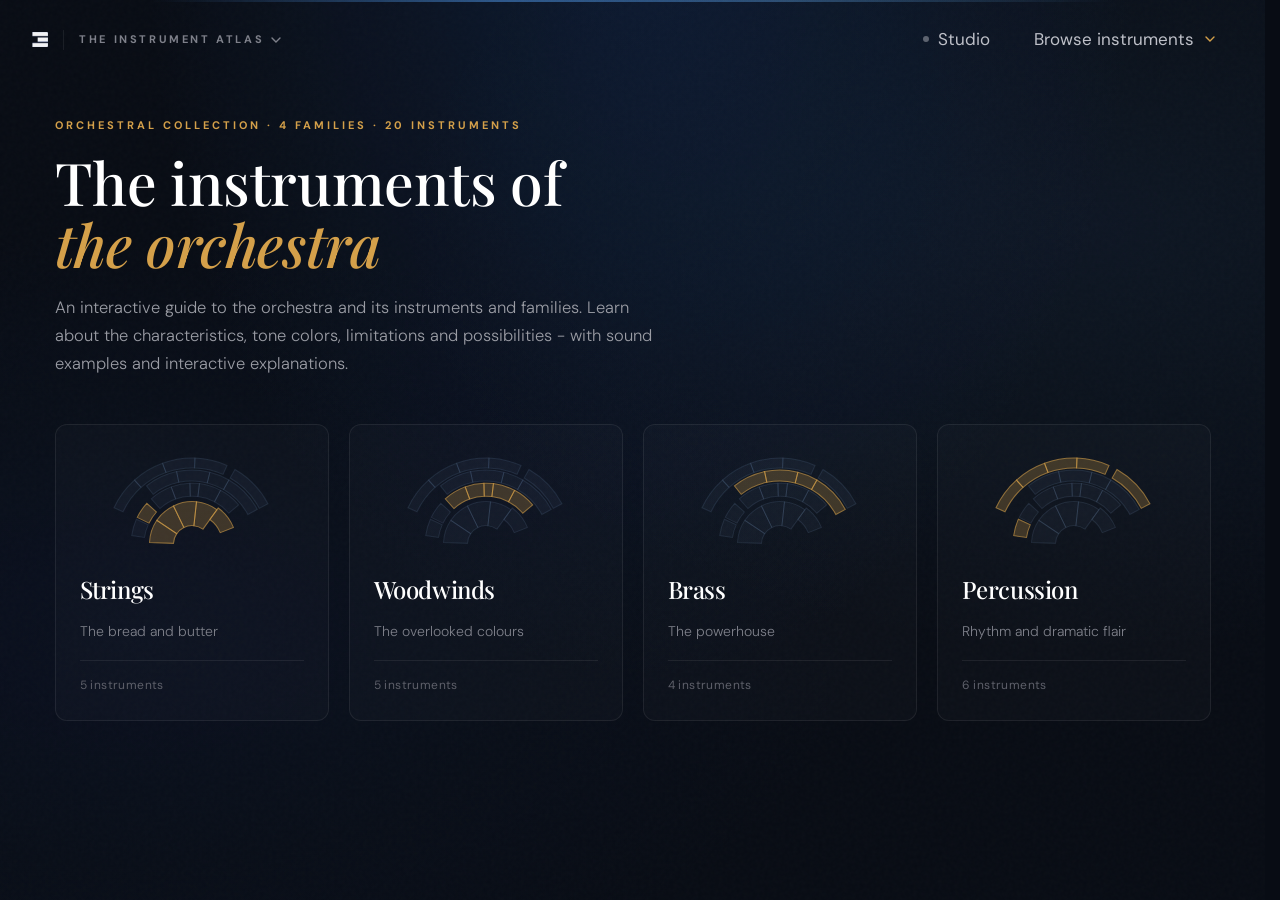
<file: index.html>
<!DOCTYPE html>
<html lang="en">
<head>
<meta charset="utf-8">
<meta name="viewport" content="width=device-width, initial-scale=1">
<title>The Instrument Atlas · Evenant</title>
<meta name="description" content="A reference for composers writing for the orchestra: what each instrument sounds like, where it sits, what it blends with, and where it stops.">
<link rel="preconnect" href="https://fonts.googleapis.com">
<link rel="preconnect" href="https://fonts.gstatic.com" crossorigin>
<link href="https://fonts.googleapis.com/css2?family=DM+Sans:ital,opsz,wght@0,9..40,300;0,9..40,400;0,9..40,500;0,9..40,700;1,9..40,300;1,9..40,400&family=Playfair+Display:ital,wght@0,400;0,500;0,600;0,700;1,400;1,500&display=swap" rel="stylesheet">
<link rel="stylesheet" href="atlas.css">
<link rel="stylesheet" href="evenant-nav.css">
</head>
<body>
<div class="atl" id="atl">
  <!-- Family hover footage, home page only. One <video> per family that has a
       clip, all preload="none" so nothing downloads until a card is hovered.
       The dark gradient sits ABOVE the video: to see the players better lower
       the video opacity, never lighten the gradient, or the headline goes. -->
  <div class="atl-famvid" id="atl-famvid" aria-hidden="true"></div>
  <div class="atl-grain"></div>
  <div class="atl-atmos"></div>

  <div class="atl-topbar" id="atl-topbar">Orchestral Collection · Preview Build</div>
  <div class="atl-topline"></div>

  <nav class="atl-nav ev-bar" id="atl-nav">
    <div class="atl-nav-left">
      <!-- evenant-nav.js renders the logo, the divider and the module name here.
           All three used to be hand-written per page, which is how five headers
           ended up with three logos and five heights. -->
      <div data-ev-switch data-ev-home="#/"></div>
      <div class="atl-nav-sep"></div>
      <div class="atl-nav-crumb" id="atl-nav-crumb"></div>
    </div>
    <div class="atl-nav-right">
      <button class="atl-studio-btn" id="atl-studio-btn" aria-pressed="false" aria-controls="atl-dock">
        <span class="dot" aria-hidden="true"></span>Studio
      </button>
      <div class="atl-select" id="atl-select" data-open="0">
        <button class="atl-select-btn" id="atl-select-btn" aria-haspopup="true" aria-expanded="false">
          <span id="atl-select-label">Browse instruments</span>
          <svg class="chev" width="10" height="6" viewBox="0 0 10 6" fill="none" aria-hidden="true"><path d="M1 1l4 4 4-4" stroke="currentColor" stroke-width="1.4" stroke-linecap="round"/></svg>
        </button>
        <div class="atl-menu" id="atl-menu" role="menu"></div>
      </div>
    </div>
  </nav>

  <main class="atl-main" id="atl-view"></main>

  <!-- Sibling rails. Viewport chrome rather than page content, so they live
       out here and are refilled on each route instead of being rebuilt with
       the view. Empty on the home page, which has no siblings. -->
  <a class="atl-rail atl-rail-l" id="atl-rail-l" hidden></a>
  <a class="atl-rail atl-rail-r" id="atl-rail-r" hidden></a>

  <!-- The studio dock is rendered once, here, deliberately OUTSIDE #atl-view.
       Routing replaces the contents of #atl-view on every navigation; if the
       dock lived in there, playback would stop the moment you clicked a link.
       That is the whole reason it is a dock and not a page. -->
  <aside class="atl-dock" id="atl-dock" aria-label="Studio" hidden></aside>

  <footer class="atl-foot">
    <div class="atl-wrap">
      <div class="atl-foot-grid">
        <div>
          <h4>The Atlas</h4>
          <p>A reference for composers writing for the orchestra: what each instrument sounds like, where it lives, what it can and cannot do. Built from the Cinematic Music curriculum by Arn Andersson.</p>
        </div>
        <div>
          <h4>Audio sources</h4>
          <ul>
            <li><a href="https://theremin.music.uiowa.edu/MIS.html" target="_blank" rel="noopener">University of Iowa MIS</a>, anechoic note-by-note recordings, free of restrictions</li>
            <li><a href="https://philharmonia.co.uk/resources/sound-samples/" target="_blank" rel="noopener">Philharmonia Orchestra</a>, samples recorded by orchestra players</li>
          </ul>
        </div>
        <div>
          <h4>Further reading</h4>
          <ul>
            <li><a href="https://philharmonia.co.uk/resources/instruments/" target="_blank" rel="noopener">Philharmonia: instruments of the orchestra</a></li>
            <li><a href="https://www.metmuseum.org/hubs/open-access" target="_blank" rel="noopener">The Met, Open Access (CC0)</a></li>
          </ul>
        </div>
      </div>
      <p class="fine">Engravings are public domain. Audio demos rendered for this atlas; source libraries credited above. © Evenant.</p>
    </div>
  </footer>

</div>

<script defer src="evenant-modules.js" data-module="atlas"></script>
<script defer src="evenant-nav.js"></script>
<script defer src="atlas-data.js"></script>
<script defer src="atlas.js"></script>
<script defer src="atlas-studio.js"></script>
</body>
</html>
</file>
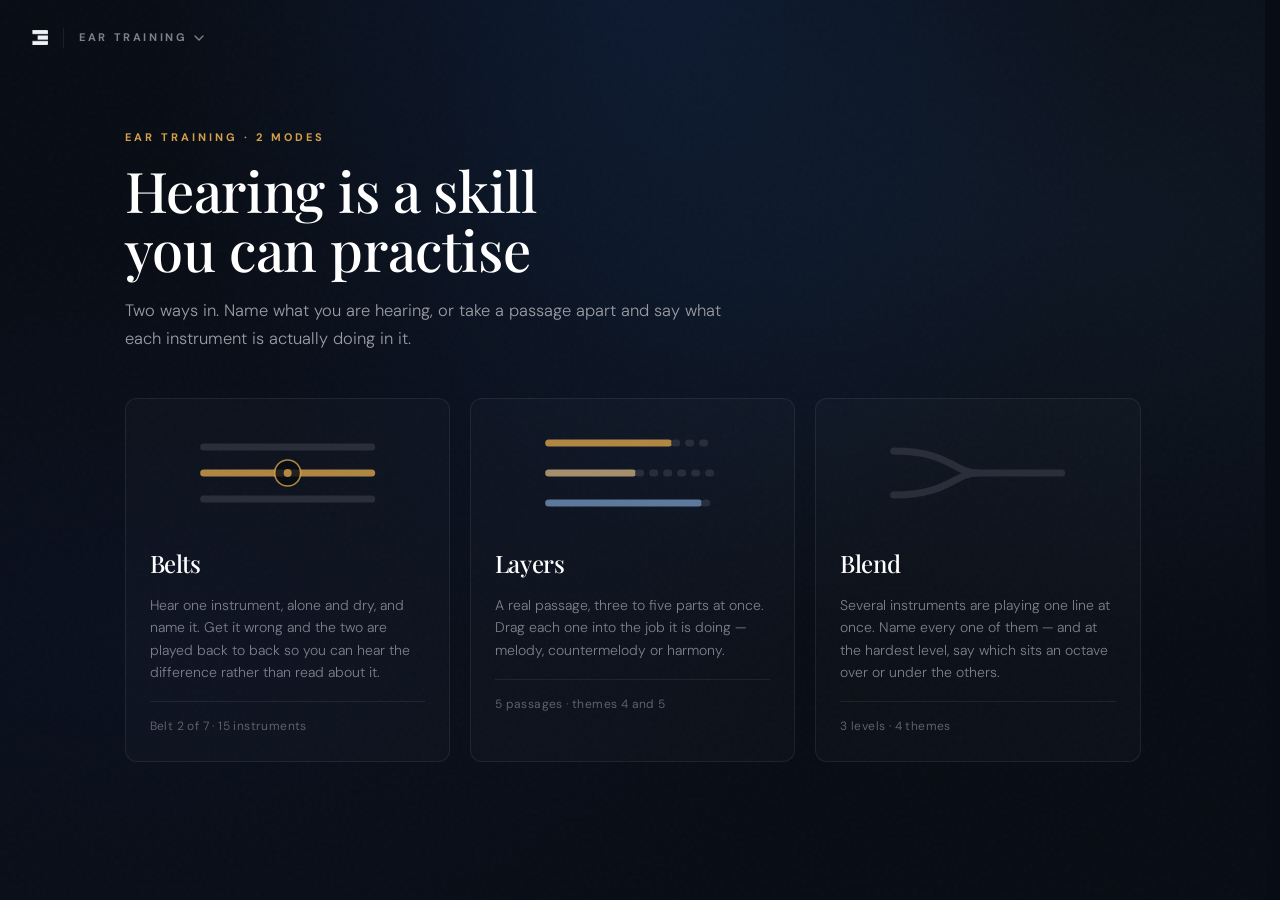
<file: dojo/index.html>
<!DOCTYPE html>
<html lang="en">
<head>
<meta charset="utf-8">
<meta name="viewport" content="width=device-width, initial-scale=1">
<title>Ear Training · Evenant</title>
<meta name="description" content="Ear training for orchestration. Two modes: name the instrument you hear, or sort a passage into the layers it is built from.">
<link rel="preconnect" href="https://fonts.googleapis.com">
<link rel="preconnect" href="https://fonts.gstatic.com" crossorigin>
<link href="https://fonts.googleapis.com/css2?family=DM+Sans:ital,opsz,wght@0,9..40,300;0,9..40,400;0,9..40,500;0,9..40,700;1,9..40,300;1,9..40,400&family=Playfair+Display:ital,wght@0,400;0,500;0,600;0,700;1,400;1,500&display=swap" rel="stylesheet">
<link rel="stylesheet" href="dojo-base.css">
<link rel="stylesheet" href="modes.css">
<link rel="stylesheet" href="../evenant-nav.css">
</head>
<body>
<div class="atl atl-dojo" id="atl">
  <div class="atl-grain"></div>
  <div class="atl-atmos"></div>

  <nav class="atl-nav is-sub ev-bar" id="atl-nav">
    <div class="atl-nav-left">
      <div data-ev-switch></div>
    </div>
  </nav>

  <main class="dj-modes-page">
    <div class="dj-modes-head">
      <div class="atl-eyebrow">Ear Training · 2 modes</div>
      <h1><span>Hearing is a skill</span><span class="atl-serif-em">you can practise</span></h1>
      <p>Two ways in. Name what you are hearing, or take a passage apart and say what each instrument is actually doing in it.</p>
    </div>

    <div class="dj-modes" id="dj-modes"></div>
  </main>

</div>

<script defer src="../evenant-modules.js" data-module="dojo"></script>
<script defer src="../evenant-nav.js"></script>
<script defer src="modes.js"></script>
</body>
</html>
</file>
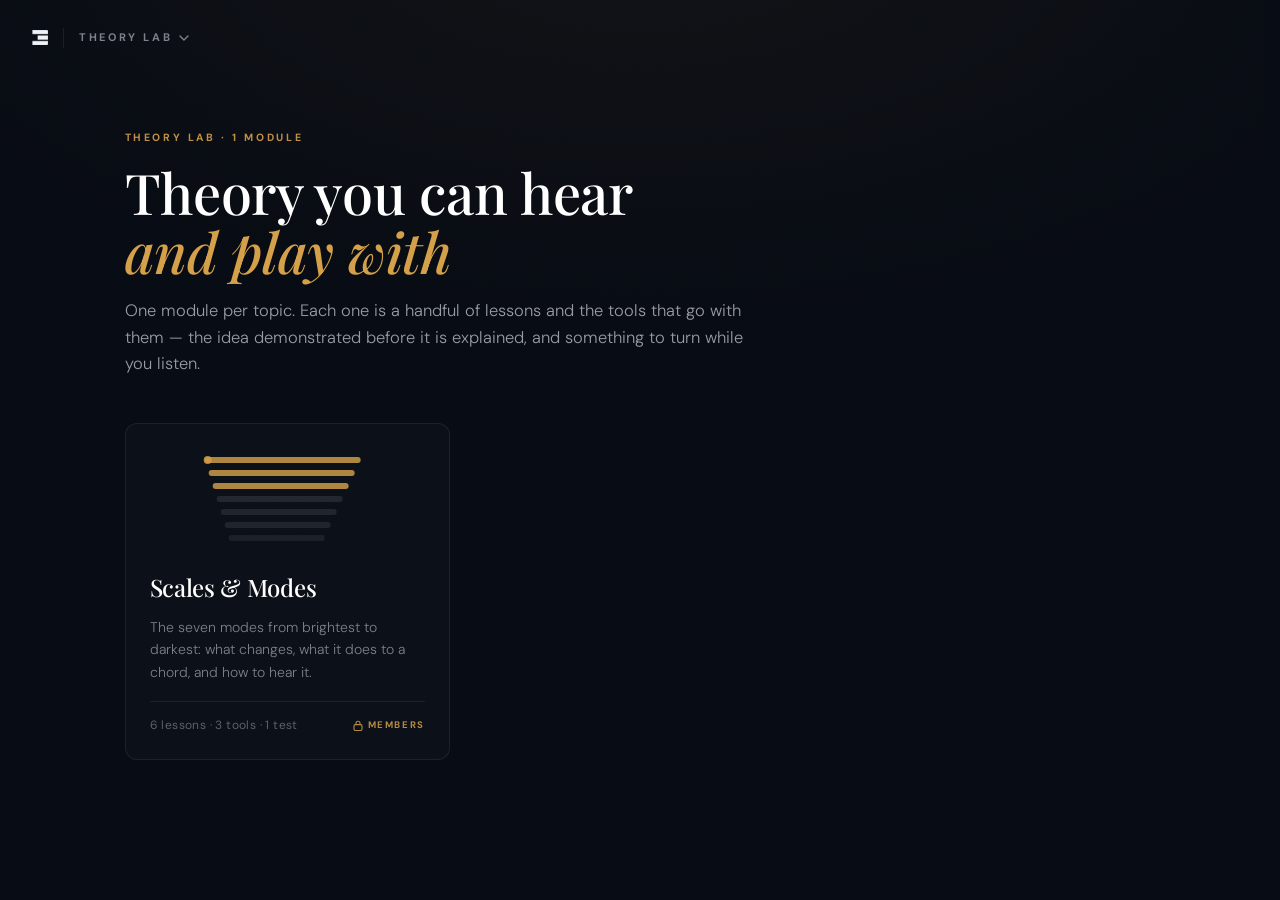
<file: theory-lab/index.html>
<!DOCTYPE html>
<html lang="en">
<head>
<meta charset="utf-8">
<meta name="viewport" content="width=device-width, initial-scale=1">
<title>Theory Lab · Evenant</title>
<meta name="description" content="Theory you can hear and play with. One module per topic, starting with scales and modes.">
<link rel="preconnect" href="https://fonts.googleapis.com">
<link rel="preconnect" href="https://fonts.gstatic.com" crossorigin>
<link href="https://fonts.googleapis.com/css2?family=DM+Sans:ital,opsz,wght@0,9..40,300;0,9..40,400;0,9..40,500;0,9..40,700;1,9..40,300;1,9..40,400&family=Playfair+Display:ital,wght@0,400;0,500;0,600;0,700;1,400;1,500&display=swap" rel="stylesheet">
<link rel="stylesheet" href="lab.css">
<link rel="stylesheet" href="../evenant-nav.css">
</head>
<body>
<!-- THE LAB HOME IS NOT GATED. It lists every module, open ones go straight in,
     and a members-only one is still a link, because the code prompt is on the
     other side of it. A visitor who has bought nothing should be able to see
     what there is. -->
<div class="lab" id="lab">
  <div class="lab-grain"></div>
  <div class="lab-atmos"></div>

  <nav class="atl-nav is-sub ev-bar" id="lab-nav">
    <div class="atl-nav-left">
      <div data-ev-switch></div>
    </div>
  </nav>

  <main class="lab-page">
    <div class="lab-head">
      <div class="lab-eyebrow" id="lab-count">Theory Lab</div>
      <h1><span>Theory you can hear</span><span class="lab-serif-em">and play with</span></h1>
      <p>One module per topic. Each one is a handful of lessons and the tools that go with them — the idea demonstrated before it is explained, and something to turn while you listen.</p>
    </div>
    <div class="lab-modules" id="lab-modules"></div>
  </main>
</div>

<script defer src="../evenant-modules.js" data-module="lab"></script>
<script defer src="../evenant-nav.js"></script>
<script defer src="modules.js"></script>
<script defer src="lab.js"></script>
</body>
</html>
</file>
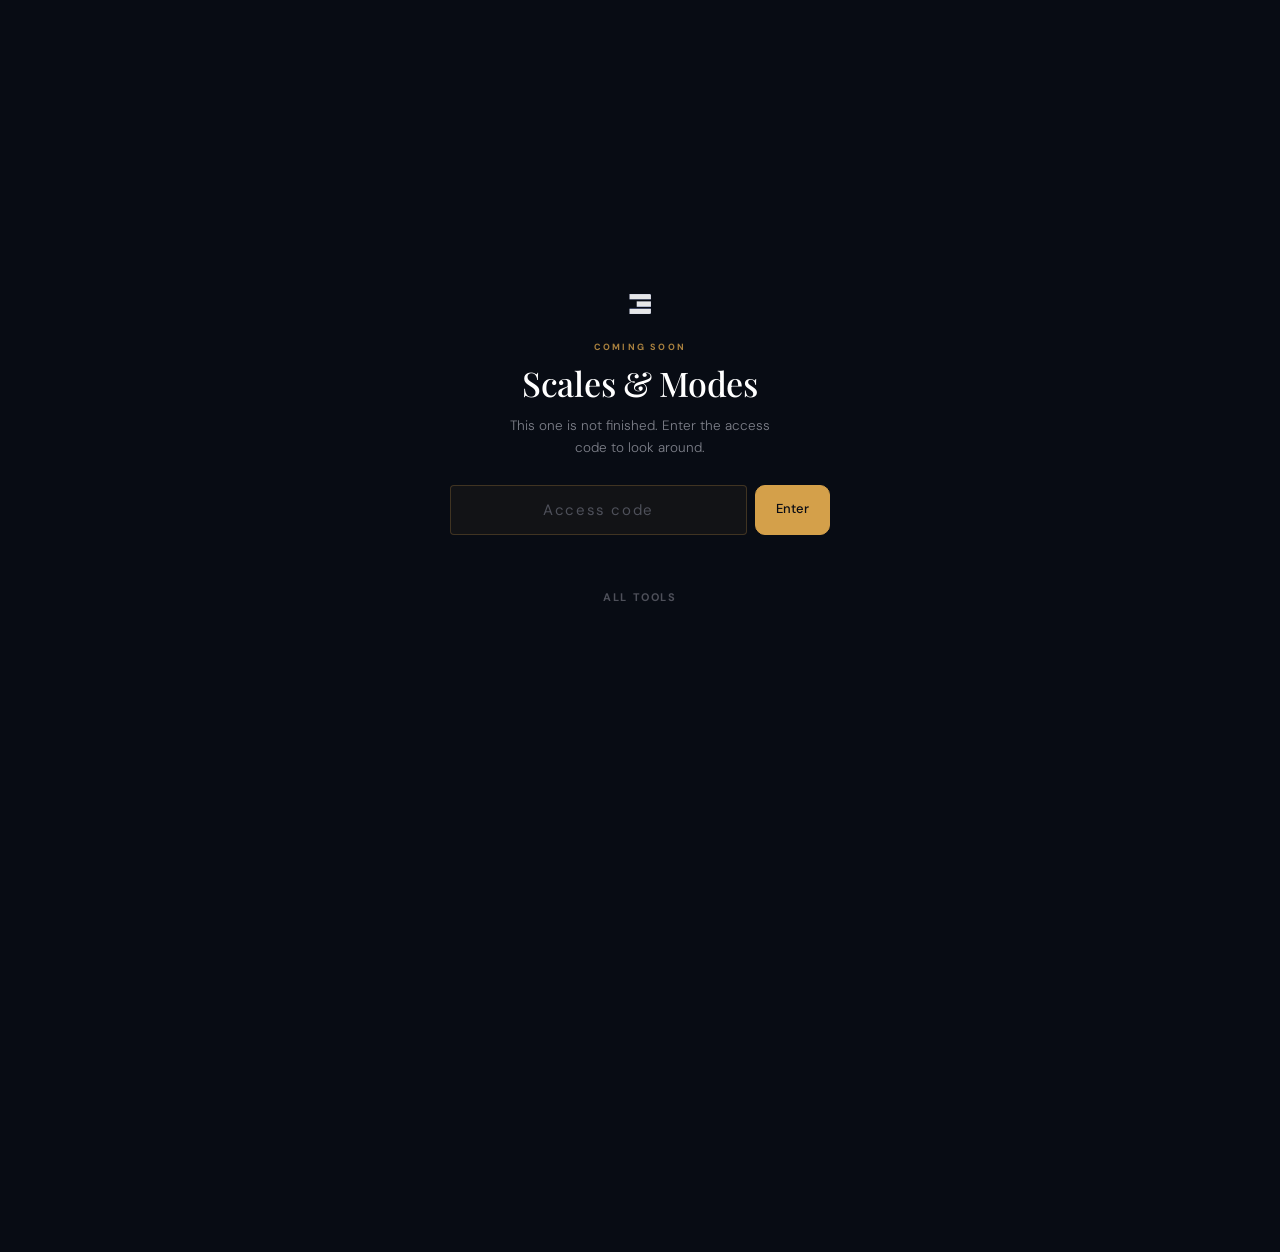
<file: theory-lab/modes/index.html>
<!DOCTYPE html>
<html lang="en">
<head>
<meta charset="utf-8">
<meta name="viewport" content="width=device-width, initial-scale=1">
<title>Scales &amp; Modes · Theory Lab · Evenant</title>
<meta name="description" content="Six lessons, three tools and a quiz: the seven modes from brightest to darkest.">
<link rel="preconnect" href="https://fonts.googleapis.com">
<link rel="preconnect" href="https://fonts.gstatic.com" crossorigin>
<link href="https://fonts.googleapis.com/css2?family=DM+Sans:ital,opsz,wght@0,9..40,300;0,9..40,400;0,9..40,500;0,9..40,700;1,9..40,300;1,9..40,400&family=Playfair+Display:ital,wght@0,400;0,500;0,600;0,700;1,400;1,500&display=swap" rel="stylesheet">
<link rel="stylesheet" href="../../evenant-gate.css">
<script>document.documentElement.dataset.gate = 'locked';</script>
<link rel="stylesheet" href="../lab.css">
<link rel="stylesheet" href="modes.css">
<link rel="stylesheet" href="../../evenant-nav.css">
</head>
<body>
<div class="lab" id="lab">
  <div class="lab-grain"></div>
  <div class="lab-atmos"></div>

  <nav class="atl-nav is-sub ev-bar" id="lab-nav">
    <div class="atl-nav-left">
      <div data-ev-switch data-ev-home="../index.html"></div>
      <div class="atl-nav-sep"></div>
      <div class="atl-nav-crumb">
        <div class="lab-crumb"><a href="../index.html">Modules</a><i>/</i><span>Scales &amp; Modes</span></div>
      </div>
    </div>
  </nav>

  <main class="lab-page">
    <div class="lab-head">
      <div class="lab-eyebrow">Module 1 · 6 lessons · 3 tools · 1 test</div>
      <h1><span>Seven modes,</span><span class="lab-serif-em">one note apart</span></h1>
      <p>Line them up from brightest to darkest and every step lowers exactly one degree. That is the theory and it is also how to hear them — against a drone, one note at a time.</p>
    </div>

    <section class="md-section">
      <h2>Lessons</h2>
      <div class="md-lessons" id="md-lessons"></div>
    </section>

    <section class="md-section">
      <h2>Tools</h2>
      <div class="md-tools" id="md-tools"></div>
    </section>

    <section class="md-section">
      <h2>Test yourself</h2>
      <div id="md-test"></div>
    </section>
  </main>
</div>

<script defer src="../../evenant-modules.js" data-module="lab"></script>
<script defer src="../../evenant-gate.js" data-gate="lab-modes" data-gate-hash="g1ctlzg"
        data-gate-name="Scales &amp; Modes"></script>
<script defer src="../../evenant-nav.js"></script>
<script defer src="../../evenant-theory.js"></script>
<script defer src="themes.js"></script>
<script defer src="mode-copy.js"></script>
<script defer src="data.js"></script>
<script defer src="home.js"></script>
</body>
</html>
</file>
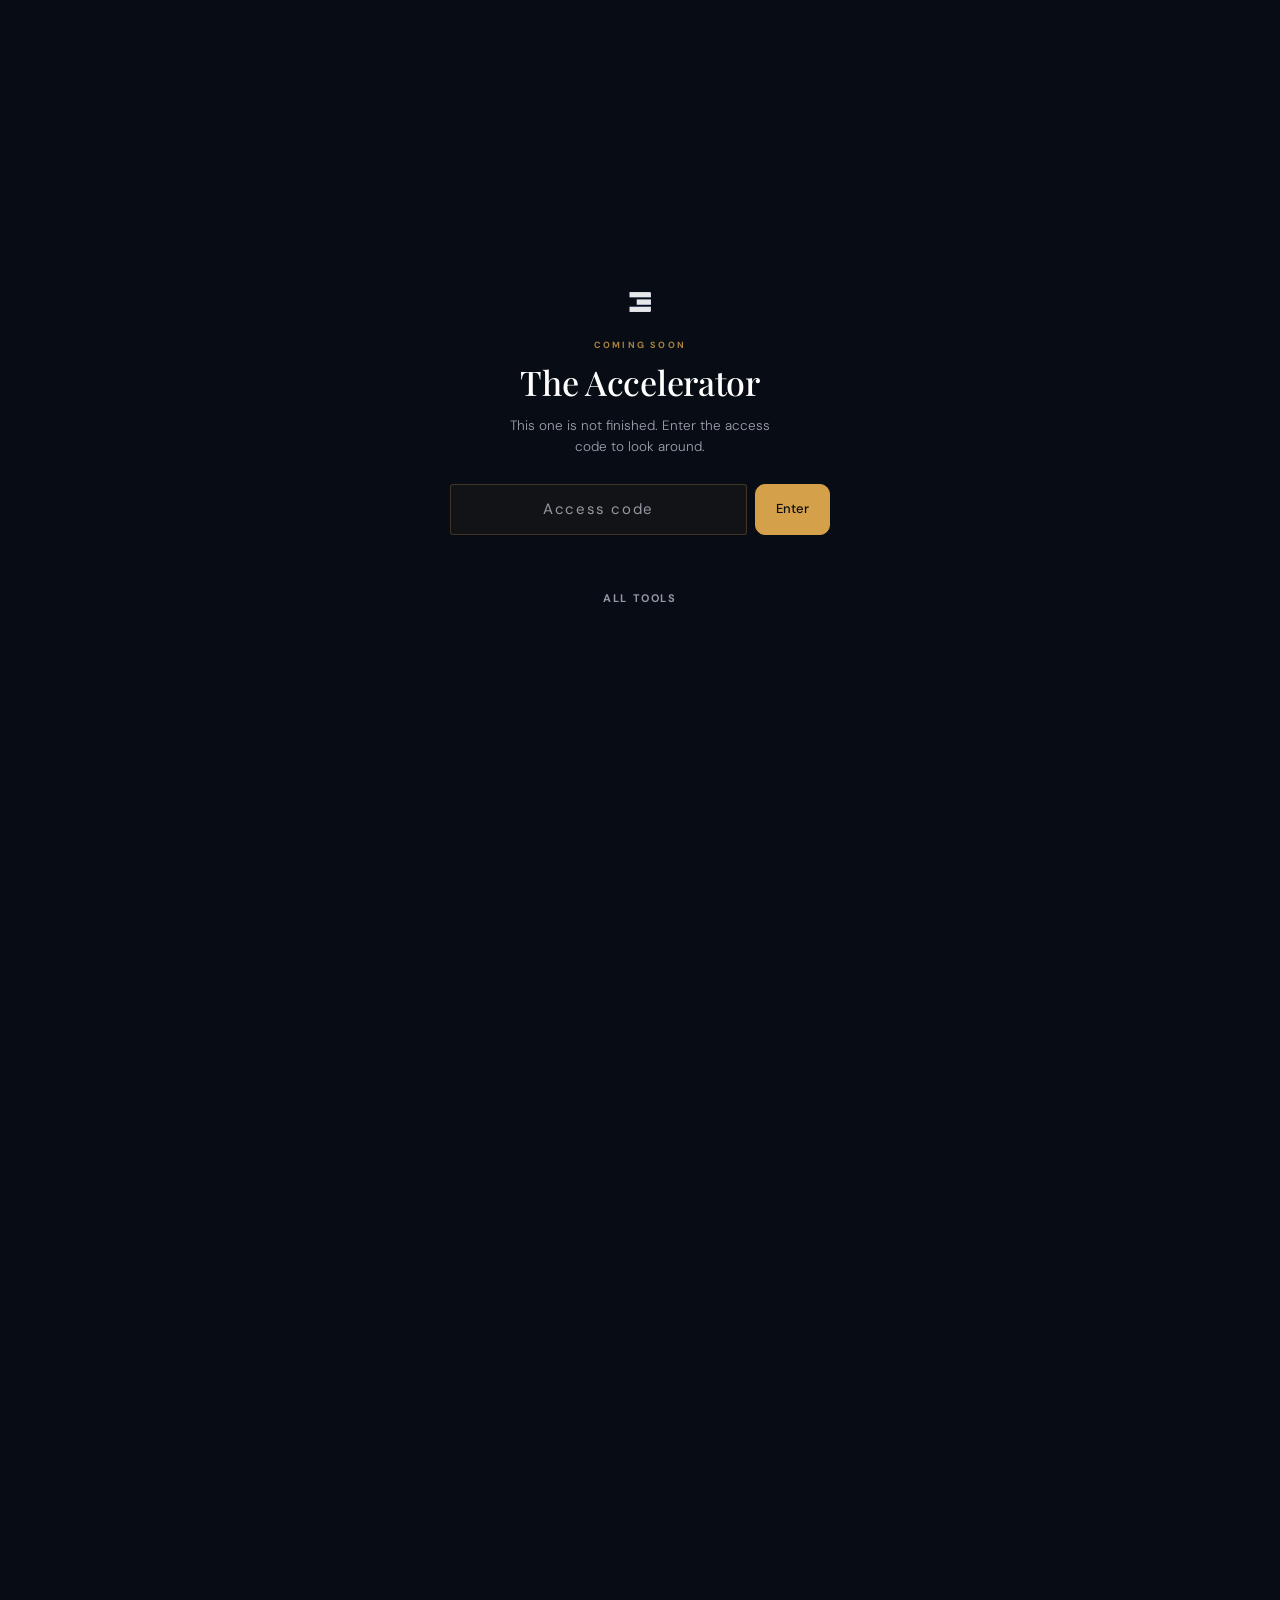
<file: accelerator.html>
<!DOCTYPE html>
<html lang="en">
<head>
<meta charset="utf-8">
<meta name="viewport" content="width=device-width, initial-scale=1">
<title>The Accelerator — Evenant</title>
<meta name="description" content="An interactive companion to the Cinematic Music Accelerator. Every concept demonstrated before it is explained.">
<link rel="preconnect" href="https://fonts.googleapis.com">
<link rel="preconnect" href="https://fonts.gstatic.com" crossorigin>
<link href="https://fonts.googleapis.com/css2?family=DM+Sans:opsz,wght@9..40,300;9..40,400;9..40,500;9..40,700&family=Playfair+Display:ital,wght@0,400;0,500;0,600;1,400;1,500&display=swap" rel="stylesheet">
<link rel="stylesheet" href="evenant-gate.css">
<!-- Held back until the code is typed. This line runs before anything paints,
     which the gate's own deferred script cannot; see evenant-gate.js, and note
     what it says about this being a curtain rather than a lock. -->
<script>document.documentElement.dataset.gate = 'locked';</script>
<link rel="stylesheet" href="accelerator/base.css">
<link rel="stylesheet" href="accelerator/ui.css">
<link rel="stylesheet" href="evenant-nav.css">
</head>
<body>
<div class="grain"></div>
<div class="atmos"></div>

<!-- evenant-nav.js draws the logo, the divider, the module name and the chevron
     into [data-ev-switch]. Same component as the atlas, the dojo and the viewer;
     nothing about the bar is defined in this repository twice. The breadcrumb
     beside it is filled by app.js on every route. -->
<nav class="nav ev-bar" id="atl-nav">
  <div class="nav-l">
    <div data-ev-switch data-ev-home="#/"></div>
    <div class="atl-nav-sep"></div>
    <div class="atl-nav-crumb" id="atl-nav-crumb"></div>
  </div>
</nav>

<main id="view"></main>

<script defer src="evenant-modules.js" data-module="accelerator"></script>
<script defer src="evenant-gate.js" data-gate="accelerator" data-gate-hash="g3j74oa"
        data-gate-name="The Accelerator"></script>
<script defer src="evenant-nav.js"></script>
<script defer src="accelerator/data.js"></script>
<script defer src="accelerator/model.js"></script>
<script defer src="accelerator/audio.js"></script>
<script defer src="accelerator/widgets.js"></script>
<script defer src="accelerator/app.js"></script>
</body>
</html>
</file>
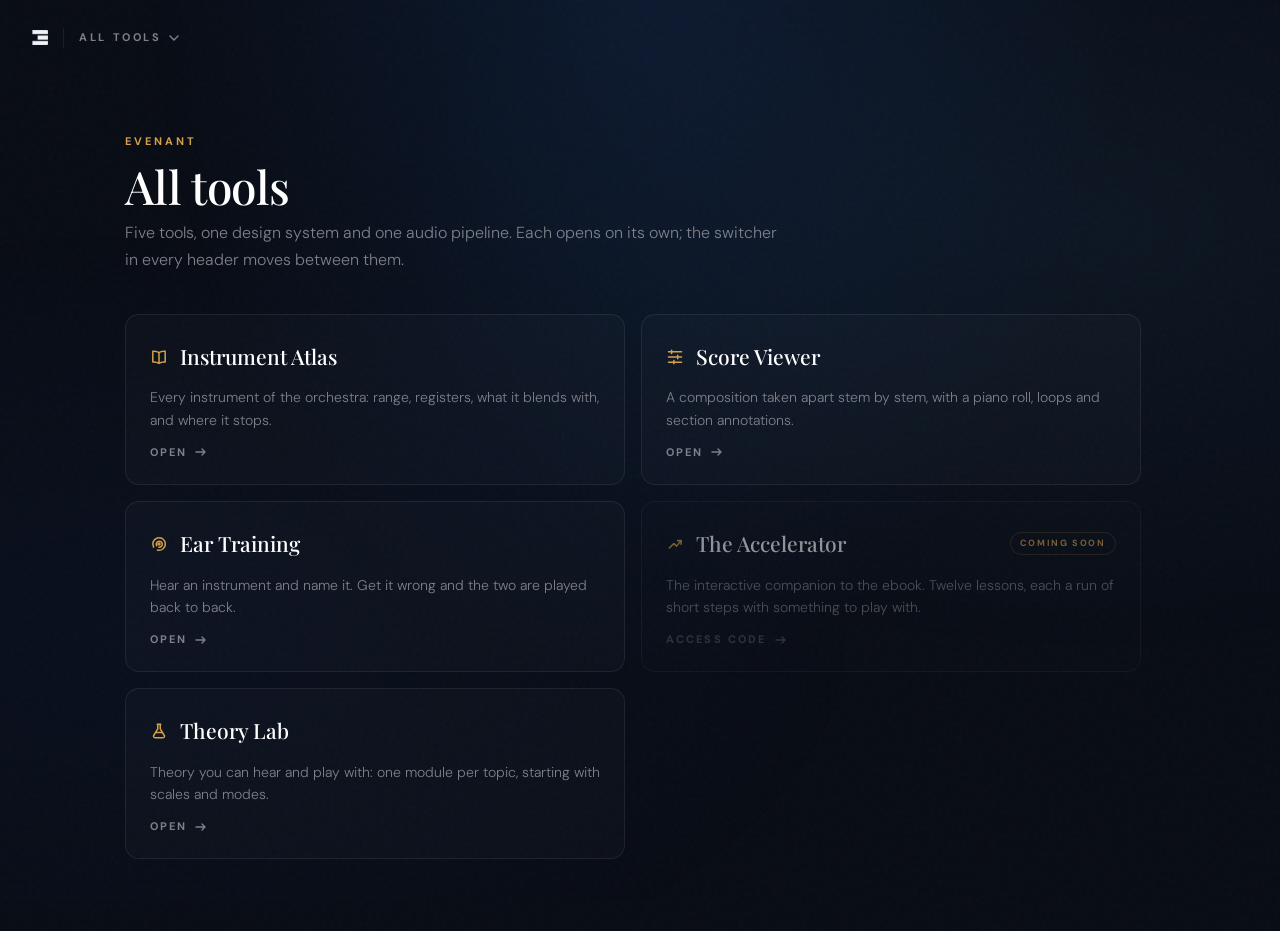
<file: tools.html>
<!DOCTYPE html>
<html lang="en">
<head>
<meta charset="utf-8">
<meta name="viewport" content="width=device-width, initial-scale=1">
<title>All tools · Evenant</title>
<meta name="description" content="Every Evenant tool in one place: the Instrument Atlas, the Score Viewer, Ear Training and the Accelerator.">
<link rel="preconnect" href="https://fonts.googleapis.com">
<link rel="preconnect" href="https://fonts.gstatic.com" crossorigin>
<link href="https://fonts.googleapis.com/css2?family=DM+Sans:ital,opsz,wght@0,9..40,300;0,9..40,400;0,9..40,500;0,9..40,700;1,9..40,400&family=Playfair+Display:ital,wght@0,400;0,500;1,400;1,500&display=swap" rel="stylesheet">
<style>
/* ============================================================================
   ALL TOOLS
   ----------------------------------------------------------------------------
   The switcher's hub. Design system from HANDOFF §2; the card treatment is the
   atlas's — 1px hairline, near-transparent fill, warming to gold on hover.

   It exists to get you into a tool and nowhere else. No marketing, no account,
   no resource library. Direct links to a tool still open that tool: nothing
   routes through here.
   ============================================================================ */
*,*::before,*::after{margin:0;padding:0;box-sizing:border-box}
:root{--bg:#080C14;--gold:#D4A04A;--gold-lift:#DEB05A;--text:#BEC0C8;--dim:#7E808A;
  --faint:#4E505A;--hair:rgba(255,255,255,.07);--hair-gold:rgba(212,160,74,.24)}
html{background:var(--bg);overflow-y:scroll;scrollbar-gutter:stable}
body{font-family:'DM Sans',-apple-system,sans-serif;font-size:17px;line-height:1.7;
  color:var(--text);background:var(--bg);-webkit-font-smoothing:antialiased;
  min-height:100vh;position:relative;overflow-x:hidden}
a{color:inherit;text-decoration:none}
h1,h2{font-family:'Playfair Display',Georgia,serif;font-weight:500;color:#fff;letter-spacing:-.4px}
:focus-visible{outline:2px solid var(--gold);outline-offset:3px;border-radius:3px}

.grain{position:fixed;inset:-50%;width:200%;height:200%;z-index:0;pointer-events:none;
  background-image:url("data:image/svg+xml,%3Csvg viewBox='0 0 512 512' xmlns='http://www.w3.org/2000/svg'%3E%3Cfilter id='n'%3E%3CfeTurbulence type='fractalNoise' baseFrequency='0.85' numOctaves='4' stitchTiles='stitch'/%3E%3C/filter%3E%3Crect width='100%25' height='100%25' filter='url(%23n)' opacity='0.025'/%3E%3C/svg%3E")}
.atmos{position:fixed;inset:0;z-index:0;pointer-events:none;
  background:radial-gradient(ellipse at 50% -10%,rgba(30,80,160,.20) 0%,transparent 55%),
             radial-gradient(ellipse at 85% 25%,rgba(74,140,212,.08) 0%,transparent 45%),
             radial-gradient(ellipse at 10% 70%,rgba(20,50,120,.10) 0%,transparent 45%)}


main{position:relative;z-index:10;max-width:1080px;margin:0 auto;padding:56px 32px 72px}
.eyebrow{font-size:11px;font-weight:700;letter-spacing:3px;text-transform:uppercase;color:var(--gold)}
h1{font-size:clamp(32px,4.4vw,46px);line-height:1.1;margin:10px 0 8px}
.lede{font-size:16px;color:var(--dim);font-weight:300;max-width:60ch;margin-bottom:40px}

.grid{display:grid;grid-template-columns:repeat(2,minmax(0,1fr));gap:16px}
.card{display:flex;flex-direction:column;gap:12px;padding:24px 24px 22px;
  border:1px solid var(--hair);border-radius:14px;background:rgba(255,255,255,.02);
  transition:border-color .25s,background .25s,transform .25s}
a.card:hover{border-color:var(--hair-gold);background:rgba(212,160,74,.05);transform:translateY(-2px)}
.card-head{display:flex;align-items:center;gap:12px}
.card-head svg{width:18px;height:18px;flex:0 0 auto;color:var(--gold)}
.card-head b{font-family:'Playfair Display',Georgia,serif;font-weight:500;font-size:21px;color:#fff}
.card p{font-size:14px;color:var(--dim);font-weight:300;line-height:1.6;flex:1 1 auto}
.card .go{display:flex;align-items:center;gap:8px;font-size:11px;font-weight:700;
  letter-spacing:2.2px;text-transform:uppercase;color:var(--dim);transition:color .25s}
a.card:hover .go{color:var(--gold)}
.card[data-soon] {opacity:.55}
.card[data-soon] .go{color:var(--faint)}
.here{margin-left:auto;font-size:9px;font-weight:700;letter-spacing:1.6px;text-transform:uppercase;
  color:var(--gold);border:1px solid var(--hair-gold);border-radius:100px;padding:3px 9px}

@media (max-width:760px){
  main{padding:36px 20px 56px}
  .grid{grid-template-columns:1fr}
  .card{padding:20px}
}
@media (prefers-reduced-motion:reduce){ a.card:hover{transform:none} }
</style>
<link rel="stylesheet" href="evenant-nav.css">
</head>
<body>
<div class="grain"></div>
<div class="atmos"></div>

<nav class="nav ev-bar">
  <div data-ev-switch></div>
</nav>

<main>
  <div class="eyebrow">Evenant</div>
  <h1>All tools</h1>
  <p class="lede">Five tools, one design system and one audio pipeline. Each opens on its own; the switcher in every header moves between them.</p>
  <div class="grid" id="grid"></div>
</main>

<script defer src="evenant-modules.js" data-module="tools"></script>
<script defer src="evenant-nav.js"></script>
<script defer src="tools.js"></script>
</body>
</html>
</file>
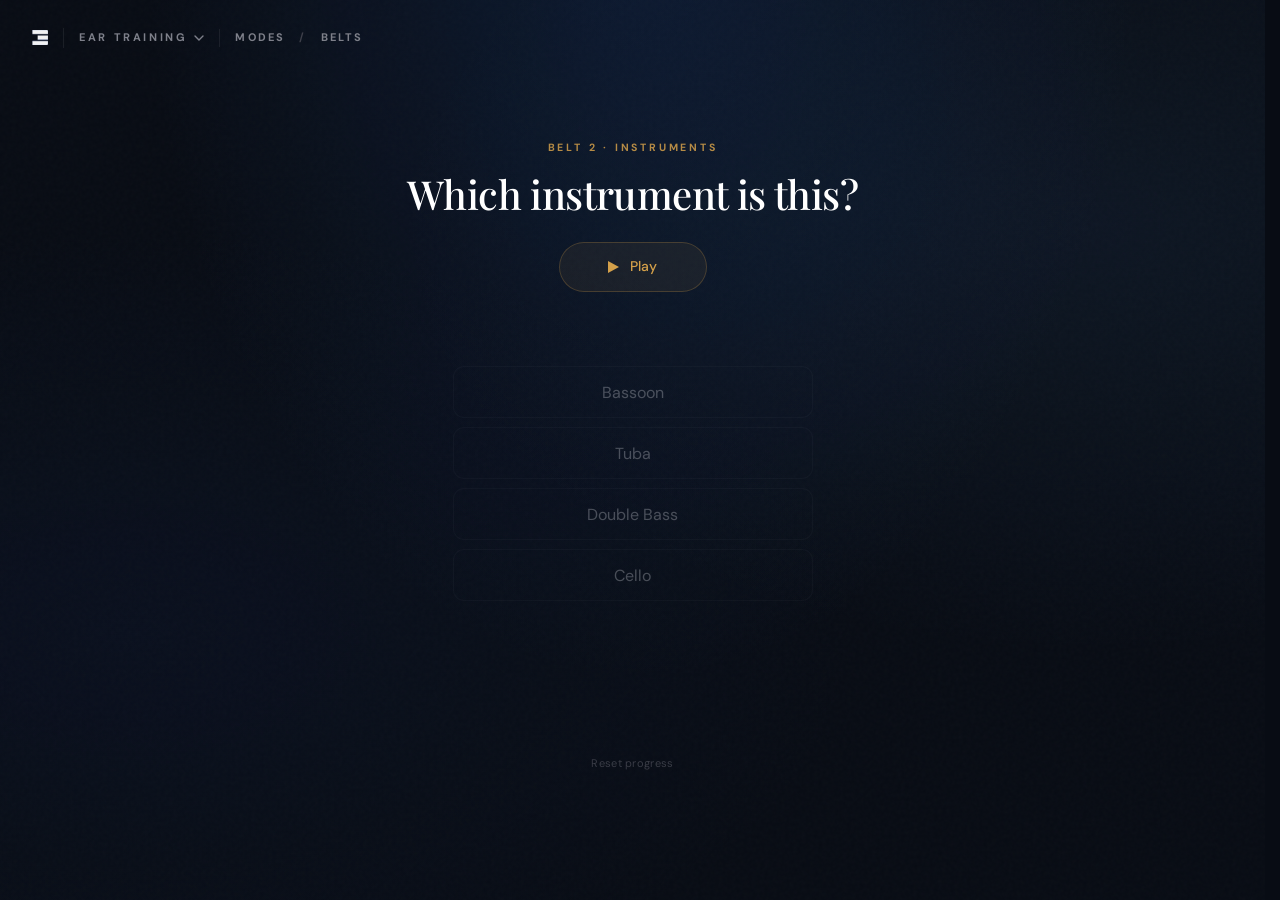
<file: dojo/belts.html>
<!DOCTYPE html>
<html lang="en">
<head>
<meta charset="utf-8">
<meta name="viewport" content="width=device-width, initial-scale=1">
<title>Belts · Ear Training · Evenant</title>
<meta name="description" content="Ear training for orchestration: hear an instrument, name it, and when you are wrong, hear the two side by side.">
<link rel="preconnect" href="https://fonts.googleapis.com">
<link rel="preconnect" href="https://fonts.gstatic.com" crossorigin>
<link href="https://fonts.googleapis.com/css2?family=DM+Sans:ital,opsz,wght@0,9..40,300;0,9..40,400;0,9..40,500;0,9..40,700;1,9..40,300;1,9..40,400&family=Playfair+Display:ital,wght@0,400;0,500;0,600;0,700;1,400;1,500&display=swap" rel="stylesheet">
<link rel="stylesheet" href="dojo-base.css">
<link rel="stylesheet" href="dojo.css">
<link rel="stylesheet" href="../evenant-nav.css">
</head>
<body>
<div class="atl atl-dojo" id="atl">
  <div class="atl-grain"></div>
  <div class="atl-atmos"></div>

  <nav class="atl-nav is-sub ev-bar" id="atl-nav">
    <div class="atl-nav-left">
      <div data-ev-switch data-ev-home="index.html"></div>
      <div class="atl-nav-sep"></div>
      <div class="atl-nav-crumb">
        <div class="atl-crumb"><a href="index.html">Modes</a><i>/</i><span>Belts</span></div>
      </div>
    </div>
    <div class="atl-nav-right">
      <div class="dj-score" id="dj-score" aria-live="off"></div>
    </div>
  </nav>

  <!-- One centred column, anchored a fixed distance from the top rather than
       vertically centred: the card grows when an answer is revealed, and a
       centred column would slide the whole question up the screen every time. -->
  <main class="atl-main">
    <div class="dj-col">
      <div class="dj-eyebrow" id="dj-belt"></div>
      <h1 class="dj-display" id="dj-display"></h1>

      <button class="dj-play" id="dj-play" aria-label="Play the clip">
        <span class="ico" aria-hidden="true"></span><span id="dj-play-lbl">Play</span>
      </button>
      <div class="dj-meter" id="dj-meter" aria-hidden="true"><i id="dj-bar-fill"></i></div>
      <div class="dj-note" id="dj-note"></div>

      <div class="dj-options" id="dj-options" role="group" aria-label="Answers"></div>
      <div class="dj-result" id="dj-result" aria-live="polite"></div>

      <button class="dj-reset" id="dj-reset">Reset progress</button>
    </div>
  </main>

</div>

<!-- atlas-data.js first: INSTRUMENTS supplies the names, families, epithets and
     the deep links back into the atlas, so the dojo can never drift out of step
     with the reference it is practising. Then the dojo's own data, then the
     renderer. All deferred, in dependency order, never async. -->
<script defer src="../evenant-modules.js" data-module="dojo"></script>
<script defer src="../evenant-nav.js"></script>
<script defer src="../atlas-data.js"></script>
<script defer src="audio.js"></script>
<script defer src="dojo-data.js"></script>
<script defer src="dojo.js"></script>
</body>
</html>
</file>
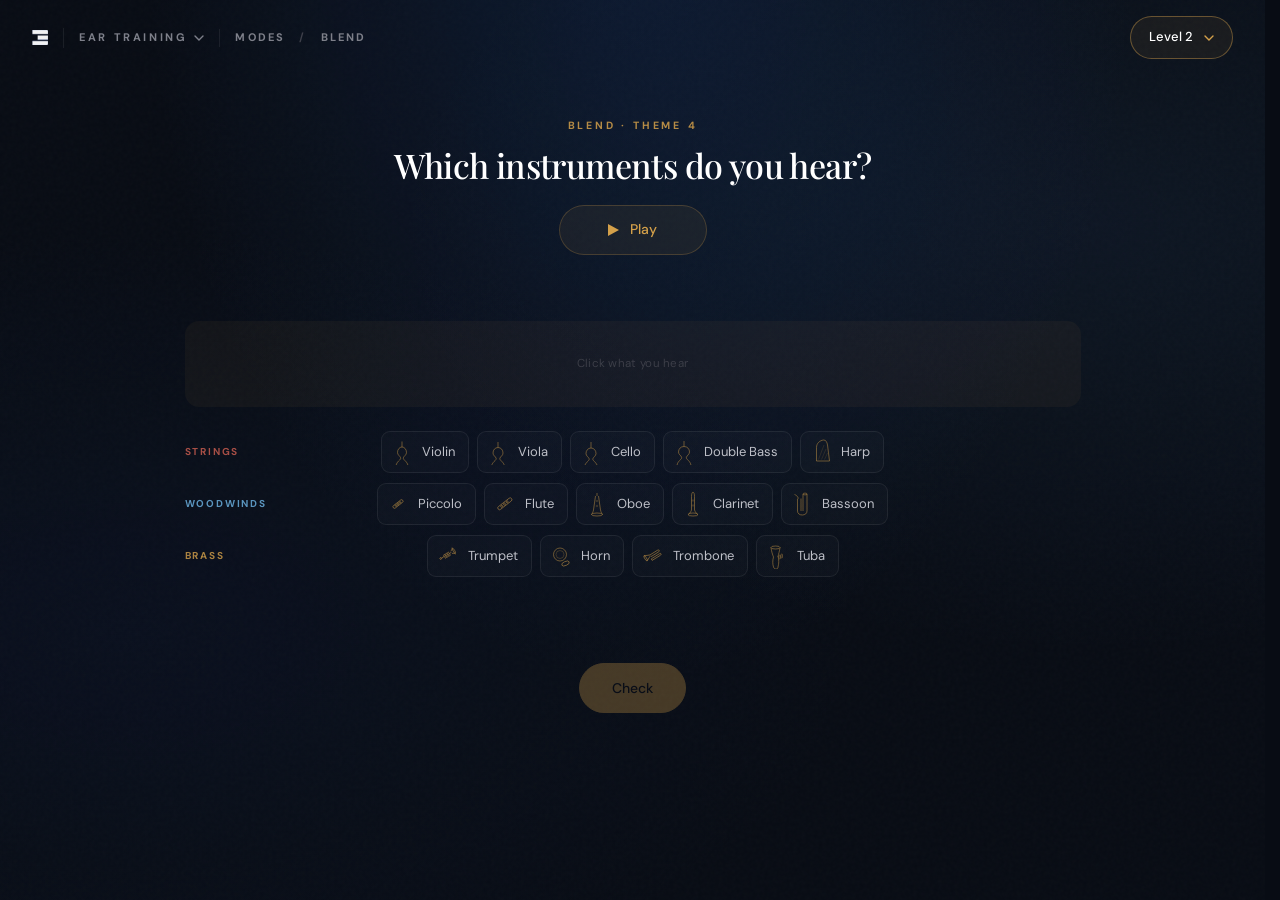
<file: dojo/blend.html>
<!DOCTYPE html>
<html lang="en">
<head>
<meta charset="utf-8">
<meta name="viewport" content="width=device-width, initial-scale=1">
<title>Blend · Ear Training · Evenant</title>
<meta name="description" content="Which instruments do you hear? Pick them out of the orchestra, and at the hardest level say where each one sits.">
<link rel="preconnect" href="https://fonts.googleapis.com">
<link rel="preconnect" href="https://fonts.gstatic.com" crossorigin>
<link href="https://fonts.googleapis.com/css2?family=DM+Sans:ital,opsz,wght@0,9..40,300;0,9..40,400;0,9..40,500;0,9..40,700;1,9..40,300;1,9..40,400&family=Playfair+Display:ital,wght@0,400;0,500;0,600;0,700;1,400;1,500&display=swap" rel="stylesheet">
<link rel="stylesheet" href="dojo-base.css">
<link rel="stylesheet" href="blend.css">
<link rel="stylesheet" href="../evenant-nav.css">
</head>
<body>
<div class="atl atl-dojo" id="atl">
  <div class="atl-grain"></div>
  <div class="atl-atmos"></div>

  <nav class="atl-nav is-sub ev-bar" id="atl-nav">
    <div class="atl-nav-left">
      <div data-ev-switch data-ev-home="index.html"></div>
      <div class="atl-nav-sep"></div>
      <div class="atl-nav-crumb">
        <div class="atl-crumb"><a href="index.html">Modes</a><i>/</i><span>Blend</span></div>
      </div>
    </div>
    <div class="atl-nav-right">
      <div class="dj-score" id="bl-score" aria-live="off"></div>
      <!-- The level selector sits where Browse instruments sits in the atlas:
           same pill, same chevron, same menu surface as the module switcher. -->
      <div class="bl-level" id="bl-level" data-open="0">
        <button class="atl-select-btn" id="bl-level-btn" aria-haspopup="menu"
                aria-expanded="false" aria-controls="bl-level-menu">
          <span id="bl-level-label">Orchestra</span>
          <svg class="chev" width="10" height="6" viewBox="0 0 10 6" fill="none" aria-hidden="true">
            <path d="M1 1l4 4 4-4" stroke="currentColor" stroke-width="1.4" stroke-linecap="round"/></svg>
        </button>
        <div class="ev-menu" id="bl-level-menu" role="menu" aria-labelledby="bl-level-btn" hidden></div>
      </div>
    </div>
  </nav>

  <main class="atl-main">
    <div class="bl-col">
      <div class="dj-eyebrow" id="bl-eyebrow"></div>
      <h1 class="dj-display" id="bl-display"></h1>

      <button class="dj-play" id="bl-play" aria-label="Play the passage">
        <span class="ico" aria-hidden="true"></span><span id="bl-play-lbl">Play</span>
      </button>
      <div class="dj-meter" id="bl-meter" aria-hidden="true"><i id="bl-fill"></i></div>
      <div class="bl-count" id="bl-count"></div>

      <!-- What you have chosen, lifted out of the grid. At level 3 this is
           three rows instead of one band. Its height is reserved so the grid
           below does not jump when the first card lands. -->
      <div class="bl-heard" id="bl-heard" role="group" aria-label="What you hear"></div>

      <!-- The candidates, grouped by family, in the family's own colour. -->
      <div class="bl-pool" id="bl-pool" role="group" aria-label="Instruments"></div>

      <div class="bl-ab" id="bl-ab" aria-live="polite"></div>
      <div class="bl-actions" id="bl-actions"></div>
      <p class="bl-note is-ghost" id="bl-note">&nbsp;</p>
    </div>
  </main>
</div>

<script defer src="../evenant-modules.js" data-module="dojo"></script>
<script defer src="../evenant-nav.js"></script>
<script defer src="../atlas-data.js"></script>
<script defer src="audio.js"></script>
<script defer src="themes.js"></script>
<script defer src="dojo-data.js"></script>
<script defer src="blend-data.js"></script>
<script defer src="blend.js"></script>
</body>
</html>
</file>
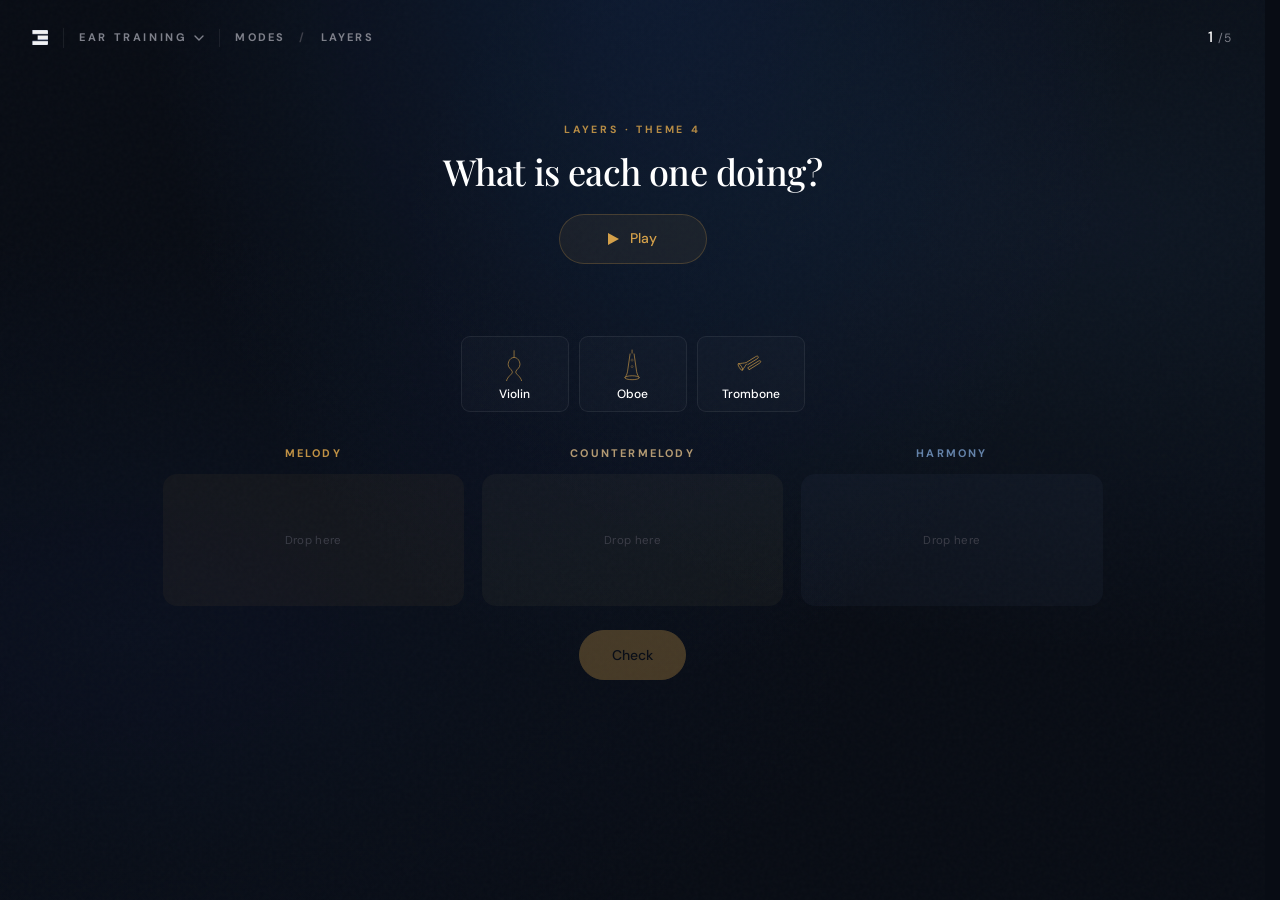
<file: dojo/layers.html>
<!DOCTYPE html>
<html lang="en">
<head>
<meta charset="utf-8">
<meta name="viewport" content="width=device-width, initial-scale=1">
<title>Layers · Ear Training · Evenant</title>
<meta name="description" content="Take a real passage apart: drag each instrument into the job it is doing — melody, countermelody or harmony.">
<link rel="preconnect" href="https://fonts.googleapis.com">
<link rel="preconnect" href="https://fonts.gstatic.com" crossorigin>
<link href="https://fonts.googleapis.com/css2?family=DM+Sans:ital,opsz,wght@0,9..40,300;0,9..40,400;0,9..40,500;0,9..40,700;1,9..40,300;1,9..40,400&family=Playfair+Display:ital,wght@0,400;0,500;0,600;0,700;1,400;1,500&display=swap" rel="stylesheet">
<link rel="stylesheet" href="dojo-base.css">
<link rel="stylesheet" href="layers.css">
<link rel="stylesheet" href="../evenant-nav.css">
</head>
<body>
<div class="atl atl-dojo" id="atl">
  <div class="atl-grain"></div>
  <div class="atl-atmos"></div>

  <nav class="atl-nav is-sub ev-bar" id="atl-nav">
    <div class="atl-nav-left">
      <div data-ev-switch data-ev-home="index.html"></div>
      <div class="atl-nav-sep"></div>
      <div class="atl-nav-crumb">
        <div class="atl-crumb"><a href="index.html">Modes</a><i>/</i><span>Layers</span></div>
      </div>
    </div>
    <div class="atl-nav-right">
      <div class="dj-score" id="ly-score" aria-live="off"></div>
    </div>
  </nav>

  <main class="atl-main">
    <div class="ly-col">
      <div class="dj-eyebrow" id="ly-eyebrow"></div>
      <h1 class="dj-display" id="ly-display"></h1>

      <button class="dj-play" id="ly-play" aria-label="Play the passage">
        <span class="ico" aria-hidden="true"></span><span id="ly-play-lbl">Play</span>
      </button>
      <div class="dj-note" id="ly-note"></div>

      <!-- The unplaced instruments. Cards carry the atlas thumbnail and name so
           an instrument looks the same here as it does on a family page. -->
      <div class="ly-tray" id="ly-tray" role="group" aria-label="Instruments to place"></div>

      <div class="ly-zones" id="ly-zones"></div>

      <div class="ly-actions" id="ly-actions"></div>
    </div>
  </main>
</div>

<script defer src="../evenant-modules.js" data-module="dojo"></script>
<script defer src="../evenant-nav.js"></script>
<script defer src="../atlas-data.js"></script>
<script defer src="audio.js"></script>
<script defer src="themes.js"></script>
<script defer src="layers-data.js"></script>
<script defer src="layers.js"></script>
</body>
</html>
</file>
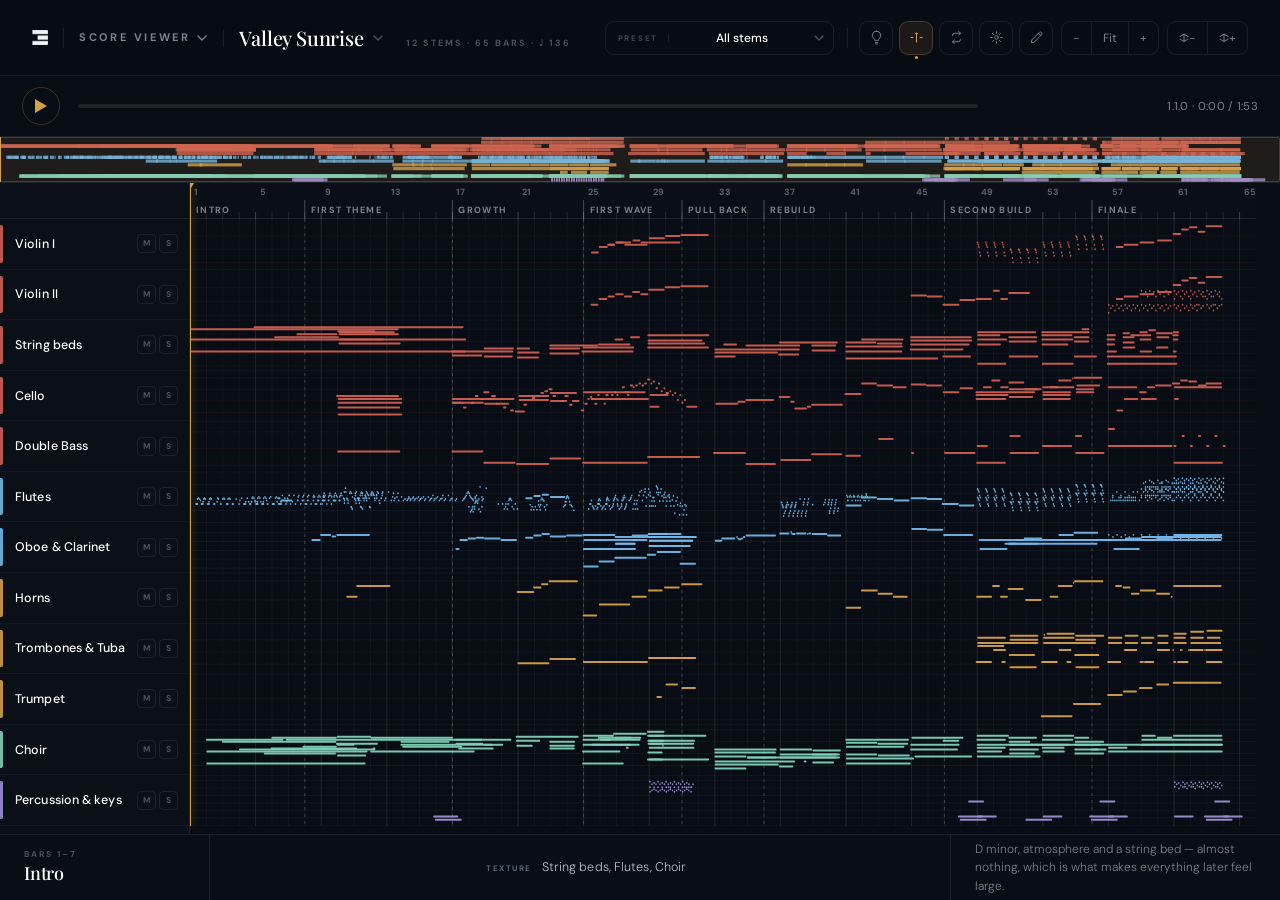
<file: valley-sunrise-app/score.html>
<!DOCTYPE html>
<html lang="en">
<head>
<meta charset="utf-8">
<meta name="viewport" content="width=device-width, initial-scale=1">
<title>Valley Sunrise — Score</title>
<link href="https://fonts.googleapis.com/css2?family=DM+Sans:opsz,wght@9..40,300;9..40,400;9..40,500;9..40,700&family=Playfair+Display:ital,wght@0,500;1,400&display=swap" rel="stylesheet">
<style>
*,*::before,*::after{margin:0;padding:0;box-sizing:border-box}
:root{--bg:#080C14;--gold:#D4A04A;--gold-deep:#C08830;--text:#BEC0C8;--dim:#7E808A;
  --faint:#4E505A;--hair:rgba(255,255,255,.08);--hair-gold:rgba(212,160,74,.26);--head-w:190px}
html,body{height:100%;background:var(--bg);overflow:hidden}
body{font-family:'DM Sans',sans-serif;color:var(--text);-webkit-font-smoothing:antialiased;
  display:flex;flex-direction:column}
h1{font-family:'Playfair Display',serif;font-weight:500;color:#fff;font-size:20px;letter-spacing:-.2px}
button{font:inherit;color:inherit;background:none;border:none;cursor:pointer}
:focus-visible{outline:2px solid var(--gold);outline-offset:2px;border-radius:3px}

/* header */
/* height, padding, background and hairline come from .ev-bar in
   evenant-nav.css, shared with every other tool. Only the shrink behaviour is
   this page's: the bar must not give way to the piano roll below it. */
.top{flex:0 0 auto}
/* the module switcher sits to the left of the piece title, with a hairline
   between them: one says which tool, the other which piece */
.top-l{display:flex;align-items:center;gap:16px;min-width:0}
.top-div{width:1px;height:18px;background:var(--hair);flex:0 0 auto}
/* The piece title truncates rather than wrapping, so it cannot push the bar
   past the 76px every other tool's header is. Note that the toolbar to its
   right still wraps below about 1280px and takes the bar to two rows with it;
   that is this page's own flex-wrap and predates the shared bar. */
.title{display:flex;align-items:baseline;gap:14px;min-width:0}
.title h1{white-space:nowrap;overflow:hidden;text-overflow:ellipsis;min-width:0}
.title span{white-space:nowrap}
.title span{font-size:9px;font-weight:700;letter-spacing:2px;text-transform:uppercase;color:#4E505A}
.tools{display:flex;align-items:center;gap:8px;flex-wrap:wrap}
.btn{padding:7px 14px;border:1px solid var(--hair);border-radius:100px;font-size:11.5px;color:var(--dim);
  transition:all .2s;white-space:nowrap}
.ico{position:relative;width:34px;height:34px;flex:0 0 auto;display:flex;align-items:center;justify-content:center;
  border:1px solid var(--hair);border-radius:9px;color:var(--dim);background:transparent;
  transition:color .22s ease,border-color .22s ease,background .22s ease}
.ico svg{width:17px;height:17px;display:block}
.ico:hover{color:#fff;border-color:rgba(255,255,255,.2)}
.ico[aria-pressed="true"]{color:var(--gold);border-color:var(--hair-gold);background:rgba(212,160,74,.10)}
.ico[aria-pressed="true"]::after{content:'';position:absolute;left:50%;bottom:-5px;width:3px;height:3px;
  margin-left:-1.5px;border-radius:50%;background:var(--gold)}
.tools{gap:6px}
.tools .zoom{margin-left:2px}
.btn:hover{border-color:var(--hair-gold);color:#fff}
.btn[aria-pressed="true"]{border-color:var(--gold);background:rgba(212,160,74,.14);color:#fff}
.zoom{display:flex;align-items:stretch;height:34px;border:1px solid var(--hair);border-radius:9px;overflow:hidden}
.zoom button{padding:0 11px;font-size:12px;color:var(--dim);display:flex;align-items:center;
  transition:color .16s ease,background .16s ease}
.zoom button + button{border-left:1px solid var(--hair)}
.zoom button:hover{color:#fff;background:rgba(255,255,255,.045)}

/* transport */
.bar{display:flex;align-items:center;gap:18px;padding:11px 22px;border-bottom:1px solid var(--hair);flex:0 0 auto}
.play{width:38px;height:38px;flex:0 0 auto;border-radius:50%;border:1px solid var(--hair-gold);color:var(--gold);
  display:flex;align-items:center;justify-content:center;transition:all .2s}
.play:hover{background:rgba(212,160,74,.14);transform:scale(1.05)}
.scrub{flex:1 1 auto;height:4px;background:rgba(255,255,255,.09);border-radius:3px;position:relative;cursor:pointer}
.scrub i{position:absolute;inset:0 auto 0 0;width:0;border-radius:3px;
  background:linear-gradient(90deg,var(--gold-deep),var(--gold))}
.scrub .tipmark{position:absolute;top:-4px;width:2px;height:12px;background:var(--gold);opacity:.55;border-radius:1px}
.clock{font-size:11.5px;color:var(--dim);font-variant-numeric:tabular-nums;letter-spacing:.3px;min-width:140px;text-align:right}
.status{font-size:11px;color:var(--gold);min-width:104px;letter-spacing:.2px}

/* the preset field sits apart from the icon cluster */
.preset-wrap{margin-right:2px}
/* label and value sit side by side on one baseline, divided by a hairline */
.preset-field{display:flex;align-items:center;gap:0;height:34px;padding:0 9px 0 12px;
  border:1px solid var(--hair);border-radius:9px;background:transparent;
  transition:border-color .2s ease,background .2s ease}
.preset-field:hover{border-color:rgba(255,255,255,.2);background:rgba(255,255,255,.035)}
.preset-field[aria-expanded="true"]{border-color:var(--hair-gold);background:rgba(212,160,74,.09)}
.pf-text{display:flex;flex-direction:row;align-items:center;flex:0 0 auto}
.pf-label{flex:0 0 auto;font-size:8px;font-weight:700;letter-spacing:1.7px;text-transform:uppercase;
  color:#43454F;line-height:1;padding-right:10px;margin-right:10px;
  border-right:1px solid var(--hair)}
/* fixed width, sized to the longest label ("Counter-melody only"), so the field
   never resizes as presets change — longer custom names ellipsis instead */
.pf-value{display:block;font-size:12px;color:#fff;font-weight:500;letter-spacing:.1px;
  line-height:1;width:126px;white-space:nowrap;overflow:hidden;text-overflow:ellipsis}
.preset-field.custom .pf-value{color:var(--gold)}
.pf-chev{color:#4E505A;flex:0 0 auto;margin-left:9px;transition:transform .22s ease,color .2s ease}
.preset-field:hover .pf-chev{color:var(--dim)}
.preset-field[aria-expanded="true"] .pf-chev{transform:rotate(180deg);color:var(--gold)}
.tools-sep{width:1px;height:20px;background:var(--hair);margin:0 5px}

/* The title is the track picker. It carries no border until you go near it, so
   the header still reads as a title rather than as another control. */
.score-field{display:flex;align-items:center;gap:9px;padding:2px 8px 2px 0;margin-left:-2px;
  border:1px solid transparent;border-radius:9px;background:transparent;color:inherit;
  transition:border-color .2s ease,background .2s ease,padding .2s ease}
.score-field:hover,.score-field[aria-expanded="true"]{padding-left:9px;
  border-color:var(--hair);background:rgba(255,255,255,.035)}
.score-field[aria-expanded="true"]{border-color:var(--hair-gold);background:rgba(212,160,74,.09)}
.score-field h1{margin:0}
.score-field .pf-chev{margin-left:0}
.score-field:hover .pf-chev{color:var(--dim)}
.score-field[aria-expanded="true"] .pf-chev{transform:rotate(180deg);color:var(--gold)}
#scmenu{width:250px}
#sc-list button .sub{display:block;font-size:9.5px;color:#4E505A;letter-spacing:.2px;margin-top:3px}

/* display + preset menus */
.menu-wrap{position:relative}
.dmenu{position:absolute;right:0;top:calc(100% + 10px);width:236px;max-height:72vh;overflow-y:auto;
  padding:6px;z-index:30;
  background:rgba(12,17,27,.985);-webkit-backdrop-filter:blur(18px);backdrop-filter:blur(18px);
  border:1px solid var(--hair);border-radius:12px;box-shadow:0 22px 54px rgba(0,0,0,.62);
  opacity:0;visibility:hidden;transform:translateY(-6px) scale(.985);transform-origin:top right;
  transition:opacity .2s ease,transform .22s cubic-bezier(.16,1,.3,1),visibility .22s}
.dmenu.on{opacity:1;visibility:visible;transform:none}
.dmenu.wide{width:250px;right:auto;left:0;transform-origin:top left}
.dmenu::-webkit-scrollbar{width:6px}
.dmenu::-webkit-scrollbar-thumb{background:rgba(255,255,255,.08);border-radius:3px}

.dgroup{padding:10px 8px 8px}
.dgroup + .dgroup{border-top:1px solid rgba(255,255,255,.06)}
.dlabel{display:block;font-size:8.5px;font-weight:700;letter-spacing:1.9px;text-transform:uppercase;
  color:#4E505A;margin:0 0 9px 2px;line-height:1.4}
.dgroup button{position:relative;display:block;width:100%;text-align:left;
  padding:7px 10px;border-radius:7px;font-size:13px;line-height:1.35;color:var(--dim);
  transition:color .16s ease,background .16s ease}
.dgroup button + button{margin-top:1px}
.dgroup button:hover{color:#fff;background:rgba(255,255,255,.045)}
.dgroup button[aria-pressed="true"]{color:var(--gold);background:rgba(212,160,74,.11)}
.dgroup button[aria-pressed="true"]::before{content:'';position:absolute;left:3px;top:50%;
  width:2px;height:13px;margin-top:-6.5px;border-radius:1px;background:var(--gold)}
#pre-save{color:var(--text)}
#pre-save:hover{color:var(--gold)}

.pkey{float:right;font-style:normal;font-size:9px;font-weight:700;letter-spacing:.5px;color:#3E404A;
  border:1px solid rgba(255,255,255,.08);border-radius:4px;padding:1px 5px;margin-left:8px;line-height:1.4}
.dgroup button[aria-pressed="true"] .pkey{color:var(--gold);border-color:var(--hair-gold)}
.prow{display:flex;align-items:center;gap:3px}
.prow + .prow{margin-top:1px}
.prow > button:first-child{flex:1 1 auto}
.pdel{flex:0 0 auto;width:26px;height:26px;border-radius:6px;color:#43454F;font-size:14px;line-height:1;
  display:flex;align-items:center;justify-content:center;transition:color .16s ease,background .16s ease}
.pdel:hover{color:#C0603A;background:rgba(192,96,58,.14)}

/* bottom strip */
.infobar{position:fixed;left:0;right:0;bottom:0;z-index:7;display:none;align-items:stretch;
  padding:0;height:66px;
  background:rgba(10,14,23,.97);-webkit-backdrop-filter:blur(20px);backdrop-filter:blur(20px);
  border-top:1px solid var(--hair)}
body.info-bottom .infobar{display:flex}
body.info-bottom .arr{padding-bottom:66px}

/* section — the anchor, so it gets the serif and the most weight */
.ib-sec{flex:0 0 auto;width:210px;display:flex;flex-direction:column;justify-content:center;
  gap:4px;padding:0 24px;border-right:1px solid var(--hair)}
.ib-sec .eyebrow{display:block;font-size:8.5px;font-weight:700;letter-spacing:2px;
  text-transform:uppercase;color:#4E505A;line-height:1}
.ib-sec b{display:block;font-family:'Playfair Display',serif;font-size:18px;color:#fff;
  font-weight:500;line-height:1.1;letter-spacing:-.2px;white-space:nowrap;
  overflow:hidden;text-overflow:ellipsis}

/* roles — a tidy label column so the instrument names align vertically */
.ib-roles{flex:1 1 auto;display:flex;flex-direction:column;justify-content:center;
  flex-wrap:wrap;align-content:center;gap:2px 30px;min-width:0;padding:9px 26px;max-height:66px}
.ibr{display:flex;align-items:baseline;gap:10px;min-width:0;line-height:1.45}
.ibr i{font-style:normal;font-size:8px;font-weight:700;letter-spacing:1.5px;text-transform:uppercase;
  flex:0 0 auto;width:58px;text-align:right;opacity:.95}
.ibr span{font-size:12.5px;color:var(--text);font-weight:300;letter-spacing:.1px;
  overflow:hidden;text-overflow:ellipsis;white-space:nowrap}

/* note — fixed column so the strip never reflows as text changes */
.ib-note{flex:0 0 330px;display:flex;align-items:center;font-size:12px;line-height:1.55;
  color:var(--dim);font-weight:300;padding:0 24px;border-left:1px solid var(--hair)}
.ib-note span{display:-webkit-box;-webkit-line-clamp:3;-webkit-box-orient:vertical;overflow:hidden}

/* corner card */
.corner{position:fixed;right:22px;bottom:22px;z-index:9;width:304px;padding:18px 20px 19px;
  background:rgba(12,17,27,.975);-webkit-backdrop-filter:blur(18px);backdrop-filter:blur(18px);
  border:1px solid var(--hair);border-radius:13px;box-shadow:0 20px 50px rgba(0,0,0,.58);
  opacity:0;visibility:hidden;transform:translateY(8px);
  transition:opacity .22s ease,transform .26s cubic-bezier(.16,1,.3,1),visibility .26s;
  pointer-events:none}
body.info-bottom .corner{bottom:78px}
.corner.on{opacity:1;visibility:visible;transform:none}
.corner .eyebrow{display:flex;align-items:center;gap:7px;font-size:8.5px;font-weight:700;
  letter-spacing:1.9px;text-transform:uppercase;line-height:1.4}
.corner .eyebrow::before{content:'';width:14px;height:2px;border-radius:1px;background:currentColor}
.corner b{display:block;font-family:'Playfair Display',serif;font-size:19px;color:#fff;font-weight:500;
  line-height:1.2;margin:10px 0 4px}
.corner .meta{display:block;font-size:10.5px;letter-spacing:.3px;color:#4E505A;margin-bottom:10px}
.corner p{font-size:13px;line-height:1.66;color:var(--text);font-weight:300}

/* right sidebar */
/* Everything below the header narrows by the sidebar width, so the transport,
   the minimap and the arrangement all share one right edge. */
body.has-side .bar,
body.has-side .mini,
body.has-side .arr{margin-right:340px}

.side{position:fixed;right:0;top:0;bottom:0;width:340px;z-index:8;
  display:flex;flex-direction:column;
  background:linear-gradient(180deg,rgba(11,16,26,.985) 0%,rgba(9,13,22,.985) 100%);
  -webkit-backdrop-filter:blur(18px);backdrop-filter:blur(18px);
  border-left:1px solid var(--hair);transform:translateX(100%);
  transition:transform .34s cubic-bezier(.16,1,.3,1)}
.side.on{transform:none}
.side .eyebrow{font-size:9px;font-weight:700;letter-spacing:2.2px;text-transform:uppercase;color:var(--gold)}

/* section header */
.side-sec{flex:0 0 auto;padding:24px 24px 20px}
.side-sec h2{font-family:'Playfair Display',serif;font-size:25px;color:#fff;font-weight:500;
  line-height:1.14;letter-spacing:-.3px;margin:9px 0 11px}
.side-sec p{font-size:13.5px;line-height:1.62;color:#9A9CA4;font-weight:300}

/* role filters — quiet until active */
.side-roles{flex:0 0 auto;padding:0 24px 18px}
.rolechips{display:flex;flex-wrap:wrap;gap:4px 6px}
.rolechip{display:inline-flex;align-items:center;gap:6px;padding:5px 9px;border:none;border-radius:6px;
  font-size:10.5px;font-weight:500;letter-spacing:.2px;color:#5E606A;background:transparent;
  cursor:pointer;transition:color .2s ease,background .2s ease;text-transform:capitalize}
.rolechip::before{content:'';width:6px;height:6px;border-radius:50%;background:currentColor;
  opacity:.4;transition:opacity .2s ease}
.rolechip:hover{color:var(--text);background:rgba(255,255,255,.03)}
.rolechip[aria-pressed="true"]{color:var(--text);background:rgba(255,255,255,.045)}
.rolechip[aria-pressed="true"]::before{opacity:1}

/* what each family is doing, grouped by role */
.side-list{flex:1 1 auto;overflow-y:auto;min-height:0;padding:4px 24px 16px;
  border-top:1px solid var(--hair);scrollbar-width:thin}
.side-list::-webkit-scrollbar{width:6px}
.side-list::-webkit-scrollbar-thumb{background:rgba(255,255,255,.08);border-radius:3px}
.rgroup{padding:15px 0 0}
.rgroup + .rgroup{border-top:1px solid rgba(255,255,255,.045);margin-top:14px}
.rlabel{display:flex;align-items:center;gap:7px;font-size:9px;font-weight:700;
  letter-spacing:2px;text-transform:uppercase;margin-bottom:8px}
.rlabel::before{content:'';width:14px;height:2px;border-radius:1px;background:currentColor}
.rnames{display:flex;flex-direction:column;gap:1px}
.rname{display:block;width:100%;text-align:left;font-size:14px;color:var(--text);font-weight:400;
  padding:5px 8px;margin-left:-8px;border-radius:6px;line-height:1.35;
  transition:color .18s ease,background .18s ease}
.rname:hover{color:#fff;background:rgba(255,255,255,.035)}
.rname.sel{color:#fff;background:rgba(212,160,74,.10)}
.rnote{font-size:12.5px;line-height:1.65;color:var(--dim);font-weight:300;
  margin:8px 0 2px 4px;padding-left:12px;border-left:1px solid var(--hair-gold)}
.rempty{font-size:12.5px;color:#4E505A;font-weight:300;padding:18px 0}

/* footer */
.side-foot{flex:0 0 auto;padding:12px 24px 14px;font-size:11px;color:#4E505A;line-height:1.6;
  border-top:1px solid var(--hair)}
.side-foot .btn{margin-top:9px;width:100%;text-align:center}

/* the tip, pinned to the bottom so it never moves anything above it */
.side-tip{flex:0 0 auto;height:200px;margin:0;padding:18px 24px;overflow-y:auto;
  border-top:1px solid var(--hair-gold);background:rgba(212,160,74,.055);
  opacity:0;visibility:hidden;transition:opacity .32s ease,visibility .32s}
.side-tip.on{opacity:1;visibility:visible}
.side-tip h3{font-family:'Playfair Display',serif;font-size:18px;color:#fff;font-weight:500;
  margin:8px 0 9px;line-height:1.24}
.side-tip p{font-size:13px;line-height:1.62;color:var(--text);font-weight:300}
.side-tip .acts{margin-top:13px;display:flex;gap:6px}

/* annotate editor */
.ann-edit{position:fixed;right:356px;bottom:24px;width:300px;z-index:9;padding:16px;
  background:rgba(9,13,22,.97);border:1px solid var(--hair-gold);border-radius:12px;
  box-shadow:0 20px 50px rgba(0,0,0,.6);display:none}
.ann-edit.on{display:block}
.ann-edit textarea{width:100%;height:72px;margin-top:10px;padding:9px;background:rgba(255,255,255,.04);
  border:1px solid var(--hair);border-radius:8px;color:#fff;font:inherit;font-size:12.5px;resize:vertical}
.ae-btns{display:flex;gap:6px;margin-top:10px}
body.annotating .lanes{cursor:crosshair}

/* minimap */
.mini{position:relative;height:46px;flex:0 0 auto;border-bottom:1px solid var(--hair);
  background:rgba(255,255,255,.012);cursor:pointer;overflow:hidden}
.mini svg{position:absolute;inset:0;width:100%;height:100%}
.mini-view{position:absolute;top:0;bottom:0;border:1px solid var(--hair-gold);
  background:rgba(212,160,74,.10);pointer-events:none;border-radius:2px}
.mini-ph{position:absolute;top:0;bottom:0;width:1px;background:var(--gold);pointer-events:none}

/* arrangement */
.arr{flex:1 1 auto;display:grid;grid-template-columns:var(--head-w) 1fr;min-height:0}
.heads{position:relative;border-right:1px solid var(--hair);overflow:hidden;background:rgba(255,255,255,.012)}
.heads-inner{will-change:transform}
/* the bar ruler stays put while the lanes scroll under it */
#ruler{position:sticky;top:0;z-index:3;display:block;background:#0A0E17}
.ruler-pad{height:36px;border-bottom:1px solid var(--hair)}
.head{position:relative;display:flex;align-items:center;gap:8px;padding:0 11px 0 15px;
  border-bottom:1px solid rgba(255,255,255,.04)}
.fam{position:absolute;left:0;top:6px;bottom:6px;width:3px;border-radius:0 2px 2px 0;background:var(--c);
  opacity:.9;transition:opacity .2s}
.head[data-off="1"] .fam{opacity:.2}
.head b{flex:1 1 auto;font-size:12.5px;color:#fff;font-weight:500;letter-spacing:.1px;
  white-space:nowrap;overflow:hidden;text-overflow:ellipsis}
.head[data-off="1"] b{color:var(--faint)}
.ms{display:flex;gap:3px;flex:0 0 auto}
.ms button{width:19px;height:19px;border-radius:4px;border:1px solid var(--hair);font-size:8.5px;
  font-weight:700;color:var(--faint);display:flex;align-items:center;justify-content:center;transition:all .18s}
.ms button:hover{color:#fff;border-color:var(--hair-gold)}
.head[data-muted="1"] .m{background:#C0603A;border-color:#C0603A;color:#0A0C14}
.head[data-solo="1"] .s{background:var(--c);border-color:var(--c);color:#0A0C14}
.lanes{position:relative;overflow:auto;scrollbar-width:thin}
.loopband{position:absolute;top:0;height:24px;background:rgba(212,160,74,.18);
  border-left:1px solid var(--gold);border-right:1px solid var(--gold);pointer-events:none}
.lanes svg{display:block}
.ph{position:absolute;top:0;width:1px;background:var(--gold);pointer-events:none;z-index:4;
  box-shadow:0 0 10px rgba(212,160,74,.8)}
.ph::before{content:'';position:absolute;top:0;left:-4px;border-left:4.5px solid transparent;
  border-right:4.5px solid transparent;border-top:7px solid var(--gold)}

/* tips */

.boot{position:fixed;inset:0;z-index:20;display:flex;flex-direction:column;align-items:center;
  justify-content:center;gap:14px;background:var(--bg);transition:opacity .4s}
.boot.gone{opacity:0;pointer-events:none}
.boot .n{font-family:'Playfair Display',serif;font-style:italic;font-size:20px;color:var(--gold)}
.boot .s{font-size:12px;color:var(--dim);max-width:420px;text-align:center;line-height:1.6}
/* Decoding a 74 stem score takes long enough that a 104px caption at the edge
   of the transport reads as a page that has stopped working. This says the same
   thing in the middle of the screen, and shows how far along it is. */
.load{position:fixed;inset:0;z-index:40;display:flex;align-items:center;justify-content:center;
  opacity:0;visibility:hidden;transition:opacity .22s ease,visibility .22s;
  background:rgba(8,12,20,.5);-webkit-backdrop-filter:blur(2px);backdrop-filter:blur(2px)}
.load.on{opacity:1;visibility:visible}
.load-card{display:flex;flex-direction:column;align-items:center;gap:13px;
  padding:26px 34px 22px;border-radius:16px;
  background:rgba(14,19,30,.97);border:1px solid var(--hair);
  box-shadow:0 26px 70px rgba(0,0,0,.66);
  transform:translateY(6px) scale(.97);transition:transform .26s cubic-bezier(.16,1,.3,1)}
.load.on .load-card{transform:none}
.load-ring{position:relative;width:54px;height:54px}
.load-ring svg{width:54px;height:54px;transform:rotate(-90deg)}
.load-ring .bg{stroke:rgba(255,255,255,.09)}
.load-ring .fg{stroke:var(--gold);stroke-linecap:round;transition:stroke-dashoffset .18s linear}
/* one stem has no ratio to report, so the arc turns instead of sitting at 0% */
.load-ring.spin svg{animation:load-spin 1s linear infinite}
.load-ring.spin .fg{transition:none}
@keyframes load-spin{to{transform:rotate(270deg)}}
.load-pct{position:absolute;inset:0;display:flex;align-items:center;justify-content:center;
  font-size:12px;font-weight:600;color:var(--gold);letter-spacing:.2px}
.load-label{font-size:12px;color:var(--text);letter-spacing:.2px}
.load-sub{font-size:10.5px;color:var(--faint);letter-spacing:.3px}
/* the ring is the only thing that moves, so it keeps turning when motion is
   reduced only as a stepped fill, never as a spin */
@media (prefers-reduced-motion:reduce){*{transition-duration:.01ms!important}}
</style>
<link rel="stylesheet" href="../evenant-nav.css">
</head>
<body>

<div class="top ev-bar" data-ev-bar="pinned">
  <div class="top-l">
    <div data-ev-switch></div>
    <span class="top-div"></span>
    <!-- The piece title is also the track picker: same type, same place, and
         it only shows a border when you go near it. -->
    <div class="title">
      <div class="menu-wrap">
        <button class="score-field" id="sc-btn" aria-haspopup="true" aria-expanded="false" title="Choose a track">
          <h1 id="t-title">Valley Sunrise</h1>
          <svg class="pf-chev" viewBox="0 0 10 6" fill="none" width="10" height="6">
            <path d="M1 1l4 4 4-4" stroke="currentColor" stroke-width="1.4" stroke-linecap="round"/>
          </svg>
        </button>
        <div class="dmenu wide" id="scmenu">
          <div class="dgroup"><span class="dlabel">Track</span><div id="sc-list"></div></div>
        </div>
      </div>
      <span id="t-sub"></span>
    </div>
  </div>
  <div class="tools">
    <div class="menu-wrap preset-wrap">
      <button class="preset-field" id="pre-btn" aria-haspopup="true" aria-expanded="false" title="Stem presets">
        <span class="pf-text">
          <span class="pf-label">Preset</span>
          <span class="pf-value" id="pre-current">All stems</span>
        </span>
        <svg class="pf-chev" viewBox="0 0 10 6" fill="none" width="10" height="6">
          <path d="M1 1l4 4 4-4" stroke="currentColor" stroke-width="1.4" stroke-linecap="round"/>
        </svg>
      </button>
      <div class="dmenu wide" id="pmenu">
        <div class="dgroup"><span class="dlabel">Everything</span>
          <div id="pre-all"></div></div>
        <div class="dgroup"><span class="dlabel">By family</span><div id="pre-fams"></div></div>
        <div class="dgroup"><span class="dlabel">By role — follows the section</span><div id="pre-roles"></div></div>
        <div class="dgroup" id="pre-saved-group"><span class="dlabel">Saved</span><div id="pre-saved"></div></div>
        <div class="dgroup"><button id="pre-save">Save current mix…</button></div>
      </div>
    </div>
    <span class="tools-sep"></span>
    <button class="ico" id="tips-btn" aria-pressed="false" title="Tips and roles (T)" aria-label="Tips">
      <svg viewBox="0 0 24 24" fill="none" stroke="currentColor" stroke-width="1.4" stroke-linecap="round" stroke-linejoin="round">
        <path d="M12 3a6 6 0 0 0-3.6 10.8c.6.45.9 1.1.9 1.8v.4h5.4v-.4c0-.7.3-1.35.9-1.8A6 6 0 0 0 12 3z"/>
        <path d="M10.2 19h3.6"/><path d="M10.8 21.2h2.4"/>
      </svg>
    </button>
    <button class="ico" id="follow-btn" aria-pressed="true" title="Follow the playhead (F)" aria-label="Follow playhead">
      <svg viewBox="0 0 24 24" fill="none" stroke="currentColor" stroke-width="1.4" stroke-linecap="round" stroke-linejoin="round">
        <path d="M12 5.5v13"/><path d="M9.4 5.5h5.2l-2.6 2.6z" fill="currentColor" stroke="none"/>
        <path d="M4 12h3"/><path d="M17 12h3"/>
      </svg>
    </button>
    <button class="ico" id="loop-btn" aria-pressed="false" title="Loop region (L)" aria-label="Loop">
      <svg viewBox="0 0 24 24" fill="none" stroke="currentColor" stroke-width="1.4" stroke-linecap="round" stroke-linejoin="round">
        <path d="M6.5 9.5V9a3 3 0 0 1 3-3h8"/><path d="M15 3.5L17.8 6 15 8.5"/>
        <path d="M17.5 14.5V15a3 3 0 0 1-3 3h-8"/><path d="M9 20.5L6.2 18 9 15.5"/>
      </svg>
    </button>
    <div class="menu-wrap">
      <button class="ico" id="disp-btn" title="Display options" aria-label="Display options">
        <svg viewBox="0 0 24 24" fill="none" stroke="currentColor" stroke-width="1.4" stroke-linecap="round">
          <circle cx="12" cy="12" r="2.6"/><path d="M12 4v2.2M12 17.8V20M4 12h2.2M17.8 12H20"/>
          <path d="M6.4 6.4l1.6 1.6M16 16l1.6 1.6M17.6 6.4L16 8M8 16l-1.6 1.6"/>
        </svg>
      </button>
      <div class="dmenu" id="dmenu">
        <div class="dgroup" data-key="info">
          <span class="dlabel">Where the notes appear</span>
          <button data-v="bottom">Bottom strip</button>
          <button data-v="corner">Corner card</button>
          <button data-v="side">Right sidebar</button>
        </div>
        <div class="dgroup" data-key="regions">
          <span class="dlabel">Show role regions</span>
          <button data-v="hover">On hover only</button>
          <button data-v="always">Always</button>
          <button data-v="off">Never</button>
        </div>
        <div class="dgroup" data-key="style">
          <span class="dlabel">How they are marked</span>
          <button data-v="tint">Tint the notes</button>
          <button data-v="underline">Underline</button>
          <button data-v="spotlight">Spotlight</button>
          <button data-v="box">Box</button>
        </div>
      </div>
    </div>
    <button class="ico" id="ann-btn" aria-pressed="false" title="Annotate — drag on a lane (A)" aria-label="Annotate">
      <svg viewBox="0 0 24 24" fill="none" stroke="currentColor" stroke-width="1.4" stroke-linecap="round" stroke-linejoin="round">
        <path d="M5 19h3.2L19.3 7.9a2.3 2.3 0 0 0-3.2-3.2L5 15.8V19z"/><path d="M14.8 6l3.2 3.2"/>
      </svg>
    </button>
    <div class="zoom" title="Horizontal zoom"><button id="zoom-out">&minus;</button><button id="zoom-fit">Fit</button><button id="zoom-in">+</button></div>
    <div class="zoom" title="Track height"><button id="vz-out">&#8597;&minus;</button><button id="vz-in">&#8597;+</button></div>
  </div>
</div>

<div class="bar">
  <button class="play" id="play"><svg width="12" height="14" viewBox="0 0 12 14" fill="currentColor"><path d="M0 0l12 7-12 7z"/></svg></button>
  <div class="scrub" id="scrub"><i id="scrub-fill"></i></div>
  <div class="status" id="status"></div>
  <div class="clock" id="clock">1.1.0 · 0:00 / 0:00</div>
</div>

<div class="infobar" id="infobar">
  <div class="ib-sec"><span class="eyebrow" id="ib-bars"></span><b id="ib-name"></b></div>
  <div class="ib-roles" id="ib-roles"></div>
  <div class="ib-note" id="ib-note"></div>
</div>

<div class="corner" id="corner">
  <span class="eyebrow" id="co-role"></span>
  <b id="co-name"></b>
  <span class="meta" id="co-meta"></span>
  <p id="co-note"></p>
</div>

<div class="mini" id="mini" title="Whole piece — drag to move the view">
  <svg id="mini-svg" xmlns="http://www.w3.org/2000/svg"></svg>
  <div class="mini-view" id="mini-view"></div>
  <div class="mini-ph" id="mini-ph"></div>
</div>

<div class="arr">
  <div class="heads" id="heads">
    <div class="ruler-pad"></div>
    <div class="heads-inner" id="heads-inner"></div>
  </div>
  <div class="lanes" id="lanes">
    <svg id="ruler" xmlns="http://www.w3.org/2000/svg"></svg>
    <svg id="grid" xmlns="http://www.w3.org/2000/svg"></svg>
    <div class="ph" id="ph" style="left:0"></div>
  </div>
</div>

<aside class="side" id="side">
  <div class="side-sec">
    <div class="eyebrow" id="s-bars"></div>
    <h2 id="s-name"></h2>
    <p id="s-note"></p>
  </div>
  <div class="side-roles"><div class="rolechips" id="rolechips"></div></div>
  <div class="side-list" id="s-list"></div>
  <div class="side-foot" id="s-foot"></div>
  <div class="side-tip" id="side-tip">
    <div class="eyebrow" id="tip-bar"></div>
    <h3 id="tip-title"></h3>
    <p id="tip-body"></p>
    <div class="acts" id="tip-acts"></div>
  </div>
</aside>

<div class="ann-edit" id="ann-edit">
  <div class="eyebrow" id="ae-where"></div>
  <div class="rolechips" id="ae-roles"></div>
  <textarea id="ae-note" placeholder="What is this instrument doing here?"></textarea>
  <div class="ae-btns">
    <button class="btn" id="ae-save">Save</button>
    <button class="btn" id="ae-del">Delete</button>
    <button class="btn" id="ae-cancel">Cancel</button>
  </div>
</div>


<div class="load" id="load" role="status" aria-live="polite">
  <div class="load-card">
    <div class="load-ring">
      <svg viewBox="0 0 54 54" aria-hidden="true">
        <circle class="bg" cx="27" cy="27" r="23" fill="none" stroke-width="3.5"/>
        <circle class="fg" id="load-arc" cx="27" cy="27" r="23" fill="none" stroke-width="3.5"
                stroke-dasharray="144.5" stroke-dashoffset="144.5"/>
      </svg>
      <span class="load-pct" id="load-pct">0%</span>
    </div>
    <div class="load-label" id="load-label">Decoding stems</div>
    <div class="load-sub" id="load-sub"></div>
  </div>
</div>

<div class="boot" id="boot">
  <div class="n" id="boot-n">Valley Sunrise</div>
  <div class="s" id="boot-s">Loading score…</div>
</div>

<script defer src="../evenant-modules.js" data-module="score"></script>
<script defer src="../evenant-nav.js"></script>
<script>
/* ============================================================================
   SCORE PLAYER
   ----------------------------------------------------------------------------
   Twelve stems, two minutes. The naive approach — decode everything to 48 kHz
   stereo up front — costs 550 MB of RAM and kills the tab. Two things avoid it:

     · the AudioContext runs at 32 kHz, so decodeAudioData resamples on the way in,
       which costs a third of the memory for no audible difference here
     · stems decode lazily, only when they first become audible, and start at the
       current transport position so they drop in sample-aligned mid-playback

   Playback is always stereo. Summing an orchestral mix to mono comb-filters the
   reverb and sounds like a fault, which is not a trade worth any amount of RAM.

   Everything is scheduled against one clock, so mute/solo never restarts anything.
   ============================================================================ */

const EXTS = ['aac','wav','m4a'];
let S = null;                       // the score
let ctx = null, buffers = new Map();
let playing = false, startTime = 0, offset = 0, duration = 0;
const muted = new Set();
let loopA = null, loopB = null, loopOn = false;   // loop points, in beats

const $ = id => document.getElementById(id);

function placeSide(){
  const head = document.querySelector('.top');
  if(head) $('side').style.top = Math.round(head.getBoundingClientRect().bottom) + 'px';
}
const audible = id => (typeof audibleTrack === 'function') ? audibleTrack(id) : !muted.has(id);

/* The circumference the arc is drawn on: 2 x PI x r, r = 23. */
const ARC = 144.5;
function showLoad(label, done, total, sub){
  const ring = document.querySelector('.load-ring');
  if(total){
    const pct = Math.round(done / total * 100);
    ring.classList.remove('spin');
    $('load-arc').setAttribute('stroke-dashoffset', (ARC * (1 - pct / 100)).toFixed(1));
    $('load-pct').textContent = pct + '%';
  } else {
    ring.classList.add('spin');
    $('load-arc').setAttribute('stroke-dashoffset', (ARC * 0.75).toFixed(1));
    $('load-pct').textContent = '';
  }
  $('load-label').textContent = label;
  $('load-sub').textContent = sub || '';
  $('load').classList.add('on');
}
function hideLoad(){ $('load').classList.remove('on'); }

/* ---------- the score library --------------------------------------------
   scores.json lists what this viewer can open. Each entry names its own score
   and annotation files, so adding a piece is a JSON file and one row, never a
   code change. The title in the header is the picker.
   -------------------------------------------------------------------------- */
let LIB = [], scoreId = null;

async function boot(){
  try { LIB = await (await fetch('scores.json')).json(); }
  catch(_){ LIB = [{id:'valley-sunrise', title:'Valley Sunrise',
                    score:'score.json', annotations:'annotations.json'}]; }
  const want = new URLSearchParams(location.search).get('score')
            || localStorage.getItem('vs-score');
  const entry = LIB.find(x => x.id === want) || LIB[0];
  buildScoreMenu();
  const ok = await openScore(entry.id);
  if(!ok) return;
  applyDisplay();
  $('boot').classList.add('gone');
  tick();
}

/* Switching score tears the old one down first. Audio nodes, decoded buffers,
   mix state, loop points and annotations all belong to the piece that is open,
   and carrying any of them across shows up as a stem from the last track still
   sounding, or a solo on an id this score does not have. */
async function openScore(id){
  const entry = LIB.find(x => x.id === id) || LIB[0];
  let next;
  try { next = await (await fetch(entry.score)).json(); }
  catch(e){
    $('boot-s').innerHTML = 'Could not load <b>' + entry.score + '</b> — it must sit beside this page, served over http://';
    return false;
  }
  hideLoad();
  generation++; inflight.clear();
  pause(); killAll(); buffers.clear(); missing.clear(); overBudget.clear(); decoded = 0; mixMode = false;
  muted.clear(); solos.clear(); tempSolo = null;
  loopA = loopB = null; loopOn = false; $('loop-btn').setAttribute('aria-pressed','false');
  selTrack = null; offset = 0; startTime = 0;

  S = next; scoreId = entry.id;
  localStorage.setItem('vs-score', entry.id);
  duration = S.duration;
  $('t-title').textContent = S.title;
  $('t-sub').textContent = `${S.tracks.length} stems · ${S.bars} bars · \u2669 ${Math.round(S.tempo)}`;
  buildHeads(); fitLanes(); layout(); draw(); drawMini(); paintScrubTips(); placeSide();
  await loadAnnotations(entry.annotations);
  buildPresetMenu(); buildScoreMenu(); setPlayIcon();
  return true;
}

function buildScoreMenu(){
  const wrap = $('sc-list'); if(!wrap) return;
  wrap.innerHTML = '';
  LIB.forEach(e => {
    const b = document.createElement('button');
    b.className = e.id === scoreId ? 'on' : '';
    b.innerHTML = e.title;
    b.onclick = async () => { closeMenus(); if(e.id !== scoreId) await openScore(e.id); };
    wrap.appendChild(b);
  });
}

/* ---------- audio ----------------------------------------------------------
   Every playing node is registered in LIVE. Nothing is ever replaced silently:
   a node is created only through startNode(), and killed only through
   killNode()/killAll(), both of which go through the registry. The previous
   version stored nodes in a Map keyed by track id and overwrote entries, so a
   second play() left the first set of sources running with no reference to them
   — audible as phasing, as solo failing to isolate, and as sound continuing
   after stop.
   -------------------------------------------------------------------------- */
const LIVE = new Set();               // {id, src, gain}
let starting = false;                 // re-entrancy guard for play()

function ensureCtx(){
  if(ctx) return;
  ctx = new (window.AudioContext || window.webkitAudioContext)({sampleRate:32000});
}

async function fetchStem(t){
  /* A score may name its own extension. Without one every stem costs two 404s
     before the probe finds the file — 148 of them on a 74 lane score. */
  for(const e of (S.audioExt ? [S.audioExt] : EXTS)){
    const url = encodeURI(`${S.audioBase}${t.file || t.id}.${e}`);
    try { const r = await fetch(url); if(r.ok) return await r.arrayBuffer(); } catch(_){}
  }
  throw new Error('no audio for ' + t.id);
}

/* A score can be loaded before its stems exist. decode() records the misses
   instead of throwing: play() used to abort the whole transport on the first
   404, so one absent file silenced every other lane. */
const missing = new Set();
const overBudget = new Set();

/* A decoded buffer is Float32 per sample per channel, so it costs far more
   than the file it came from: a three minute stereo stem is 47 MB at 32 kHz
   whatever its bitrate. Seventy-four of those is 3.5 GB, which kills the tab
   rather than playing quietly, so decoding stops at a budget and says so. */
const BUDGET = 700 * 1024 * 1024;
const bufBytes = b => b.length * b.numberOfChannels * 4;
let decoded = 0;

/* The reservation is taken BEFORE decoding, not after. Checking the total once
   the buffer already existed meant a stem being rejected had still just cost
   its full allocation, so the tab took the peak it was meant to be spared. The
   size is known in advance: it is the score's duration at the context's rate,
   and decodeAudioData resamples to that. */
const estBytes = () => Math.ceil((S.duration + 1) * ctx.sampleRate) * 2 * 4;

/* Two things the reservation on its own did not survive.

   The has() test is synchronous and the decode that follows is not, so two
   callers wanting the same stem both passed it, both reserved, and both
   decoded. One buffer landed in the map and both settlements were counted, so
   the total drifted permanently above what was really held and the budget shrank
   for the rest of the session. In flight promises are shared now, so a second
   caller waits on the first.

   And a decode outstanding when the score changed used to finish into the new
   score: its buffer went into the freshly cleared map under the old score's
   track id, and its bytes onto the new score's total. Each decode carries the
   generation it started in and discards itself if that has moved on. */
const inflight = new Map();
let generation = 0;

function decode(t){
  if(buffers.has(t.id)) return Promise.resolve(buffers.get(t.id));
  if(missing.has(t.id) || overBudget.has(t.id)) return Promise.resolve(null);
  if(inflight.has(t.id)) return inflight.get(t.id);

  const reserve = estBytes();
  if(decoded + reserve > BUDGET){ overBudget.add(t.id); return Promise.resolve(null); }
  decoded += reserve;
  const mine = generation;

  const job = (async () => {
    try {
      const buf = await ctx.decodeAudioData(await fetchStem(t));   // always stereo
      if(mine !== generation){ decoded -= reserve; return null; }  // score moved on
      decoded += bufBytes(buf) - reserve;                          // settle up
      buffers.set(t.id, buf);
      duration = Math.max(duration, buf.duration);
      return buf;
    } catch(_){
      if(mine === generation){ decoded -= reserve; missing.add(t.id); }
      else decoded -= reserve;
      return null;
    } finally {
      if(inflight.get(t.id) === job) inflight.delete(t.id);
    }
  })();
  inflight.set(t.id, job);
  return job;
}

function killNode(n){
  try { n.src.onended = null; n.src.stop(); } catch(_){}
  try { n.src.disconnect(); n.gain.disconnect(); } catch(_){}
  LIVE.delete(n);
}
function killTrack(id){ [...LIVE].forEach(n => { if(n.id === id) killNode(n); }); }
function killAll(){ [...LIVE].forEach(killNode); LIVE.clear(); }
function nodeFor(id){ return [...LIVE].find(n => n.id === id) || null; }

/* one place that ever creates a source */
function loopSecs(){
  if(!loopOn || loopA === null || loopB === null) return null;
  const a = loopA*60/S.tempo, b = loopB*60/S.tempo;
  return (b - a > 0.2) ? [a, b] : null;
}

function startNode(t, at, when, gainValue){
  killTrack(t.id);                       // never two nodes for one track
  const b = buffers.get(t.id); if(!b) return null;
  const src = ctx.createBufferSource(); src.buffer = b;
  const L = loopSecs();
  if(L){ src.loop = true; src.loopStart = L[0]; src.loopEnd = Math.min(L[1], b.duration); }
  const gain = ctx.createGain(); gain.gain.value = gainValue;
  src.connect(gain).connect(ctx.destination);
  const n = {id:t.id, src, gain};
  src.onended = () => LIVE.delete(n);
  src.start(when, Math.max(0, Math.min(at, b.duration - 0.01)));
  LIVE.add(n);
  return n;
}

async function play(){
  if(playing || starting) return;
  starting = true;
  try {
    ensureCtx();
    if(ctx.state === 'suspended') await ctx.resume();
    killAll();                            // belt and braces
    if(wantMix()){
      const m = mixTrack();
      showLoad('Loading the full mix', 0, 0);
      await decode(m);
      hideLoad();
      if(buffers.has(MIX_ID)){
        const at = Math.min(offset, duration - 0.05), when = ctx.currentTime + 0.08;
        startTime = when - at;
        startNode(m, at, when, 1);
        mixMode = true; playing = true; setPlayIcon();
        $('status').textContent = '';
        return;
      }
      $('status').textContent = 'no full mix — using the stems';
    }
    mixMode = false;
    const want = S.tracks.filter(t => audible(t.id));
    let n = 0;
    /* One stem decodes fast enough that a card would only flash, so the panel
       waits for a score big enough to be worth explaining. */
    if(want.length > 2) showLoad('Decoding stems', 0, want.length, `0 of ${want.length}`);
    /* A pool, not a loop. Awaiting each stem in turn meant a stem's request did
       not leave the browser until the one before it had finished decoding, so
       every round trip and every decode was laid end to end: 74 stems took 6.5s
       to fetch on localhost, where latency is zero, against 0.8s six at a time.
       Six is the classic per-host connection limit and keeps at most six
       undecoded ArrayBuffers alive at once, which is the reason not to simply
       fire all 74. */
    const queue = [...want];
    const step = () => {
      n++;
      $('status').textContent = `decoding ${n}/${want.length}`;
      if(want.length > 2) showLoad('Decoding stems', n, want.length, `${n} of ${want.length}`);
    };
    await Promise.all(Array.from({length:Math.min(6, queue.length)}, async () => {
      while(queue.length){ await decode(queue.shift()); step(); }
    }));
    hideLoad();
    const gone = want.filter(t => missing.has(t.id)).length;
    const over = want.filter(t => overBudget.has(t.id)).length;
    $('status').textContent =
      gone === want.length ? 'no stems for this track yet'
      : over ? `${over} lanes silent — too many stems to hold at once`
      : gone ? `${gone} stems missing` : '';
    const at = Math.min(offset, duration - 0.05);
    const when = ctx.currentTime + 0.08;
    startTime = when - at;
    S.tracks.forEach(t => {
      if(buffers.has(t.id)) startNode(t, at, when, audible(t.id) ? 1 : 0);
    });
    playing = true; setPlayIcon();
  } catch(err){
    $('status').textContent = 'audio error — see console';
    console.error(err);
  } finally { starting = false; hideLoad(); }
}

function pause(){
  if(!playing) return;
  offset = position();
  playing = false;
  killAll();
  setPlayIcon();
}
function position(){
  if(!playing || !ctx) return offset;
  let p = ctx.currentTime - startTime;
  const L = loopSecs();
  if(L && p > L[1]) p = L[0] + ((p - L[0]) % (L[1] - L[0]));
  return Math.min(p, duration);
}

function setPlayIcon(){
  $('play').innerHTML = playing
    ? '<svg width="12" height="14" viewBox="0 0 12 14" fill="currentColor"><rect width="4" height="14" rx="1"/><rect x="8" width="4" height="14" rx="1"/></svg>'
    : '<svg width="12" height="14" viewBox="0 0 12 14" fill="currentColor"><path d="M0 0l12 7-12 7z"/></svg>';
}

/* gain-only changes; a newly audible track decodes and joins at the current
   position rather than restarting anything */
let applying = false;
async function applyGains(){
  draw(); refreshOff(); drawMini();
  if(!playing || applying) return;
  /* The mix cannot represent a selection, and the stems should not play under
     it, so a change either way is a restart at the same position rather than a
     gain move. It is the one place the transport stops, and only for the first
     mute or the return to all lanes. */
  if(mixMode !== wantMix()){
    const at = position();
    killAll(); offset = at; playing = false;
    await play();
    return;
  }
  if(mixMode) return;
  applying = true;
  try {
    const now = ctx.currentTime;
    LIVE.forEach(n => {
      const target = audible(n.id) ? 1 : 0;
      n.gain.gain.cancelScheduledValues(now);
      n.gain.gain.setValueAtTime(n.gain.gain.value, now);
      n.gain.gain.linearRampToValueAtTime(target, now + 0.03);
    });
    for(const t of S.tracks){
      if(audible(t.id) && !nodeFor(t.id)){
        $('status').textContent = 'adding ' + t.name + '…';
        showLoad('Loading ' + t.name, 0, 0);
        await decode(t);
        hideLoad();
        if(!playing) break;
        const at = position() + 0.06;
        const node = startNode(t, at, ctx.currentTime + 0.06, 0);
        if(node) node.gain.gain.linearRampToValueAtTime(1, ctx.currentTime + 0.12);
        $('status').textContent = '';
      }
    }
  } finally { applying = false; }
}

function seek(sec){
  const was = playing;
  killAll();
  playing = false;
  offset = Math.max(0, Math.min(sec, duration - 0.05));
  setPlayIcon();
  render();
  if(was) play();
}

/* ---------- layout ---------------------------------------------------------
   Lane height is a variable, not a constant, and notes are placed on a real
   pitch scale within each lane rather than squeezed into a few pixels. Vertical
   zoom changes the lane height; horizontal zoom changes pixels-per-beat and
   anchors on the mouse, the way a DAW does.
   -------------------------------------------------------------------------- */
const RULER = 36;   // bar numbers on one row, section names on the next
let LANE = 40;                         // lane height, changed by vertical zoom
let ppb = 8;                           // pixels per beat
const MIN_PPB = 1.2, MAX_PPB = 90, MIN_LANE = 22, MAX_LANE = 150;

const totalBeats = () => S.bars * S.beats;
const gridW = () => totalBeats() * ppb;
const gridH = () => RULER + S.tracks.length * LANE;

function layout(){
  [...$('heads-inner').querySelectorAll('.head')].forEach(r => r.style.height = LANE + 'px');
  $('ph').style.height = (RULER + S.tracks.length*LANE) + 'px';
  syncHeadScroll();
}

/* the instrument names must move with the lanes when scrolling vertically */
function syncHeadScroll(){
  const hi = $('heads-inner'), l = $('lanes');
  if(hi && l) hi.style.transform = `translateY(${-l.scrollTop}px)`;
}

/* zoom horizontally about a fixed point on screen, so the bar under the cursor
   stays under the cursor */
function zoomAt(factor, clientX){
  const l = $('lanes');
  const rect = l.getBoundingClientRect();
  const px = (clientX === undefined ? rect.width/2 : clientX - rect.left);
  const beatUnder = (l.scrollLeft + px) / ppb;
  ppb = Math.max(MIN_PPB, Math.min(ppb * factor, MAX_PPB));
  layout(); draw();
  l.scrollLeft = Math.max(0, beatUnder * ppb - px);
  drawMini();
}
function fitZoom(){
  ppb = Math.max(MIN_PPB, ($('lanes').clientWidth - 24) / totalBeats());
  layout(); draw(); $('lanes').scrollLeft = 0; drawMini();
}
function vzoom(mult){
  LANE = Math.max(MIN_LANE, Math.min(LANE * mult, MAX_LANE));
  layout(); draw(); drawMini();
}
/* on load, size the lanes so the whole stack just fills the window */
function fitLanes(){
  const avail = $('lanes').clientHeight - RULER - 8;
  LANE = Math.max(MIN_LANE, Math.min(avail / S.tracks.length, MAX_LANE));
  layout();
}

/* ---------- track headers ---------- */
const solos = new Set();               // additive solo, like a mixer
function audibleTrack(id){
  /* standard mixer behaviour: solo narrows the field, mute always wins */
  if(muted.has(id)) return false;
  return solos.size ? solos.has(id) : true;
}

/* ---------- the full mix ---------------------------------------------------
   Seventy-four stems decode to 3.25 GB, so "every lane on" was the one state
   the player could not reach: it is the most stems, not the fewest. But every
   lane on is exactly the state a single file can serve. When nothing is muted
   and nothing is soloed the transport runs one mixdown instead of 74 stems,
   at 47 MB. Touch a mute or a solo and it hands over to the stems, which is a
   handful of buffers rather than all of them.
   -------------------------------------------------------------------------- */
const MIX_ID = '__mix';
const hasMix = () => !!(S && S.mixdown);
const wantMix = () => hasMix() && !solos.size && !muted.size;
const mixTrack = () => ({ id:MIX_ID, name:'Full mix', file:S.mixdown });
let mixMode = false;

function buildHeads(){
  const h = $('heads-inner');
  h.innerHTML = '';                 /* a score switch rebuilds the lane heads */
  S.tracks.forEach(t => {
    const row = document.createElement('div');
    row.className = 'head'; row.style.height = LANE + 'px';
    row.style.setProperty('--c', famColor(t.family));
    row.dataset.muted = '0'; row.dataset.solo = '0'; row.dataset.off = '0';
    row.innerHTML = `<span class="fam"></span><b>${t.name}</b>
      <span class="ms"><button class="m" title="Mute">M</button><button class="s" title="Solo">S</button></span>`;
    row.querySelector('.m').onclick = e => {
      e.stopPropagation();
      tempSolo = null;
      if(activePreset && activePreset.kind !== 'custom'){ activePreset = null; }
      buildPresetMenu();
      muted.has(t.id) ? muted.delete(t.id) : muted.add(t.id);
      row.dataset.muted = muted.has(t.id) ? '1' : '0';
      applyGains();
    };
    row.querySelector('.s').onclick = e => {
      e.stopPropagation();
      tempSolo = null;
      if(activePreset && activePreset.kind !== 'custom'){ activePreset = null; }
      buildPresetMenu();
      /* alt-click solos exclusively, plain click adds to the solo group */
      if(e.altKey){ solos.clear(); solos.add(t.id); }
      else solos.has(t.id) ? solos.delete(t.id) : solos.add(t.id);
      syncHeads(); applyGains();
    };
    row.ondblclick = e => {
      if(e.target.closest('.ms')) return;
      toggleTempSolo(t.id);
    };
    h.appendChild(row);
  });
}
function syncHeads(){
  [...$('heads-inner').querySelectorAll('.head')].forEach((r,i) => {
    const id = S.tracks[i].id;
    r.dataset.solo  = solos.has(id) ? '1' : '0';
    r.dataset.muted = muted.has(id) ? '1' : '0';
    r.dataset.off   = audibleTrack(id) ? '0' : '1';
  });
}
function refreshOff(){ syncHeads(); }

const FAM = {woodwinds:'#6FB7E8',brass:'#D4A04A',strings:'#CF5F52',
             percussion:'#9B8FD4',choir:'#7FD1B9',
             synth:'#B7D46A',keys:'#54C8C0',ethnic:'#D48FB0'};
const famColor = f => FAM[f] || '#8FB4E0';

/* ---------- draw ---------- */
function draw(){
  const W = gridW(), H = S.tracks.length * LANE;     // body only; ruler is separate
  let r = '', s = '';

  /* ---- ruler (its own sticky svg, so it survives vertical scrolling) ---- */
  for(let bar = 0; bar < S.bars; bar++){
    const x = bar * S.beats * ppb, major = bar % 4 === 0;
    r += `<line x1="${x.toFixed(1)}" y1="${RULER-7}" x2="${x.toFixed(1)}" y2="${RULER}" stroke="#fff" stroke-opacity="${major?'.22':'.1'}"/>`;
    if(major || ppb > 12)
      r += `<text x="${(x+4).toFixed(1)}" y="12" fill="#5E606A" font-size="9" font-family="DM Sans" font-weight="700">${bar+1}</text>`;
  }
  if(DISP.regions !== 'off') (ANN.sections||[]).forEach((sec,i) => {
    const x = (sec.bar-1)*S.beats*ppb, w = (sec.to - sec.bar + 1)*S.beats*ppb;
    if(w < 26) return;                                  // too narrow to letter
    r += `<line x1="${x.toFixed(1)}" y1="17" x2="${x.toFixed(1)}" y2="${RULER}" stroke="#fff" stroke-opacity=".26"/>
          <clipPath id="sc${i}"><rect x="${x.toFixed(1)}" y="17" width="${(w-6).toFixed(1)}" height="${RULER-17}"/></clipPath>
          <text clip-path="url(#sc${i})" x="${(x+6).toFixed(1)}" y="30" fill="#7E808A" font-size="9"
            font-weight="700" font-family="DM Sans" letter-spacing="1.3">${sec.name.toUpperCase()}</text>`;
  });

  if(tipsOn) (S.tips||[]).forEach(tp => {
    const x = (tp.bar-1)*S.beats*ppb, w = (tp.beats||8)*ppb;
    r += `<rect x="${x.toFixed(1)}" y="0" width="${w.toFixed(1)}" height="14" fill="#D4A04A" fill-opacity=".16"/>
          <rect x="${x.toFixed(1)}" y="12" width="${w.toFixed(1)}" height="2" fill="#D4A04A" fill-opacity=".85"/>
          <circle cx="${x.toFixed(1)}" cy="6" r="2.6" fill="#D4A04A"/>`;
  });
  if(loopOn && loopA !== null && loopB !== null){
    const x1 = loopA*ppb, x2 = loopB*ppb;
    r += `<rect x="${x1}" y="0" width="${x2-x1}" height="${RULER}" fill="#D4A04A" fill-opacity=".22"/>`;
  }
  r += `<line x1="0" y1="${RULER-0.5}" x2="${W}" y2="${RULER-0.5}" stroke="#fff" stroke-opacity=".08"/>`;
  const rs = $('ruler');
  rs.setAttribute('width', W); rs.setAttribute('height', RULER);
  rs.setAttribute('viewBox', `0 0 ${W} ${RULER}`); rs.innerHTML = r;

  /* ---- bars and beats ---- */
  for(let bar = 0; bar < S.bars; bar++){
    const x = bar * S.beats * ppb, major = bar % 4 === 0;
    s += `<line x1="${x.toFixed(1)}" y1="0" x2="${x.toFixed(1)}" y2="${H}" stroke="#fff" stroke-opacity="${major?'.11':'.045'}"/>`;
    if(ppb > 26) for(let bt = 1; bt < S.beats; bt++){
      const bx = x + bt*ppb;
      s += `<line x1="${bx.toFixed(1)}" y1="0" x2="${bx.toFixed(1)}" y2="${H}" stroke="#fff" stroke-opacity=".022"/>`;
    }
  }

  if(loopOn && loopA !== null && loopB !== null){
    const x1 = loopA*ppb, x2 = loopB*ppb;
    s += `<rect x="${x1}" y="0" width="${x2-x1}" height="${H}" fill="#D4A04A" fill-opacity=".07"/>
          <line x1="${x1}" y1="0" x2="${x1}" y2="${H}" stroke="#D4A04A" stroke-opacity=".7"/>
          <line x1="${x2}" y1="0" x2="${x2}" y2="${H}" stroke="#D4A04A" stroke-opacity=".7"/>`;
  }

  /* the lane being annotated, and the region being dragged */
  if(annotating && hoverLane !== null){
    const y0 = hoverLane*LANE;
    s += `<rect x="0" y="${y0}" width="${W}" height="${LANE}" fill="#fff" fill-opacity=".035"/>
          <line x1="0" y1="${y0}" x2="${W}" y2="${y0}" stroke="#D4A04A" stroke-opacity=".35"/>
          <line x1="0" y1="${y0+LANE}" x2="${W}" y2="${y0+LANE}" stroke="#D4A04A" stroke-opacity=".35"/>`;
  }
  if(dragSel){
    const y0 = dragSel.lane*LANE;
    const x = (dragSel.from-1)*S.beats*ppb, w = Math.max((dragSel.to-dragSel.from)*S.beats*ppb, 2);
    const c = ROLE_COLOR[dragSel.role] || '#D4A04A';
    s += `<rect x="${x.toFixed(1)}" y="${y0+1}" width="${w.toFixed(1)}" height="${LANE-2}" rx="4"
            fill="${c}" fill-opacity=".22" stroke="${c}" stroke-opacity=".9" stroke-dasharray="4 3"/>
          <text x="${(x+6).toFixed(1)}" y="${(y0+15).toFixed(1)}" fill="${c}" font-size="10"
            font-weight="700" font-family="DM Sans">${fmtBar(dragSel.from)} – ${fmtBar(dragSel.to)}</text>`;
  }

  /* which regions are shown at all */
  const shown = (ANN.roles||[]).filter(rr => {
    if(DISP.regions === 'off' || !roleFilter.has(rr.role)) return false;
    if(DISP.regions === 'hover'){
      if(annotating) return true;
      if(!hoverInfo) return false;
      const i = S.tracks.findIndex(t => t.id === rr.track);
      return i === hoverInfo.lane && hoverInfo.bar >= rr.from && hoverInfo.bar < rr.to;
    }
    return true;
  });

  /* role marks, in whichever style is selected */
  shown.forEach(rr => {
    const i = S.tracks.findIndex(t => t.id === rr.track); if(i < 0) return;
    const x = (rr.from-1)*S.beats*ppb, w = (rr.to - rr.from)*S.beats*ppb;
    const y0 = i*LANE, c = ROLE_COLOR[rr.role] || '#8FB4E0';
    const sel = selTrack === rr.track;

    if(DISP.style === 'box'){
      s += `<rect x="${x.toFixed(1)}" y="${y0+1}" width="${w.toFixed(1)}" height="${LANE-2}" rx="4"
        fill="${c}" fill-opacity="${sel?.20:.10}" stroke="${c}" stroke-opacity="${sel?.75:.35}"/>`;
    } else if(DISP.style === 'underline'){
      s += `<rect x="${x.toFixed(1)}" y="${(y0+LANE-3.5)}" width="${w.toFixed(1)}" height="2" rx="1"
        fill="${c}" fill-opacity="${sel?1:.7}"/>`;
    } else if(DISP.style === 'spotlight'){
      s += `<rect x="${x.toFixed(1)}" y="${y0}" width="${w.toFixed(1)}" height="${LANE}"
        fill="${c}" fill-opacity=".055"/>`;
    }
    /* 'tint' draws nothing here — the notes themselves take the colour */

    if(DISP.style !== 'tint' && w > 54 && LANE >= 34)
      s += `<text x="${(x+7).toFixed(1)}" y="${(y0+13).toFixed(1)}" fill="${c}" fill-opacity=".8"
        font-size="9" font-weight="700" font-family="DM Sans" letter-spacing=".6">${rr.role==='counter'?'COUNTER':rr.role.toUpperCase()}</text>`;
  });

  /* section boundaries — lines only; the names are on the ruler */
  if(DISP.regions !== 'off') (ANN.sections||[]).forEach(sec => {
    const x = (sec.bar-1)*S.beats*ppb;
    s += `<line x1="${x.toFixed(1)}" y1="0" x2="${x.toFixed(1)}" y2="${H}" stroke="#fff" stroke-opacity=".2" stroke-dasharray="3 4"/>`;
  });

  /* lanes */
  S.tracks.forEach((t,i) => {
    const y0 = i*LANE;
    s += `<line x1="0" y1="${y0+LANE}" x2="${W}" y2="${y0+LANE}" stroke="#fff" stroke-opacity=".035"/>`;
    if(!t.notes.length) return;
    const on = audibleTrack(t.id), col = famColor(t.family);
    const ps = t.notes.map(n => n[2]);
    let lo = Math.min(...ps), hi = Math.max(...ps);
    lo -= 2; hi += 2;
    const span = Math.max(hi - lo, 6), inner = LANE - 8;
    const nh = Math.max(2, Math.min(inner/span * 1.1, 9));
    const yFor = p => y0 + 4 + (1 - (p - lo)/span) * (inner - nh);
    if(LANE >= 46){
      for(let p = Math.ceil(lo/12)*12; p <= hi; p += 12)
        s += `<line x1="0" y1="${(yFor(p)+nh/2).toFixed(1)}" x2="${W}" y2="${(yFor(p)+nh/2).toFixed(1)}" stroke="${col}" stroke-opacity=".07"/>`;
    }
    /* regions covering this lane, for note-level styling */
    const mine = shown.filter(rr => rr.track === t.id);
    const spotting = DISP.style === 'spotlight' && shown.length > 0;
    t.notes.forEach(([st,du,p]) => {
      const x = st*ppb, w = Math.max(du*ppb - 1, 1.5);
      const bar = st/S.beats + 1;
      const rr = mine.find(r => bar >= r.from - 0.001 && bar < r.to);
      let fill = col, op = on ? .95 : .12;
      if(rr && DISP.style === 'tint'){ fill = ROLE_COLOR[rr.role]; op = on ? 1 : .14; }
      else if(spotting){ op = on ? (rr ? 1 : .18) : .1; if(rr) fill = ROLE_COLOR[rr.role]; }
      s += `<rect x="${x.toFixed(1)}" y="${yFor(p).toFixed(1)}" width="${w.toFixed(1)}" height="${nh.toFixed(1)}" rx="${(nh/2.5).toFixed(1)}"
        fill="${fill}" fill-opacity="${op}"/>`;
    });
  });

  const g = $('grid');
  g.innerHTML = s;
  g.setAttribute('width', W); g.setAttribute('height', H);
  g.setAttribute('viewBox', `0 0 ${W} ${H}`);
  $('ph').style.height = (RULER + H) + 'px';
}

/* ---------- minimap ---------- */
function drawMini(){
  const svg = $('mini-svg'); if(!svg || !S) return;
  const W = 1000, H = 46, tb = totalBeats();
  const rows = S.tracks.length;
  let s = '';
  S.tracks.forEach((t,i) => {
    const col = famColor(t.family);
    const y0 = (i/rows)*H, h = Math.max(H/rows - 0.6, 1);
    t.notes.forEach(([st,du]) => {
      s += `<rect x="${(st/tb*W).toFixed(2)}" y="${y0.toFixed(2)}" width="${Math.max(du/tb*W,0.6).toFixed(2)}"
        height="${h.toFixed(2)}" fill="${col}" fill-opacity="${audibleTrack(t.id)?.8:.15}"/>`;
    });
  });
  svg.setAttribute('viewBox', `0 0 ${W} ${H}`);
  svg.setAttribute('preserveAspectRatio','none');
  svg.innerHTML = s;
  syncMiniView();
}
function syncMiniView(){
  const l = $('lanes'), m = $('mini-view');
  if(!m || !gridW()) return;
  const frac = l.clientWidth / gridW(), left = l.scrollLeft / gridW();
  m.style.left = (left*100) + '%';
  m.style.width = Math.min(frac*100, 100) + '%';
}


/* ============================================================================
   ROLES, SECTIONS, SIDEBAR AND ANNOTATION
   ----------------------------------------------------------------------------
   annotations.json holds two lists:
     sections  [{bar,to,name,note}]                       what is happening here
     roles     [{track,from,to,role,note}]                what THIS instrument does
   Annotate mode lets you drag a region on a lane, pick a role, write the note,
   and export the file — so authoring never means hand-editing JSON.
   ============================================================================ */
var sideOn = false;
/* One accent, then neutrals. Melody is the only thing that gets the gold;
   everything else steps down through the app's blues and greys so the chart
   reads as a hierarchy rather than a set of unrelated colours. */
const ROLE_COLOR = {
  melody:'#7FC4F5',    // light blue
  counter:'#E0564F',   // red
  harmony:'#5FBF7A',   // green
  rhythm:'#E4D164',    // light yellow
  ostinato:'#A47FD4',  // purple
  texture:'#5C6B7C'    // slate, the one role with no colour of its own
};
const ROLES = Object.keys(ROLE_COLOR);
let ANN = {sections:[], roles:[]};
let roleFilter = new Set(ROLES);      // which roles are highlighted
let selTrack = null;                  // track pinned in the sidebar
let annotating = false, editing = null;

/* display settings — remembered between visits */
const DEF = {info:'bottom', regions:'hover', style:'tint'};
let DISP = Object.assign({}, DEF, JSON.parse(localStorage.getItem('vs-display') || '{}'));
function saveDisp(){ localStorage.setItem('vs-display', JSON.stringify(DISP)); }

/* which lane and bar the mouse is over, for hover-only modes */
let hoverInfo = null;   // {lane, bar}
let dragSel = null, hoverLane = null, lastRole = 'melody';

async function loadAnnotations(url){
  try { ANN = await (await fetch(url || 'annotations.json')).json(); }
  catch(_){ ANN = {sections:[], roles:[]}; }
  if(!ANN.sections) ANN.sections = [];
  if(!ANN.roles) ANN.roles = [];
  roleFilter = new Set(ROLES);
  buildRoleChips(); drawSidebar();
}

const barPos = () => position()/60*S.tempo/S.beats + 1;   // fractional bar
const barNow = () => Math.floor(barPos());
const sectionAt = b => ANN.sections.find(x => b >= x.bar && b <= x.to) || null;
const rolesAt = b => ANN.roles.filter(r => b >= r.from && b < r.to);
const roleFor = (trackId, b) => ANN.roles.find(r => r.track === trackId && b >= r.from && b < r.to) || null;

function buildRoleChips(){
  const wrap = $('rolechips'); wrap.innerHTML = '';
  ROLES.forEach(r => {
    const b = document.createElement('button');
    b.className = 'rolechip'; b.textContent = r === 'counter' ? 'counter-melody' : r;
    b.setAttribute('aria-pressed', String(roleFilter.has(r)));
    b.style.color = roleFilter.has(r) ? ROLE_COLOR[r] : '';
    b.onclick = () => {
      roleFilter.has(r) ? roleFilter.delete(r) : roleFilter.add(r);
      b.setAttribute('aria-pressed', String(roleFilter.has(r)));
      /* only the dot carries the role colour — the button keeps its default
         pressed background, set in CSS */
      b.style.color = roleFilter.has(r) ? ROLE_COLOR[r] : '';
      draw();
    };
    wrap.appendChild(b);
  });
  const ae = $('ae-roles'); if(ae){
    ae.innerHTML = '';
    ROLES.forEach(r => {
      const b = document.createElement('button');
      b.className = 'rolechip'; b.dataset.role = r;
      b.textContent = r === 'counter' ? 'counter' : r;
      b.onclick = () => {
        [...ae.children].forEach(c => { c.setAttribute('aria-pressed','false'); c.style.color=''; });
        b.setAttribute('aria-pressed','true'); b.style.color = ROLE_COLOR[r];
        if(editing){ editing.role = r; lastRole = r; if(dragSel){ dragSel.role = r; draw(); } }
      };
      ae.appendChild(b);
    });
  }
}

let lastBar = -1;
function drawSidebar(force){
  if(!S) return;
  const bp = barPos(), b = Math.floor(bp);
  if(b === lastBar && !force) return;
  lastBar = b;

  const sec = sectionAt(b);
  $('s-bars').textContent = sec ? `Bars ${sec.bar}–${sec.to}` : `Bar ${b}`;
  $('s-name').textContent = sec ? sec.name : '—';
  $('s-note').textContent = sec ? sec.note : 'No section written for this bar yet.';

  /* group what is happening by role, and list the instruments doing it */
  const here = rolesAt(bp);
  const byRole = new Map();
  ROLES.forEach(r => byRole.set(r, []));
  here.forEach(r => {
    const t = S.tracks.find(x => x.id === r.track);
    if(t) byRole.get(r.role).push({t, r});
  });

  const list = $('s-list'); list.innerHTML = '';
  let any = false;
  ROLES.forEach(role => {
    const items = byRole.get(role);
    if(!items.length) return;
    any = true;
    const g = document.createElement('div');
    g.className = 'rgroup';
    g.innerHTML =
      `<div class="rlabel" style="color:${ROLE_COLOR[role]}">${role==='counter'?'Counter-melody':role}</div>` +
      `<div class="rnames">${items.map(({t,r}) =>
        `<button class="rname${selTrack===t.id?' sel':''}" data-id="${t.id}">${t.name}</button>` +
        (selTrack===t.id && r.note ? `<p class="rnote">${r.note}</p>` : '')
      ).join('')}</div>`;
    list.appendChild(g);
  });
  if(!any){
    const p = document.createElement('p');
    p.className = 'rempty';
    p.textContent = annotating
      ? 'Nothing here yet — drag on a lane to add the first region.'
      : 'Nothing annotated at this bar.';
    list.appendChild(p);
  }

  list.querySelectorAll('.rname').forEach(btn => {
    btn.onclick = () => {
      selTrack = selTrack === btn.dataset.id ? null : btn.dataset.id;
      if(annotating && selTrack && sec) openEditor(selTrack, sec.bar, sec.to + 1);
      draw(); drawSidebar(true);
    };
  });

  $('s-foot').innerHTML = annotating
    ? `Drag across a lane to add a region, or click one to edit it.
       <button class="btn" id="exp">Export annotations.json</button>`
    : `Select an instrument to read what it is doing here.`;
  const exp = $('exp'); if(exp) exp.onclick = exportAnn;
}



function exportAnn(){
  const blob = new Blob([JSON.stringify(ANN, null, 1)], {type:'application/json'});
  const a = document.createElement('a');
  a.href = URL.createObjectURL(blob); a.download = 'annotations.json'; a.click();
}

/* ---- annotate: drag a region on a lane ---- */
function laneAt(clientY){
  const r = $('grid').getBoundingClientRect();
  const i = Math.floor((clientY - r.top) / LANE);
  return (i >= 0 && i < S.tracks.length) ? S.tracks[i] : null;
}
function openEditor(trackId, fromBar, toBar, existing){
  editing = existing || {track:trackId, from:fromBar, to:toBar, role:'melody', note:''};
  const t = S.tracks.find(x => x.id === trackId);
  $('ae-where').textContent = `${t.name} · bar ${fmtBar(editing.from)} to ${fmtBar(editing.to)}`;
  $('ae-note').value = editing.note || '';
  [...$('ae-roles').children].forEach(c => {
    const on = c.dataset.role === editing.role;
    c.setAttribute('aria-pressed', String(on));
    c.style.color = on ? ROLE_COLOR[c.dataset.role] : '';
  });
  $('ann-edit').classList.add('on');
}
function closeEditor(){
  $('ann-edit').classList.remove('on');
  editing = null; dragSel = null;
  draw();
}
$('ae-cancel').onclick = closeEditor;
$('ae-save').onclick = () => {
  if(!editing) return;
  editing.note = $('ae-note').value.trim();
  if(!ANN.roles.includes(editing)) ANN.roles.push(editing);
  closeEditor(); drawSidebar(true);
};
$('ae-del').onclick = () => {
  if(editing){ ANN.roles = ANN.roles.filter(r => r !== editing); }
  closeEditor(); drawSidebar(true);
};


/* ============================================================================
   STEM PRESETS
   ----------------------------------------------------------------------------
   Family presets are fixed sets of tracks. Role presets are not — "melody only"
   means whatever is carrying the melody *at this point in the piece*, so it
   re-solos itself as the playhead crosses into a new section. Custom presets
   store whatever is currently soloed and muted, in localStorage.
   ============================================================================ */
let activePreset = null;                 // {kind:'family'|'role'|'custom', value}
/* double-click any lane to hear it alone; double-click again to put the mix back
   exactly as it was, preset and all */
let tempSolo = null;                     // {id, prev:{solos,muted,preset,section}}
let presetSection = null;                // section the role preset was last applied for

function savedPresets(){
  try { return JSON.parse(localStorage.getItem('vs-presets') || '[]'); }
  catch(_){ return []; }
}
function writePresets(list){ localStorage.setItem('vs-presets', JSON.stringify(list)); }

function toggleTempSolo(id){
  if(tempSolo && tempSolo.id === id){ releaseTempSolo(); return; }
  const prev = tempSolo ? tempSolo.prev : {
    solos:[...solos], muted:[...muted], preset:activePreset, section:presetSection
  };
  tempSolo = {id, prev};
  solos.clear(); muted.clear(); solos.add(id);
  syncHeads(); applyGains(); buildPresetMenu(); draw();
}
function releaseTempSolo(){
  if(!tempSolo) return;
  const p = tempSolo.prev; tempSolo = null;
  solos.clear(); muted.clear();
  p.solos.forEach(x => solos.add(x));
  p.muted.forEach(x => muted.add(x));
  activePreset = p.preset; presetSection = p.section;
  syncHeads(); applyGains(); buildPresetMenu(); draw();
}

function setMix(soloIds){
  solos.clear(); muted.clear();
  soloIds.forEach(id => solos.add(id));
  syncHeads(); applyGains();
}

function applyPreset(p){
  tempSolo = null;
  activePreset = p;
  presetSection = null;
  if(!p){
    solos.clear(); muted.clear(); syncHeads(); applyGains();
  } else if(p.kind === 'family'){
    setMix(S.tracks.filter(t => t.family === p.value).map(t => t.id));
  } else if(p.kind === 'role'){
    applyRolePreset(true);
  } else if(p.kind === 'custom'){
    solos.clear(); muted.clear();
    (p.solos||[]).forEach(id => solos.add(id));
    (p.muted||[]).forEach(id => muted.add(id));
    syncHeads(); applyGains();
  }
  buildPresetMenu();
}

/* re-solo as the piece moves into a new section */
function applyRolePreset(force){
  if(!activePreset || activePreset.kind !== 'role') return;
  const b = Math.floor(barPos());
  const sec = sectionAt(b);
  const key = sec ? sec.name : 'bar' + b;
  if(key === presetSection && !force) return;
  presetSection = key;
  const ids = rolesAt(barPos()).filter(r => r.role === activePreset.value).map(r => r.track);
  if(ids.length) setMix(ids);
  else { solos.clear(); muted.clear(); syncHeads(); applyGains(); }
}

/* the menu order and the number-key order are the same list, so a shortcut can
   never point at something different from what is on screen */
function presetItems(){
  const cap = w => w[0].toUpperCase() + w.slice(1);
  const fams = [...new Set(S.tracks.map(t => t.family))];
  const items = [{
    id:'all', label:'All stems', active: !activePreset && !solos.size && !muted.size,
    run(){ solos.clear(); muted.clear(); activePreset = null; presetSection = null;
           tempSolo = null; syncHeads(); applyGains(); buildPresetMenu(); }
  }];
  fams.forEach(f => items.push({
    id:'fam:'+f, label: cap(f) + ' only',
    active: !!activePreset && activePreset.kind === 'family' && activePreset.value === f,
    run(){ applyPreset({kind:'family', value:f}); }
  }));
  ROLES.forEach(r => items.push({
    id:'role:'+r,
    label: (r === 'counter' ? 'Counter-melody' : cap(r)) + ' only',
    active: !!activePreset && activePreset.kind === 'role' && activePreset.value === r,
    run(){ applyPreset({kind:'role', value:r}); }
  }));
  savedPresets().forEach((p,i) => items.push({
    id:'saved:'+i, label:p.name, saved:i,
    active: !!activePreset && activePreset.kind === 'custom' && activePreset.name === p.name,
    run(){ applyPreset(Object.assign({kind:'custom'}, p)); }
  }));
  return items;
}

function buildPresetMenu(){
  const items = presetItems();
  const hint = i => i < 10 ? `<em class="pkey">${i === 9 ? 0 : i+1}</em>` : '';
  const btn = (it,i) =>
    `<button data-run="${i}" aria-pressed="${it.active}">${it.label}${hint(i)}</button>`;

  $('pre-all').innerHTML = btn(items[0], 0);
  const fams = items.filter(x => x.id.startsWith('fam:'));
  const roles = items.filter(x => x.id.startsWith('role:'));
  const saved = items.filter(x => x.id.startsWith('saved:'));

  $('pre-fams').innerHTML  = fams.map(it => btn(it, items.indexOf(it))).join('');
  $('pre-roles').innerHTML = roles.map(it => btn(it, items.indexOf(it))).join('');
  $('pre-saved-group').style.display = saved.length ? '' : 'none';
  $('pre-saved').innerHTML = saved.map(it =>
    `<div class="prow">${btn(it, items.indexOf(it))}
       <button class="pdel" data-del="${it.saved}" title="Delete">&times;</button></div>`).join('');

  $('pmenu').querySelectorAll('[data-run]').forEach(b =>
    b.onclick = () => { items[+b.dataset.run].run(); closeMenus(); });
  $('pre-saved').querySelectorAll('[data-del]').forEach(b =>
    b.onclick = e => {
      e.stopPropagation();
      const l = savedPresets(); l.splice(+b.dataset.del, 1); writePresets(l); buildPresetMenu();
    });


  /* the field always names what you are listening to */
  const cap = w => w[0].toUpperCase() + w.slice(1);
  const untouched = !solos.size && !muted.size;
  let label = 'Custom mix', custom = true;
  if(tempSolo){
    const t = S.tracks.find(x => x.id === tempSolo.id);
    $('pre-current').textContent = 'Solo · ' + (t ? t.name : '');
    $('pre-btn').classList.add('custom');
    return;
  }
  if(!activePreset){ label = untouched ? 'All stems' : 'Custom mix'; custom = !untouched; }
  else if(activePreset.kind === 'family') label = cap(activePreset.value) + ' only';
  else if(activePreset.kind === 'role')
    label = (activePreset.value === 'counter' ? 'Counter-melody' : cap(activePreset.value)) + ' only';
  else if(activePreset.kind === 'custom') label = activePreset.name;
  $('pre-current').textContent = label;
  $('pre-btn').classList.toggle('custom', custom);
}

$('pre-save').onclick = () => {
  const name = prompt('Name this mix', 'My mix');
  if(!name) return;
  const list = savedPresets();
  list.push({name, solos:[...solos], muted:[...muted]});
  writePresets(list);
  activePreset = {kind:'custom', name};
  buildPresetMenu();
};
/* only one menu may be open at a time */
function openMenu(id){
  const map = {dmenu:'disp-btn', pmenu:'pre-btn', scmenu:'sc-btn'};
  Object.keys(map).forEach(m => {
    const el = $(m), on = (m === id) && !el.classList.contains('on');
    el.classList.toggle('on', on);
    const btn = $(map[m]);
    btn.setAttribute(m === 'dmenu' ? 'aria-pressed' : 'aria-expanded', String(on));
  });
}
function closeMenus(){
  ['dmenu','pmenu','scmenu'].forEach(m => { const el = $(m); if(el) el.classList.remove('on'); });
  $('disp-btn').setAttribute('aria-pressed','false');
  $('pre-btn').setAttribute('aria-expanded','false');
  $('sc-btn').setAttribute('aria-expanded','false');
}
$('pre-btn').onclick = e => { e.stopPropagation(); openMenu('pmenu'); };
$('sc-btn').onclick  = e => { e.stopPropagation(); openMenu('scmenu'); };


function applyDisplay(){
  document.body.classList.toggle('info-bottom', DISP.info === 'bottom');
  const wantSide = DISP.info === 'side' && tipsOn;
  document.body.classList.toggle('has-side', wantSide);
  placeSide();
  $('side').classList.toggle('on', wantSide);
  if(DISP.info !== 'corner') $('corner').classList.remove('on');
  document.querySelectorAll('.dgroup').forEach(g => {
    const key = g.dataset.key;
    g.querySelectorAll('button').forEach(b =>
      b.setAttribute('aria-pressed', String(DISP[key] === b.dataset.v)));
  });
  layout(); draw(); syncMiniView(); drawInfoBar();
}

document.querySelectorAll('.dgroup').forEach(g => {
  g.querySelectorAll('button').forEach(b => {
    b.onclick = () => { DISP[g.dataset.key] = b.dataset.v; saveDisp(); applyDisplay(); };
  });
});
$('disp-btn').onclick = e => { e.stopPropagation(); openMenu('dmenu'); };
document.addEventListener('click', e => { if(!e.target.closest('.menu-wrap')) closeMenus(); });


/* ---------- the bottom strip ---------- */
function drawInfoBar(){
  if(!S || DISP.info !== 'bottom') return;
  const bp = barPos(), b = Math.floor(bp);
  const sec = sectionAt(b);
  $('ib-bars').textContent = sec ? `Bars ${sec.bar}–${sec.to}` : `Bar ${b}`;
  $('ib-name').textContent = sec ? sec.name : '—';

  const here = rolesAt(bp), byRole = new Map();
  here.forEach(r => {
    if(!roleFilter.has(r.role)) return;
    const t = S.tracks.find(x => x.id === r.track); if(!t) return;
    (byRole.get(r.role) || byRole.set(r.role, []).get(r.role)).push(t.name);
  });
  $('ib-roles').innerHTML = ROLES.filter(r => byRole.has(r)).map(r =>
    `<span class="ibr"><i style="color:${ROLE_COLOR[r]}">${r==='counter'?'counter':r}</i>
     <span>${byRole.get(r).join(', ')}</span></span>`).join('') ||
    '<span class="ibr"><span>Nothing annotated here.</span></span>';

  /* hovering a lane shows that instrument's note; otherwise the section summary */
  let note = sec ? sec.note : '';
  if(hoverInfo){
    const t = S.tracks[hoverInfo.lane];
    const r = t && roleFor(t.id, hoverInfo.bar);
    if(r) note = `${t.name} — ${r.note}`;
  }
  $('ib-note').innerHTML = `<span>${note ? note.replace(/[<>&]/g, c => ({'<':'&lt;','>':'&gt;','&':'&amp;'}[c])) : ''}</span>`;
}

/* ---------- the corner card ---------- */
function drawCorner(){
  if(DISP.info !== 'corner'){ return; }
  const c = $('corner');
  if(!hoverInfo){ c.classList.remove('on'); return; }
  const t = S.tracks[hoverInfo.lane];
  const r = t && roleFor(t.id, hoverInfo.bar);
  if(!r){ c.classList.remove('on'); return; }
  $('co-role').textContent = r.role === 'counter' ? 'Counter-melody' : r.role;
  $('co-role').style.color = ROLE_COLOR[r.role];
  $('co-name').textContent = t.name;
  $('co-meta').textContent = `Bars ${fmtBar(r.from)}–${fmtBar(r.to)}`;
  $('co-note').textContent = r.note || 'No note written yet.';
  c.classList.add('on');
}

$('ann-btn').onclick = function(){
  annotating = !annotating;
  this.setAttribute('aria-pressed', String(annotating));
  document.body.classList.toggle('annotating', annotating);
 
  if(!annotating){ hoverLane = null; if(editing) closeEditor(); dragSel = null; }
  draw();
  if(annotating && !$('side').classList.contains('on')) $('tips-btn').click();
  drawSidebar(true);
};

/* ---------- tips ---------- */
let tipsOn = false, followOn = true, openTip = null;
function paintScrubTips(){
  const el = $('scrub');
  [...el.querySelectorAll('.tipmark')].forEach(n => n.remove());
  if(!tipsOn) return;
  (S.tips||[]).forEach(tp => {
    const secs = (tp.bar-1)*S.beats*60/S.tempo;
    const m = document.createElement('div');
    m.className = 'tipmark'; m.style.left = (secs/duration*100) + '%';
    m.title = tp.title; m.onclick = e => { e.stopPropagation(); showTip(tp); };
    el.appendChild(m);
  });
}
function showTip(tp){
  openTip = tp;
  $('side-tip').classList.add('on');
  $('tip-bar').textContent = 'Tip · bar ' + tp.bar;
  $('tip-title').textContent = tp.title;
  $('tip-body').textContent = tp.body;
  const acts = $('tip-acts'); acts.innerHTML = '';
  if(tp.action && tp.action.solo){
    const b = document.createElement('button');
    b.className = 'btn'; b.textContent = tp.action.solo.length ? 'Hear it alone' : 'Hear everything';
    b.onclick = () => {
      muted.clear(); solos.clear();
      if(tp.action.solo.length) tp.action.solo.forEach(id => solos.add(id));
      syncHeads(); applyGains();
    };
    acts.appendChild(b);
  }
}
function hideTip(){ $('side-tip').classList.remove('on'); openTip = null; }

/* ---------- loop ---------- */
function render(){
  const p = position();
  $('scrub-fill').style.width = (p/duration*100) + '%';
  const beats = p/60*S.tempo;
  const bar = Math.floor(beats/S.beats)+1, bt = Math.floor(beats%S.beats)+1;
  const tk = Math.floor((beats%1)*10);
  const fmt = s => `${Math.floor(s/60)}:${String(Math.floor(s%60)).padStart(2,'0')}`;
  $('clock').textContent = `${bar}.${bt}.${tk} · ${fmt(p)} / ${fmt(duration)}`;
  const x = beats*ppb;
  $('ph').style.left = x + 'px';
  $('mini-ph').style.left = (p/duration*100) + '%';
  if(sideOn) drawSidebar();
  if(DISP.info === 'bottom') drawInfoBar();
  if(activePreset && activePreset.kind === 'role') applyRolePreset(false);
  if(playing && followOn){
    const l = $('lanes'), margin = l.clientWidth*0.4;
    if(x - l.scrollLeft > margin || x < l.scrollLeft) l.scrollLeft = Math.max(0, x - margin);
  }
  if(tipsOn && playing){
    const cur = (S.tips||[]).find(tp => {
      const a = (tp.bar-1)*S.beats, b = a + (tp.beats||8);
      return beats >= a && beats < b;
    });
    if(cur && cur !== openTip) showTip(cur);
    else if(!cur && openTip) hideTip();
  }
}
function tick(){ if(S) render(); requestAnimationFrame(tick); }

/* ---------- controls ---------- */
$('play').onclick = function(){ this.blur(); playing ? pause() : play(); };
$('scrub').onclick = e => {
  const r = e.currentTarget.getBoundingClientRect();
  seek((e.clientX - r.left)/r.width*duration);
};
$('lanes').addEventListener('click', e => {
  if(e.target.closest('.ph') || annotating) return;
  if(e.detail > 1) return;                 // part of a double-click
  const r = $('grid').getBoundingClientRect();
  const beats = (e.clientX - r.left)/ppb;
  if(beats >= 0) seek(beats*60/S.tempo);
});
$('tips-btn').onclick = function(){
  tipsOn = sideOn = !tipsOn;
  this.setAttribute('aria-pressed', String(tipsOn));
  applyDisplay();
  if(!tipsOn){ hideTip(); $('ann-edit').classList.remove('on'); }
  paintScrubTips(); draw(); drawSidebar(true);
  setTimeout(() => { layout(); draw(); syncMiniView(); }, 360);
};
$('follow-btn').onclick = function(){
  followOn = !followOn; this.setAttribute('aria-pressed', String(followOn));
};
$('zoom-in').onclick  = () => { ppb = Math.min(ppb*1.6, 60); layout(); draw(); };
$('zoom-out').onclick = () => { ppb = Math.max(ppb/1.6, 1.5); layout(); draw(); };
$('zoom-fit').onclick = fitZoom;
$('vz-in').onclick  = () => vzoom(1.35);
$('vz-out').onclick = () => vzoom(1/1.35);

$('loop-btn').onclick = function(){
  loopOn = !loopOn;
  this.setAttribute('aria-pressed', String(loopOn));
  if(loopOn){
    if(loopA === null){                    // no region yet: take the current 8 bars
      const beat = position()/60*S.tempo;
      loopA = Math.floor(beat/(S.beats*4))*S.beats*4;
      loopB = loopA + S.beats*8;
    }
  } else {
    loopA = loopB = null;                  // turning it off clears the region
  }
  draw();
  if(playing) seek(position());
};

/* drag on the ruler to set a loop region */
(function ruler(){
  const l = $('lanes'); let dragging = false, from = 0;
  const beatAt = e => {
    const r = $('ruler').getBoundingClientRect();
    return Math.max(0, (e.clientX - r.left)/ppb);
  };
  l.addEventListener('pointerdown', e => {
    if(!e.target.closest('#ruler')) return;        // only the ruler strip
    if(annotating) return;
    dragging = true; from = beatAt(e);
    loopA = from; loopB = from; draw();
    l.setPointerCapture(e.pointerId);
  });
  l.addEventListener('pointermove', e => {
    if(!dragging) return;
    const b = beatAt(e);
    loopA = Math.min(from, b); loopB = Math.max(from, b);
    draw();
  });
  l.addEventListener('pointerup', e => {
    if(!dragging) return;
    dragging = false;
    if(loopB - loopA < 1){ loopA = loopB = null; }
    else if(!loopOn){ loopOn = true; $('loop-btn').setAttribute('aria-pressed','true'); }
    draw();
    if(playing) seek(position());
  });
})();

/* annotate: drag across a lane to create a role region.
   Positions snap to the half bar — fine enough for a pickup or an upbeat entry,
   coarse enough that you never have to be precise with the mouse. */
const SNAP = 0.5;                                   // bars
const snap = v => Math.round(v/SNAP)*SNAP;
const fmtBar = v => Number.isInteger(v) ? String(v) : (Math.floor(v) + '½');

(function annDrag(){
  const l = $('lanes'); let dragging=false, track=null, anchor=0;
  const barAt = e => {
    const r = $('grid').getBoundingClientRect();
    return Math.max(1, snap((e.clientX - r.left)/(S.beats*ppb) + 1));
  };
  const laneIndexAt = y => {
    const r = $('grid').getBoundingClientRect();
    const i = Math.floor((y - r.top)/LANE);
    return (i >= 0 && i < S.tracks.length) ? i : null;
  };

  l.addEventListener('pointermove', e => {
    /* hover tracking drives the corner card, the bottom strip note and
       hover-only region display */
    const li = laneIndexAt(e.clientY);
    const gr = $('grid').getBoundingClientRect();
    const bar = Math.floor((e.clientX - gr.left)/(S.beats*ppb)) + 1;
    const next = (li === null) ? null : {lane:li, bar};
    const changed = JSON.stringify(next) !== JSON.stringify(hoverInfo);
    hoverInfo = next;
    if(changed){ drawCorner(); drawInfoBar(); if(DISP.regions === 'hover') draw(); }

    if(!annotating) return;
    if(dragging){
      const b = barAt(e);
      dragSel.from = Math.min(anchor, b);
      dragSel.to   = Math.max(anchor, b);
      if(dragSel.to - dragSel.from < SNAP) dragSel.to = dragSel.from + SNAP;
      draw();
      return;
    }
    const lane = laneIndexAt(e.clientY);
    if(lane !== hoverLane){ hoverLane = lane; draw(); }
  });
  l.addEventListener('pointerleave', () => {
    hoverInfo = null; drawCorner(); drawInfoBar();
    if(!dragging){ hoverLane = null; draw(); }
    else draw();
  });

  l.addEventListener('pointerdown', e => {
    if(!annotating) return;
    if(e.target.closest('#ruler')) return;
    const li = laneIndexAt(e.clientY); if(li === null) return;
    const t = S.tracks[li], b = barAt(e);
    const hit = ANN.roles.find(x => x.track===t.id && b>=x.from && b<x.to);
    if(hit){
      selTrack = t.id;
      dragSel = {lane:li, from:hit.from, to:hit.to, role:hit.role};
      openEditor(t.id, hit.from, hit.to, hit);
      draw(); drawSidebar(true); return;
    }
    dragging = true; track = t; anchor = b; hoverLane = li;
    dragSel = {lane:li, from:b, to:b+SNAP, role:lastRole};
    draw();
    e.preventDefault(); l.setPointerCapture(e.pointerId);
  });

  l.addEventListener('pointerup', e => {
    if(!dragging) return;
    dragging = false;
    /* leave dragSel in place — it stays drawn until the editor is saved or
       dismissed, so you can see what you are writing about */
    selTrack = track.id;
    openEditor(track.id, dragSel.from, dragSel.to);
    drawSidebar(true);
  });
})();

/* double-click a lane to solo it temporarily */
$('lanes').addEventListener('dblclick', e => {
  if(annotating || e.target.closest('#ruler')) return;
  const t = laneAt(e.clientY);
  if(t) toggleTempSolo(t.id);
});

/* wheel: plain scrolls, shift scrolls horizontally, cmd/ctrl zooms */
$('lanes').addEventListener('wheel', e => {
  if(e.ctrlKey || e.metaKey){
    e.preventDefault();
    zoomAt(e.deltaY < 0 ? 1.12 : 1/1.12, e.clientX);
  } else if(e.shiftKey){
    e.preventDefault();
    $('lanes').scrollLeft += e.deltaY;
  }
}, {passive:false});
$('lanes').addEventListener('scroll', () => { syncMiniView(); syncHeadScroll(); }, {passive:true});

/* minimap drag */
(function minimap(){
  const m = $('mini'); let down = false;
  const go = e => {
    const r = m.getBoundingClientRect();
    const frac = Math.max(0, Math.min((e.clientX - r.left)/r.width, 1));
    const l = $('lanes');
    l.scrollLeft = Math.max(0, frac*gridW() - l.clientWidth/2);
    syncMiniView();
  };
  m.addEventListener('pointerdown', e => { down = true; go(e); m.setPointerCapture(e.pointerId); });
  m.addEventListener('pointermove', e => { if(down) go(e); });
  m.addEventListener('pointerup',   () => { down = false; });
})();
addEventListener('resize', () => { placeSide(); layout(); draw(); syncMiniView(); });
addEventListener('keydown', e => {
  /* space is playback, always — blur whatever has focus so the browser does not
     also fire that button's click */
  if(e.code === 'Space'){
    e.preventDefault();
    if(document.activeElement && document.activeElement.blur) document.activeElement.blur();
    playing ? pause() : play();
  }
  if(e.key === 'Escape'){
    releaseTempSolo();
    closeMenus();
    hideTip();
    if(editing) closeEditor();
  }
  if(e.key === 'ArrowRight'){ e.preventDefault(); seek(position() + (e.shiftKey ? 10 : S.beats*60/S.tempo)); }
  if(e.key === 'ArrowLeft'){  e.preventDefault(); seek(Math.max(0, position() - (e.shiftKey ? 10 : S.beats*60/S.tempo))); }
  if(e.key === 'Home'){ e.preventDefault(); seek(0); }
  if(e.key === '+' || e.key === '='){ zoomAt(1.3); }
  if(e.key === '-'){ zoomAt(1/1.3); }
  if(e.key === 'l' || e.key === 'L'){ $('loop-btn').click(); }
  if(e.key === 't' || e.key === 'T'){ $('tips-btn').click(); }
  if(e.key === 'f' || e.key === 'F'){ $('follow-btn').click(); }
  if(e.key === 'a' || e.key === 'A'){ $('ann-btn').click(); }
  if(e.key === ')'){ fitZoom(); }   /* shift+0 */
  /* 1-9 and 0 pick the first ten presets, in menu order */
  if(/^[0-9]$/.test(e.key) && !e.metaKey && !e.ctrlKey){
    const idx = e.key === '0' ? 9 : (+e.key - 1);
    const item = presetItems()[idx];
    if(item){ item.run(); closeMenus(); }
  }
  if(e.key === 'Backspace'){ solos.clear(); muted.clear(); syncHeads(); applyGains(); }
});

boot().then(() => setTimeout(() => { fitLanes(); fitZoom(); }, 80));
</script>
</body>
</html>
</file>
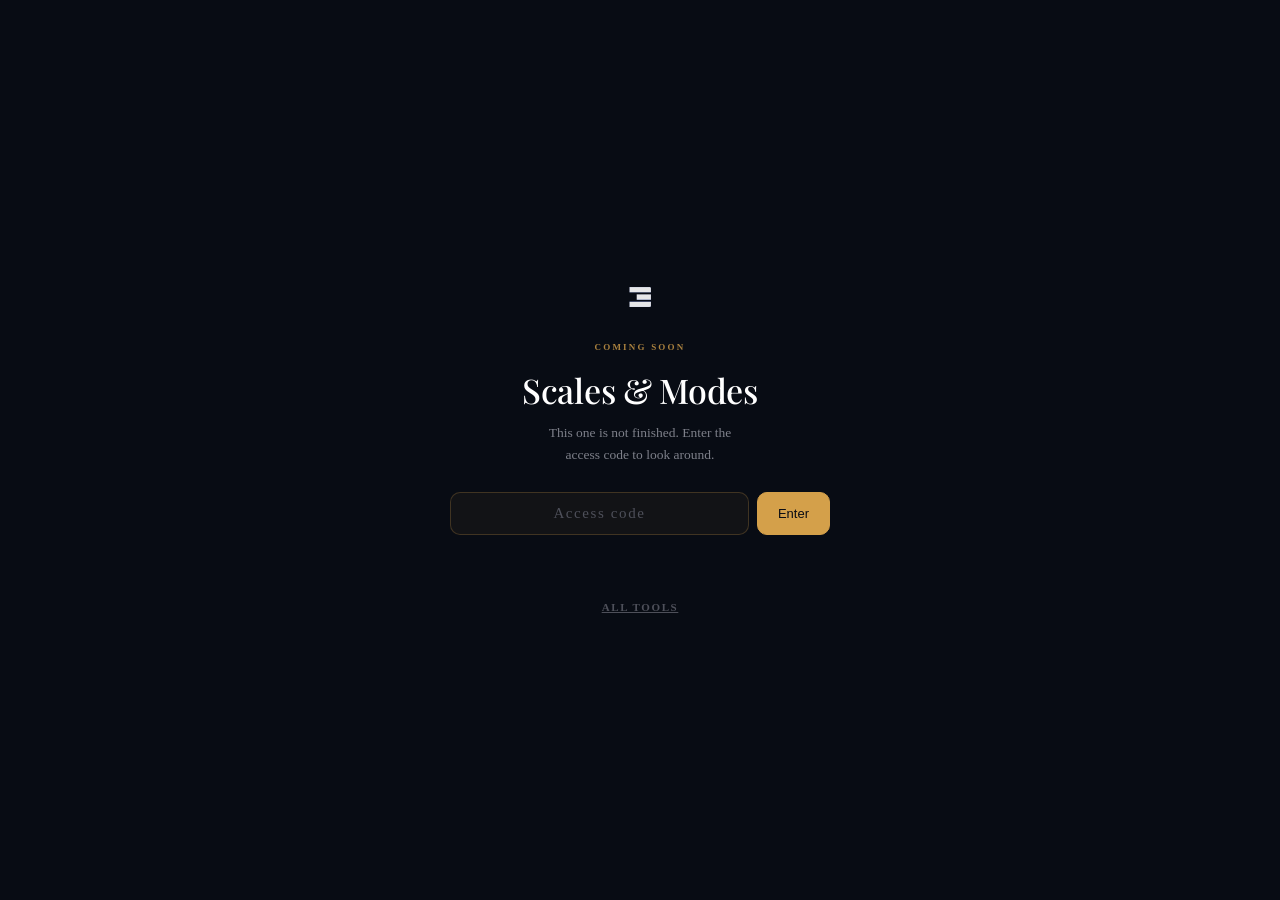
<file: theory-lab/modes/ear.html>
<!DOCTYPE html>
<html lang="en" data-store="modes-work-v1">
<head>
<meta charset="utf-8">
<meta name="viewport" content="width=device-width, initial-scale=1">
<title>Name the mode · Scales &amp; Modes · Evenant</title>
<meta name="description" content="Hear a phrase over a drone and say which mode it is. Five levels, from major-or-minor to all seven.">
<link rel="preconnect" href="https://fonts.googleapis.com">
<link rel="preconnect" href="https://fonts.gstatic.com" crossorigin>
<link href="https://fonts.googleapis.com/css2?family=DM+Sans:ital,opsz,wght@0,9..40,300;0,9..40,400;0,9..40,500;0,9..40,700;1,9..40,300;1,9..40,400&family=Playfair+Display:ital,wght@0,400;0,500;0,600;0,700;1,400;1,500&display=swap" rel="stylesheet">
<link rel="stylesheet" href="../../evenant-gate.css">
<script>document.documentElement.dataset.gate = 'locked';</script>
<!-- The quiz borrows the Dojo's chrome: the same display line, play control,
     option buttons, score and Next, so answering here feels like answering in
     Belts or Blend. -->
<link rel="stylesheet" href="../../dojo/dojo-base.css">
<link rel="stylesheet" href="../../evenant-keyboard.css">
<link rel="stylesheet" href="ear.css">
<link rel="stylesheet" href="../../evenant-nav.css">
</head>
<body>
<div class="atl atl-dojo" id="atl">
  <div class="atl-grain"></div>
  <div class="atl-atmos"></div>

  <nav class="atl-nav is-sub ev-bar" id="atl-nav">
    <div class="atl-nav-left">
      <div data-ev-switch data-ev-home="../index.html"></div>
      <div class="atl-nav-sep"></div>
      <div class="atl-nav-crumb">
        <div class="atl-crumb"><a href="index.html">Scales &amp; Modes</a><i>/</i><span>Name the mode</span></div>
      </div>
    </div>
    <div class="atl-nav-right">
      <div class="dj-score" id="ear-score" aria-live="off"></div>
      <div class="bl-level" id="ear-level" data-open="0">
        <button class="atl-select-btn" id="ear-level-btn" aria-haspopup="menu"
                aria-expanded="false" aria-controls="ear-level-menu">
          <span id="ear-level-label">Level 1</span>
          <svg class="chev" width="10" height="6" viewBox="0 0 10 6" fill="none" aria-hidden="true">
            <path d="M1 1l4 4 4-4" stroke="currentColor" stroke-width="1.4" stroke-linecap="round"/></svg>
        </button>
        <div class="ev-menu" id="ear-level-menu" role="menu" aria-labelledby="ear-level-btn" hidden></div>
      </div>
    </div>
  </nav>

  <main class="atl-main">
    <div class="ear-col">
      <div class="dj-eyebrow" id="ear-eyebrow"></div>
      <h1 class="dj-display" id="ear-display"></h1>

      <button class="dj-play" id="ear-play" aria-label="Play the phrase">
        <span class="ico" aria-hidden="true"></span><span id="ear-play-lbl">Play</span>
      </button>
      <div class="dj-meter" id="ear-meter" aria-hidden="true"><i id="ear-fill"></i></div>
      <div class="ear-count" id="ear-count"></div>

      <div class="ear-opts" id="ear-opts" role="group" aria-label="Which mode is this?"></div>
      <div class="ear-kb" id="ear-kb"></div>
      <div class="ear-actions" id="ear-actions"></div>
      <p class="ear-note is-ghost" id="ear-note">&nbsp;</p>
    </div>
  </main>
</div>

<script defer src="../../evenant-modules.js" data-module="lab"></script>
<script defer src="../../evenant-gate.js" data-gate="lab-modes" data-gate-hash="g1ctlzg"
        data-gate-name="Scales &amp; Modes"></script>
<script defer src="../../evenant-nav.js"></script>
<script defer src="../../evenant-theory.js"></script>
<script defer src="../../evenant-keyboard.js"></script>
<script defer src="../../evenant-sound.js"></script>
<script defer src="../engine/data-stub.js"></script>
<script defer src="../engine/model.js"></script>
<script defer src="../engine/audio.js"></script>
<script defer src="ear.js"></script>
</body>
</html>
</file>
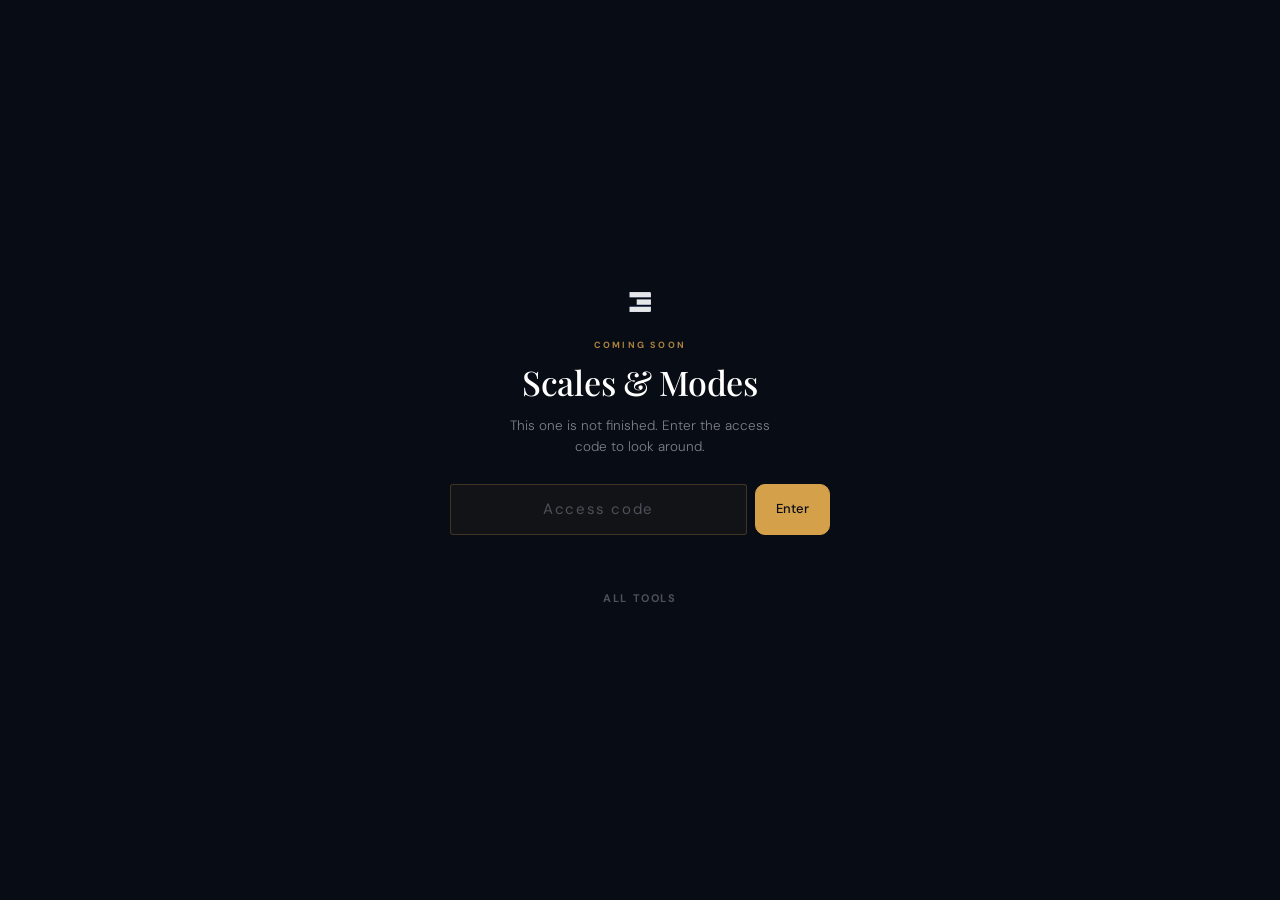
<file: theory-lab/modes/lessons.html>
<!DOCTYPE html>
<html lang="en" data-store="modes-work-v1">
<head>
<meta charset="utf-8">
<meta name="viewport" content="width=device-width, initial-scale=1">
<title>Scales &amp; Modes · Theory Lab · Evenant</title>
<meta name="description" content="The seven modes from brightest to darkest: what changes, what it does to a chord, and how to hear it.">
<link rel="preconnect" href="https://fonts.googleapis.com">
<link rel="preconnect" href="https://fonts.gstatic.com" crossorigin>
<link href="https://fonts.googleapis.com/css2?family=DM+Sans:opsz,wght@9..40,300;9..40,400;9..40,500;9..40,700&family=Playfair+Display:ital,wght@0,400;0,500;0,600;1,400;1,500&display=swap" rel="stylesheet">
<link rel="stylesheet" href="../../evenant-gate.css">
<!-- Held back until the code is typed. This line runs before anything paints,
     which the gate's own deferred script cannot. The page's router still runs
     behind the curtain, so a deep link from the course lands on the right
     lesson the moment the code is accepted. -->
<script>document.documentElement.dataset.gate = 'locked';</script>
<link rel="stylesheet" href="../engine/lesson.css">
<link rel="stylesheet" href="../../evenant-keyboard.css">
<link rel="stylesheet" href="../../evenant-listen.css">
<link rel="stylesheet" href="modes.css">
<link rel="stylesheet" href="../../evenant-nav.css">
</head>
<body>
<div class="grain"></div>
<div class="atmos"></div>

<nav class="nav ev-bar">
  <div class="nav-l">
    <div data-ev-switch data-ev-home="../index.html"></div>
    <i>/</i><a href="index.html" class="md-up" data-nav-up>Scales &amp; Modes</a>
    <i>/</i><span id="nav-where">Lessons</span>
  </div>
  <div class="prog">
    <span id="prog-txt">0 of 6</span>
    <span class="prog-bar"><i id="prog-fill"></i></span>
  </div>
</nav>

<main id="view"></main>

<!-- LOAD ORDER IS LOAD-BEARING. Data, then engine, then app, all defer, never
     async: top-level const in a classic script is this repo's module system,
     and nothing exports. The shared layers come before the module's data
     because activities.js reads EvTheory at load. -->
<script defer src="../../evenant-modules.js" data-module="lab"></script>
<script defer src="../../evenant-gate.js" data-gate="lab-modes" data-gate-hash="g1ctlzg"
        data-gate-name="Scales &amp; Modes"></script>
<script defer src="../../evenant-nav.js"></script>
<script defer src="../../evenant-theory.js"></script>
<script defer src="../../evenant-keyboard.js"></script>
<script defer src="../../evenant-sound.js"></script>
<script defer src="../../evenant-listen.js"></script>
<script defer src="themes.js"></script>
<script defer src="mode-copy.js"></script>
<script defer src="data.js"></script>
<script defer src="listen.js"></script>
<script defer src="panels.js"></script>
<script defer src="../engine/model.js"></script>
<script defer src="../engine/audio.js"></script>
<script defer src="activities.js"></script>
<script defer src="../engine/widgets.js"></script>
<script defer src="boot.js"></script>
<script defer src="../engine/app.js"></script>
</body>
</html>
</file>
<file: atlas.css>
/* ============================================================
   EVENANT INSTRUMENT ATLAS · visual mockup
   All classes namespaced .atl- so this can drop into Webflow.
   ============================================================ */

.atl,.atl *,.atl *::before,.atl *::after{margin:0;padding:0;box-sizing:border-box}
/* Reserve the scrollbar gutter at all times. Without this, switching to a taller
   tab introduces a scrollbar and the whole page, nav, headline and everything,
   jumps left by its width. scrollbar-gutter handles modern browsers; the
   overflow-y fallback covers the rest. */
html{background:#080C14;overflow-y:scroll;scrollbar-gutter:stable}
body{background:#080C14;margin:0}   /* the .atl reset never covered body itself: its default 8px top and bottom were the last 16px of scroll on every page */
.atl{
  --bg:#080C14;
  --bg-lift:#0C1220;
  --gold:#D4A04A;
  --gold-deep:#C08830;
  --gold-lift:#DEB05A;
  --blue:#4A8CD4;
  --text:#BEC0C8;
  --text-dim:#7E808A;
  --hair:rgba(255,255,255,.07);
  --hair-gold:rgba(212,160,74,.22);
  --page-top:40px;    /* one offset for home, family and instrument pages */
  --chrome:78px;      /* the sticky nav plus the hairline above it. A page
                         section is min-height:100vh minus this, so a short
                         page fills the window exactly and never scrolls. */
  --plate-art-h:341px; /* drives BOTH the engraving and the 3D box */
  font-family:'DM Sans',-apple-system,sans-serif;
  font-size:17px;color:var(--text);background:var(--bg);line-height:1.7;
  -webkit-font-smoothing:antialiased;overflow-x:hidden;position:relative;min-height:100vh;
}
.atl ::selection{background:rgba(212,160,74,.35);color:#fff}
.atl h1,.atl h2,.atl h3,.atl h4{font-family:'Playfair Display',Georgia,serif;font-weight:500;color:#fff;letter-spacing:-.4px}
.atl a{text-decoration:none;color:inherit}
.atl button{font:inherit;color:inherit;background:none;border:none;cursor:pointer}
.atl img{max-width:100%;display:block}
.atl :focus-visible{outline:2px solid var(--gold);outline-offset:3px;border-radius:2px}

/* --- ambient layers --- */
.atl-grain{position:fixed;inset:-50%;width:200%;height:200%;z-index:0;pointer-events:none;
  background-image:url("data:image/svg+xml,%3Csvg viewBox='0 0 512 512' xmlns='http://www.w3.org/2000/svg'%3E%3Cfilter id='n'%3E%3CfeTurbulence type='fractalNoise' baseFrequency='0.85' numOctaves='4' stitchTiles='stitch'/%3E%3C/filter%3E%3Crect width='100%25' height='100%25' filter='url(%23n)' opacity='0.025'/%3E%3C/svg%3E")}
.atl-atmos{position:fixed;inset:0;z-index:0;pointer-events:none;
  background:
    radial-gradient(ellipse at 50% -10%,rgba(30,80,160,.20) 0%,transparent 55%),
    radial-gradient(ellipse at 85% 25%,rgba(74,140,212,.08) 0%,transparent 45%),
    radial-gradient(ellipse at 10% 70%,rgba(20,50,120,.10) 0%,transparent 45%)}

/* --- utility type --- */
.atl-eyebrow{font-size:11px;font-weight:700;letter-spacing:3px;text-transform:uppercase;color:var(--gold);line-height:1.4}
.atl-eyebrow-dim{color:var(--text-dim)}
.atl-label{font-size:10.5px;font-weight:700;letter-spacing:2.4px;text-transform:uppercase;color:var(--text-dim)}
.atl-serif-em{font-style:italic;color:var(--gold)}

/* --- top bar + nav --- */
.atl-topbar{position:relative;z-index:60;display:flex;align-items:center;justify-content:center;gap:10px;
  padding:7px 16px;min-height:32px;text-align:center;
  background:linear-gradient(135deg,var(--gold) 0%,var(--gold-deep) 100%);color:#0A0C14;
  font-size:11px;font-weight:700;letter-spacing:3px;text-transform:uppercase}
.atl-nav{position:sticky;top:0;z-index:50;display:flex;align-items:center;justify-content:space-between;gap:24px;
  padding:14px 32px;border-bottom:1px solid transparent;transition:background .35s ease,border-color .35s ease}
.atl-nav.is-stuck{background:rgba(8,12,20,.86);-webkit-backdrop-filter:blur(14px);backdrop-filter:blur(14px);border-bottom-color:var(--hair)}
.atl-nav-left{display:flex;align-items:center;gap:15px;min-width:0}
/* The logo, the divider and the module title used to be written here and in
   every other tool's header. They are one shared component now — see .ev-switch
   in evenant-nav.css — so that all five headers cannot drift apart again. */
/* The wordmark used to be hidden on sub-pages so the breadcrumb could take its
   place. It is the module switcher now, and a switcher you cannot reach from an
   instrument page is not one, so it stays and the crumb follows it. The crumb
   is still the first thing dropped when the bar runs out of room — see the
   phone block near the end of this file. */
/* the announcement bar belongs to the collection front page; inside the atlas it
   is just 32px of vertical space taken from the content */
/* The announcement bar and the footer are switched off for now. The bar used
   to be hidden with visibility on sub-pages so its box stayed reserved and
   every page's first headline sat at the same height; with it gone everywhere
   that is true again, 32px higher. Attribution lives on the example or the
   section it belongs to, not in a site footer. Delete these two rules to bring
   either back. */
.atl-topbar{display:none}
.atl-foot{display:none}
.atl-topbar.is-hidden{visibility:hidden}
.atl-hero-topline.is-hidden{display:none}
.atl-nav-sep{display:none;width:1px;height:18px;background:var(--hair);flex:0 0 auto}
.atl-nav-crumb{display:none;min-width:0}
.atl-nav.is-sub .atl-nav-sep,.atl-nav.is-sub .atl-nav-crumb{display:flex}
.atl-nav-crumb .atl-crumb{margin-bottom:0;flex-wrap:nowrap;overflow:hidden}
/* the root segment wraps its link and slash in one span, so it needs its own
   gap: without this, "Orchestral" sits flush against the separator */
.atl-crumb-root{display:inline-flex;align-items:center;gap:14px}
.atl-nav-right{display:flex;align-items:center;gap:8px}

/* --- instrument selector --- */
/* Studio toggle: a ghost twin of the Browse instruments pill, sitting to its
   left. The dock does not exist on the page until this is switched on. */
.atl-studio-btn{display:flex;align-items:center;gap:9px;padding:9px 18px;border-radius:100px;
  border:1px solid var(--hair);background:transparent;color:var(--text-dim);
  font-size:13px;font-weight:500;cursor:pointer;white-space:nowrap;
  transition:border-color .25s,background .25s,color .25s,box-shadow .25s}
.atl-studio-btn:hover{border-color:var(--hair-gold);color:#fff}
.atl-studio-btn .dot{width:6px;height:6px;border-radius:50%;background:currentColor;opacity:.45;
  transition:opacity .25s,background .25s,box-shadow .25s}
.atl-studio-btn[aria-pressed="true"]{border-color:var(--gold);background:rgba(212,160,74,.12);color:#fff}
.atl-studio-btn[aria-pressed="true"] .dot{background:var(--gold);opacity:1;box-shadow:0 0 8px rgba(212,160,74,.8)}

.atl-select{position:relative}
.atl-select-btn{display:flex;align-items:center;gap:11px;padding:9px 18px;border:1px solid rgba(212,160,74,.42);
  border-radius:100px;font-size:13px;font-weight:500;color:#fff;background:rgba(212,160,74,.07);
  transition:border-color .25s,background .25s,box-shadow .25s}
.atl-select-btn:hover,.atl-select[data-open="1"] .atl-select-btn{border-color:var(--gold);
  background:rgba(212,160,74,.14);box-shadow:0 0 0 3px rgba(212,160,74,.08)}
.atl-select-btn .chev{transition:transform .25s ease;color:var(--gold)}
.atl-select[data-open="1"] .chev{transform:rotate(180deg)}
.atl-menu{position:absolute;top:calc(100% + 10px);right:0;width:min(920px,94vw);padding:26px 26px 22px;
  background:#0B111C;border:1px solid var(--hair);border-radius:12px;box-shadow:0 30px 80px rgba(0,0,0,.6);
  display:grid;grid-template-columns:repeat(4,minmax(0,1fr));gap:22px;opacity:0;visibility:hidden;transform:translateY(-8px);
  transition:opacity .22s ease,transform .22s ease,visibility .22s}
.atl-select[data-open="1"] .atl-menu{opacity:1;visibility:visible;transform:translateY(0)}
.atl-menu-col{min-width:0}
.atl-menu-head{display:flex;align-items:baseline;justify-content:space-between;gap:10px;
  margin-bottom:12px;padding-bottom:10px;border-bottom:1px solid var(--hair);overflow:hidden}
.atl-menu-col h4{font-size:10.5px;font-weight:700;letter-spacing:1.9px;text-transform:uppercase;color:var(--gold);
  font-family:'DM Sans',sans-serif;margin:0;padding:0;border:none;white-space:nowrap;min-width:0}
.atl-menu a,.atl-menu span.dim{display:block;font-size:14px;line-height:2.05;color:var(--text)}
.atl-menu a:hover{color:var(--gold)}
.atl-menu span.dim{color:#4B4D57}
.atl-menu a.atl-menu-fam{display:inline-flex;align-items:baseline;gap:5px;font-size:10px;line-height:1.4;
  font-weight:700;letter-spacing:1.5px;text-transform:uppercase;color:#4B4D57;white-space:nowrap;
  flex:0 0 auto;transition:color .25s ease}
.atl-menu a.atl-menu-fam:hover{color:var(--gold)}
.atl-menu-fam em{font-style:normal;transition:transform .25s ease;display:inline-block}
.atl-menu a.atl-menu-fam:hover em{transform:translateX(3px)}

/* --- page shell --- */
.atl-main{position:relative;z-index:10}
/* width:100% is load-bearing. .atl-fampage and .atl-home are flex columns, and an
   auto cross-axis margin (margin:0 auto) on a flex child overrides stretch, so the
   wrapper would size to its contents and re-centre, so switching between tabs of
   differing content width shifted the whole page sideways. */
.atl-wrap{width:100%;max-width:1220px;margin:0 auto;padding:0 32px;min-width:0}
.atl-rule{height:1px;background:var(--hair);margin:0}
.atl-topline{height:2px;background:linear-gradient(90deg,transparent 12%,rgba(74,140,212,.6) 40%,rgba(100,170,230,.4) 62%,transparent 88%)}

/* --- hero --- */
.atl-home{min-height:calc(100vh - var(--chrome));display:flex;flex-direction:column;padding:var(--page-top) 0 28px}
.atl-hero{position:relative;margin-bottom:46px}
.atl-hero h1{font-size:clamp(38px,4.6vw,64px);line-height:1.04;margin:18px 0 20px}
.atl-hero h1 span{display:block}
.atl-hero p{max-width:600px;font-weight:300;color:#9A9CA4;font-size:16.5px}

/* --- home: miniature seating arc on each family card --- */
.atl-fam-arc{margin:-4px 0 18px;height:104px}
.atl-fam-arc svg{width:100%;height:100%;display:block;overflow:visible}
.atl-fam-card:hover .atl-fam-arc .lit{opacity:1}
.atl-fam-arc .lit{opacity:.82;transition:opacity .35s ease}

/* --- view transition --- */
#atl-view{transition:opacity .22s ease,transform .3s cubic-bezier(.16,1,.3,1)}
#atl-view.is-leaving{opacity:0;transform:translateY(6px)}

/* --- family index --- */
.atl-section{padding:72px 0}
.atl-section-head{display:flex;align-items:baseline;justify-content:space-between;gap:24px;margin-bottom:36px;flex-wrap:wrap}
.atl-section-head h2{font-size:clamp(26px,3vw,38px)}
.atl-fam-grid{display:grid;grid-template-columns:repeat(4,1fr);gap:20px}
.atl-fam-card{display:block;padding:26px 24px 24px;border:1px solid var(--hair);border-radius:12px;background:rgba(255,255,255,.02);
  transition:border-color .3s,background .3s,transform .3s}
/* The hovered card is the one the footage is playing for, so it takes a nearly
   opaque dark fill: the video reads around it rather than through it, and the
   card lifts off the moving background instead of dissolving into it. */
.atl-fam-card:hover{border-color:var(--hair-gold);transform:translateY(-3px);
  background:linear-gradient(180deg,rgba(10,14,24,.94) 0%,rgba(8,12,20,.97) 100%);
  box-shadow:0 18px 44px rgba(0,0,0,.5)}
.atl-fam-card .plate{font-size:10.5px;font-weight:700;letter-spacing:2.4px;color:var(--gold);text-transform:uppercase}
.atl-fam-card h3{font-size:24px;margin:0 0 10px}
.atl-fam-card p{font-size:14px;line-height:1.6;color:var(--text-dim);font-weight:300}
.atl-fam-card .count{margin-top:18px;padding-top:14px;border-top:1px solid var(--hair);font-size:12px;color:#5E606A;letter-spacing:.4px}

/* --- family page --- */
.atl-page-head{padding:0}
.atl-page-head .atl-eyebrow{margin-bottom:2px}
.atl-crumb{display:flex;align-items:center;gap:14px;font-size:11px;letter-spacing:2.2px;text-transform:uppercase;font-weight:700;color:var(--text-dim);margin-bottom:16px;flex-wrap:wrap}
.atl-crumb a:hover{color:var(--gold)}
.atl-crumb i{font-style:normal;color:#3E404A}
.atl-page-head h1{font-size:clamp(32px,3.8vw,50px);line-height:1.04;margin:8px 0 12px}
.atl-page-head .lede{max-width:560px;font-size:15.5px;font-weight:300;color:#9A9CA4}
.atl-cols{display:grid;grid-template-columns:1.4fr 1fr;gap:56px;padding:44px 0}
.atl-list{list-style:none}
.atl-list li{position:relative;padding-left:20px;margin-bottom:11px;font-size:14.5px;line-height:1.6}
.atl-list li::before{content:'';position:absolute;left:0;top:11px;width:6px;height:1px;background:var(--gold)}
.atl-seat{border:1px solid var(--hair);border-radius:12px;padding:14px 20px;background:rgba(255,255,255,.015)}
.atl-seat-row{display:flex;justify-content:space-between;align-items:baseline;gap:14px;padding:5px 0;border-bottom:1px solid var(--hair);font-size:14px;transition:opacity .25s ease}
.atl-seat-row:last-child{border-bottom:none}
.atl-seat-row span{color:var(--text-dim)}
.atl-seat-row b{font-family:'Playfair Display',serif;color:#fff;font-weight:600;font-size:16px;white-space:nowrap}
.atl-seat-row.is-off{opacity:.28}
.atl-seat-row.is-off b{color:var(--text-dim);font-size:15px}

/* --- family page: tabs --- */
.atl-fampage{min-height:calc(100vh - var(--chrome));display:flex;flex-direction:column;padding:var(--page-top) 0 24px}
/* Section headings. Note the .atl prefix: these are <h3>, and the shared
   `.atl h1,.atl h2,.atl h3,.atl h4` rule is (0,1,1), so a bare class loses to
   it. Without the extra class this rendered as Playfair at 12.5px uppercase
   with the display face's negative tracking, which is why it read as cramped.
   Set in DM Sans on the same scale as .atl-eyebrow and .atl-label, so all
   three labels belong to one system rather than three. */
.atl .atl-blockhead{font-family:'DM Sans',-apple-system,sans-serif;font-size:11px;font-weight:700;
  letter-spacing:2.4px;text-transform:uppercase;color:var(--gold);line-height:1.4;margin-bottom:18px}
.atl-tabs{display:flex;gap:24px;border-bottom:1px solid var(--hair);margin-top:24px}
.atl-tab{position:relative;padding:10px 0 12px;font-size:9.5px;font-weight:700;letter-spacing:1.7px;
  text-transform:uppercase;color:var(--text-dim);transition:color .25s ease}
.atl-tab:hover{color:var(--gold)}
.atl-tab[aria-selected="true"]{color:#fff}
.atl-tab[aria-selected="true"]::after{content:'';position:absolute;left:0;right:0;bottom:-1px;height:2px;background:var(--gold)}
.atl-tab em{font-style:normal;color:#4B4D57;margin-left:5px;letter-spacing:.6px;font-size:9px}
.atl-panel{display:none;padding-top:28px}
.atl-panel.is-active{display:block}
.atl-ovw{display:grid;grid-template-columns:1.08fr .92fr;gap:68px;align-items:start;margin-top:0}

/* --- family page: instrument grid (sits under the bullets, left column) --- */
.atl-strip{display:grid;gap:10px}
.atl-sc{display:flex;flex-direction:column;align-items:center;text-align:center;gap:6px;
  padding:9px 7px 8px;border:1px solid var(--hair);border-radius:9px;background:rgba(255,255,255,.02);
  transition:border-color .28s ease,background .28s ease,transform .28s ease}
a.atl-sc:hover{border-color:var(--hair-gold);background:rgba(212,160,74,.04);transform:translateY(-2px)}
a.atl-sc .atl-sc-art svg{transition:filter .3s ease,transform .3s cubic-bezier(.16,1,.3,1)}
a.atl-sc:hover .atl-sc-art svg{filter:drop-shadow(0 0 9px rgba(212,160,74,.42));transform:scale(1.06)}
.atl-sc-art{height:34px;display:flex;align-items:center;justify-content:center}
.atl-sc-art svg{height:34px;width:auto}
/* A plate thumbnail is fitted into the same box rather than given the same
   height: a flute lying on its side is eight times as wide as it is tall and
   would run out of the card. Both dimensions are caps, so the picture keeps
   its proportions without object-fit. */
.atl-sc-art img{max-height:34px;max-width:96px;width:auto;height:auto}
a.atl-sc .atl-sc-art img{transition:filter .3s ease,transform .3s cubic-bezier(.16,1,.3,1)}
a.atl-sc:hover .atl-sc-art img{filter:drop-shadow(0 0 9px rgba(212,160,74,.42));transform:scale(1.06)}
.atl-sc b{font-size:12px;color:#fff;font-weight:500;line-height:1.25}
.atl-sc.is-planned{opacity:.34;pointer-events:none}
.atl-sc .st{font-size:8px;letter-spacing:1.4px;text-transform:uppercase;color:#4B4D57;font-weight:700}
.atl-striphead{display:flex;align-items:baseline;justify-content:space-between;gap:16px;
  margin:20px 0 10px;padding-top:16px;border-top:1px solid var(--hair)}

/* --- plate: 2D engraving / 3D model toggle --- */
.atl-plate-switch{position:absolute;top:12px;right:12px;z-index:3;display:flex;gap:0;
  border:1px solid var(--hair);border-radius:100px;overflow:hidden;background:rgba(8,12,20,.75);
  -webkit-backdrop-filter:blur(8px);backdrop-filter:blur(8px)}
.atl-plate-switch button{padding:5px 13px;font-size:9.5px;font-weight:700;letter-spacing:1.4px;
  text-transform:uppercase;color:var(--text-dim);transition:color .22s ease,background .22s ease}
.atl-plate-switch button:hover{color:#fff}
.atl-plate-switch button[aria-pressed="true"]{color:#0A0C14;
  background:linear-gradient(135deg,var(--gold) 0%,var(--gold-deep) 100%)}
/* transparent: the embedded viewer renders on alpha, so the plate's own
   gradient reads straight through instead of a second darker rectangle */
/* Both views are given the same explicit height, so they swap in place and the
   caption and facts below never move. Previously this was an aspect-ratio here
   and a max-width on the SVG, two numbers that had to be kept in agreement by
   hand and only matched at one column width. */
.atl-plate-3d{position:relative;height:var(--plate-art-h);border-radius:6px;overflow:hidden;background:transparent;
  margin:6px 0 18px;display:none}
.atl-plate-3d iframe{position:absolute;inset:0;width:100%;height:100%;border:0;z-index:2}
/* hidden until the iframe actually fails: the viewer renders on alpha now,
   so anything left underneath it would read straight through the model */
.atl-plate-3d-fail{position:absolute;inset:0;z-index:1;display:none;align-items:center;justify-content:center;
  padding:24px;text-align:center;font-size:12px;color:#5E606A;line-height:1.6}
.atl-plate-3d.is-fail .atl-plate-3d-fail{display:flex}
.atl-plate[data-view="3d"] .atl-plate-art{display:none}
.atl-plate[data-view="3d"] .atl-plate-3d{display:block}
.atl-plate[data-view="3d"] .atl-cap-2d{display:none}
.atl-plate[data-view="2d"] .atl-cap-3d{display:none}

/* --- instrument page: headline and tabs share the top line --- */
.atl-instpage{padding:var(--page-top) 0 24px}
.atl-insthead{display:flex;align-items:flex-end;justify-content:space-between;gap:28px;flex-wrap:wrap;
  border-bottom:1px solid var(--hair);padding-bottom:18px;margin-bottom:26px}
.atl-insthead h1{font-size:clamp(34px,4.2vw,54px);line-height:1.02;margin:6px 0 0;letter-spacing:-.6px}
.atl-insthead .atl-eyebrow{margin-bottom:0}
.atl-insthead .atl-tabs{border-bottom:none;margin:0;gap:22px}
.atl-insthead .atl-tab{padding:0 0 4px;font-size:9px;letter-spacing:1.5px}
.atl-insthead .atl-tab[aria-selected="true"]::after{bottom:-12px;height:1.5px}
.atl-gallery{display:grid;grid-template-columns:repeat(3,1fr);gap:22px}
.atl-vid{border:1px solid var(--hair);border-radius:10px;overflow:hidden;background:rgba(255,255,255,.02);
  transition:border-color .3s ease,background .3s ease;display:flex;flex-direction:column}
.atl-vid:hover{border-color:var(--hair-gold);background:rgba(212,160,74,.03)}
.atl-vid-frame{position:relative;aspect-ratio:16/9;background:#0A0E18;cursor:pointer;overflow:hidden}
.atl-vid-frame img{width:100%;height:100%;object-fit:cover;transition:transform .5s cubic-bezier(.16,1,.3,1),opacity .3s}
.atl-vid-frame:hover img{transform:scale(1.04);opacity:.75}
.atl-vid-play{position:absolute;inset:0;display:flex;align-items:center;justify-content:center;
  background:rgba(4,8,16,.32);transition:background .25s ease}
.atl-vid-frame:hover .atl-vid-play{background:rgba(4,8,16,.14)}
.atl-vid-play i{width:52px;height:52px;border-radius:50%;background:rgba(255,255,255,.94);
  display:flex;align-items:center;justify-content:center;transition:transform .22s ease}
.atl-vid-frame:hover .atl-vid-play i{transform:scale(1.09)}
.atl-vid-frame iframe{position:absolute;inset:0;width:100%;height:100%;border:0}
.atl-vid-meta{padding:15px 16px 16px;flex:1 1 auto;display:flex;flex-direction:column}
.atl-vid-meta b{font-size:14.5px;color:#fff;font-weight:500;line-height:1.4;display:block;margin-bottom:5px}
.atl-vid-meta .perf{font-size:12.5px;color:var(--text-dim);line-height:1.5}
.atl-vid-meta .why{font-size:12.5px;color:var(--gold);margin-top:9px;line-height:1.5}
.atl-vid-meta .cred{margin-top:auto;padding-top:12px;font-size:11px;color:#4E505A}
.atl-vid-meta .cred a{color:#6E707A;border-bottom:1px solid rgba(255,255,255,.12)}
.atl-vid-meta .cred a:hover{color:var(--gold);border-bottom-color:var(--hair-gold)}
.atl-gallery-note{font-size:12px;color:#4E505A;margin-top:24px;line-height:1.6;max-width:760px}

/* --- seating map (unframed; the table below already labels it) --- */
/* negative top margin pulls the arc's crown up to the cap height of the first
   line of text in the left column, so the two columns start on the same line */
.atl-seatmap{margin:-4px 0 12px}
.atl-seatmap svg{width:100%;display:block;overflow:visible}

/* --- ensemble sizer --- */
.atl-ens-top{display:flex;align-items:baseline;justify-content:space-between;gap:16px}
.atl-ens-name{font-family:'Playfair Display',serif;font-size:21px;color:#fff;line-height:1.2}
.atl-ens-count{font-family:'Playfair Display',serif;font-size:21px;color:var(--gold);white-space:nowrap}
.atl-ens-ex{font-size:12.5px;color:var(--text-dim);margin-top:5px;line-height:1.5}
.atl-ens-slider{margin:16px 0 4px}
.atl-range{width:100%;-webkit-appearance:none;appearance:none;background:transparent;cursor:pointer;display:block}
.atl-range::-webkit-slider-runnable-track{height:2px;background:rgba(255,255,255,.14);border-radius:2px}
.atl-range::-moz-range-track{height:2px;background:rgba(255,255,255,.14);border-radius:2px}
.atl-range::-webkit-slider-thumb{-webkit-appearance:none;width:15px;height:15px;margin-top:-6.5px;border-radius:50%;
  background:var(--gold);border:3px solid var(--bg);box-shadow:0 0 0 1px var(--gold),0 2px 10px rgba(212,160,74,.4)}
.atl-range::-moz-range-thumb{width:15px;height:15px;border-radius:50%;background:var(--gold);
  border:3px solid var(--bg);box-shadow:0 0 0 1px var(--gold)}
.atl-ticks{display:flex;margin-top:10px;margin-bottom:14px}
.atl-ticks button{flex:1;font-size:9px;font-weight:700;letter-spacing:1.1px;text-transform:uppercase;
  color:#43454F;text-align:center;line-height:1.4;padding:2px 2px;transition:color .25s ease}
.atl-ticks button:first-child{text-align:left}
.atl-ticks button:last-child{text-align:right}
.atl-ticks button:hover{color:var(--text-dim)}
.atl-ticks button.on{color:var(--gold)}
.atl-ens-note{font-size:12px;color:#4E505A;margin-top:14px;line-height:1.55}

/* --- instrument cards in family page --- */
.atl-inst-grid{display:grid;grid-template-columns:repeat(3,1fr);gap:18px}
.atl-inst-card{display:flex;align-items:center;gap:18px;padding:18px 20px;border:1px solid var(--hair);border-radius:10px;
  background:rgba(255,255,255,.02);transition:border-color .3s,background .3s}
.atl-inst-card:hover{border-color:var(--hair-gold);background:rgba(212,160,74,.03)}
.atl-inst-card.is-planned{opacity:.42;pointer-events:none}
.atl-inst-thumb{width:52px;height:64px;flex:0 0 auto;border:1px solid var(--hair);border-radius:6px;display:flex;align-items:center;justify-content:center;background:#0A0F1A}
.atl-inst-card h4{font-size:17px;margin-bottom:2px}
.atl-inst-card p{font-size:12.5px;color:var(--text-dim);line-height:1.45}
.atl-soon{font-size:10px;letter-spacing:1.8px;text-transform:uppercase;color:#4B4D57;font-weight:700}

/* --- instrument page: the plate --- */
.atl-inst-top{display:grid;grid-template-columns:minmax(0,420px) 1fr;gap:56px;align-items:start;padding:0}
.atl-plate{position:relative;border:1px solid var(--hair);border-radius:4px;padding:30px 26px 22px;background:
  radial-gradient(ellipse at 50% 38%,rgba(74,140,212,.10) 0%,transparent 62%),
  linear-gradient(180deg,rgba(255,255,255,.022) 0%,rgba(255,255,255,0) 70%)}
.atl-plate::before,.atl-plate::after{content:'';position:absolute;width:12px;height:12px;border:1px solid var(--hair-gold)}
.atl-plate::before{top:9px;left:9px;border-right:none;border-bottom:none}
.atl-plate::after{bottom:9px;right:9px;border-left:none;border-top:none}
.atl-plate-art{display:flex;justify-content:center;padding:6px 0 18px;height:calc(var(--plate-art-h) + 24px)}
.atl-plate-art svg,
.atl-plate-art img{height:var(--plate-art-h);width:auto;max-width:100%}
/* A landscape engraving, a trumpet lying on its side, is wider than the column
   at full plate height. max-width clamps the box but not the picture, so
   object-fit keeps the drawing in proportion inside it instead of squashing. */
.atl-plate-art img{object-fit:contain}
.atl-plate-cap{border-top:1px solid var(--hair);padding-top:14px;text-align:center}
.atl-plate-cap .no{font-size:10.5px;font-weight:700;letter-spacing:2.6px;text-transform:uppercase;color:var(--gold)}
.atl-plate-cap .nm{font-family:'Playfair Display',serif;font-style:italic;font-size:19px;color:#fff;margin-top:6px}
.atl-plate-cap .src{font-size:11px;color:#4E505A;margin-top:8px;line-height:1.5}
.atl-plate-cap .src a{color:#6E707A;border-bottom:1px solid rgba(255,255,255,.12)}
.atl-plate-cap .src a:hover{color:var(--gold);border-bottom-color:var(--hair-gold)}

.atl-inst-id .epithet{font-family:'Playfair Display',serif;font-style:italic;font-size:20px;color:var(--gold);margin:0 0 18px}
.atl-inst-id .summary{font-size:16.5px;font-weight:300;color:#9A9CA4;max-width:560px}
/* The three key numbers sit under the plate caption as a compact label/value
   list rather than three large cards. They are reference detail, not headline,
   and the space they used to take belongs to the summary and the demos. */
.atl-plate-facts{margin-top:12px;padding-top:10px;border-top:1px solid var(--hair)}
.atl-plate-facts div{display:flex;align-items:baseline;justify-content:space-between;gap:14px;padding:3.5px 0}
.atl-plate-facts span{font-size:9px;font-weight:700;letter-spacing:1.6px;text-transform:uppercase;color:var(--text-dim);white-space:nowrap}
.atl-plate-facts b{font-size:12.5px;color:#fff;font-weight:500;text-align:right}
.atl-plate-facts b em{font-style:normal;font-size:11px;color:var(--text-dim);font-weight:400}

/* --- audio demos --- */
.atl-demos{margin-top:34px;border-top:1px solid var(--hair);padding-top:26px}
.atl-demo{display:flex;align-items:center;gap:16px;padding:13px 0;border-bottom:1px solid var(--hair)}
.atl-demo:last-of-type{border-bottom:none}
.atl-play{width:38px;height:38px;flex:0 0 auto;border-radius:50%;border:1px solid var(--hair-gold);color:var(--gold);
  display:flex;align-items:center;justify-content:center;transition:background .25s,transform .2s}
.atl-play:hover{background:rgba(212,160,74,.12);transform:scale(1.06)}
.atl-demo-meta{flex:1 1 auto;min-width:0}
.atl-demo-meta b{display:block;font-size:14.5px;color:#fff;font-weight:500}
.atl-demo-meta span{font-size:12.5px;color:var(--text-dim)}
.atl-wave{display:flex;align-items:flex-end;gap:2px;height:22px;flex:0 0 auto;opacity:.5}
.atl-wave i{width:2px;background:var(--gold);border-radius:1px;display:block;
  opacity:.34;transition:opacity .12s linear}
/* a demo with no file keeps the old flat look: every bar at the same weight */
.atl-demo:not(.is-playable) .atl-wave i{opacity:1}
.atl-demo.is-playing .atl-wave{opacity:.9}
.atl-wave i.is-lit{opacity:1}
.atl-demo-dur{font-size:12px;color:#4E505A;min-width:32px;text-align:right;font-variant-numeric:tabular-nums}
.atl-demo.is-playing .atl-play{background:rgba(212,160,74,.16);border-color:var(--gold)}
.atl-play .ico-pause{display:none}
.atl-demo.is-playing .atl-play .ico-play{display:none}
.atl-demo.is-playing .atl-play .ico-pause{display:block}
.atl-demo.is-missing .atl-demo-meta b{color:var(--text-dim)}
.atl-demo.is-missing .atl-play{opacity:.4}
.atl-demo-note{font-size:12px;color:#4E505A;margin-top:14px;letter-spacing:.3px}

/* --- basic info strip --- */
/* Same three rows as the plate caption, laid out across the page instead of
   down it. auto-fit means an instrument whose facts run long still gets one
   cell each rather than a squeezed three-up. */
.atl-basics{display:grid;grid-template-columns:repeat(auto-fit,minmax(200px,1fr));gap:1px;
  margin-top:40px;background:var(--hair);border:1px solid var(--hair);border-radius:3px;overflow:hidden}
.atl-basics div{background:var(--bg-lift);padding:15px 20px}
.atl-basics span{display:block;font-size:9px;font-weight:700;letter-spacing:1.6px;text-transform:uppercase;
  color:var(--text-dim);margin-bottom:5px}
.atl-basics b{font-size:16px;color:#fff;font-weight:500;letter-spacing:-.2px}
.atl-basics b em{font-style:normal;font-size:12px;color:var(--text-dim);font-weight:400}

/* --- detail blocks --- */
.atl-detail{display:grid;grid-template-columns:repeat(2,1fr);gap:48px 56px;padding:40px 0 56px}
.atl-block h3{font-size:13px;font-family:'DM Sans',sans-serif;font-weight:700;letter-spacing:2.6px;text-transform:uppercase;
  color:var(--gold);padding-bottom:12px;margin-bottom:18px;border-bottom:1px solid var(--hair)}
.atl-reg{padding:14px 0;border-bottom:1px solid var(--hair)}
.atl-reg:last-child{border-bottom:none}
.atl-reg-top{display:flex;align-items:baseline;justify-content:space-between;gap:14px;margin-bottom:5px}
.atl-reg-top b{font-size:15px;color:#fff;font-weight:500}
.atl-reg-top span{font-size:12px;color:var(--gold);letter-spacing:1.4px;font-weight:500}
.atl-reg p{font-size:14px;line-height:1.6;color:var(--text-dim)}
.atl-chips{display:flex;flex-wrap:wrap;gap:8px}
.atl-chip{padding:7px 14px;border:1px solid var(--hair);border-radius:100px;font-size:13px;color:var(--text);
  transition:border-color .25s,color .25s,background .25s}
a.atl-chip:hover{border-color:var(--hair-gold);color:var(--gold);background:rgba(212,160,74,.05)}
.atl-chip i{font-style:normal;color:var(--gold);margin-right:6px}
.atl-warn li::before{background:#C0603A}

/* --- next / prev --- */
.atl-pager{display:flex;justify-content:space-between;gap:20px;padding:38px 0 90px;border-top:1px solid var(--hair);flex-wrap:wrap}
.atl-pager a{display:block}
.atl-pager span{display:block;font-size:10.5px;letter-spacing:2.2px;text-transform:uppercase;color:var(--text-dim);font-weight:700;margin-bottom:6px}
.atl-pager b{font-family:'Playfair Display',serif;font-size:22px;color:#fff;font-weight:500}
.atl-pager a:hover b{color:var(--gold)}
.atl-pager .r{text-align:right;margin-left:auto}

/* --- sibling rails ---
   Fixed in the outer margin, deliberately faint until you go looking for
   them. The content column is 1220px wide at most, so the rails are only
   shown once there is gutter to put them in: a chevron alone from 1200px,
   chevron plus label from 1500px, nothing below that. They sit as far out as
   the viewport allows and are never allowed to reach the text. */
.atl-rail{display:none}
@media (min-width:1200px){
  /* above .atl-main, which is z-index 10 and spans the full width: without
     this the rails are visible but unclickable */
  .atl-rail{position:fixed;top:50%;transform:translateY(-50%);z-index:20;
    display:flex;align-items:center;gap:8px;padding:12px 4px;
    color:var(--text-dim);opacity:.1;text-decoration:none;
    transition:opacity .34s ease,color .34s ease}
  .atl-rail[hidden]{display:none}
  .atl-rail:hover,.atl-rail:focus-visible{opacity:1;color:var(--gold)}
  .atl-rail-l{left:12px}
  .atl-rail-r{right:12px;justify-content:flex-end;text-align:right}
  .atl-rail svg{flex:0 0 auto}
  .atl-rail-txt{display:none;min-width:0;max-width:110px}
  .atl-rail-txt i{display:block;font-style:normal;font-size:8.5px;font-weight:700;
    letter-spacing:1.8px;text-transform:uppercase;color:var(--gold);opacity:.8;margin-bottom:3px}
  .atl-rail-txt b{display:block;font-size:10px;font-weight:700;letter-spacing:1.9px;
    text-transform:uppercase;line-height:1.35}
}
@media (min-width:1500px){
  /* Wide enough for the labels. 32px is the page gutter and as far out as
     they are allowed to go; the calc is what stops the label reaching the
     text on the narrower end of this range. The text column starts at
     50% - 578px, the rail is 135px wide, and 12px of air keeps them apart. */
  .atl-rail-txt{display:block}
  .atl-rail-l{left:min(32px,calc(50% - 725px))}
  .atl-rail-r{right:min(32px,calc(50% - 725px))}
}

/* --- footer / credits --- */
.atl-foot{border-top:1px solid var(--hair);padding:44px 0 60px;position:relative;z-index:10}
.atl-foot-grid{display:grid;grid-template-columns:1.6fr 1fr 1fr;gap:40px}
.atl-foot h4{font-size:10.5px;font-family:'DM Sans',sans-serif;font-weight:700;letter-spacing:2.4px;text-transform:uppercase;color:var(--text-dim);margin-bottom:14px}
.atl-foot p,.atl-foot li{font-size:13px;color:#6E707A;line-height:1.75;list-style:none}
.atl-foot a{color:#8A8C94;border-bottom:1px solid rgba(255,255,255,.1)}
.atl-foot a:hover{color:var(--gold);border-bottom-color:var(--hair-gold)}
.atl-foot .fine{margin-top:28px;padding-top:20px;border-top:1px solid var(--hair);font-size:12px;color:#4E505A}

/* --- timbre page --- */
.atl-timbre-chart{border:1px solid var(--hair);border-radius:12px;padding:14px 10px 10px;
  background:rgba(255,255,255,.015)}
.atl-timbre-chart svg{width:100%;height:auto;display:block;overflow:visible}
.atl-timbre-key{display:flex;gap:26px;flex-wrap:wrap;margin-top:16px;font-size:11px;color:#5E606A;letter-spacing:.3px}
.atl-timbre-key i{display:inline-block;width:16px;height:3px;border-radius:2px;vertical-align:middle;margin-right:8px}
.atl-timbre-key .atl-key-solid{background:var(--text);opacity:.85}
.atl-timbre-key .atl-key-faded{background:var(--text);opacity:.22}
.atl-timbre-key .atl-key-note{color:#43454E;margin-left:auto;text-align:right}

/* --- reveal --- */
.atl-fade{opacity:0;transform:translateY(22px);transition:opacity .7s ease,transform .7s cubic-bezier(.16,1,.3,1)}
.atl-fade.is-in{opacity:1;transform:none}

/* --- responsive --- */
/* --- tablet --- */
@media (max-width:1080px){
  .atl-fam-grid{grid-template-columns:repeat(2,1fr)}
  .atl-inst-top{grid-template-columns:1fr;gap:40px}
  .atl-plate{max-width:440px}
  .atl-cols{grid-template-columns:1fr;gap:36px}
  .atl-ovw{grid-template-columns:1fr;gap:34px}
  .atl-model-head{flex-direction:column;gap:16px}
  .atl-fampage{min-height:0;padding:30px 0 48px}
  .atl-home{min-height:0;padding:40px 0 56px}
  .atl-inst-grid{grid-template-columns:repeat(2,1fr)}
  .atl-gallery{grid-template-columns:repeat(2,1fr)}
  .atl-menu{grid-template-columns:repeat(2,1fr);width:min(640px,94vw)}
  .atl-detail{gap:40px}
}
/* --- phone --- */
@media (max-width:760px){
  .atl{font-size:16px}
  .atl-wrap{padding:0 20px}
  .atl-topbar{font-size:9.5px;letter-spacing:2px}
  .atl-home{min-height:auto;padding:36px 0 52px}
  .atl-hero{margin-bottom:32px}
  .atl-fampage{padding:26px 0 44px}
  .atl-instpage{padding:22px 0 40px}
  .atl-insthead{gap:10px;align-items:flex-start;flex-direction:column;padding-bottom:10px;margin-bottom:18px}
  .atl-insthead .atl-tabs{gap:18px;width:100%}
  .atl-insthead .atl-tab[aria-selected="true"]::after{bottom:-10px}
  /* The nav crumb is the first thing to go when the bar is short of room: it
     was clipping mid-word ("STRINGS / CE"), and the family eyebrow and the
     headline directly beneath it already say where you are. */
  .atl-nav.is-sub .atl-nav-crumb,.atl-nav.is-sub .atl-nav-sep{display:none}
  .atl-fam-grid,.atl-inst-grid,.atl-detail,.atl-foot-grid,.atl-gallery{grid-template-columns:1fr}
  .atl-strip{grid-template-columns:repeat(3,minmax(0,1fr))!important}
  .atl-detail{gap:34px;padding:36px 0}
  /* Twenty labelled rows and an 88 key piano do not survive being scaled to a
     phone: at 390px the instrument names come out about four pixels tall. The
     chart keeps a legible width and the reader swipes it instead. */
  .atl-timbre-chart{padding:10px 4px 6px;overflow-x:auto;-webkit-overflow-scrolling:touch}
  .atl-timbre-chart svg{min-width:720px}
  .atl-timbre-key{gap:14px;font-size:10px}
  .atl-timbre-key .atl-key-note{margin-left:0;text-align:left}
  .atl-menu{position:fixed;left:12px;right:12px;top:64px;width:auto;max-height:72vh;overflow:auto;
    grid-template-columns:1fr;gap:18px;padding:20px}
  .atl-select-btn{padding:8px 13px;font-size:12.5px}
  .atl-tabs{gap:22px}
  .atl-ticks button{font-size:8px;letter-spacing:.3px}
  .atl-seat{padding:20px}
  .atl-plate-art svg,
  .atl-plate-art img{height:auto;max-height:var(--plate-art-h)}
  .atl-plate{padding:24px 20px 18px}
  .atl-demo{flex-wrap:wrap;gap:12px}
  .atl-wave{display:none}
  .atl-pager{gap:24px}
  .atl-pager .r{text-align:left;margin-left:0}
}
@media (max-width:420px){
  .atl-wrap{padding:0 16px}
  .atl-ticks button{font-size:7.5px}
  .atl-ens-name{font-size:18px}
  .atl-ens-count{font-size:19px}
  .atl-inst-card{padding:14px 16px;gap:14px}
  .atl-tabs{gap:18px}
  .atl-tab{font-size:10px;letter-spacing:1.6px}
}
@media (prefers-reduced-motion:reduce){
  .atl-fade{opacity:1;transform:none;transition:none}
  .atl *{animation:none!important;transition-duration:.01ms!important}
}

/* ============================================================================
   STUDIO DOCK
   ----------------------------------------------------------------------------
   Fixed to the bottom of every page. The body opens by transitioning an
   explicit pixel height measured from its content: height:auto cannot be
   transitioned, and a fixed --dock-h variable is what made the old standalone
   page mis-size itself whenever the track count or the viewport changed.
   atlas-studio.js re-measures on open, resize, theme change and track change.
   ============================================================================ */
.atl-dock{position:fixed;left:0;right:0;bottom:0;z-index:60;background:rgba(9,13,22,.96);
  -webkit-backdrop-filter:blur(20px);backdrop-filter:blur(20px);border-top:1px solid var(--hair);
  box-shadow:0 -20px 60px rgba(0,0,0,.5)}
.atl-dock::before{content:'';position:absolute;top:-1px;left:0;right:0;height:1px;
  background:linear-gradient(90deg,transparent 8%,rgba(212,160,74,.5) 40%,rgba(212,160,74,.25) 65%,transparent 92%)}
/* the strip is the whole dock when closed, so it must sit flush on the edge */
.atl-dock-strip{display:flex;align-items:center;gap:18px;padding:11px 22px;height:60px}
.atl-dock .atl-dock-play{width:36px;height:36px;flex:0 0 auto;border-radius:50%;border:1px solid var(--hair-gold);
  color:var(--gold);display:flex;align-items:center;justify-content:center;transition:all .2s;
  background:none;cursor:pointer}
.atl-dock .atl-dock-play:hover{background:rgba(212,160,74,.14);transform:scale(1.06)}
.atl-dock-play svg{margin-left:2px}
.atl-dock-play.is-on svg{margin-left:0}
.atl-dock-id{min-width:0;flex:0 0 auto}
.atl-dock-id b{display:block;font-size:13px;color:#fff;font-weight:500;line-height:1.3;white-space:nowrap}
.atl-dock-id span{font-size:10px;letter-spacing:1.6px;text-transform:uppercase;color:#4E505A;font-weight:700}
.atl-dock-bar{flex:1 1 auto;height:3px;background:rgba(255,255,255,.09);border-radius:3px;position:relative;cursor:pointer}
.atl-dock-bar i{position:absolute;inset:0 auto 0 0;width:0;border-radius:3px;
  background:linear-gradient(90deg,var(--gold-deep),var(--gold))}
.atl-dock-clock{font-size:12px;color:var(--text-dim);font-variant-numeric:tabular-nums;min-width:96px;text-align:right}
.atl-dock .atl-dock-expand{display:flex;align-items:center;gap:8px;font-size:9.5px;font-weight:700;letter-spacing:1.6px;
  text-transform:uppercase;color:var(--text-dim);padding:7px 13px;border:1px solid var(--hair);border-radius:100px;
  transition:all .22s;white-space:nowrap;background:none;cursor:pointer}
.atl-dock .atl-dock-expand:hover{color:var(--gold);border-color:var(--hair-gold)}
.atl-dock-expand svg{transition:transform .3s ease}
.atl-dock.is-open .atl-dock-expand svg{transform:rotate(180deg)}

/* --- the expanding body --- */
.atl-dock-body{height:0;overflow:hidden;transition:height .38s cubic-bezier(.16,1,.3,1)}
.atl-dock-toolbar{display:flex;align-items:center;gap:22px;flex-wrap:wrap;padding:0 22px 12px;
  border-bottom:1px solid var(--hair)}
.atl-dock-spacer{flex:1 1 auto}
.atl-dock-legend{display:flex;align-items:center;gap:12px}
.atl-dock-tlabel{font-size:9px;font-weight:700;letter-spacing:1.6px;text-transform:uppercase;color:#4E505A}
.atl-dock-key{display:inline-flex;align-items:center;gap:6px;font-size:10.5px;color:var(--text-dim);letter-spacing:.3px}
.atl-dock-key i{width:10px;height:3px;border-radius:2px;display:inline-block}
.atl-dock-meta{font-size:11px;color:#4E505A;letter-spacing:.4px}

/* --- arrangement: headers and lanes are top-aligned, or an over-tall row
       pushes the tracks to the bottom of the grid cell --- */
.atl-arr{display:grid;grid-template-columns:224px 1fr;max-height:min(52vh,520px)}
.atl-dock-heads{border-right:1px solid var(--hair);overflow-y:auto;align-self:start;width:100%}
.atl-dock-lanes{position:relative;overflow:auto;align-self:start;width:100%}
.atl-dock-lanes svg{display:block}
.atl-dock-rulerpad{height:26px;border-bottom:1px solid var(--hair);display:flex;align-items:center;padding:0 14px}
.atl-dock-rulerpad span{font-size:9px;font-weight:700;letter-spacing:1.5px;text-transform:uppercase;color:#4E505A}
.atl-dock-head{display:flex;align-items:center;gap:8px;height:58px;padding:0 12px;
  border-bottom:1px solid rgba(255,255,255,.04);transition:background .2s;position:relative}
.atl-dock-head:hover{background:rgba(255,255,255,.02)}
.atl-dock-head{padding-left:16px}
.atl-dock-head::before{content:'';position:absolute;left:0;top:8px;bottom:8px;width:3px;
  background:var(--fam,transparent);opacity:.9;border-radius:0 2px 2px 0;transition:opacity .2s}
.atl-dock-head[data-muted="1"]::before{opacity:.22}
.atl-dock-head.is-here{background:rgba(255,255,255,.03)}
.atl-dock-head-name{flex:1 1 auto;min-width:0}
.atl-dock-head-name a,.atl-dock-head-name b{display:block;font-size:12.5px;color:#fff;font-weight:500;
  white-space:nowrap;overflow:hidden;text-overflow:ellipsis;text-decoration:none}
.atl-dock-head-name a:hover{color:var(--gold)}
.atl-dock-role{font-size:9px;font-weight:700;letter-spacing:1.2px;text-transform:uppercase;color:#4E505A;
  white-space:nowrap;overflow:hidden;text-overflow:ellipsis}
.atl-dock-vars{display:flex;gap:3px;margin-top:4px}
.atl-dock .atl-dock-var{padding:2px 7px;border:1px solid var(--hair);border-radius:100px;font-size:9px;font-weight:700;
  letter-spacing:.6px;color:#4E505A;transition:all .18s;line-height:1.5;background:none;cursor:pointer}
.atl-dock .atl-dock-var:hover{color:#fff;border-color:var(--hair-gold)}
.atl-dock .atl-dock-var[aria-pressed="true"]{border-color:var(--fam);
  background:color-mix(in srgb,var(--fam) 16%,transparent);color:var(--fam)}
.atl-dock-ms{display:flex;gap:4px;flex:0 0 auto}
.atl-dock .atl-dock-ms button{width:20px;height:20px;border-radius:4px;border:1px solid var(--hair);font-size:9px;
  font-weight:700;color:#4E505A;display:flex;align-items:center;justify-content:center;transition:all .18s;
  background:none;cursor:pointer}
.atl-dock .atl-dock-ms button:hover{color:#fff;border-color:var(--hair-gold)}
.atl-dock-head[data-muted="1"] .atl-dock-ms .m{background:#C0603A;border-color:#C0603A;color:#0A0C14}
.atl-dock-head[data-solo="1"] .atl-dock-ms .s{background:var(--fam);border-color:var(--fam);color:#0A0C14}
.atl-dock-head[data-muted="1"] .atl-dock-head-name a,
.atl-dock-head[data-muted="1"] .atl-dock-head-name b{color:#4E505A}
.atl-dock-playhead{position:absolute;top:0;bottom:0;width:1px;background:var(--gold);pointer-events:none;
  box-shadow:0 0 10px rgba(212,160,74,.7)}
.atl-dock-playhead::before{content:'';position:absolute;top:0;left:-4px;border-left:4.5px solid transparent;
  border-right:4.5px solid transparent;border-top:7px solid var(--gold)}

/* --- theme dropdown: same pill as the nav's Browse instruments --- */
.atl-dock .atl-dock-select .atl-select-btn{padding:7px 15px;font-size:12px}
.atl-dock-menu{position:absolute;bottom:calc(100% + 10px);left:0;width:min(320px,80vw);padding:8px;
  background:#0B111C;border:1px solid var(--hair);border-radius:12px;box-shadow:0 30px 80px rgba(0,0,0,.6);
  opacity:0;visibility:hidden;transform:translateY(8px);
  transition:opacity .22s ease,transform .22s ease,visibility .22s}
.atl-dock-select[data-open="1"] .atl-dock-menu{opacity:1;visibility:visible;transform:translateY(0)}
.atl-dock .atl-dock-opt{display:block;width:100%;text-align:left;padding:9px 12px;border-radius:8px;
  border:1px solid transparent;transition:background .18s,border-color .18s;background:none;cursor:pointer}
.atl-dock .atl-dock-opt:hover{background:rgba(255,255,255,.03);border-color:var(--hair)}
.atl-dock-opt b{display:block;font-size:13px;color:#fff;font-weight:500}
.atl-dock-opt span{display:block;font-size:11.5px;color:var(--text-dim);font-weight:300;line-height:1.45}
.atl-dock-opt[aria-current="true"] b{color:var(--gold)}

/* the footer only needs to clear the strip while the dock is on screen */
.atl.has-dock .atl-foot{padding-bottom:78px}

@media (max-width:820px){
  .atl-arr{grid-template-columns:132px 1fr;max-height:min(46vh,420px)}
  .atl-dock-id{display:none}
  .atl-dock-toolbar{gap:14px;padding:0 14px 10px}
  .atl-dock-strip{padding:10px 14px;gap:12px}
  .atl-dock-clock{min-width:70px;font-size:11px}
}

/* ============================================================================
   FAMILY HOVER FOOTAGE
   ----------------------------------------------------------------------------
   Behind the home page only. Nothing is downloaded until a card is hovered:
   preload="none" and the src is attached on first hover, so a visitor who never
   hovers pays nothing. Removed entirely on touch and under reduced motion, so
   phones never fetch 1.6 MB of video they cannot trigger.
   ============================================================================ */
.atl-famvid{position:fixed;inset:0;z-index:0;pointer-events:none;overflow:hidden}
.atl-famvid video{position:absolute;top:50%;left:50%;transform:translate(-50%,-50%);
  min-width:100%;min-height:100%;width:auto;height:auto;object-fit:cover;
  opacity:0;transition:opacity 900ms ease}
.atl-famvid video.is-on{opacity:.20}

/* Scrim over the footage. Three layers, painted above the video but below the
   grain and atmosphere, and faded in with the clip so a page with nothing
   playing looks exactly as it did before:
     1. a soft dark pool centred over the content, darkest where the headline
        and the cards sit, so the type never has to compete with a bright frame
     2. top and bottom bands, grounding the nav and the card row
     3. a vignette, which is what actually gives the footage its depth: the
        corners fall away and the middle distance reads as lit
   The right of the frame stays the most visible, so the footage still reads as
   footage rather than as a texture. */
.atl-famvid::after{content:'';position:absolute;inset:0;pointer-events:none;
  opacity:0;transition:opacity 900ms ease;
  background:
    radial-gradient(ellipse 60% 68% at 34% 44%,rgba(6,9,16,.58) 0%,rgba(6,9,16,.30) 45%,rgba(6,9,16,0) 76%),
    linear-gradient(180deg,rgba(8,12,20,.72) 0%,rgba(8,12,20,.16) 18%,rgba(8,12,20,.10) 56%,rgba(8,12,20,.80) 100%),
    radial-gradient(ellipse 76% 80% at 50% 48%,rgba(4,6,12,0) 44%,rgba(4,6,12,.40) 100%)}
.atl-famvid.is-active::after{opacity:1}
/* The atmosphere gradient must stay above the footage, or the headline is lost.
   Nothing else needs raising: the nav, topbar, main, footer and dock are all
   already positioned with a z-index well above this layer, and restating them
   here would have overridden the nav's sticky and the dock's fixed. */
.atl-grain,.atl-atmos{z-index:1}

@media (hover:none){ .atl-famvid{display:none} }
@media (prefers-reduced-motion:reduce){ .atl-famvid{display:none} }

/* ============================================================================
   FAMILY DEMO PILLS
   ----------------------------------------------------------------------------
   A single row under the family lede. Weighted to match the role chips beside
   them rather than the instrument page's demo rows, because these sit inside
   running text and should not compete with the headline. The progress line is
   a scaled child rather than an animated width, so it costs no layout.
   ============================================================================ */
.atl-fam-demos{display:flex;flex-wrap:wrap;gap:8px;margin-top:18px}
.atl .atl-fam-demo{position:relative;display:inline-flex;align-items:center;gap:8px;
  padding:7px 14px 8px;border:1px solid var(--hair);border-radius:100px;background:transparent;
  font-size:12px;font-weight:500;color:var(--text-dim);cursor:pointer;overflow:hidden;
  transition:border-color .22s,color .22s,background .22s}
.atl .atl-fam-demo:hover{border-color:var(--hair-gold);color:#fff}
.atl .atl-fam-demo svg{flex:0 0 auto;opacity:.7;transition:opacity .22s}
.atl .atl-fam-demo:hover svg{opacity:1}
.atl .atl-fam-demo.is-playing{border-color:var(--gold);color:#fff;background:rgba(212,160,74,.08)}
.atl .atl-fam-demo.is-playing svg{opacity:1;color:var(--gold)}
.atl .atl-fam-demo.is-missing{opacity:.45}
/* 2px gold line under the active pill, driven by transform so it never reflows */
.atl-fam-demo-prog{position:absolute;left:0;right:0;bottom:0;height:2px;
  background:linear-gradient(90deg,var(--gold-deep),var(--gold));
  transform:scaleX(0);transform-origin:left center;pointer-events:none}
</file>
<file: evenant-nav.css>
/* ============================================================================
   EVENANT · MODULE SWITCHER · STYLES
   ----------------------------------------------------------------------------
   Loaded by every tool. The four headers have four stylesheets and three sets
   of token NAMES for the same palette, so every value below reads the host's
   token first and falls back to the design-system value from HANDOFF §2:
   var(--dim, var(--text-dim, #7E808A)). The switcher therefore looks identical
   everywhere without any host having to define anything.

   Every rule is scoped two classes deep (.ev-switch .ev-switch-btn). A bare
   .ev-switch-btn scores (0,1,0) and loses to atlas.css's `.atl button`
   (0,1,1) — which sets `font:inherit` and would drop the adopted title from
   11px/700 to the 17px body font. That is the one thing this component must
   never do, so the specificity is deliberate, not incidental.
   ============================================================================ */

/* The module name must stay legible, so the switcher never shrinks: in a
   cramped header it is the crumb or the piece title beside it that gives way,
   both of which already truncate. */
/* ---- the bar -------------------------------------------------------------
   One height, one padding, one background treatment for every tool. The values
   are the Instrument Atlas's, because that is the header the others are meant
   to match. min-height rather than height: a header whose right-hand controls
   are taller than 48px grows, it does not clip them. */
.ev-bar{
  position:sticky;top:0;z-index:50;
  display:flex;align-items:center;justify-content:space-between;gap:24px;
  min-height:76px;padding:14px 32px;
  border-bottom:1px solid transparent;
  transition:background .35s ease,border-color .35s ease}
.ev-bar.is-stuck{
  background:rgba(8,12,20,.86);
  -webkit-backdrop-filter:blur(14px);backdrop-filter:blur(14px);
  border-bottom-color:rgba(255,255,255,.07)}   /* literal: the hosts' --hair differs by .01 */

/* ---- the brand cluster: logo, divider, module name ---- */
.ev-switch{display:flex;align-items:center;gap:15px;flex:0 0 auto}
.ev-switch .ev-logo{display:flex;align-items:center;flex:0 0 auto}
.ev-switch .ev-logo img{height:15px;width:auto;display:block;object-fit:contain;
  max-width:none;opacity:.95;transition:opacity .2s ease}
.ev-switch .ev-logo:hover img{opacity:1}
.ev-switch .ev-div{width:1px;height:20px;flex:0 0 auto;
  background:var(--hair,rgba(255,255,255,.07))}

/* ---- trigger -------------------------------------------------------------
   The label inside is ADOPTED from the host header and is never styled here:
   no font, no colour, no spacing. Hover, focus and open states are carried by
   the background and the chevron alone, so the title's own colour stays
   exactly what the host stylesheet set.

   padding and an equal negative margin grow the hit area without moving a
   pixel of what you can see. */
.ev-switch .ev-switch-btn{
  display:inline-flex;align-items:center;gap:7px;
  padding:10px;margin:-10px;border:0;background:none;color:inherit;
  border-radius:8px;cursor:pointer;min-width:0;
  text-align:start;
  transition:background .2s ease;
  -webkit-tap-highlight-color:transparent;
}
.ev-switch .ev-switch-btn:hover{background:rgba(255,255,255,.05)}
.ev-switch[data-open="1"] .ev-switch-btn{background:rgba(212,160,74,.10)}
.ev-switch .ev-switch-btn:focus-visible{
  outline:2px solid var(--gold,#D4A04A);outline-offset:1px}

/* The module name. These are the atlas's .atl-nav-title values, restated here
   so that every tool gets them rather than whatever its own header happened to
   use — the accelerator tracked at 2.2px, and the score viewer had no module
   name at all. Fixed values, not host tokens: uniform is the whole point. */
.ev-switch .ev-switch-label{
  font-family:'DM Sans',-apple-system,sans-serif;
  font-size:11px;font-weight:700;letter-spacing:2.6px;line-height:1.7;
  text-transform:uppercase;color:#7E808A;white-space:nowrap}

.ev-switch .ev-chev{
  flex:0 0 auto;color:var(--dim,var(--text-dim,#7E808A));
  transition:transform .22s ease,color .2s ease}
.ev-switch .ev-switch-btn:hover .ev-chev{color:var(--gold,#D4A04A)}
.ev-switch[data-open="1"] .ev-chev{transform:rotate(180deg);color:var(--gold,#D4A04A)}

/* ---- menu ----------------------------------------------------------------
   position:fixed, not absolute. score.html clips at html,body{overflow:hidden}
   and the atlas sits inside overflow-x:hidden, so an absolutely positioned
   menu is cut off in two of the four headers. Fixed also keeps this to one
   stacking context instead of four. Surface, radius and shadow are the atlas
   .atl-menu treatment, so it reads as the same family of menu. */
.ev-menu{
  position:fixed;z-index:9000;
  width:264px;max-width:calc(100vw - 16px);
  padding:6px;
  background:#0B111C;border:1px solid var(--hair,rgba(255,255,255,.07));
  border-radius:12px;box-shadow:0 30px 80px rgba(0,0,0,.6);
  font-family:'DM Sans',-apple-system,sans-serif;
}
.ev-menu[hidden]{display:none}

.ev-menu .ev-rule{height:1px;margin:6px 4px;background:var(--hair,rgba(255,255,255,.07))}

.ev-menu .ev-item{
  display:flex;align-items:center;gap:11px;
  padding:9px 10px;border-radius:8px;
  font-size:13.5px;font-weight:400;line-height:1.35;letter-spacing:0;text-transform:none;
  color:var(--text,#BEC0C8);text-decoration:none;
  transition:background .15s ease,color .15s ease}
.ev-menu .ev-item .ev-ico{flex:0 0 auto;width:16px;height:16px;color:var(--faint,#4E505A);
  transition:color .15s ease}
.ev-menu .ev-item-name{flex:1 1 auto;min-width:0;overflow:hidden;text-overflow:ellipsis;white-space:nowrap}

.ev-menu a.ev-item:hover,
.ev-menu a.ev-item:focus-visible{background:rgba(255,255,255,.05);color:#fff;outline:none}
.ev-menu a.ev-item:hover .ev-ico,
.ev-menu a.ev-item:focus-visible .ev-ico{color:var(--gold,#D4A04A)}
.ev-menu a.ev-item:focus-visible{box-shadow:inset 0 0 0 1px var(--hair-gold,rgba(212,160,74,.24))}

/* the tool you are in: a tint and a tick, not a different shape */
.ev-menu .ev-item[data-active="1"]{background:rgba(212,160,74,.10);color:#fff}
.ev-menu .ev-item[data-active="1"] .ev-ico{color:var(--gold,#D4A04A)}
.ev-menu .ev-tick{flex:0 0 auto;width:12px;height:12px;color:var(--gold,#D4A04A)}

.ev-menu .ev-item[aria-disabled]{color:var(--faint,#4E505A);cursor:default}
.ev-menu .ev-soon{flex:0 0 auto;font-size:9px;font-weight:700;letter-spacing:1.4px;
  text-transform:uppercase;color:var(--faint,#4E505A);
  border:1px solid var(--hair,rgba(255,255,255,.07));border-radius:100px;padding:2px 7px}

/* ---- narrow --------------------------------------------------------------
   The menu still hangs under the trigger — no sidebar, no bottom bar — but it
   takes more of the width and every row clears the 44px touch target. */
@media (max-width:760px){
  .ev-bar{min-height:60px;padding:12px 20px;gap:14px}
  .ev-switch{gap:12px}
  .ev-menu{width:min(280px,calc(100vw - 24px));padding:7px}
  .ev-menu .ev-item{padding:0 10px;min-height:44px;font-size:14.5px}
  .ev-switch .ev-switch-btn{padding:11px 10px;margin:-11px -10px;position:relative}
  /* The touch target has to clear 44px, and the headers it sits in are between
     34px and 41px tall. Growing the button would make the header taller on
     phones, so the extra height is a pseudo-element instead: it takes the taps
     and occupies no layout at all. */
  .ev-switch .ev-switch-btn::after{content:'';position:absolute;left:0;right:0;
    top:50%;transform:translateY(-50%);height:46px}
}

@media (prefers-reduced-motion:reduce){
  .ev-switch .ev-chev,.ev-switch .ev-switch-btn,.ev-menu .ev-item{transition:none}
}
</file>
<file: dojo/dojo-base.css>
/* ============================================================================
   EAR TRAINING · SHELL
   ----------------------------------------------------------------------------
   Tokens, reset, ambient layers and the header, shared by every mode in this
   section — the modes menu, Belts and Layers. Each mode then loads its own
   stylesheet after this one.

   Ear training is a top-level section, not a page inside the atlas, so it
   carries its own stylesheet rather than inheriting atlas.css — that file is
   50 KB of page-specific layout no mode here has a use for, and its
   instrument-page rules would have to be fought rather than reused.

   What IS shared is the design system in HANDOFF §2, restated below as tokens.
   Anything that reads as "the same product" comes from these values, so a
   change to the palette is a change to this block.
   ============================================================================ */

.atl,.atl *,.atl *::before,.atl *::after{margin:0;padding:0;box-sizing:border-box}
html{background:#080C14;overflow-y:scroll;scrollbar-gutter:stable}
body{background:#080C14;margin:0}

.atl{
  --bg:#080C14;
  --bg-lift:#0C1220;
  --gold:#D4A04A;
  --gold-deep:#C08830;
  --gold-lift:#DEB05A;
  --blue:#8FB4E0;
  --ok:#5FB89A;
  --warn:#C0603A;
  --text:#BEC0C8;
  --text-dim:#7E808A;
  --text-faint:#4E505A;
  --hair:rgba(255,255,255,.07);
  --hair-gold:rgba(212,160,74,.24);
  font-family:'DM Sans',-apple-system,sans-serif;
  font-size:17px;color:var(--text);background:var(--bg);line-height:1.7;
  -webkit-font-smoothing:antialiased;overflow-x:hidden;position:relative;min-height:100vh;
}
/* The element-level reset is wrapped in :where() so it carries NO specificity.
   Written plainly as `.atl button` it scores (0,1,1) and silently beats every
   single-class rule below it — `.dj-next{background:var(--gold)}` and friends
   lose their background and border with nothing in the cascade to show for it.
   atlas.css has the un-wrapped version and the same shadow: .atl-play asks for
   a gold hairline there and does not get one. Noted, not changed here: that is
   a change to how the atlas looks. */
:where(.atl) :where(h1,h2,h3){font-family:'Playfair Display',Georgia,serif;font-weight:500;color:#fff;letter-spacing:-.4px}
:where(.atl) :where(a){text-decoration:none;color:inherit}
:where(.atl) :where(button){font:inherit;color:inherit;background:none;border:none;cursor:pointer}
:where(.atl) :where(img){max-width:100%;display:block}
.atl ::selection{background:rgba(212,160,74,.35);color:#fff}
.atl :focus-visible{outline:2px solid var(--gold);outline-offset:3px;border-radius:2px}

/* --- ambient layers, identical to the atlas so the two read as one site --- */
.atl-grain{position:fixed;inset:-50%;width:200%;height:200%;z-index:0;pointer-events:none;
  background-image:url("data:image/svg+xml,%3Csvg viewBox='0 0 512 512' xmlns='http://www.w3.org/2000/svg'%3E%3Cfilter id='n'%3E%3CfeTurbulence type='fractalNoise' baseFrequency='0.85' numOctaves='4' stitchTiles='stitch'/%3E%3C/filter%3E%3Crect width='100%25' height='100%25' filter='url(%23n)' opacity='0.025'/%3E%3C/svg%3E")}
.atl-atmos{position:fixed;inset:0;z-index:0;pointer-events:none;
  background:
    radial-gradient(ellipse at 50% -10%,rgba(30,80,160,.20) 0%,transparent 55%),
    radial-gradient(ellipse at 85% 25%,rgba(74,140,212,.08) 0%,transparent 45%),
    radial-gradient(ellipse at 10% 70%,rgba(20,50,120,.10) 0%,transparent 45%)}

.atl-eyebrow{font-size:11px;font-weight:700;letter-spacing:3px;text-transform:uppercase;color:var(--gold);line-height:1.4}

/* ============================================================================
   The controls every mode is built from — the eyebrow and display line, the
   play button and its meter, the stacked answer rows with the in-row A/B, and
   the result block. Belts, Layers and Blend all use them, which is why they
   are here and not in three stylesheets drifting apart. Each mode's own sheet
   sets only its layout: the page frame, its column width, and whatever the
   mode has that the others do not.
   ============================================================================ */

/* --- the question, and then the answer ---
   One display line carries both: it asks before you answer and names the
   instrument after, so the eye never has to move to find out what happened. */
.dj-eyebrow{font-size:10.5px;font-weight:700;letter-spacing:2.8px;text-transform:uppercase;
  color:var(--gold);opacity:.85}
.dj-display{font-size:clamp(26px,4.4vw,40px);line-height:1.14;margin:14px 0 0;
  letter-spacing:-.6px;transition:color .3s ease}
.dj-display[data-state="right"]{color:#fff}
.dj-display[data-state="wrong"]{color:#fff}
.dj-mark{display:inline-block;width:9px;height:9px;border-radius:50%;margin-right:12px;
  vertical-align:middle;position:relative;top:-4px}
.dj-mark[data-v="right"]{background:var(--ok);box-shadow:0 0 12px rgba(95,184,154,.75)}
.dj-mark[data-v="wrong"]{background:var(--warn);box-shadow:0 0 12px rgba(192,96,58,.65)}
.dj-note{font-size:12px;color:var(--text-faint);margin-top:10px;min-height:18px}

/* --- transport --- */
.dj-play{display:inline-flex;align-items:center;justify-content:center;gap:11px;
  margin-top:26px;padding:12px 30px;border-radius:100px;
  border:1px solid var(--hair-gold);background:rgba(212,160,74,.07);color:var(--gold);
  font-size:14px;font-weight:500;min-width:148px;
  transition:background .25s,border-color .25s,color .25s}
.dj-play:hover{border-color:var(--gold);background:rgba(212,160,74,.15);color:#fff}
.dj-play .ico{width:0;height:0;border-style:solid;border-width:6px 0 6px 11px;
  border-color:transparent transparent transparent currentColor}
.dj-play[data-state="playing"]{background:rgba(212,160,74,.18);border-color:var(--gold);color:#fff}
.dj-play[data-state="playing"] .ico{width:11px;height:12px;border:none;background:currentColor;
  -webkit-mask:linear-gradient(#000 0 0) 0/3.5px 100% no-repeat,linear-gradient(#000 0 0) 100%/3.5px 100% no-repeat;
          mask:linear-gradient(#000 0 0) 0/3.5px 100% no-repeat,linear-gradient(#000 0 0) 100%/3.5px 100% no-repeat}
.dj-play[data-state="loading"]{opacity:.55;pointer-events:none}

/* No rule under the play button at rest — the track is transparent, so the
   only thing that ever draws here is the gold fill while a clip is running.
   Belts keeps it where Layers dropped it entirely, because a belt clip plays
   once and how much is left is real information; a Layers passage loops. */
.dj-meter{width:148px;height:2px;border-radius:2px;background:transparent;
  overflow:hidden;margin-top:14px}
.dj-meter[data-idle]{visibility:hidden}   /* keeps its 16px; only the ink goes */
.dj-meter i{display:block;height:100%;background:var(--gold);transform-origin:0 50%;transform:scaleX(0);
  transition:transform .1s linear}

/* --- answers: one per row, centred --- */
.dj-options{display:flex;flex-direction:column;gap:9px;width:100%;margin-top:30px}
.dj-opt{position:relative;display:flex;align-items:center;justify-content:center;
  min-height:52px;padding:8px 40px;border:1px solid var(--hair);border-radius:11px;
  background:rgba(255,255,255,.015);font-size:16px;font-weight:400;color:var(--text);
  transition:border-color .2s,background .2s,color .2s,opacity .2s,box-shadow .2s}
.dj-opt:not(:disabled):hover{border-color:var(--hair-gold);background:rgba(212,160,74,.07);color:#fff}
.dj-opt:disabled{cursor:default}
.dj-options[data-waiting] .dj-opt{opacity:.35}
.dj-opt.is-right{border-color:var(--ok);background:rgba(95,184,154,.12);color:#fff}
.dj-opt.is-wrong{border-color:var(--warn);background:rgba(192,96,58,.12);color:#fff}
.dj-opt.is-off{opacity:.28}

/* --- result --- */
/* Always holds a Next and a link row, drawn as ghosts in the phases that have
   no use for them (see resultRows in dojo.js), so the block cannot change
   height between asking, right and wrong. */
.dj-result{width:100%;display:flex;flex-direction:column;align-items:center}
.is-ghost{visibility:hidden;pointer-events:none}

/* ⭐ the A/B, living in the two rows it is about. The clips are already
   running, so these only move the gains; the bars on the right say which one
   is audible. A second pair of buttons underneath used to push the page down
   by its own height every time you were wrong. */
.dj-opt.is-ab{cursor:pointer}
.dj-opt.is-ab:hover{box-shadow:inset 0 0 0 1px var(--hair-gold)}
.dj-hear{position:absolute;right:14px;top:50%;transform:translateY(-50%);
  width:17px;height:17px;display:flex;color:var(--text-faint);opacity:.5;
  transition:color .2s,opacity .2s,transform .2s}
.dj-hear svg{width:100%;height:100%}
.dj-opt.is-ab:hover .dj-hear{color:var(--gold);opacity:.9}
/* The lit bars alone say which one is audible. An outline here as well fought
   the green and the red that say which one was right. */
.dj-opt.is-hearing .dj-hear{color:var(--gold);opacity:1;transform:translateY(-50%) scale(1.15)}

.dj-next{margin-top:26px;padding:12px 32px;border-radius:100px;border:1px solid var(--gold);
  background:var(--gold);color:#0A0C14;font-size:14px;font-weight:500;line-height:24px;
  transition:background .25s,border-color .25s}
.dj-next:hover{background:var(--gold-lift);border-color:var(--gold-lift)}

.dj-link{font-size:12px;line-height:20px;color:var(--text-faint);margin-top:16px;
  border-bottom:1px solid transparent;transition:color .2s,border-color .2s}
.dj-link:hover{color:var(--gold);border-color:var(--hair-gold)}

.dj-reset{margin-top:40px;font-size:11px;color:var(--text-faint);opacity:.7;
  letter-spacing:.3px;transition:color .2s,opacity .2s}
.dj-reset:hover{color:var(--text-dim);opacity:1}


/* --- nav --- */
.atl-nav{position:sticky;top:0;z-index:50;display:flex;align-items:center;justify-content:space-between;gap:24px;
  padding:14px 32px;border-bottom:1px solid transparent;transition:background .35s ease,border-color .35s ease}
.atl-nav.is-stuck{background:rgba(8,12,20,.86);-webkit-backdrop-filter:blur(14px);backdrop-filter:blur(14px);border-bottom-color:var(--hair)}
.atl-nav-left{display:flex;align-items:center;gap:15px;min-width:0}
/* The breadcrumb, lifted from atlas.css so it reads identically: same size,
   same 2.2px tracking, same 14px gaps, same faint slash. It sits after the
   module switcher behind a hairline, exactly as ORCHESTRAL / WOODWINDS does
   in the atlas — a way back to the modes menu and a note of which mode you
   are in. The modes menu itself has none, the same as the atlas home. */
.atl-nav-sep{width:1px;height:18px;background:var(--hair);flex:0 0 auto}
.atl-nav-crumb{display:flex;min-width:0}
.atl-crumb{display:flex;align-items:center;gap:14px;font-size:11px;letter-spacing:2.2px;
  text-transform:uppercase;font-weight:700;color:var(--text-dim);
  flex-wrap:nowrap;overflow:hidden}
.atl-crumb a:hover{color:var(--gold)}
.atl-crumb i{font-style:normal;color:#3E404A}

.atl-nav-right{display:flex;align-items:center;gap:14px}
.dj-score{display:flex;align-items:baseline;gap:5px;font-size:12px;color:var(--text-dim);
  font-variant-numeric:tabular-nums;letter-spacing:.4px}
.dj-score b{font-size:15px;color:#fff;font-weight:500}
.dj-score span{margin-right:2px}
.dj-score i{font-style:normal;color:var(--gold);margin-left:6px}
.atl-select-btn{display:flex;align-items:center;gap:11px;padding:9px 18px;border:1px solid rgba(212,160,74,.42);
  border-radius:100px;font-size:13px;font-weight:500;color:#fff;background:rgba(212,160,74,.07);white-space:nowrap;
  letter-spacing:0;text-transform:none;transition:border-color .25s,background .25s,box-shadow .25s}
.atl-select-btn:hover{border-color:var(--gold);background:rgba(212,160,74,.14);box-shadow:0 0 0 3px rgba(212,160,74,.08)}
</file>
<file: dojo/modes.css>
/* ============================================================================
   EAR TRAINING · MODES MENU
   ----------------------------------------------------------------------------
   The section's front page. Card treatment is the atlas family grid's — 1px
   hairline, near-transparent fill, warming to gold and lifting on hover — so
   picking a mode here feels like picking a family there.
   ============================================================================ */

.dj-modes-page{position:relative;z-index:10;width:100%;max-width:1080px;margin:0 auto;
  padding:clamp(30px,6vh,58px) 32px 72px}
.dj-modes-head{margin-bottom:clamp(30px,5vh,46px);max-width:620px}
.dj-modes-head h1{font-size:clamp(34px,4.6vw,56px);line-height:1.05;margin:16px 0 18px}
.dj-modes-head h1 span{display:block}
.dj-modes-head p{font-size:16.5px;font-weight:300;color:#9A9CA4}

.dj-modes{display:grid;grid-template-columns:repeat(3,1fr);gap:20px}
.dj-mode{display:block;padding:26px 24px 24px;border:1px solid var(--hair);border-radius:12px;
  background:rgba(255,255,255,.02);
  transition:border-color .3s,background .3s,transform .3s,box-shadow .3s}
a.dj-mode:hover{border-color:var(--hair-gold);transform:translateY(-3px);
  background:linear-gradient(180deg,rgba(10,14,24,.94) 0%,rgba(8,12,20,.97) 100%);
  box-shadow:0 18px 44px rgba(0,0,0,.5)}
.dj-mode h3{font-size:24px;margin:0 0 10px}
.dj-mode p{font-size:14px;line-height:1.6;color:var(--text-dim);font-weight:300}
.dj-mode .count{margin-top:18px;padding-top:14px;border-top:1px solid var(--hair);
  font-size:12px;color:#5E606A;letter-spacing:.4px}

/* The family cards carry a miniature seating arc. A mode has no seating, so it
   carries a diagram of its own shape instead: stacked bars for layers, a
   single lit bar for belts. Same box, same height, same job — telling the
   cards apart before you have read them. */
.dj-mode-art{margin:-4px 0 18px;height:104px;display:flex;align-items:center;justify-content:center}
.dj-mode-art svg{width:100%;height:100%;display:block;overflow:visible}
.dj-mode-art .lit{opacity:.82;transition:opacity .35s ease}
a.dj-mode:hover .dj-mode-art .lit{opacity:1}

.dj-mode[data-soon]{opacity:.45;pointer-events:none}
.dj-mode[data-soon] .count{color:var(--text-faint)}

@media (max-width:980px){ .dj-modes{grid-template-columns:repeat(2,1fr)} }
@media (max-width:760px){
  .dj-modes-page{padding:26px 20px 56px}
  .dj-modes{grid-template-columns:1fr}
}
@media (prefers-reduced-motion:reduce){ a.dj-mode:hover{transform:none} }
</file>
<file: theory-lab/lab.css>
/* ============================================================================
   THEORY LAB · SHARED CHROME
   ----------------------------------------------------------------------------
   The Theory Lab home and every module's front page. Tokens and card treatment
   follow the Dojo's modes menu, which follows the Atlas family grid: a 1px
   hairline, a near-transparent fill, warming to gold and lifting on hover.
   Picking a module here should feel like picking a mode there.
   ============================================================================ */

:root{
  --bg:#080C14;--gold:#D4A04A;--gold-deep:#C08830;--blue:#8FB4E0;
  --warn:#C0603A;--ok:#5FB89A;
  --text:#BEC0C8;--text-dim:#7E808A;--text-faint:#4E505A;
  --hair:rgba(255,255,255,.07);--hair-gold:rgba(212,160,74,.24);
}
*,*::before,*::after{margin:0;padding:0;box-sizing:border-box}
html{background:var(--bg);overflow-y:scroll;scrollbar-gutter:stable}
body{font-family:'DM Sans',-apple-system,sans-serif;font-size:16px;color:var(--text);
  background:var(--bg);-webkit-font-smoothing:antialiased;line-height:1.6}
h1,h2,h3{font-family:'Playfair Display',Georgia,serif;font-weight:500;color:#fff;letter-spacing:-.3px}
a{color:inherit;text-decoration:none}
button{font:inherit;color:inherit;background:none;border:none;cursor:pointer}
:focus-visible{outline:2px solid var(--hair-gold);outline-offset:3px;border-radius:4px}

.lab{position:relative;min-height:100vh;overflow-x:hidden}
.lab-grain{position:fixed;inset:0;pointer-events:none;z-index:1;opacity:.5;
  background-image:radial-gradient(rgba(255,255,255,.012) 1px,transparent 1px);background-size:3px 3px}
.lab-atmos{position:fixed;inset:0;pointer-events:none;z-index:0;
  background:radial-gradient(1200px 620px at 50% -10%,rgba(212,160,74,.055),transparent 70%)}

.lab-page{position:relative;z-index:10;width:100%;max-width:1080px;margin:0 auto;
  padding:clamp(30px,6vh,58px) 32px 72px}
.lab-head{margin-bottom:clamp(30px,5vh,46px);max-width:640px}
.lab-eyebrow{font-size:10.5px;font-weight:700;letter-spacing:2.6px;text-transform:uppercase;
  color:var(--gold);opacity:.9}
.lab-head h1{font-size:clamp(34px,4.6vw,56px);line-height:1.05;margin:16px 0 18px}
.lab-head h1 span{display:block}
.lab-serif-em{font-style:italic;color:var(--gold)}
.lab-head p{font-size:16.5px;font-weight:300;color:#9A9CA4}

/* --- the module cards --- */
.lab-modules{display:grid;grid-template-columns:repeat(3,1fr);gap:20px}
.lab-module{display:block;position:relative;padding:26px 24px 24px;
  border:1px solid var(--hair);border-radius:12px;background:rgba(255,255,255,.02);
  transition:border-color .3s,background .3s,transform .3s,box-shadow .3s}
a.lab-module:hover{border-color:var(--hair-gold);transform:translateY(-3px);
  background:linear-gradient(180deg,rgba(10,14,24,.94) 0%,rgba(8,12,20,.97) 100%);
  box-shadow:0 18px 44px rgba(0,0,0,.5)}
.lab-module h3{font-size:24px;margin:0 0 10px}
.lab-module p{font-size:14px;line-height:1.6;color:var(--text-dim);font-weight:300}
.lab-module .count{margin-top:18px;padding-top:14px;border-top:1px solid var(--hair);
  font-size:12px;color:#5E606A;letter-spacing:.4px;display:flex;align-items:center;
  justify-content:space-between;gap:10px}
.lab-module-art{margin:-4px 0 18px;height:104px;display:flex;align-items:center;justify-content:center}
.lab-module-art svg{width:100%;height:100%;display:block;overflow:visible}
.lab-module-art .lit{opacity:.82;transition:opacity .35s ease}
a.lab-module:hover .lab-module-art .lit{opacity:1}

/* A members-only module is still a link: the code prompt is behind it. */
.lab-tag{font-size:9.5px;font-weight:700;letter-spacing:1.6px;text-transform:uppercase;
  display:inline-flex;align-items:center;gap:5px;white-space:nowrap}
.lab-tag[data-state="members"]{color:var(--gold);opacity:.85}
.lab-tag[data-state="open"]{color:var(--ok);opacity:.85}
.lab-tag[data-state="soon"]{color:var(--text-faint)}
.lab-module[data-state="soon"]{opacity:.45;pointer-events:none}
.lab-buy{font-size:11px;color:var(--text-faint);letter-spacing:.3px}
.lab-buy:hover{color:var(--gold)}

/* --- a module's own front page: the same cards, one level down --- */
/* The nav row. These three class names come from the Dojo's chrome, which the
   lab pages do not load — only ear.html does, because it is a Dojo page. On
   the hub and a module's front page they were unstyled, so the row fell to
   three stacked blocks and the breadcrumb sat under the switcher instead of
   beside it. Same values as dojo-base.css, so the two read identically. */
.lab .atl-nav-left{display:flex;align-items:center;gap:15px;min-width:0}
.lab .atl-nav-sep{width:1px;height:18px;background:var(--hair);flex:0 0 auto}
.lab .atl-nav-crumb{display:flex;min-width:0}
.lab-crumb{display:flex;align-items:center;gap:9px;font-size:10.5px;font-weight:700;
  letter-spacing:2.2px;text-transform:uppercase;color:var(--text-faint)}
.lab-crumb a:hover{color:var(--gold)}
.lab-crumb i{font-style:normal;opacity:.5}
.lab-crumb span{color:var(--text-dim)}

@media (max-width:980px){ .lab-modules{grid-template-columns:repeat(2,1fr)} }
@media (max-width:760px){
  .lab-page{padding:26px 20px 56px}
  .lab-modules{grid-template-columns:1fr}
}
@media (prefers-reduced-motion:reduce){ a.lab-module:hover{transform:none} }
</file>
<file: evenant-gate.css>
/* ============================================================================
   EVENANT · ACCESS GATE
   ----------------------------------------------------------------------------
   Loads alongside the gated page's own stylesheet. The first rule is the one
   that matters: while data-gate is set on <html>, nothing of the page shows.
   It is set by an inline line in the head, before any paint, and cleared by
   evenant-gate.js the moment the code is right or a stored answer is found —
   so there is no frame in which the tool behind it is visible.

   Tokens are read from the host page (--bg, --gold, --text…), with the atlas
   values as fallbacks, so the gate matches whatever it is standing in front of.
   ============================================================================ */

html[data-gate] body > *:not(.ev-gate){ visibility:hidden !important }
html[data-gate], html[data-gate] body{ overflow:hidden }

.ev-gate{
  position:fixed; inset:0; z-index:9999;
  display:flex; align-items:center; justify-content:center;
  padding:24px;
  background:var(--bg,#080C14);
  animation:ev-gate-in .4s ease both;
}
.ev-gate[data-leaving]{ animation:ev-gate-out .26s ease both; pointer-events:none }
@keyframes ev-gate-in { from{opacity:0} to{opacity:1} }
@keyframes ev-gate-out{ from{opacity:1} to{opacity:0} }

.ev-gate-card{
  width:100%; max-width:380px; display:flex; flex-direction:column; align-items:center;
  text-align:center;
}
.ev-gate-card[data-wrong]{ animation:ev-gate-no .4s ease }
@keyframes ev-gate-no{
  10%,90%{transform:translateX(-2px)} 30%,70%{transform:translateX(4px)} 50%{transform:translateX(-4px)}
}

.ev-gate-logo{ height:20px; width:auto; opacity:.9; margin-bottom:26px }

.ev-gate-soon{
  font-size:9px; font-weight:700; letter-spacing:2.2px; text-transform:uppercase;
  color:var(--gold,#D4A04A); opacity:.8;
}
.ev-gate-name{
  font-family:'Playfair Display',Georgia,serif; font-weight:500; color:#fff;
  font-size:clamp(26px,5vw,34px); line-height:1.15; letter-spacing:-.3px; margin:10px 0 0;
}
.ev-gate-say{
  font-size:13.5px; font-weight:300; line-height:1.6; max-width:30ch;
  color:var(--text-dim,var(--dim,#7E808A)); margin:12px 0 0;
}

.ev-gate-field{ display:flex; gap:8px; width:100%; margin-top:26px }
.ev-gate-input{
  flex:1 1 auto; min-width:0; font:inherit; font-size:15px; letter-spacing:2.4px;
  text-align:center; text-transform:uppercase;
  padding:12px 14px; border-radius:10px; color:#fff;
  background:rgba(255,255,255,.03);
  border:1px solid var(--hair,rgba(255,255,255,.07));
  transition:border-color .2s, background .2s;
}
.ev-gate-input::placeholder{ color:var(--faint,#4E505A); letter-spacing:1.6px; text-transform:none }
.ev-gate-input:focus{ outline:none; border-color:var(--hair-gold,rgba(212,160,74,.24));
  background:rgba(212,160,74,.05) }
.ev-gate-go{
  flex:0 0 auto; font-size:13px; font-weight:500; padding:12px 20px; border-radius:10px;
  color:#0A0C14; background:var(--gold,#D4A04A);
  border:1px solid var(--gold,#D4A04A);
  transition:background .2s, border-color .2s;
}
.ev-gate-go:hover{ background:var(--gold-deep,#C08830); border-color:var(--gold-deep,#C08830) }

/* its line is held whether or not there is anything on it, so the card does
   not grow under the pointer at the moment you mistype */
.ev-gate-err{
  font-size:12px; line-height:20px; min-height:20px; margin-top:12px;
  color:var(--warn,#C0603A);
}
.ev-gate-back{
  font-size:11px; letter-spacing:1.6px; text-transform:uppercase; font-weight:700;
  color:var(--faint,#4E505A); margin-top:22px; transition:color .2s;
}
.ev-gate-back:hover{ color:var(--gold,#D4A04A) }

@media (prefers-reduced-motion:reduce){
  .ev-gate, .ev-gate[data-leaving], .ev-gate-card[data-wrong]{ animation:none }
}
</file>
<file: theory-lab/modes/modes.css>
/* ============================================================================
   SCALES & MODES · MODULE STYLES
   ----------------------------------------------------------------------------
   Only what this module adds: the chord tiles, the row of mode buttons, and
   the keyboard's place under the piano roll. Everything else — the lesson
   shell, the transport, the controls, the quiz — comes from
   theory-lab/engine/lesson.css, which both host pages link.
   ============================================================================ */

/* breadcrumb link in the bar, matching the one the Accelerator draws */
.md-up{color:var(--dim)}
.md-up:hover{color:var(--gold)}

/* --- the keyboard, under the roll ---
   It is placed by spec.draw() rather than built into the controls column,
   because it belongs with the picture of the music rather than with the
   knobs. */
.md-kb-host{margin:14px 0 2px}

/* --- the row of mode buttons ---
   Seven, in brightness order, and they wrap to two rows on a phone rather
   than scrolling: a row you have to scroll hides the darkest modes, which
   are the ones people have not met. */
/* A SEGMENTED CONTROL, NOT SEVEN BUTTONS.
   The seven modes are not seven unrelated choices — they are one ordered
   series, brightest to darkest, and exactly one is true at a time. Seven
   separate boxes said neither of those things: they looked like seven places
   you could go and gave no hint that Lydian and Locrian are the two ends of
   something. Welded into a single track with hairline divisions, the row says
   "one of these, and they are in an order" before a word is read, and the lit
   segment says which. It is also the shape every operating system uses for
   this exact job, so nobody has to learn it.

   The gradient under the track runs gold to blue at a tenth of the strength
   the rest of the panel uses — just enough that the bright end looks warm and
   the dark end cool, which is the lesson. */
.md-modebar{background-image:linear-gradient(90deg,rgba(212,160,74,.07),rgba(143,180,224,.06)),var(--panel)}
/* The segment itself is the engine's — see .ac-seg-track in lesson.css. All
   this module adds is the warm-to-cool wash across the track, because for
   these seven the order IS the lesson. */

/* --- the chord grid: seven tiles, one per degree --- */
/* --- the chord grid: seven tiles, one per degree ---
   THREE SIZES OF TYPE, NOT FIVE. The tile used to stack a numeral, a name, a
   function, a signature mark and a comparison, all at four different sizes, so
   there was no first thing to look at. The numeral leads, the chord name
   answers it, and the function is the small print; the signature mark moved
   out of the stack and onto the tile's top edge as a gold rule, where it marks
   the tile without adding a line to read. */
.md-grid{display:grid;grid-template-columns:repeat(7,minmax(0,1fr));gap:var(--s2);margin:var(--s4) 0 2px}
.md-tile{position:relative;display:flex;flex-direction:column;align-items:center;gap:2px;
  padding:11px 6px 9px;border-radius:var(--r2);text-align:center;overflow:hidden;
  border:1px solid var(--hair);background-image:var(--panel);box-shadow:var(--edge);
  transition:border-color .22s var(--ease),background .22s var(--ease),
             transform .22s var(--ease),box-shadow .22s var(--ease)}
/* the function colour is a rule along the top edge rather than a fill, so
   seven tiles do not read as seven different buttons */
.md-tile::before{content:'';position:absolute;top:0;left:0;right:0;height:2px;
  background:var(--fn);opacity:.75}
.md-tile:hover{border-color:var(--hair-gold);background-image:var(--panel-hi);
  transform:translateY(-2px);box-shadow:var(--edge),0 6px 16px rgba(0,0,0,.35)}
.md-tile.is-on{border-color:var(--gold);background-image:var(--gold-face);
  box-shadow:var(--edge),0 4px 14px rgba(212,160,74,.14)}
/* a signature chord is what the mode is FOR, so it is marked on the tile's own
   edge — a second gold line under the function rule, not a fifth line of type */
.md-tile.is-sig{border-color:var(--hair-gold)}
.md-tile.is-sig::after{content:'';position:absolute;top:2px;left:0;right:0;height:1px;
  background:var(--gold);opacity:.9}
.md-num{font-family:'Playfair Display',Georgia,serif;font-size:18px;color:#fff;line-height:1.05}
.md-tile b{font-weight:400;font-size:12.5px;color:var(--text)}
.md-fn{font-size:8.5px;font-weight:700;letter-spacing:1.3px;text-transform:uppercase;color:var(--fn);opacity:.85}
.md-sig{font-size:8.5px;font-weight:700;letter-spacing:1.2px;text-transform:uppercase;color:var(--gold)}
.md-vs{font-size:8.5px;letter-spacing:.6px;color:var(--faint)}

/* --- a note the reharmonizer just moved, in the roll --- */
.ac-roll-stage rect[data-changed]{stroke:#FB923C;stroke-width:1.4}

/* --- the module's own front page --- */
.md-tools{display:grid;grid-template-columns:repeat(3,1fr);gap:16px;margin-top:14px}
.md-tool{display:block;padding:20px 18px;border:1px solid var(--hair);border-radius:11px;
  background:rgba(255,255,255,.02);transition:border-color .3s,background .3s,transform .3s}
a.md-tool:hover{border-color:var(--hair-gold);background:rgba(212,160,74,.05);transform:translateY(-2px)}
.md-tool h3{font-size:19px;margin:0 0 7px}
.md-tool p{font-size:13.5px;line-height:1.55;color:var(--text-dim);font-weight:300}
/* --- the quiz band --- */
.md-test{display:flex;align-items:center;justify-content:space-between;gap:24px;flex-wrap:wrap;
  padding:22px 24px;border:1px solid var(--hair);border-radius:11px;margin-top:14px;
  background:rgba(255,255,255,.02);
  transition:border-color .3s,background .3s,transform .3s}
a.md-test:hover{border-color:var(--hair-gold);background:rgba(212,160,74,.05);transform:translateY(-2px)}
.md-test h3{font-size:19px;margin:0 0 6px}
.md-test p{font-size:13.5px;line-height:1.55;color:var(--text-dim);font-weight:300}
.md-test-meta{display:flex;align-items:center;gap:9px;font-size:10px;font-weight:700;
  letter-spacing:1.8px;text-transform:uppercase;color:var(--text-faint);white-space:nowrap}
.md-test-meta i{font-style:normal;opacity:.45}

.md-section{margin-top:clamp(28px,5vh,44px)}
.md-section > h2{font-size:12px;font-weight:700;letter-spacing:2.4px;text-transform:uppercase;
  color:var(--text-faint);font-family:'DM Sans',sans-serif;margin-bottom:14px}
.md-lessons{display:grid;grid-template-columns:repeat(2,1fr);gap:12px}
.md-lesson{display:flex;align-items:baseline;gap:14px;padding:16px 18px;
  border:1px solid var(--hair);border-radius:10px;background:rgba(255,255,255,.02);
  transition:border-color .25s,background .25s}
a.md-lesson:hover{border-color:var(--hair-gold);background:rgba(212,160,74,.05)}
.md-lesson .n{font-family:'Playfair Display',Georgia,serif;font-size:15px;color:var(--gold);opacity:.8;min-width:14px}
.md-lesson h3{font-size:16.5px;margin:0 0 3px}
.md-lesson p{font-size:12.5px;color:var(--text-dim);font-weight:300;line-height:1.5}
/* the owner's tagline, in the serif italic the claim line uses, so the card
   and the mode's own page open on the same words in the same voice */
.md-lesson .md-tagline{font-family:'Playfair Display',Georgia,serif;font-style:italic;
  font-size:14px;color:var(--gold);opacity:.92;margin-bottom:4px}

@media (max-width:860px){
  .md-grid{grid-template-columns:repeat(4,minmax(0,1fr))}
  .md-tools,.md-lessons{grid-template-columns:1fr}
  .md-test{flex-direction:column;align-items:flex-start;gap:14px}
  .md-test-meta{white-space:normal;flex-wrap:wrap}
}
@media (max-width:620px){
  .md-grid{grid-template-columns:repeat(3,minmax(0,1fr));gap:6px}
  .md-tile{padding:10px 4px 8px}
  .md-num{font-size:15px}
  .md-tile b{font-size:11.5px}
  /* .ac-seg-track>.btn is (0,2,0), so this has to match it to be heard */
  .ac-seg-track>.md-modebtn{padding:0 9px;font-size:11.5px}
}
@media (prefers-reduced-motion:reduce){
  .md-tile:hover,a.md-tool:hover,a.md-test:hover{transform:none}
}
</file>
<file: accelerator/base.css>
/* ============================================================================
   THE ACCELERATOR — STYLES
   Design system shared with the Instrument Atlas. See PORT.md §5.
   ============================================================================ */

*,*::before,*::after{margin:0;padding:0;box-sizing:border-box}
:root{
  --bg:#080C14;--gold:#D4A04A;--gold-deep:#C08830;--blue:#8FB4E0;
  --warn:#C0603A;--ok:#5FB89A;
  --text:#BEC0C8;--dim:#7E808A;--faint:#4E505A;
  --hair:rgba(255,255,255,.07);--hair-gold:rgba(212,160,74,.24);
}
html{background:var(--bg);overflow-y:scroll;scrollbar-gutter:stable}
body{font-family:'DM Sans',-apple-system,sans-serif;font-size:17px;color:var(--text);
  background:var(--bg);-webkit-font-smoothing:antialiased;line-height:1.7}
h1,h2,h3{font-family:'Playfair Display',Georgia,serif;font-weight:500;color:#fff;letter-spacing:-.3px}
button{font:inherit;color:inherit;background:none;border:none;cursor:pointer}
a{color:inherit;text-decoration:none}
code{font-family:inherit;color:var(--gold)}
:focus-visible{outline:2px solid var(--gold);outline-offset:3px;border-radius:3px}

.grain{position:fixed;inset:-50%;width:200%;height:200%;z-index:0;pointer-events:none;
  background-image:url("data:image/svg+xml,%3Csvg viewBox='0 0 512 512' xmlns='http://www.w3.org/2000/svg'%3E%3Cfilter id='n'%3E%3CfeTurbulence type='fractalNoise' baseFrequency='0.85' numOctaves='4' stitchTiles='stitch'/%3E%3C/filter%3E%3Crect width='100%25' height='100%25' filter='url(%23n)' opacity='0.025'/%3E%3C/svg%3E")}
.atmos{position:fixed;inset:0;z-index:0;pointer-events:none;
  background:radial-gradient(ellipse at 50% -10%,rgba(30,80,160,.16) 0%,transparent 55%)}

/* --- nav --- */
.nav{position:sticky;top:0;z-index:40;display:flex;align-items:center;justify-content:space-between;
  gap:20px;padding:13px 30px;background:rgba(8,12,20,.86);
  -webkit-backdrop-filter:blur(14px);backdrop-filter:blur(14px);border-bottom:1px solid var(--hair)}
.nav-l{display:flex;align-items:center;gap:13px;font-size:11px;font-weight:700;letter-spacing:2.2px;
  text-transform:uppercase;color:var(--dim);min-width:0}
.nav-l i{font-style:normal;color:#33353D}
.nav-l a:hover{color:var(--gold)}
.nav-l span{white-space:nowrap;overflow:hidden;text-overflow:ellipsis}
.mark{width:15px;height:13px;display:flex;flex-direction:column;justify-content:space-between;flex:0 0 auto}
.mark i{display:block;height:2px;background:#fff;border-radius:1px}
.mark i:nth-child(2){width:70%}
.prog{display:flex;align-items:center;gap:9px;font-size:10px;font-weight:700;letter-spacing:1.6px;
  text-transform:uppercase;color:var(--faint);flex:0 0 auto}
.prog-bar{width:74px;height:3px;background:rgba(255,255,255,.1);border-radius:2px;overflow:hidden}
.prog-bar i{display:block;height:100%;width:0;
  background:linear-gradient(90deg,var(--gold-deep),var(--gold));
  transition:width .5s cubic-bezier(.16,1,.3,1)}

.wrap{position:relative;z-index:10;max-width:940px;margin:0 auto;padding:0 30px}
.eyebrow{font-size:10.5px;font-weight:700;letter-spacing:2.6px;text-transform:uppercase;color:var(--gold)}

/* --- module index --- */
.hero{padding:66px 0 40px}
.hero h1{font-size:clamp(38px,5vw,58px);line-height:1.04;margin:16px 0 18px}
.hero h1 em{font-style:italic;color:var(--gold);display:block}
.hero p{max-width:620px;color:#9A9CA4;font-weight:300;font-size:16.5px}
.lessons{display:grid;gap:12px;padding-bottom:80px}
.lcard{display:grid;grid-template-columns:40px 1fr auto;gap:20px;align-items:center;
  padding:20px 22px;border:1px solid var(--hair);border-radius:12px;background:rgba(255,255,255,.02);
  transition:border-color .3s,background .3s,transform .3s}
.lcard:hover{border-color:var(--hair-gold);background:rgba(212,160,74,.03);transform:translateY(-2px)}
.lnum{font-family:'Playfair Display',serif;font-size:22px;color:var(--faint);text-align:center}
.lcard.done .lnum{color:var(--gold)}
.lcard h3{font-size:21px;margin-bottom:5px}
.lcard p{font-size:14px;color:var(--dim);font-weight:300;line-height:1.55}
.ltag{font-size:9.5px;font-weight:700;letter-spacing:1.6px;text-transform:uppercase;color:var(--faint);
  padding:5px 11px;border:1px solid var(--hair);border-radius:100px;white-space:nowrap}
.lcard.done .ltag{color:var(--ok);border-color:rgba(95,184,154,.3)}

/* --- lesson --- */
.crumb{display:flex;align-items:center;gap:12px;font-size:10.5px;letter-spacing:2.2px;
  text-transform:uppercase;font-weight:700;color:var(--faint);padding:26px 0 0}
.crumb a:hover{color:var(--gold)}
.crumb i{font-style:normal;color:#33353D}
.lesson{padding-bottom:90px}
.lesson-n{margin-top:20px}
.lesson h1{font-size:clamp(32px,4.2vw,48px);line-height:1.06;margin:14px 0 0}
.claim{font-family:'Playfair Display',serif;font-style:italic;font-size:20px;line-height:1.5;
  color:var(--gold);max-width:640px;margin:18px 0 0}
.sec{margin-top:52px}
.sec-h{display:flex;align-items:baseline;gap:14px;margin-bottom:20px}
.sec-h b{font-size:11px;font-weight:700;letter-spacing:2.4px;text-transform:uppercase;color:var(--gold)}
.sec-h span{flex:1 1 auto;height:1px;background:var(--hair)}
.prose{max-width:660px}
.prose p{margin-bottom:16px;font-weight:300}
.prose p strong{color:#fff;font-weight:500}
.prose em{font-style:italic;color:var(--text)}
.demo{border:1px solid var(--hair);border-radius:14px;background:rgba(255,255,255,.015);overflow:hidden}
.demo-note{padding:13px 22px;border-top:1px solid var(--hair);font-size:12.5px;
  color:var(--faint);line-height:1.6}
.source{margin-top:46px;padding-top:18px;border-top:1px solid var(--hair);
  font-size:11.5px;color:#3E404A;font-weight:300}
.source em{color:var(--faint);font-style:italic}

/* --- exercise --- */
.ex{display:grid;gap:10px}
.ex-row{display:grid;grid-template-columns:112px 1fr;gap:20px;align-items:start;
  padding:16px 20px;border:1px solid var(--hair);border-radius:10px;background:rgba(255,255,255,.015)}
.ex-row b{font-size:9.5px;font-weight:700;letter-spacing:1.7px;text-transform:uppercase;
  color:var(--gold);padding-top:3px}
.ex-row p{font-size:14.5px;line-height:1.6;font-weight:300}
.ex-done{margin-top:18px}
.ex-done button{display:inline-flex;align-items:center;gap:9px;padding:9px 17px;
  border:1px solid var(--hair);border-radius:100px;font-size:12.5px;color:var(--dim);transition:all .2s}
.ex-done button:hover{border-color:var(--hair-gold);color:#fff}
.ex-done button[aria-pressed="true"]{border-color:var(--ok);color:var(--ok);background:rgba(95,184,154,.08)}

/* --- quiz --- */
.q{padding:20px 22px;border:1px solid var(--hair);border-radius:12px;margin-bottom:12px;
  background:rgba(255,255,255,.015)}
.q>p{font-size:16px;margin-bottom:14px;color:#fff;font-weight:400}
.opts{display:grid;gap:7px}
.opt{text-align:left;padding:11px 15px;border:1px solid var(--hair);border-radius:9px;
  font-size:14.5px;color:var(--text);font-weight:300;transition:all .2s}
.opt:hover:not(:disabled){border-color:var(--hair-gold);color:#fff}
.opt.right{border-color:var(--ok);background:rgba(95,184,154,.1);color:#fff}
.opt.wrong{border-color:var(--warn);background:rgba(192,96,58,.1);color:#fff}
.opt:disabled{cursor:default}
.why{margin-top:13px;padding-top:13px;border-top:1px solid var(--hair);font-size:13.5px;
  line-height:1.65;color:var(--dim);font-weight:300;display:none}
.why.on{display:block}
.why b{color:var(--gold);font-weight:700}

/* --- pager --- */
.pager{display:flex;justify-content:space-between;gap:20px;margin-top:36px;padding-top:30px;
  border-top:1px solid var(--hair)}
.pager span{display:block;font-size:10px;letter-spacing:2px;text-transform:uppercase;
  color:var(--faint);font-weight:700;margin-bottom:5px}
.pager b{font-family:'Playfair Display',serif;font-size:20px;color:#fff;font-weight:500}
.pager a:hover b{color:var(--gold)}
.pager .r{text-align:right;margin-left:auto}

/* ===========================================================================
   WIDGET CHROME — shared by every demonstration
   =========================================================================== */
.w-grid{display:grid;grid-template-columns:1fr 276px}
.w-stage{padding:22px 20px 16px;min-width:0}
.w-stage svg{width:100%;height:auto;display:block;touch-action:none}
.w-side{border-left:1px solid var(--hair);padding:20px;display:flex;flex-direction:column;gap:17px}
.w-lab{font-size:9.5px;font-weight:700;letter-spacing:1.8px;text-transform:uppercase;
  color:var(--faint);margin-bottom:9px}
.w-row{display:flex;gap:7px;flex-wrap:wrap;align-items:center}
.w-col{display:grid;gap:5px}
.btn{display:inline-flex;align-items:center;gap:8px;padding:9px 16px;border:1px solid var(--hair);
  border-radius:100px;font-size:12.5px;color:var(--dim);transition:all .2s;white-space:nowrap}
.btn:hover{border-color:var(--hair-gold);color:#fff}
.btn.wide{border-radius:9px;justify-content:flex-start;width:100%}
.btn.gold{border-color:rgba(212,160,74,.4);color:#fff;background:rgba(212,160,74,.09)}
.btn.gold:hover{background:rgba(212,160,74,.18)}
.btn.on{border-color:var(--gold);background:rgba(212,160,74,.2);color:#fff}
.btn[aria-pressed="true"]{border-color:var(--c,var(--gold));color:#fff;
  background:rgba(212,160,74,.12)}
.w-read{font-size:12.5px;color:var(--dim);font-weight:300;line-height:1.6;
  padding-top:14px;border-top:1px solid var(--hair)}
.w-read b{color:#fff;font-weight:500}
.w-missing{padding:44px 30px;text-align:center}
.w-missing p{font-size:14px;color:var(--dim);font-weight:300;margin-top:10px}
.w-missing .hint{font-size:12px;color:#3E404A}

/* voicing checks */
.checks{display:grid;gap:7px}
.chk{display:grid;grid-template-columns:16px 1fr;gap:10px;align-items:start;font-size:12.5px;
  line-height:1.5;font-weight:300;transition:color .25s}
.chk i{font-style:normal;font-size:13px;line-height:1.3;text-align:center}
.chk.ok{color:var(--dim)}.chk.ok i{color:var(--ok)}
.chk.bad{color:#fff}.chk.bad i{color:var(--warn)}

/* perspective dials */
.pv-layer{padding:11px 0;border-bottom:1px solid var(--hair)}
.pv-layer:last-child{border-bottom:none}
.pv-name{font-size:12.5px;font-weight:500;margin-bottom:7px}
.pv-dial{display:block;margin-bottom:6px}
.pv-dial span{display:block;font-size:9.5px;color:var(--faint);letter-spacing:.4px;margin-bottom:2px}
.pv-dial input{width:100%;accent-color:var(--gold);height:3px}

/* prevade slots */
.pd-slot{padding:9px 0;border-bottom:1px solid var(--hair)}
.pd-slot:last-child{border-bottom:none;padding-bottom:0}
.pd-row{display:flex;align-items:center;gap:7px;margin-bottom:6px}
.pd-key{width:17px;height:17px;border-radius:100px;font-size:9.5px;font-weight:700;
  display:flex;align-items:center;justify-content:center;flex:0 0 auto}
.pd-name{font-size:12.5px;color:#fff;font-weight:500;flex:1 1 auto;min-width:0;
  white-space:nowrap;overflow:hidden;text-overflow:ellipsis}
.pd-arrow{width:21px;height:21px;border:1px solid var(--hair);border-radius:6px;
  color:var(--faint);font-size:11px;line-height:1;flex:0 0 auto;transition:all .2s}
.pd-arrow:hover:not(:disabled){border-color:var(--hair-gold);color:#fff}
.pd-arrow:disabled{opacity:.28;cursor:default}
.pd-sel{width:100%;padding:7px 10px;border:1px solid var(--hair);border-radius:8px;
  background:rgba(255,255,255,.02);color:var(--dim);font-family:inherit;font-size:12px;
  cursor:pointer;-webkit-appearance:none;appearance:none;transition:all .2s}
.pd-sel:hover{border-color:var(--hair-gold);color:#fff}
.pd-sel option{background:#0E1420;color:var(--text)}

@media (max-width:860px){
  .w-grid{grid-template-columns:1fr}
  .w-side{border-left:none;border-top:1px solid var(--hair)}
  .lcard{grid-template-columns:32px 1fr;gap:14px}
  .ltag{grid-column:2;justify-self:start}
  .ex-row{grid-template-columns:1fr;gap:8px}
  .wrap{padding:0 20px}
  .nav{padding:12px 18px}
}
@media (prefers-reduced-motion:reduce){*{transition-duration:.01ms!important}}
</file>
<file: accelerator/ui.css>
/* Accelerator-only layout and legibility. */
:root{--faint:#9699A4;--dim:#A0A3AD}
.hero .btn{margin-top:24px}.ac-course{padding-bottom:70px}.ac-module h2{font-size:30px}.ac-module>.lessons{padding:20px 0 35px}
.ac-outline{position:relative;margin-top:18px;border:1px solid var(--hair);border-radius:10px;background:#0D1420}
.ac-outline summary{padding:12px 16px;cursor:pointer;font-size:14px;color:var(--text)}
.ac-outline nav{padding:0 16px 18px;display:grid;gap:4px;max-height:65vh;overflow:auto}.ac-outline nav>p{color:var(--gold);font-size:13px;margin-top:12px}
.ac-outline a{padding:9px 12px;border-radius:7px;display:flex;justify-content:space-between;gap:16px;font-size:14px}.ac-outline a:hover,.ac-outline [aria-current]{background:rgba(212,160,74,.12);color:#fff}.ac-outline a span{color:var(--dim);font-size:12px}
.ac-sections{display:flex;gap:8px;flex-wrap:wrap;margin-top:28px;position:sticky;top:54px;background:rgba(8,12,20,.96);z-index:20;padding:10px 0}.ac-sections a{padding:8px 12px;font-size:13px;border:1px solid var(--hair);border-radius:100px}.ac-sections [aria-current]{border-color:var(--gold);color:#fff}
.sec{scroll-margin-top:155px}.sec h2{font-size:28px;margin-bottom:18px}.ac-instruction{max-width:700px;margin:0 0 18px;color:#CDD0D8;font-size:16px}
#demo-host{padding:22px}.ac-transport{display:flex;align-items:center;gap:10px;flex-wrap:wrap}.ac-inline{display:flex;align-items:center;gap:8px;font-size:13px}.ac-inline input[type=range]{width:94px}
.ac-audio-status,.ac-caption{font-size:13px;color:var(--dim);margin:12px 0}.ac-timeline{height:4px;background:#202A38;border-radius:2px;margin:12px 0}.ac-timeline i{display:block;height:100%;background:var(--gold);width:0}
[data-roll] svg{width:100%;height:auto;display:block;min-height:150px}.ac-legend{display:flex;flex-wrap:wrap;gap:15px;font-size:13px}
.ac-roll-stage{position:relative}.ac-playhead{position:absolute;top:8%;height:75%;width:2px;background:#fff;opacity:.6;visibility:hidden;pointer-events:none}
.ac-controls{display:grid;grid-template-columns:repeat(auto-fit,minmax(240px,1fr));gap:14px;margin-top:20px}
/* The controls used to be a fixed two columns, which was right when they sat
   under a full-width stage. In the stepped layout they have a whole column to
   themselves, so let them flow: at ~900px this is three abreast and the demo
   loses roughly a third of its height. */.ac-controls>.btn{justify-self:start}
.ac-group{border:1px solid var(--hair);border-radius:10px;padding:14px;min-width:0}.ac-group legend{padding:0 6px;font-size:14px;color:#CDD0D8}
.ac-field{display:flex;flex-direction:column;gap:6px;font-size:13px;margin-bottom:10px;min-width:0}.ac-field select{font:inherit;padding:10px 12px;min-height:44px;background:#141D2B;color:#D8DAE1;border:1px solid #354052;border-radius:7px;max-width:100%}.ac-field input[type=range]{width:100%;height:28px;accent-color:var(--gold)}.ac-field output{font-variant-numeric:tabular-nums;color:var(--gold)}.ac-group .btn{margin:4px 5px 0 0}
.ac-editor{grid-column:1/-1;display:grid;grid-template-columns:repeat(4,minmax(0,1fr));gap:12px}.ac-step{border-bottom:1px solid var(--hair);padding-bottom:10px}.ac-step .btn{font-size:12px;padding:8px;min-height:44px}
.ac-spectrum{width:100%;height:140px;border-bottom:1px solid var(--hair);grid-column:1/-1}.ac-actions{display:flex;flex-wrap:wrap;gap:10px;margin-top:18px}.ac-actions>.ac-group{width:100%}
.ac-feedback{font-size:15px;border-left:2px solid var(--gold);padding:10px 16px;margin-top:18px;max-width:700px}.ac-feedback:empty{display:none}.w-read{font-size:14px;color:#ADB1BC;line-height:1.7}
.source{font-size:12px;color:var(--dim)}.source a{text-decoration:underline;text-underline-offset:3px}.btn{font-size:13px;min-height:44px;white-space:normal}.btn:disabled{opacity:.5;cursor:default}.btn[aria-pressed=true]{border-color:var(--gold);color:#fff;background:rgba(212,160,74,.12)}
.q{min-width:0;margin-top:20px}.q legend{font-size:16px;color:#fff;padding:0 5px}.why{color:#B2B6C1}.opt{min-height:44px}.ltag{font-size:11px;letter-spacing:.5px;color:var(--dim)}.prose{max-width:680px}.prose p{font-weight:400;font-size:17px;line-height:1.8}
.ac-backups h2{font-size:26px}.ac-backups p{margin:14px 0;max-width:640px}.ac-backups input[type=file]{max-width:210px;font-size:12px;margin-left:8px}.ac-backups>.btn{margin-right:8px}
.ac-partials{height:200px;display:flex;align-items:flex-end;justify-content:space-around;gap:10px;margin:20px 0}.ac-partials>div{flex:1;display:flex;flex-direction:column;align-items:center;gap:4px;font-size:12px}.ac-partials i{display:block;width:75%;max-width:48px;background:var(--gold);border-radius:4px 4px 0 0}
@media(max-width:600px){.wrap{padding:0 16px}.hero{padding-top:35px}.claim{font-size:19px}#demo-host{padding:14px}.ac-controls{grid-template-columns:1fr}.ac-editor{grid-template-columns:repeat(2,minmax(0,1fr))}.ac-sections{top:50px;gap:5px}.ac-sections a{font-size:12px;padding:8px}.ac-outline a{align-items:flex-start}.ac-outline a span{max-width:85px;text-align:right}.ac-transport{gap:8px}.ac-transport>.btn{flex:1}.lcard{padding:16px;gap:12px}.lcard h3{font-size:21px}.pager b{font-size:18px}.nav{gap:8px}.nav-l{gap:7px}.prog-bar{display:none}.prog{font-size:9px;letter-spacing:.3px}}
@media(prefers-reduced-motion:reduce){*{scroll-behavior:auto!important;animation:none!important;transition:none!important}}

/* ============================================================================
   STEPPED LESSON — explanation left, playground right
   The page height is max(activity, step) rather than five sections stacked, so
   a lesson is exactly one viewport on every step. The activity mounts once and
   stays live while the left column advances, which is the point: the
   demonstration is in front of you while you read about it and while you are
   answering questions on it.
   ============================================================================ */
.lwrap{position:relative;z-index:10;max-width:1400px;margin:0 auto;padding:0 30px;
  display:flex;flex-direction:column;width:100%}
.lhead{flex:0 0 auto;padding:14px 0 0}
.lhead h1{font-size:clamp(21px,2.4vw,28px);line-height:1.12;margin:10px 0 0}
.lhead .ac-outline{margin-top:0}

/* The viewport lock is a flex chain from html down, not a subtracted bar
   height: .ev-bar is 76px where the old local bar was 46px, and any hardcoded
   guess left the page a pixel or two scrollable. */
@media (min-width:1001px){
  html.lesson-view{overflow:hidden}
  html.lesson-view body{height:100dvh;display:flex;flex-direction:column;overflow:hidden}
  html.lesson-view #view{flex:1 1 auto;min-height:0;display:flex;flex-direction:column}
  html.lesson-view .lwrap{flex:1 1 auto;min-height:0}
}

.lcols{flex:1 1 auto;display:grid;grid-template-columns:minmax(330px,392px) 1fr;
  gap:30px;align-items:stretch;padding:14px 0 0;min-height:0}
.lside{display:flex;flex-direction:column;min-height:0}
.lplay{min-width:0;align-self:stretch;max-height:100%;overflow-y:auto;width:100%}
/* The heading is focused on every route so a screen reader announces the new
   lesson. It carries tabindex="-1" and is not a tab stop, so the visible ring
   is noise — it reads as a text field. */
.lhead h1:focus{outline:none}
.lplay .demo-note{padding:13px 22px;border-top:1px solid var(--hair);font-size:12.5px;
  color:var(--faint);line-height:1.6;margin:0}

.rail{display:flex;align-items:center;gap:5px;flex:0 0 auto;padding-bottom:3px}
.rail button{flex:1 1 0;height:4px;border-radius:2px;background:rgba(255,255,255,.09);
  padding:0;min-width:7px;border:none;transition:background .3s,transform .2s}
.rail button:hover{transform:scaleY(1.8)}
.rail button.seen{background:rgba(212,160,74,.42)}
.rail button.on{background:var(--gold)}
.rail-n{flex:0 0 auto;margin-left:10px;font-size:9.5px;font-weight:700;letter-spacing:1.4px;
  text-transform:uppercase;color:var(--faint);white-space:nowrap}

.lstep{flex:1 1 auto;display:flex;flex-direction:column;justify-content:center;
  padding:14px 0;min-height:0;overflow-y:auto;scrollbar-width:thin}
.lstep>div{width:100%}
.step-h{font-family:'Playfair Display',Georgia,serif;font-weight:500;color:#fff;
  font-size:22px;line-height:1.22;letter-spacing:-.3px;margin:7px 0 12px}
.lstep .prose p{font-size:15px;line-height:1.62;margin-bottom:13px}
.lstep .prose p:last-child{margin-bottom:0}
.lstep .q{margin-bottom:14px;padding:0;border:none;background:none}
.lstep .q legend{font-size:16px;color:#fff;margin-bottom:12px;padding:0}
.lstep .opt{font-size:13.5px;padding:10px 13px}
.lstep .why{font-size:12.5px}
.lstep .ac-field{display:block;margin-bottom:12px}
.lstep .ac-actions{display:flex;gap:7px;flex-wrap:wrap;margin:14px 0}
.lstep .ac-feedback{font-size:13px;line-height:1.55}

.lnav{flex:0 0 auto;display:flex;align-items:center;gap:9px;
  padding:12px 0 18px;border-top:1px solid var(--hair)}
.lnav .sp{flex:1 1 auto}
.lnav .hint{font-size:10.5px;color:#3E404A}
.btn.next{border-color:rgba(212,160,74,.45);color:#fff;background:rgba(212,160,74,.1)}
.btn.next:hover{background:rgba(212,160,74,.2)}
.btn:disabled{opacity:.28;cursor:default}

.step-try .claim{font-size:17px;margin:6px 0 0}
.step-end{text-align:center}
.step-end .tick{width:42px;height:42px;border-radius:100px;margin:0 auto 14px;
  display:flex;align-items:center;justify-content:center;font-size:19px;
  border:1px solid rgba(95,184,154,.4);color:var(--ok,#5FB89A);background:rgba(95,184,154,.08)}
.step-end h2{font-family:'Playfair Display',Georgia,serif;font-size:23px;color:#fff;font-weight:500}
.step-end .src{margin:12px 0 0;font-size:11px;color:#3E404A;font-weight:300;line-height:1.6}
.step-end .go{margin-top:18px;display:inline-flex}

/* the breadcrumb in the shared bar */
.nav-l{display:flex;align-items:center;gap:15px;min-width:0}
.atl-nav-sep{display:none;width:1px;height:18px;background:var(--hair);flex:0 0 auto}
.atl-nav-crumb{display:none;min-width:0}
.ev-bar.is-sub .atl-nav-sep,.ev-bar.is-sub .atl-nav-crumb{display:flex}
.atl-crumb{display:flex;align-items:center;gap:14px;font-size:11px;letter-spacing:2.2px;
  text-transform:uppercase;font-weight:700;color:var(--dim);flex-wrap:wrap}
.atl-crumb a:hover{color:var(--gold)}
.atl-crumb i{font-style:normal;color:#3E404A}
.atl-crumb-root{display:inline-flex;align-items:center;gap:14px}

@media (max-width:1000px){
  .lwrap{padding:0 20px}
  .lcols{grid-template-columns:1fr;gap:16px;padding-bottom:26px}
  .lplay{max-height:none;overflow:visible;order:-1}
  .lstep{padding:12px 0;overflow:visible}
  .atl-nav-sep,.atl-nav-crumb{display:none!important}
}

/* A coachmark inside the stage. One shape for every lesson's nudges, so a tip
   never looks like part of the activity it is pointing at. */
.w-stage{position:relative}
.w-tip{position:absolute;z-index:5;max-width:236px;padding:8px 11px;border-radius:8px;
  background:#16202F;border:1px solid var(--hair-gold,rgba(212,160,74,.24));
  box-shadow:0 8px 22px rgba(0,0,0,.45);pointer-events:none;
  animation:tipIn .32s cubic-bezier(.16,1,.3,1) both}
.w-tip span{display:block;font-size:11.5px;line-height:1.45;color:var(--text,#BEC0C8)}
.w-tip i{position:absolute;top:-5px;left:50%;margin-left:-5px;width:9px;height:9px;
  background:#16202F;border-left:1px solid var(--hair-gold,rgba(212,160,74,.24));
  border-top:1px solid var(--hair-gold,rgba(212,160,74,.24));transform:rotate(45deg)}
@keyframes tipIn{from{opacity:0;transform:translateY(-4px)}to{opacity:1;transform:none}}
@media (prefers-reduced-motion:reduce){.w-tip{animation:none}}
</file>
<file: dojo/dojo.css>
/* ============================================================================
   EAR TRAINING · BELTS
   ----------------------------------------------------------------------------
   The naming quiz. Loads after dojo-base.css, which owns the tokens, the reset,
   the header and the controls. Only this mode's layout is here.
   ============================================================================ */

/* --- page frame ---
   One column, centred horizontally, anchored a fixed distance from the top.
   Not vertically centred: revealing an answer makes the column taller, and a
   centred column would slide the question upward every single time. The
   references this is modelled on do the same — content in the upper middle,
   space below it. */
.atl-main{position:relative;z-index:10;display:flex;justify-content:center;
  padding:clamp(34px,7vh,74px) 20px 80px}
/* The column is wider than the controls in it: the question wants one line,
   the answers want a comfortable click target rather than a wide one. */
.dj-col{width:100%;max-width:560px;display:flex;flex-direction:column;align-items:center;text-align:center}
.dj-options,.dj-ab,.dj-result{max-width:360px}

/* --- narrow --- */
@media (max-width:760px){
  .dj-score{display:none}
  .atl-main{padding:26px 20px 64px}
  .dj-opt{min-height:54px;font-size:16.5px}
  .dj-ab-btn{min-height:50px}
  .dj-play{min-height:48px}
}

@media (prefers-reduced-motion:reduce){
  .atl *,.atl *::before,.atl *::after{transition-duration:.01ms!important;animation-duration:.01ms!important}
  .dj-meter i{transition:none}
}
</file>
<file: dojo/blend.css>
/* ============================================================================
   EAR TRAINING · BLEND
   ----------------------------------------------------------------------------
   Loads after dojo-base.css, which owns the tokens, the header, the play
   control and the result block. The grid, the heard band and the tiers are
   this mode's.

   The card is the atlas's instrument card made compact: same thumbnail, same
   centred name, sized so twenty of them across four families still fit a
   laptop screen with the heard band above them.
   ============================================================================ */

.atl-main{position:relative;z-index:10;display:flex;justify-content:center;
  padding:clamp(22px,4.5vh,48px) 20px 72px}
/* Wider than the 780px the centred column used to be, by exactly the two
   label gutters below, so the rows keep the width they had while sitting on
   the page's centre line rather than 58px to the right of it. */
.bl-col{width:100%;max-width:896px;display:flex;flex-direction:column;align-items:center;text-align:center}

.dj-display{font-size:clamp(24px,3.4vw,34px);margin:12px 0 0}
.dj-play{margin-top:20px}
.bl-count{font-size:11.5px;line-height:17px;min-height:17px;color:var(--text-faint);
  letter-spacing:.3px;margin-top:11px}

/* --- the level selector, in the bar --- */
.bl-level{position:relative}
.bl-level .chev{transition:transform .25s ease;color:var(--gold)}
.bl-level[data-open="1"] .chev{transform:rotate(180deg)}
.bl-level-note{display:block;font-size:10.5px;color:var(--text-faint);letter-spacing:.2px;margin-top:2px}
#bl-level-menu .ev-item{flex-direction:column;align-items:flex-start;gap:0}

/* --- what you have chosen ---
   Reserved at full height from the start, so the grid under it does not jump
   when the first card lands. The lesson from the belts result block and the
   Layers tray, applied a third time. */
.bl-heard{width:100%;margin-top:22px;display:flex;flex-direction:column;gap:8px}
.bl-band{display:flex;flex-wrap:wrap;justify-content:center;align-content:center;gap:8px;
  min-height:86px;padding:10px;border-radius:14px;
  background:rgba(212,160,74,.05);
  box-shadow:inset 0 0 0 1px transparent;
  transition:box-shadow .2s,background .2s}
.bl-band.is-over,[data-drop].is-over .bl-band{background:rgba(212,160,74,.13);
  box-shadow:inset 0 0 0 1px var(--hair-gold)}
/* the grid is a target too: dropping a card back on it takes it out again */
.bl-pool.is-over{box-shadow:inset 0 0 0 1px var(--hair-gold);border-radius:14px;
  background:rgba(212,160,74,.035)}
.bl-card.is-dragging{opacity:.3}
.bl-band-empty{align-self:center;margin:auto;font-size:11.5px;color:#3C3E48;letter-spacing:.3px}

/* level 3: the same band three times, labelled, with the label outside so
   nothing is ruled off from the row it belongs to.
   THE THIRD COLUMN IS EMPTY AND THAT IS THE POINT: a label gutter on one side
   only pushes everything it labels off the page's centre line, and every other
   thing on this page — the question, the play control, Check — is centred on
   it. The matching gutter costs nothing and puts the rows back. */
.bl-tier{display:grid;grid-template-columns:104px minmax(0,1fr) 104px;
  align-items:center;gap:12px;text-align:left}
.bl-tier .bl-band{min-height:70px}
.bl-tier-name{font-size:10px;font-weight:700;letter-spacing:1.8px;text-transform:uppercase;
  color:var(--text-faint)}
.bl-tier:first-child .bl-tier-name{color:var(--gold);opacity:.75}

/* --- the grid, by family --- */
.bl-pool{width:100%;margin-top:18px;display:flex;flex-direction:column;gap:10px;
  padding:6px;margin-left:-6px;margin-right:-6px;width:calc(100% + 12px);
  transition:box-shadow .2s,background .2s}
.bl-fam{display:grid;grid-template-columns:104px minmax(0,1fr) 104px;
  align-items:center;gap:12px;text-align:left}
.bl-fam-name{font-size:10px;font-weight:700;letter-spacing:1.8px;text-transform:uppercase;color:var(--fam);opacity:.8}
.bl-fam-row{display:flex;flex-wrap:wrap;justify-content:center;gap:8px;min-height:38px;
  align-items:center}
.bl-fam-empty{font-size:11px;color:#34363E;letter-spacing:.3px}

/* --- the card --- */
.bl-card{display:flex;align-items:center;gap:9px;padding:7px 13px 7px 9px;
  border:1px solid var(--hair);border-radius:9px;background:rgba(255,255,255,.02);
  font-size:13px;color:var(--text);white-space:nowrap;
  transition:border-color .2s,background .2s,color .2s,opacity .2s,transform .2s}
.bl-card-art{width:22px;height:26px;display:flex;align-items:center;justify-content:center;flex:0 0 auto}
.bl-card-art svg{height:26px;width:auto;transition:filter .3s ease}
.bl-card b{font-weight:400}
.bl-card:not(:disabled):hover{border-color:var(--hair-gold);background:rgba(212,160,74,.07);
  color:#fff;transform:translateY(-1px)}
.bl-card:not(:disabled):hover .bl-card-art svg{filter:drop-shadow(0 0 8px rgba(212,160,74,.4))}
.bl-card:disabled{cursor:default}
.bl-pool[data-waiting] .bl-card{opacity:.35}

/* chosen cards, sitting in the band */
.bl-heard .bl-card{border-color:var(--hair-gold);background:rgba(212,160,74,.1);color:#fff;cursor:grab}
.bl-heard .bl-card:active{cursor:grabbing}
/* in hand: lifted off the row, with the rows it can go to showing themselves */
.bl-heard .bl-card.is-held{border-color:var(--gold);background:rgba(212,160,74,.22);
  transform:translateY(-2px);box-shadow:0 6px 18px rgba(0,0,0,.45)}
.bl-tier.is-target .bl-band{box-shadow:inset 0 0 0 1px var(--hair-gold)}
.bl-tier.is-target .bl-band:hover{background:rgba(212,160,74,.1)}

/* after Check. A hit and a hit-in-the-wrong-row have to read differently from
   each other and from a miss, which is why there are four of these. */
.bl-card.is-right{border-color:var(--ok);background:rgba(95,184,154,.12);color:#fff}
.bl-card.is-wrong{border-color:var(--warn);background:rgba(192,96,58,.12);color:#fff}
.bl-card.is-misplaced{border-color:var(--gold);background:rgba(212,160,74,.12);color:#fff}
.bl-card.is-missed{border-color:var(--ok);border-style:dashed;background:transparent;color:var(--text-dim)}

/* --- the A/B: two mixes ---
   A dead control that still lights up is worse than a disabled one, so the row
   goes flat while its clips decode and again whenever the transport is stopped.
   And a card that is not in the mix you are hearing goes quiet — the difference
   between the two sides is often one instrument in unison with another, which
   is exactly the case where hearing it is the whole exercise and seeing it is
   the difference between a control that works and one that seems not to. */
.bl-ab{display:flex;align-items:center;justify-content:center;gap:9px;flex-wrap:wrap;
  width:100%;min-height:44px;margin-top:20px}
.bl-ab:empty{min-height:44px}
.bl-ab-btn{display:flex;align-items:center;gap:9px;padding:9px 16px;border-radius:9px;
  border:1px solid var(--hair);background:rgba(0,0,0,.25);font-size:13px;color:var(--text-dim);
  transition:border-color .2s,background .2s,color .2s}
.bl-ab-btn:hover:not(:disabled){border-color:var(--hair-gold);color:#fff}
.bl-ab-btn:disabled{opacity:.3;cursor:default}
.bl-ab-btn:disabled.is-on{border-color:var(--hair);background:rgba(0,0,0,.25)}
.bl-card.is-quiet{opacity:.34}
.bl-ab-btn.is-on{border-color:var(--gold);background:rgba(212,160,74,.14);color:#fff}
.bl-ab-btn .dj-hear{position:static;transform:none;opacity:.5;width:15px;height:15px}
.bl-ab-btn.is-on .dj-hear{opacity:1;color:var(--gold);transform:none}

.bl-actions{display:flex;align-items:center;justify-content:center;min-height:48px;margin-top:16px}
.dj-next{margin-top:0}
.dj-next:disabled{opacity:.3;cursor:default}
.dj-next:disabled:hover{background:var(--gold);border-color:var(--gold)}

/* one line, and its room is held whether or not there is anything to say */
.bl-note{font-size:12.5px;line-height:20px;min-height:40px;max-width:62ch;
  color:var(--text-dim);font-weight:300;margin-top:12px}

/* Narrow: the label goes above the row it names, and centres over it — there
   is no gutter left to balance. */
@media (max-width:860px){
  .bl-tier,.bl-fam{grid-template-columns:minmax(0,1fr);gap:5px}
  .bl-tier-name,.bl-fam-name{text-align:center}
  .dj-score{display:none}
}
/* Below this the verdict can take a second line where the question took one
   ("The right instruments, out of order" against "Which instruments do you
   hear?"), which would drop the play control and everything under it by a line
   at the moment of answering. Two lines are held from the start and the text is
   centred in them, so one line or two reads the same and nothing moves. */
@media (max-width:420px){
  .dj-display{min-height:2.3em;display:flex;align-items:center;justify-content:center;
    flex-wrap:nowrap;column-gap:0}
  .dj-display .dj-mark{flex:0 0 auto}
  /* the longest thing this line can say — missed, plus not-there, plus
     not-in-this-passage — takes three lines on a phone and two everywhere
     else. It is the last element on the page, so growing moves nothing above
     it, but the rule is the rule. */
  .bl-note{min-height:60px}
}
@media (max-width:760px){
  .atl-main{padding:18px 16px 60px}
  .bl-card{font-size:12.5px;padding:8px 12px 8px 9px}
  .bl-fam-row{min-height:42px}
  /* A phone fits two or three chosen cards to a row, so the band has to hold
     two rows from the start or the grid under it drops as the second one
     appears. The card in the band is shrunk to keep that reserve affordable. */
  .bl-heard .bl-card{font-size:12px;padding:6px 10px 6px 8px;gap:7px}
  .bl-heard .bl-card-art{width:18px;height:20px}
  .bl-heard .bl-card-art svg{height:20px}
  .bl-band,.bl-tier .bl-band{min-height:96px}
}
@media (prefers-reduced-motion:reduce){
  .bl-card,.bl-band,.bl-card-art svg{transition:none}
  .bl-card:not(:disabled):hover{transform:none}
}
</file>
<file: dojo/layers.css>
/* ============================================================================
   EAR TRAINING · LAYERS
   ----------------------------------------------------------------------------
   Loads after dojo-base.css. The instrument card is the atlas's .atl-sc — the
   same thumbnail at the same 34px, the same centred name — so an instrument
   looks here exactly as it looks on a family page.
   ============================================================================ */

.atl-main{position:relative;z-index:10;display:flex;justify-content:center;
  padding:clamp(24px,5vh,54px) 20px 72px}
.ly-col{width:100%;max-width:940px;display:flex;flex-direction:column;align-items:center;text-align:center}

/* a shorter display line than the other modes: this one is a question, not a
   name, and it has three zones of board under it to leave room for */
.dj-display{font-size:clamp(24px,3.6vw,36px);margin:12px 0 0}

/* --- transport ---
   The button itself comes from dojo-base.css. Two differences here: it sits a
   little closer to the question, and there is no progress line under it — the
   passage loops until you stop it, so a bar filling and resetting measures
   nothing. The belts mode keeps the fill because its clip plays once. */
.dj-play{margin-top:22px}
.dj-note{margin-top:14px;max-width:52ch}

/* --- the tray of instruments still to place --- */
/* The tray has no box. At rest it is just the cards, sitting in the space
   above the zones; the outline only appears while something is being dragged,
   which is the only moment it needs to read as a target. */
.ly-tray{display:flex;flex-wrap:wrap;justify-content:center;gap:10px;
  width:100%;margin-top:30px;padding:10px;min-height:96px;border-radius:14px;
  box-shadow:inset 0 0 0 1px transparent;
  transition:box-shadow .2s,background .2s}
.ly-tray.is-over{box-shadow:inset 0 0 0 1px var(--hair-gold);background:rgba(212,160,74,.04)}
/* The tray keeps its height when the last card leaves it. Collapsing it
   reclaimed some empty space and paid for it by yanking the zones and
   everything under them 64px up the screen at the exact moment you placed
   your last instrument. It empties to nothing rather than to a caption. */

/* --- the three zones --- */
/* Three regions, not three boxes. The only thing drawn at rest is the label
   and a barely-there tint in the role's own colour — no outer border, nothing
   ruled between the label and the area under it. The outline appears while a
   card is in the air, which is the only moment a target needs edges. */
.ly-zones{display:grid;grid-template-columns:repeat(3,minmax(0,1fr));gap:18px;
  width:100%;margin-top:22px}
.ly-zone{display:flex;flex-direction:column;gap:12px}
.ly-zone-label{font-size:11px;font-weight:700;letter-spacing:2.2px;text-transform:uppercase;
  color:var(--role);opacity:.9}
.ly-slot{flex:1 1 auto;display:flex;flex-wrap:wrap;align-content:flex-start;justify-content:center;
  gap:9px;padding:14px 10px;min-height:132px;border-radius:14px;
  background:color-mix(in srgb,var(--role) 5%,transparent);
  box-shadow:inset 0 0 0 1px transparent;
  transition:box-shadow .2s,background .2s}
.ly-zone.is-over .ly-slot{background:color-mix(in srgb,var(--role) 13%,transparent);
  box-shadow:inset 0 0 0 1px var(--role)}
@supports not (background:color-mix(in srgb,red 5%,transparent)){
  .ly-slot{background:rgba(255,255,255,.022)}
  .ly-zone.is-over .ly-slot{background:rgba(255,255,255,.07)}
}
/* cards pack to the top of a region; the placeholder sits in the middle of it */
.ly-slot[data-empty]{align-content:center}
.ly-slot-empty{font-size:11.5px;color:#3C3E48;letter-spacing:.3px}

/* --- the instrument card: the atlas .atl-sc, with a solo control --- */
.ly-card{position:relative;display:flex;flex-direction:column;align-items:center;text-align:center;
  gap:6px;width:108px;padding:10px 7px 9px;
  border:1px solid var(--hair);border-radius:9px;background:rgba(255,255,255,.02);cursor:grab;
  transition:border-color .25s,background .25s,transform .25s,box-shadow .25s,opacity .2s}
.ly-card:hover{border-color:var(--hair-gold);background:rgba(212,160,74,.05);transform:translateY(-2px)}
.ly-card:hover .ly-card-art svg{filter:drop-shadow(0 0 9px rgba(212,160,74,.42));transform:scale(1.06)}
.ly-card-art{height:34px;display:flex;align-items:center;justify-content:center}
.ly-card-art svg{height:34px;width:auto;transition:filter .3s ease,transform .3s cubic-bezier(.16,1,.3,1)}
.ly-card b{font-size:12px;color:#fff;font-weight:500;line-height:1.25}
.ly-card.is-dragging{opacity:.35;cursor:grabbing}
.ly-card.is-picked{border-color:var(--gold);background:rgba(212,160,74,.12);
  box-shadow:0 0 0 3px rgba(212,160,74,.10)}
.ly-card.is-right{border-color:var(--ok);background:rgba(95,184,154,.10);cursor:default}
.ly-card.is-wrong{border-color:var(--warn);background:rgba(192,96,58,.10);cursor:default}
.ly-card.is-right:hover,.ly-card.is-wrong:hover{transform:none}

/* the solo control. Four little level bars rather than a headphone, because it
   is a level it changes: the stem stays exactly where it is and everything
   else ramps down around it. */
.ly-solo{position:absolute;top:5px;right:5px;width:22px;height:22px;border-radius:6px;
  display:flex;align-items:center;justify-content:center;color:#4E505A;opacity:0;
  transition:opacity .2s,color .2s,background .2s}
.ly-card:hover .ly-solo,.ly-card:focus-within .ly-solo{opacity:1}
.ly-solo svg{width:14px;height:14px}
/* the button stays 22px, its hit area does not: a thumb needs 44 and the
   pseudo-element gives it one without moving anything on screen */
.ly-solo::after{content:'';position:absolute;top:50%;left:50%;width:44px;height:44px;
  transform:translate(-50%,-50%)}
.ly-solo:hover{color:var(--gold);background:rgba(212,160,74,.12)}
.ly-card.is-solo .ly-solo{opacity:1;color:#0A0C14;background:var(--gold)}
.ly-card.is-solo{border-color:var(--gold)}

/* --- actions --- */
.ly-actions{display:flex;align-items:center;justify-content:center;gap:20px;flex-wrap:wrap;
  margin-top:24px;min-height:44px}
/* Check is the only button in any mode that can be disabled */
.dj-next{margin-top:0}
.dj-next:disabled{opacity:.3;cursor:default}
.dj-next:disabled:hover{background:var(--gold);border-color:var(--gold)}

/* --- narrow ---
   The zones stack rather than shrink: three columns of 108px cards do not fit
   a phone, and a card narrower than its own name is not a card. Dragging is
   gone on touch anyway — tap a card, tap a zone. */
@media (max-width:860px){
  .ly-zones{grid-template-columns:1fr;gap:16px}
  .ly-slot{min-height:92px}
  .dj-score{display:none}
}
@media (max-width:760px){
  .atl-main{padding:20px 16px 56px}
  .ly-card{width:calc(50% - 5px);max-width:150px}
  .ly-solo{opacity:1}
}
@media (prefers-reduced-motion:reduce){
  .ly-card,.ly-zone,.ly-tray{transition:none}
  .ly-card:hover{transform:none}
}
</file>
<file: evenant-keyboard.css>
/* ============================================================================
   EVENANT · KEYBOARD
   ----------------------------------------------------------------------------
   The Voicing Atlas live keyboard, lifted out of its page. Same geometry, same
   colours, same feel: 165px tall, white keys flexed to fill, black keys 60%
   wide hung off the right edge of the white key before them, labels on the C's.

   Everything is scoped under .va-kb, and the Voicing Atlas tokens the keyboard
   needs are redeclared ON .va-kb rather than on :root. The suite's pages are
   dark and define their own --text and --bg; VA's keyboard wants VA's values.
   Scoping them here means the keyboard looks like itself wherever it is dropped
   and leaks nothing into the page around it.

   SPECIFICITY, THE OTHER WAY ROUND. The repo's standing warning is that an
   element-qualified reset in a host page outranks a single class: `.atl
   button{font:inherit}` is (0,1,1) and beats `.bl-card` at (0,1,0). The Dojo
   answers that with , which drops a DEFENSIVE RESET to zero so that a
   component can still override it.

   That is the wrong tool for a component's own paint.  is ZERO
   specificity, so `button{background:none}` on a host page — which the
   Accelerator shell has — beat every rule in this file and the keyboard
   rendered black on black. These selectors therefore carry their natural
   weight: `.va-kb .va-kb-white` is (0,2,0) and wins. tests/keyboard.cjs puts
   that same reset in its fixture so this cannot come back.
   ============================================================================ */

.va-kb{
  /* Voicing Atlas, dark theme. Do not replace these with the suite's tokens:
     the point is that the keyboard reads as the same instrument in both. */
  --kb-white:         linear-gradient(180deg,#FAFAFA 0%,#E8E8E8 100%);
  --kb-white-active:  linear-gradient(180deg,#3B82F6 0%,#2563EB 100%);
  --kb-black:         linear-gradient(180deg,#3a3a3a 0%,#1a1a1a 100%);
  --kb-black-active:  linear-gradient(180deg,#2563EB 0%,#1E40AF 100%);
  --kb-border:        #2a2a2a;
  --kb-bg:            #12121a;
  --kb-accent:        #3B82F6;
  --kb-label:         #6B7280;
  --kb-radius:        8px;
  --kb-height:        165px;

  display:block; position:relative; width:100%;
}

/* the instrument itself */
.va-kb .va-kb-piano{
  display:flex; position:relative; height:var(--kb-height);
  border-radius:var(--kb-radius); overflow:hidden;
  background:var(--kb-bg); box-shadow:inset 0 2px 4px rgba(0,0,0,.3);
}
.va-kb .va-kb-whites{ display:flex; width:100%; height:100% }
.va-kb .va-kb-blacks{
  position:absolute; top:0; left:0; right:0; display:flex;
  height:calc(var(--kb-height) * 0.515);     /* 85 of 165, VA's proportion */
  pointer-events:none;
}

.va-kb .va-kb-key{
  position:relative; padding:0; margin:0; border:0; border-radius:0;
  font:inherit; color:inherit; background:none; cursor:pointer;
  user-select:none; -webkit-user-select:none; touch-action:none;
}
.va-kb .va-kb-white{
  flex:1; background:var(--kb-white); border-right:1px solid var(--kb-border);
  display:flex; align-items:flex-end; justify-content:center; padding-bottom:8px;
  transition:background 50ms;
}
.va-kb .va-kb-white:last-child{ border-right:none }
.va-kb .va-kb-slot{ flex:1; display:flex; justify-content:center; position:relative }
.va-kb .va-kb-black{
  position:absolute; right:-30%; width:60%; height:100%; z-index:2;
  background:var(--kb-black); border-radius:0 0 4px 4px;
  box-shadow:0 3px 6px rgba(0,0,0,.4); pointer-events:auto;
  transition:background 50ms;
}
.va-kb .va-kb-black[hidden]{ display:none }

@media (hover:hover){
  .va-kb .va-kb-white:hover{ filter:brightness(1.05) }
  .va-kb .va-kb-black:hover{ filter:brightness(1.2) }
}

.va-kb .va-kb-label{
  font-size:11px; font-weight:600; color:var(--kb-label); pointer-events:none;
  letter-spacing:0;
}
.va-kb .va-kb-white[data-state] .va-kb-label,
.va-kb .va-kb-white[data-role] .va-kb-label{ color:#fff }

/* --- ROLES: what a key MEANS. Set by setOverlays(). -----------------------
   root, third, fifth, seventh and ext are Voicing Atlas's own, unchanged.
   scale, colour, changed and chord are this module's, in the same style:
   a two-stop gradient on the white keys, one flat colour on the blacks. */
.va-kb [data-role="root"].va-kb-white   { background:linear-gradient(180deg,#FBBF24,#B45309) }
.va-kb [data-role="root"].va-kb-black   { background:#92400E }
.va-kb [data-role="third"].va-kb-white  { background:linear-gradient(180deg,#4f8fff,#1D4ED8) }
.va-kb [data-role="third"].va-kb-black  { background:#1E40AF }
.va-kb [data-role="fifth"].va-kb-white  { background:linear-gradient(180deg,#4ADE80,#15803D) }
.va-kb [data-role="fifth"].va-kb-black  { background:#14532D }
.va-kb [data-role="seventh"].va-kb-white,
.va-kb [data-role="ext"].va-kb-white    { background:linear-gradient(180deg,#F87171,#DC2626) }
.va-kb [data-role="seventh"].va-kb-black,
.va-kb [data-role="ext"].va-kb-black    { background:#991B1B }

/* a note of the mode, but doing no particular job: present, not shouting */
.va-kb [data-role="scale"].va-kb-white  { background:linear-gradient(180deg,#E2E8F0,#CBD5E1) }
.va-kb [data-role="scale"].va-kb-black  { background:#475569 }
/* a chord tone of whatever chord is being shown */
.va-kb [data-role="chord"].va-kb-white  { background:linear-gradient(180deg,#4f8fff,#1D4ED8) }
.va-kb [data-role="chord"].va-kb-black  { background:#1E40AF }
/* THE COLOUR NOTE: the one degree that makes the mode. Nothing else is violet. */
.va-kb [data-role="colour"].va-kb-white { background:linear-gradient(180deg,#C084FC,#7E22CE) }
.va-kb [data-role="colour"].va-kb-black { background:#581C87 }
/* a degree that just moved, while it is still worth looking at */
.va-kb [data-role="changed"].va-kb-white{ background:linear-gradient(180deg,#FB923C,#C2410C) }
.va-kb [data-role="changed"].va-kb-black{ background:#7C2D12 }

/* --- STATES: what a key is DOING. Set by setStates() and by playing. ------
   After the roles, so a key you are holding reads as held whatever it means. */
.va-kb [data-state="active"].va-kb-white { background:var(--kb-white-active) }
.va-kb [data-state="active"].va-kb-black { background:var(--kb-black-active) }
.va-kb [data-state="target"].va-kb-white { background:linear-gradient(180deg,var(--kb-accent) 0%,#1D4ED8 100%) }
.va-kb [data-state="target"].va-kb-black { background:linear-gradient(180deg,var(--kb-accent) 0%,#1E3A8A 100%) }
.va-kb [data-state="correct"].va-kb-white{ background:linear-gradient(180deg,#4ADE80 0%,#22C55E 100%) }
.va-kb [data-state="correct"].va-kb-black{ background:linear-gradient(180deg,#22C55E 0%,#16A34A 100%) }
.va-kb [data-state="wrong"].va-kb-white  { background:linear-gradient(180deg,#F87171 0%,#EF4444 100%) }
.va-kb [data-state="wrong"].va-kb-black  { background:linear-gradient(180deg,#EF4444 0%,#DC2626 100%) }

/* --- the strip under it: MIDI status and typing hint --------------------- */
.va-kb .va-kb-foot{
  display:flex; align-items:center; justify-content:space-between; gap:10px;
  margin-top:8px; font-size:11px; color:var(--kb-label); min-height:18px;
}
.va-kb .va-kb-foot b{ font-weight:600; color:#9CA3AF }
.va-kb .va-kb-foot .is-on{ color:#22C55E }
.va-kb .va-kb-foot button{
  font:inherit; font-size:11px; color:var(--kb-label); background:none; cursor:pointer;
  border:1px solid var(--kb-border); border-radius:6px; padding:3px 9px;
}
.va-kb .va-kb-foot button:hover{ color:#fff; border-color:#4B5563 }
.va-kb .va-kb-foot button[aria-pressed="true"]{ color:#fff; border-color:var(--kb-accent) }

/* Two octaves have to fit a phone. Below this the keys get narrow rather than
   the board getting scrolled: a keyboard you have to scroll is not a keyboard
   you can see a chord on. */
@media (max-width:620px){
  .va-kb{ --kb-height:124px; --kb-radius:7px }
  .va-kb .va-kb-label{ font-size:9.5px }
  .va-kb .va-kb-white{ padding-bottom:5px }
}
@media (prefers-reduced-motion:reduce){
  .va-kb .va-kb-white,.va-kb .va-kb-black{ transition:none }
}
</file>
<file: theory-lab/modes/ear.css>
/* ============================================================================
   NAME THE MODE
   ----------------------------------------------------------------------------
   Loads after dojo-base.css, which owns the tokens, the nav, the breadcrumb,
   the display line, the play control, the meter, the mark and the Next button.
   Only the option cards, the keyboard's place and the level pill are here.

   Nothing moves when you answer: the actions row and the note line hold their
   height from the start, the keyboard is always present, and the options are
   marked rather than replaced. That rule came out of the Dojo and it applies
   just as much to a quiz that generates its own audio.
   ============================================================================ */

/* The page is one short column. Left hard against the nav it sat in the upper
   two thirds with a third of the viewport blank under it, which read as an
   unfinished page rather than a focused one.

   NOT align-items:center, which was the obvious fix and the wrong one. This
   page reserves space for what appears after you answer so that NOTHING MOVES
   under the pointer; centring re-couples every element's position to the
   column's height, so the moment the feedback line wrapped differently the
   options shifted half a pixel and the whole discipline was gone. A viewport
   -proportional top padding puts the column in the same place and keeps it
   there whatever the content does. */
.atl-main{position:relative;z-index:10;display:flex;justify-content:center;
  align-items:flex-start;min-height:calc(100dvh - 78px);
  padding:clamp(28px,9vh,92px) 20px 28px}
/* wider than the column needs, so the row of four options is centred on the
   page rather than 58px to the right of it */
.ear-col{width:100%;max-width:760px;display:flex;flex-direction:column;align-items:center;text-align:center}

.dj-display{font-size:clamp(24px,3.4vw,34px);margin:12px 0 0}
.dj-play{margin-top:20px}
.ear-count{font-size:11.5px;line-height:17px;min-height:17px;color:var(--text-faint);
  letter-spacing:.3px;margin-top:11px}

/* --- the four answers --- */
.ear-opts{display:grid;grid-template-columns:repeat(2,minmax(0,1fr));gap:10px;
  width:100%;max-width:560px;margin-top:24px}
.ear-opt{display:flex;flex-direction:column;align-items:center;gap:3px;
  padding:14px 14px 12px;border-radius:11px;text-align:center;
  border:1px solid var(--hair);background:rgba(255,255,255,.02);color:var(--text);
  transition:border-color .2s,background .2s,color .2s,opacity .2s}
.ear-opt:not(:disabled):hover{border-color:var(--hair-gold);background:rgba(212,160,74,.07);color:#fff}
.ear-opt:disabled{cursor:default}
.ear-opt b{font-family:'Playfair Display',Georgia,serif;font-weight:500;font-size:19px;color:#fff}
.ear-opt span{font-size:11.5px;font-weight:300;color:var(--text-dim);line-height:1.4}
.ear-opt.is-right{border-color:var(--ok);background:rgba(95,184,154,.12)}
.ear-opt.is-wrong{border-color:var(--warn);background:rgba(192,96,58,.12)}

/* --- the keyboard ---
   Always there, so answering never changes the height of the page. Until the
   answer it is dark and says nothing. */
.ear-kb{width:100%;max-width:560px;margin-top:20px}
.ear-kb .va-kb[data-dim]{opacity:.3;transition:opacity .3s}
.ear-kb .va-kb{opacity:1;transition:opacity .3s}

/* --- actions and the note, both holding their room --- */
.ear-actions{display:flex;align-items:center;justify-content:center;gap:18px;
  min-height:48px;margin-top:18px}
.dj-next{margin-top:0}
.ear-note{font-size:12.5px;line-height:20px;min-height:40px;max-width:60ch;
  color:var(--text-dim);font-weight:300;margin-top:12px}

/* --- the level pill, as Blend has it --- */
.bl-level{position:relative}
.bl-level .chev{transition:transform .25s ease;color:var(--gold)}
.bl-level[data-open="1"] .chev{transform:rotate(180deg)}
.bl-level-note{display:block;font-size:10.5px;color:var(--text-faint);letter-spacing:.2px;margin-top:2px}
#ear-level-menu .ev-item{flex-direction:column;align-items:flex-start;gap:0}
#ear-level-menu .ev-item[data-locked]{opacity:.45;cursor:default}

/* The round counter is four characters and it is the only thing telling you
   how far through you are, so it stays on a phone; only the level button's
   label shortens. */
.dj-score em{font-style:normal;font-size:15px;color:#fff;font-weight:500}
.dj-score i{margin-left:5px}
.dj-score b{margin-left:11px;padding-left:11px;border-left:1px solid var(--hair)}
.dj-score span{color:var(--text-faint);margin-left:4px}
@media (max-width:620px){
  .dj-score b,.dj-score span{display:none}
}
@media (max-width:620px){
  .atl-main{padding:18px 16px 60px}
  .ear-opts{grid-template-columns:1fr;gap:8px}
  .ear-opt{flex-direction:row;justify-content:space-between;gap:10px;text-align:left;padding:12px 14px}
  .ear-opt b{font-size:16px}
  .ear-opt span{text-align:right;flex:0 1 auto}
}
@media (max-width:420px){
  /* the verdict can take a second line where the question took one */
  .dj-display{min-height:2.3em;display:flex;align-items:center;justify-content:center;
    flex-wrap:nowrap;column-gap:0}
  .dj-display .dj-mark{flex:0 0 auto}
  .ear-note{min-height:60px}
}
@media (prefers-reduced-motion:reduce){ .ear-opt,.ear-kb .va-kb{transition:none} }
</file>
<file: theory-lab/engine/lesson.css>
/* ============================================================================
   THEORY LAB — LESSON SHELL AND LESSON STYLES
   ----------------------------------------------------------------------------
   Linked by theory-lab/modes/lessons.html. Lifted out of the Accelerator's
   inline <style> when a second product started hosting the same engine, and
   the two have diverged since: the Accelerator in accelerator/ has moved to
   base.css + ui.css and a lesson page of its own shape. This file is Theory
   Lab's, and nothing in accelerator/ reads it.

   Design system shared with the Instrument Atlas. See PORT.md §5.
   ============================================================================ */

*,*::before,*::after{margin:0;padding:0;box-sizing:border-box}
:root{
  --bg:#080C14;--gold:#D4A04A;--gold-deep:#C08830;--blue:#8FB4E0;
  --warn:#C0603A;--ok:#5FB89A;
  --text:#BEC0C8;--dim:#7E808A;--faint:#4E505A;
  --hair:rgba(255,255,255,.07);--hair-gold:rgba(212,160,74,.24);

  /* ---- THE INSTRUMENT PANEL ------------------------------------------------
     Everything below is what makes a panel of controls read as one machined
     object rather than a pile of boxes someone sized by eye.

     ONE SPACING SCALE. The old chrome had gaps of 6, 8, 9, 10, 12, 14, 18, 20,
     22, 24 and 26px, none of which meant anything. These six do, and every gap
     on the panel is now one of them.

     ONE CONTROL HEIGHT. A select, a button, a switch and a slider all stand
     --ctl tall and sit on one baseline. More than anything else here, that is
     what the eye reads as "designed" — a row of controls whose tops and
     bottoms line up, instead of five heights that nearly match.

     TWO SURFACES. --panel is the faint vertical gradient every control sits
     on, and --edge is a one-pixel highlight along its top. Together they catch
     the light from above, which is the oldest trick there is for making a flat
     rectangle look like a physical thing. Nothing here uses a drop shadow to
     fake depth on a dark background, because on #080C14 a shadow is invisible
     and only the highlight does any work.
     ------------------------------------------------------------------------ */
  --s1:4px;--s2:8px;--s3:12px;--s4:18px;--s5:26px;--s6:38px;
  --r1:8px;--r2:12px;--rp:100px;
  --ctl:34px;
  --panel:linear-gradient(180deg,rgba(255,255,255,.055),rgba(255,255,255,.016));
  --panel-hi:linear-gradient(180deg,rgba(255,255,255,.085),rgba(255,255,255,.03));
  --edge:inset 0 1px 0 rgba(255,255,255,.07);
  --gold-face:linear-gradient(180deg,rgba(212,160,74,.26),rgba(212,160,74,.13));
  --gold-face-hi:linear-gradient(180deg,rgba(212,160,74,.38),rgba(212,160,74,.2));
  --ring:0 0 0 3px rgba(212,160,74,.1);
  --ease:cubic-bezier(.4,0,.2,1);

  /* ---- OPTICAL CENTRING ----------------------------------------------------
     DM Sans reports an ascent of 12 and a descent of 4 at 12.5px, and the
     browser centres THAT box — 16px tall, with the baseline 12 down. But a
     label like "Rise", "Dorian" or "LOOP" puts no ink in the 4px reserved
     below the baseline, so it is drawn with 2px more air beneath it than above
     and reads as sitting high. Every dropdown and every segment on the panel
     had it, which is what made the whole row look slightly off its line.

     So controls centre the CAP BAND — baseline to cap height — which is what
     the eye reads as the block of text, treating a descender as the overhang
     it is. The shift that needs is (descent - ascent + capHeight) / 2, which
     comes to 1px at this size. --ink is that 1px, and because a box with a
     fixed height centres its content in what padding leaves, asking for it
     means padding-top of twice --ink against a padding-bottom of nothing.
     tests/browser.cjs measures the ink and holds every control to it. */
  --ink:1px;
}
html{background:var(--bg);overflow-y:scroll;scrollbar-gutter:stable}
body{font-family:'DM Sans',-apple-system,sans-serif;font-size:17px;color:var(--text);
  background:var(--bg);-webkit-font-smoothing:antialiased;line-height:1.7}
h1,h2,h3{font-family:'Playfair Display',Georgia,serif;font-weight:500;color:#fff;letter-spacing:-.3px}
button{font:inherit;color:inherit;background:none;border:none;cursor:pointer}
a{color:inherit;text-decoration:none}
code{font-family:inherit;color:var(--gold)}
:focus-visible{outline:2px solid var(--gold);outline-offset:3px;border-radius:3px}
/* The router focuses the heading on every route so a screen reader announces
   where it landed. Chrome counts a programmatic focus as :focus-visible, so
   every lesson used to arrive wearing a gold ring round its title — which read
   as a text field, and was the loudest thing on the page. The focus still
   happens; only the ring goes. Nothing interactive is affected: tabindex="-1"
   is exactly the set of elements that are focusable by script and not by tab. */
h1[tabindex="-1"]:focus,h1[tabindex="-1"]:focus-visible{outline:none}

.grain{position:fixed;inset:-50%;width:200%;height:200%;z-index:0;pointer-events:none;
  background-image:url("data:image/svg+xml,%3Csvg viewBox='0 0 512 512' xmlns='http://www.w3.org/2000/svg'%3E%3Cfilter id='n'%3E%3CfeTurbulence type='fractalNoise' baseFrequency='0.85' numOctaves='4' stitchTiles='stitch'/%3E%3C/filter%3E%3Crect width='100%25' height='100%25' filter='url(%23n)' opacity='0.025'/%3E%3C/svg%3E")}
.atmos{position:fixed;inset:0;z-index:0;pointer-events:none;
  background:radial-gradient(ellipse at 50% -10%,rgba(30,80,160,.16) 0%,transparent 55%)}

/* --- nav --- */
/* the bar itself is evenant-nav.css's .ev-bar — height, padding, background
   and hairline are shared with every other tool */
.nav-l{display:flex;align-items:center;gap:13px;font-size:11px;font-weight:700;letter-spacing:2.2px;
  text-transform:uppercase;color:var(--dim);min-width:0}
.nav-l i{font-style:normal;color:#33353D}
.nav-l a:hover{color:var(--gold)}
.nav-l span{white-space:nowrap;overflow:hidden;text-overflow:ellipsis}
.prog{display:flex;align-items:center;gap:9px;font-size:10px;font-weight:700;letter-spacing:1.6px;
  text-transform:uppercase;color:var(--faint);flex:0 0 auto}
.prog-bar{width:74px;height:3px;background:rgba(255,255,255,.1);border-radius:2px;overflow:hidden}
.prog-bar i{display:block;height:100%;width:0;
  background:linear-gradient(90deg,var(--gold-deep),var(--gold));
  transition:width .5s cubic-bezier(.16,1,.3,1)}

.eyebrow{font-size:10.5px;font-weight:700;letter-spacing:2.6px;text-transform:uppercase;color:var(--gold)}

/* --- module index --- */

/* --- lesson --- */
/* ============================================================================
   WIDGET CHROME
   ----------------------------------------------------------------------------
   .ac-transport, .ac-controls, .ac-field, .ac-inline, .ac-group, .ac-actions,
   .ac-caption and the native controls inside them. widgets.js has always
   emitted these and no stylesheet has ever had a rule for any of them, so a
   carefully made dark page was full of white OS dropdowns, macOS-blue
   checkboxes and sliders, labels welded to their fields, and <legend> text
   sitting on top of its own border.

   The native controls keep being native — appearance:none paints them, it does
   not replace them, so the keyboard, the screen reader and the phone's own
   picker all still work.
   ============================================================================ */

/* --- a labelled field: the label ABOVE the control, never beside it ------- */
/* The label is the smallest, quietest type on the panel and the control is the
   loudest: you read a panel by its controls and only check the labels when you
   do not recognise one. Letterspaced caps at 9.5px is the Atlas's label voice
   and it is used here for every label without exception — the transport used
   to label Loop and Volume in 12.5px sentence case, so one row carried two
   different ideas of what a label is. */
.ac-field{display:inline-flex;flex-direction:column;align-items:flex-start;gap:var(--s2);
  font-size:9.5px;font-weight:700;letter-spacing:1.6px;text-transform:uppercase;
  color:var(--faint);max-width:100%}
.ac-field>span{display:inline-flex;align-items:baseline;gap:6px}
.ac-field output{color:var(--gold);font-weight:700;letter-spacing:1px;
  font-variant-numeric:tabular-nums}

/* --- the select ----------------------------------------------------------
   The Atlas's selector is a pill with a gold-tinted edge that lights up and
   grows a soft ring on hover. Theory Lab had a square-cornered grey box, so
   the two products did not look related. This is the Atlas's control, at the
   size this panel uses. The element stays a native <select> — appearance:none
   paints it, it does not replace it — so the keyboard, the screen reader and
   the phone's own picker all still work. */
.ac-field select,select.ac-select{appearance:none;-webkit-appearance:none;
  height:var(--ctl);max-width:100%;padding:calc(var(--ink)*2) 32px 0 13px;
  border:1px solid var(--hair-gold);border-radius:var(--rp);
  background-image:var(--panel);background-color:transparent;box-shadow:var(--edge);
  color:#fff;font-family:inherit;font-size:12.5px;font-weight:500;
  letter-spacing:0;text-transform:none;cursor:pointer;
  transition:border-color .22s var(--ease),background .22s var(--ease),box-shadow .22s var(--ease);
  background-repeat:no-repeat;background-position:right 12px center,0 0;
  background-image:url("data:image/svg+xml;charset=utf8,%3Csvg xmlns='http://www.w3.org/2000/svg' width='10' height='6' fill='none' stroke='%23D4A04A' stroke-width='1.5' stroke-linecap='round' stroke-linejoin='round'%3E%3Cpath d='M1 1.5l4 3.5 4-3.5'/%3E%3C/svg%3E"),var(--panel)}
.ac-field select:hover{border-color:var(--gold);background-image:url("data:image/svg+xml;charset=utf8,%3Csvg xmlns='http://www.w3.org/2000/svg' width='10' height='6' fill='none' stroke='%23D4A04A' stroke-width='1.5' stroke-linecap='round' stroke-linejoin='round'%3E%3Cpath d='M1 1.5l4 3.5 4-3.5'/%3E%3C/svg%3E"),var(--panel-hi);
  box-shadow:var(--edge),var(--ring)}
.ac-field select:focus-visible{border-color:var(--gold);box-shadow:var(--edge),var(--ring)}
/* the OS paints the open list, so its options need a readable pair of their own */
.ac-field select option{background:#0C1220;color:var(--text)}

/* --- the switch ----------------------------------------------------------
   Loop, Drone, Remap melody, Mark what differs: these are states, and as pills
   they were the same shape as "Play the cadence", which is an action. A track
   and a knob say on-or-off before the label is read, and say which it is now
   without the reader having to notice that one pill is slightly more gold than
   its neighbour. The checkbox version is the transport's Loop; the button
   version is every toggle the activities declare. Both keep their real
   element and their real ARIA. */
/* the text moves, the track does not: a switch's knob is a graphic and is
   already on its centre. position/top rather than padding, so a label in a row
   of fixed-height controls cannot change the height of the row. */
.ac-sw>span,.ac-vol>span,.ac-time,.ac-audio-status{position:relative;top:var(--ink)}
.ac-sw{display:inline-flex;align-items:center;gap:var(--s2);height:var(--ctl);
  font-size:9.5px;font-weight:700;letter-spacing:1.6px;text-transform:uppercase;
  color:var(--faint);cursor:pointer;white-space:nowrap;
  transition:color .22s var(--ease)}
.ac-sw:hover{color:var(--dim)}
.ac-sw input[type=checkbox],.ac-sw-track{appearance:none;-webkit-appearance:none;
  position:relative;flex:0 0 auto;width:30px;height:17px;border-radius:var(--rp);
  border:1px solid var(--hair);background-image:var(--panel);box-shadow:var(--edge);
  cursor:pointer;transition:border-color .22s var(--ease),background .22s var(--ease)}
.ac-sw input[type=checkbox]::after,.ac-sw-track::after{
  content:'';position:absolute;top:2px;left:2px;width:11px;height:11px;border-radius:50%;
  background:#6A6C76;transition:transform .22s var(--ease),background .22s var(--ease)}
.ac-sw input[type=checkbox]:checked,.ac-switch[aria-pressed="true"] .ac-sw-track{
  border-color:var(--gold);background-image:var(--gold-face)}
.ac-sw input[type=checkbox]:checked::after,.ac-switch[aria-pressed="true"] .ac-sw-track::after{
  transform:translateX(13px);background:var(--gold)}
.ac-sw input[type=checkbox]:focus-visible{outline:none;box-shadow:var(--edge),var(--ring)}
/* the toggle button: no pill around it, because the switch IS the control */
.btn.ac-switch{padding:calc(var(--ink)*2) 0 0;border:0;background:none;gap:var(--s2);height:var(--ctl);
  font-size:9.5px;font-weight:700;letter-spacing:1.6px;text-transform:uppercase;
  color:var(--faint)}
.btn.ac-switch:hover{color:var(--dim);border-color:transparent}
.btn.ac-switch[aria-pressed="true"]{background:none;border-color:transparent;color:var(--text)}
.btn.ac-switch:focus-visible{outline:none}
.btn.ac-switch:focus-visible .ac-sw-track{box-shadow:var(--edge),var(--ring);border-color:var(--gold)}

/* --- the slider ----------------------------------------------------------
   The old one was a 3px hairline with a flat dot on it: the half you had
   travelled looked exactly like the half you had not, so the control carried
   no value at all. --p is set by the kit on every input, and the track is
   painted from it — gold behind the thumb, neutral in front. The thumb is a
   real knob with a dark core and a gold rim, and it grows when you take hold
   of it. */
.ac-sw-spacer{display:none}
input[type=range]{appearance:none;-webkit-appearance:none;width:104px;max-width:100%;
  height:var(--ctl);background:none;cursor:pointer}
input[type=range]::-webkit-slider-runnable-track{height:4px;border-radius:3px;
  background:linear-gradient(90deg,var(--gold) 0 calc(var(--p,0)*100%),rgba(255,255,255,.1) calc(var(--p,0)*100%) 100%)}
input[type=range]::-moz-range-track{height:4px;border-radius:3px;
  background:linear-gradient(90deg,var(--gold) 0 calc(var(--p,0)*100%),rgba(255,255,255,.1) calc(var(--p,0)*100%) 100%)}
input[type=range]::-webkit-slider-thumb{appearance:none;-webkit-appearance:none;
  width:14px;height:14px;margin-top:-5px;border-radius:50%;
  border:2px solid var(--gold);background:#0E1420;box-shadow:0 1px 3px rgba(0,0,0,.5);
  transition:transform .15s var(--ease),box-shadow .15s var(--ease)}
input[type=range]::-moz-range-thumb{width:14px;height:14px;border-radius:50%;
  border:2px solid var(--gold);background:#0E1420;box-shadow:0 1px 3px rgba(0,0,0,.5)}
input[type=range]:hover::-webkit-slider-thumb{transform:scale(1.12);box-shadow:0 1px 3px rgba(0,0,0,.5),var(--ring)}
input[type=range]:active::-webkit-slider-thumb{transform:scale(1.2)}
input[type=range]:focus-visible{outline:none}
input[type=range]:focus-visible::-webkit-slider-thumb{box-shadow:0 1px 3px rgba(0,0,0,.5),var(--ring)}
/* --ctl, like every other control in a field. At 22px the slider was shorter
   than the selects beside it, and since a control row bottom-aligns, that put
   BRIGHTNESS's label 16px below ROOT's — two labels on the same row at two
   different heights, which is the single most visible way a panel looks
   thrown together. */
.ac-field input[type=range]{width:168px;height:var(--ctl)}

/* --- a labelled group: the legend is a heading, not a notch in a border --- */
.ac-group{border:0;padding:0;margin:0;min-width:0;display:flex;flex-wrap:wrap;
  align-items:center;gap:var(--s2)}
.ac-group>legend{float:left;width:100%;padding:0;margin:0 0 var(--s2);
  font-size:9.5px;font-weight:700;letter-spacing:1.6px;text-transform:uppercase;
  color:var(--faint)}

/* --- a segmented control -------------------------------------------------
   The fieldset is a plain block whose legend sits above; the track inside it
   is the control. Generic, because an ordered one-of-N choice is not peculiar
   to modes — anything else that needs one gets this for free. */
.ac-seg{display:block}
.ac-seg-track{display:inline-flex;flex-wrap:wrap;align-items:center;gap:0;
  padding:3px;border:1px solid var(--hair);border-radius:var(--rp);
  background-image:var(--panel);box-shadow:var(--edge);max-width:100%}
/* ONE EDGE, AND IT IS THE TRACK'S.
   A segment arrives as a .btn, so it brought a border and --edge's inset top
   highlight with it — and the track draws a border of its own around all of
   them. Seven capsules inside one capsule: the control read as a box of boxes
   and the eye had nothing to settle on. The container already says these
   belong together and the gold face already says which one is chosen, so a
   segment carries neither edge nor ground until it is the chosen one. That is
   also the only one that should look raised, which is what the inset highlight
   and the shadow are for. */
.ac-seg-track>.btn{height:26px;padding:calc(var(--ink)*2) 11px 0;font-size:12px;
  border:0;box-shadow:none;background-image:none;border-radius:var(--rp);color:var(--dim)}
.ac-seg-track>.btn:hover{color:#fff;
  background-image:linear-gradient(180deg,rgba(255,255,255,.05),rgba(255,255,255,.02))}
/* the brighter face, not the standard one: with no edge of its own the chosen
   segment has only its ground to be chosen by, and over the track's own warm
   wash the standard face went muddy rather than lit */
.ac-seg-track>.btn[aria-current="true"]{color:#fff;background-image:var(--gold-face-hi);
  box-shadow:var(--edge),0 1px 3px rgba(0,0,0,.35)}
.ac-seg-track>.btn:focus-visible{outline:none;box-shadow:var(--ring);color:#fff}

/* --- the step editor: eight steps, each a unit ---------------------------- */
.ac-editor{gap:14px 22px}
.ac-step{display:flex;align-items:flex-end;gap:8px;flex:0 0 auto}

/* --- the control row -----------------------------------------------------
   align-items:center, not flex-end. Every control is --ctl tall now, so they
   align themselves; flex-end only mattered while they were five heights that
   nearly matched, and it left the ones with labels sitting lower than the ones
   without. The column gap is bigger than the row gap because the eye needs
   less help separating things stacked than things side by side. */
.ac-controls{display:flex;flex-direction:column;align-items:stretch;gap:var(--s4);margin-top:var(--s5)}
/* A BAND IS ONE ROW OF LIKE THINGS.
   The settings band is a GRID, not a wrapping flex row. Wrapped, each row
   packs from the left and the next column begins wherever the last control
   happened to end — so ROOT sat at one x and INSTRUMENT, one row below it, at
   another. Columns that do not line up between rows is the ragged margin you
   see before you can name it. auto-fill rather than auto-fit, because auto-fit
   collapses the tracks a short row does not use and the columns would move
   again. A segmented control takes the full width: it is one control, not one
   column's worth.

   The actions band stays a flex row — switches are narrow and all of one
   height, and a grid would only spread them apart. */
.ac-band{display:grid;grid-template-columns:repeat(auto-fill,minmax(132px,1fr));
  align-items:end;gap:var(--s3) var(--s4)}
.ac-band>.ac-seg{grid-column:1/-1}
/* 132px, not 156: a tool's settings sit in a sub-column about 292px wide, and
   at 156 two tracks plus the gap came to more than that, so auto-fill gave ONE
   column and every field stacked — taller than the wrapping row it replaced.
   The track has to be narrow enough that the narrowest column the panel ever
   has still gets two. A field must be able to shrink into its track for that
   to hold, so it is told it may. */
.ac-band>.ac-field{min-width:0}
.ac-band>.ac-field select{max-width:100%}
.ac-band-act{display:flex;flex-wrap:wrap;align-items:flex-end;gap:var(--s3) var(--s4)}
.ac-controls>.btn,.ac-band>.btn,.ac-group>.btn{align-self:flex-end}
.w-row{display:flex;gap:var(--s2);flex-wrap:wrap;align-items:center}

/* --- the transport -------------------------------------------------------
   A transport reads left to right: what you press, then what it is doing, then
   how it is set. Play and its two glyphs are one welded cluster with no gap
   between them, which is how every transport since the tape machine has looked
   and what stops them reading as three unrelated buttons. The status sentence
   takes the slack in the middle so the settings stay pinned to the right. */
.ac-transport{display:flex;flex-wrap:wrap;align-items:center;gap:var(--s2) var(--s4)}
.ac-tg{display:inline-flex;align-items:center;gap:var(--s1)}
.ac-time{font-size:12px;color:var(--faint);font-variant-numeric:tabular-nums;letter-spacing:.5px}
.ac-vol{display:inline-flex;align-items:center;gap:var(--s2);height:var(--ctl);
  font-size:9.5px;font-weight:700;letter-spacing:1.6px;text-transform:uppercase;color:var(--faint)}
.ac-vol input[type=range]{width:84px}
.ac-audio-status{font-size:11.5px;color:var(--faint);margin-left:auto;text-align:right}

/* --- the glyphs ----------------------------------------------------------
   Drawn from one attribute with clip-path and a gradient: no icon font, no
   sprite sheet, nothing that can fall out of step with the label beside it. */
.ac-ico{display:block;width:9px;height:10px;background:currentColor;flex:0 0 auto}
[data-state="play"] .ac-ico{clip-path:polygon(0 0,100% 50%,0 100%)}
[data-state="pause"] .ac-ico{clip-path:none;
  background:linear-gradient(90deg,currentColor 0 34%,transparent 34% 66%,currentColor 66% 100%)}
[data-state="loading"] .ac-ico{clip-path:none;border-radius:50%;width:10px;height:10px;
  background:conic-gradient(from 0deg,transparent 0 55%,currentColor 55% 100%);
  -webkit-mask:radial-gradient(circle,transparent 0 2.6px,#000 2.8px);
          mask:radial-gradient(circle,transparent 0 2.6px,#000 2.8px);
  animation:ac-spin .8s linear infinite}
@keyframes ac-spin{to{transform:rotate(360deg)}}
.ico-stop{width:9px;height:9px;border-radius:1.5px;clip-path:none}
.ico-start{position:relative;width:10px;height:10px;clip-path:polygon(100% 0,25% 50%,100% 100%)}
.btn.icon .ico-start::after{content:''}

/* --- the scrubber --------------------------------------------------------
   The old timeline was a 3px bar you could only watch. This one you can take
   hold of: the whole strip is the hit area, the fill shows where you are, and
   a knob rides the join so there is something to aim at. */
/* The knob is 13px wide and centred on its position, so the track is inset by
   half of it at each end — otherwise the knob hangs off the panel at 0 and at
   the end, which is what a half-moon at the left edge was. */
.ac-scrub{position:relative;margin-top:var(--s3);padding:var(--s2) 7px;cursor:pointer;
  flex:0 0 auto;border-radius:var(--r1)}
.ac-scrub:focus-visible{outline:none;box-shadow:var(--ring)}
/* A GROOVE, NOT A RULE. At 4px of 8%-white this was indistinguishable from the
   hairline that separates two sections, so the one control on the panel you
   could drag looked like a divider. It is cut INTO the panel — dark channel,
   light top edge — the way a fader slot is, and the knob rides it at all times
   rather than appearing on hover, because a control you cannot see is a
   control nobody uses. */
.ac-timeline{height:5px;border-radius:4px;background:rgba(0,0,0,.3);
  box-shadow:inset 0 1px 2px rgba(0,0,0,.45),0 1px 0 rgba(255,255,255,.04);
  overflow:hidden}
.ac-timeline i{display:block;height:100%;width:0;border-radius:4px;
  background:linear-gradient(90deg,var(--gold-deep),var(--gold));
  box-shadow:0 0 10px rgba(212,160,74,.4)}
.ac-scrub::after{content:'';position:absolute;top:50%;
  left:calc(7px + var(--p,0)*(100% - 14px));
  width:13px;height:13px;margin:-6.5px 0 0 -6.5px;border-radius:50%;
  border:2px solid var(--gold);background:#111826;pointer-events:none;
  box-shadow:0 1px 4px rgba(0,0,0,.6);
  transition:transform .18s var(--ease),box-shadow .18s var(--ease)}
.ac-scrub:hover::after{transform:scale(1.15);box-shadow:0 1px 4px rgba(0,0,0,.6),var(--ring)}
.ac-scrub:focus-visible::after{box-shadow:0 1px 4px rgba(0,0,0,.6),var(--ring)}

/* --- compare and revise: three jobs, not seven identical buttons --------- */
.ac-actions{margin-top:var(--s5)}
.ac-actions .ac-group{gap:var(--s3) var(--s5)}
.ac-set{display:flex;flex-wrap:wrap;gap:0;align-items:center}
/* A/B and undo/redo are pairs, so they are welded into one segmented control
   each: two halves of one object rather than four loose pills. */
.ac-set .btn{font-size:12px;padding:calc(var(--ink)*2) 13px 0;height:30px;border-radius:0;
  margin-left:-1px;color:var(--dim)}
.ac-set .btn:first-child{border-radius:var(--rp) 0 0 var(--rp);margin-left:0;padding-left:15px}
.ac-set .btn:last-child{border-radius:0 var(--rp) var(--rp) 0;padding-right:15px}
.ac-set .btn:only-child{border-radius:var(--rp);padding:calc(var(--ink)*2) 15px 0}
.ac-set .btn:hover{z-index:1}
/* the reset is a way out, not a thing to do: a quiet link at the end */
.ac-set[data-set="reset"] .btn{border:0;border-bottom:1px solid var(--hair);
  padding:0 2px;height:auto;color:var(--faint);border-radius:0;background:none;box-shadow:none}
.ac-set[data-set="reset"] .btn:hover{color:var(--gold);border-bottom-color:var(--hair-gold);background:none}

/* --- captions and read-outs --------------------------------------------- */
.ac-feedback{font-size:14px;color:var(--dim);font-weight:300;margin-top:14px;
  min-height:1.6em;max-width:var(--measure)}

/* --- the lede: what this is, before anything asks you to do something ---
   Only on a lesson whose product declares LESSON_COPY. The body copy at the
   prose size, then one row of chips naming what the thing is good for. */
.ac-usefor{display:flex;flex-wrap:wrap;align-items:center;gap:7px;margin-top:20px}
.ac-usefor-lab{font-size:9.5px;font-weight:700;letter-spacing:1.8px;text-transform:uppercase;
  color:var(--faint);margin-right:4px}
.ac-chip{font-size:11.5px;color:var(--dim);padding:5px 12px;border:1px solid var(--hair);
  border-radius:100px;white-space:nowrap}

/* a panel's own content starts clear of the bar */

.claim{font-family:'Playfair Display',serif;font-style:italic;font-size:20px;line-height:1.5;
  color:var(--gold);max-width:640px;margin:18px 0 0}
.sec-h{display:flex;align-items:baseline;gap:14px;margin-bottom:20px}
.sec-h b{font-size:11px;font-weight:700;letter-spacing:2.4px;text-transform:uppercase;color:var(--gold)}
.sec-h span{flex:1 1 auto;height:1px;background:var(--hair)}
/* ONE MEASURE. Prose, the lede, the exercise and the credit line all read at
   the same width; before this the credit footnote was the widest text on the
   page at the full 880px, which put the least important line in the most
   prominent measure. */
:root{--measure:660px}
.prose{max-width:var(--measure)}
.prose p{margin-bottom:16px;font-weight:300}
.prose p strong{color:#fff;font-weight:500}
.prose em{font-style:italic;color:var(--text)}
.demo{border:1px solid var(--hair);border-radius:14px;background:rgba(255,255,255,.015);overflow:hidden}
.demo-note{padding:13px 22px;border-top:1px solid var(--hair);font-size:12.5px;
  color:var(--faint);line-height:1.6}
.source{max-width:var(--measure);margin-top:46px;padding-top:18px;border-top:1px solid var(--hair);
  font-size:11.5px;color:#3E404A;font-weight:300}
.source em{color:var(--faint);font-style:italic}

/* --- exercise --- */

/* --- quiz --- */
.q{padding:20px 22px;border:1px solid var(--hair);border-radius:12px;margin-bottom:12px;
  background:rgba(255,255,255,.015)}
.q>p{font-size:16px;margin-bottom:14px;color:#fff;font-weight:400}
/* AN ANSWER IS A CONTROL TOO. These were flat hairline rectangles while every
   other surface on the page had been given a face, so the one thing the reader
   is asked to press looked like the one thing nobody had styled. Same panel,
   same radius, same ease as the instrument beside them — and the marker on the
   left edge carries the verdict, so right and wrong are told by position and
   shape as well as by colour. */
.opts{display:grid;gap:var(--s2)}
.opt{position:relative;text-align:left;padding:12px 15px 10px 17px;
  border:1px solid var(--hair);border-radius:var(--r2);overflow:hidden;
  font-size:14.5px;color:var(--text);font-weight:300;
  background-image:var(--panel);box-shadow:var(--edge);
  transition:color .22s var(--ease),border-color .22s var(--ease),
             background .22s var(--ease),transform .22s var(--ease)}
.opt::before{content:'';position:absolute;left:0;top:0;bottom:0;width:3px;
  background:transparent;transition:background .22s var(--ease)}
.opt:hover:not(:disabled){border-color:var(--hair-gold);color:#fff;
  background-image:var(--panel-hi);transform:translateX(2px)}
.opt:hover:not(:disabled)::before{background:var(--hair-gold)}
.opt.right{border-color:var(--ok);background-image:linear-gradient(180deg,rgba(95,184,154,.16),rgba(95,184,154,.06));color:#fff}
.opt.right::before{background:var(--ok)}
.opt.wrong{border-color:var(--warn);background-image:linear-gradient(180deg,rgba(192,96,58,.16),rgba(192,96,58,.06));color:#fff}
.opt.wrong::before{background:var(--warn)}
.opt:disabled{cursor:default;transform:none}
.opt:disabled:hover{transform:none}
.why{margin-top:13px;padding-top:13px;border-top:1px solid var(--hair);font-size:13.5px;
  line-height:1.65;color:var(--dim);font-weight:300;display:none}
.why.on{display:block}
.why b{color:var(--gold);font-weight:700}

/* --- pager --- */

/* ===========================================================================
   WIDGET CHROME — shared by every demonstration
   =========================================================================== */
.w-grid{display:grid;grid-template-columns:1fr 276px}
.w-stage{padding:22px 20px 16px;min-width:0}
.w-stage svg{width:100%;height:auto;display:block;touch-action:none}
.w-side{border-left:1px solid var(--hair);padding:20px;display:flex;flex-direction:column;gap:17px}
.w-lab{font-size:9.5px;font-weight:700;letter-spacing:1.8px;text-transform:uppercase;
  color:var(--faint);margin-bottom:9px}
.w-row{display:flex;gap:7px;flex-wrap:wrap;align-items:center}
.w-col{display:grid;gap:5px}
/* ---- THE BUTTON, IN THREE VOICES ------------------------------------------
   The panel had one button and used it eleven times a screen, so Play, Undo,
   Drone and "Reset the tool" were all the same pill and the eye had to read
   every word to find the one it wanted. There are only ever three things a
   button can be here, and now they look like three things:

     .btn            secondary — the ordinary action. An outline.
     .btn.primary    the one thing this panel is for. The only filled control.
     .btn.icon       a glyph beside the primary, square, no label.

   plus .ac-switch, above, for the ones that are states rather than actions.
   Nothing else. A fourth voice would be a fourth thing to learn.

   transition:all was also doing real damage — it animated width and padding on
   hover, so a row of buttons twitched as the pointer crossed it. Only colour,
   edge and shadow move now. */
.btn{display:inline-flex;align-items:center;justify-content:center;gap:var(--s2);
  height:var(--ctl);padding:calc(var(--ink)*2) 16px 0;border:1px solid var(--hair);
  border-radius:var(--rp);font-size:12.5px;font-weight:500;color:var(--dim);
  background-image:var(--panel);box-shadow:var(--edge);white-space:nowrap;
  transition:color .22s var(--ease),border-color .22s var(--ease),
             background .22s var(--ease),box-shadow .22s var(--ease)}
.btn:hover{border-color:var(--hair-gold);color:#fff;background-image:var(--panel-hi)}
.btn:active{background-image:var(--panel)}

/* the primary: filled, white type, and the only gold face on the panel */
.btn.primary{border-color:rgba(212,160,74,.45);color:#fff;
  background-image:var(--gold-face);padding:calc(var(--ink)*2) 18px 0}
.btn.primary:hover{border-color:var(--gold);background-image:var(--gold-face-hi);
  box-shadow:var(--edge),var(--ring)}

/* the glyph buttons beside it: square, so the cluster reads as one object */
/* an icon button is exempt: a glyph has no baseline, so nudging it only
   pushes it off the centre it was already on */
.btn.icon{width:var(--ctl);padding:0;color:var(--dim)}
.btn.icon:hover{color:var(--gold)}
/* The import control is a <label class="btn"> wrapping a file input. Left
   unstyled the native picker sits inside the pill and makes it 380px wide,
   which pushes a 390px page sideways. Hide the input rather than display:none
   it, so the label still opens it and it stays reachable by keyboard. */
.btn input[type=file]{position:absolute;width:1px;height:1px;padding:0;margin:-1px;
  overflow:hidden;clip-path:inset(50%);white-space:nowrap;border:0}
.btn:focus-within{border-color:var(--hair-gold);color:#fff}
.btn.wide{border-radius:var(--r1);justify-content:flex-start;width:100%;padding:0 16px}
/* .gold is the old name for .primary; both are kept so a page that still asks
   for the old one does not silently lose its emphasis. */
.btn.gold{border-color:rgba(212,160,74,.45);color:#fff;background-image:var(--gold-face)}
.btn.gold:hover{border-color:var(--gold);background-image:var(--gold-face-hi)}
.btn.on,.btn[aria-pressed="true"]:not(.ac-switch){border-color:var(--c,var(--gold));color:#fff;
  background-image:var(--gold-face)}
/* The roll's key. widgets.js has always emitted this element and nothing has
   ever styled it, so the layer names ran together at body size — "Slot 1Slot
   2Slot 3Slot 4". Spaced, and brought down to the scale the rest of the
   widget chrome uses. */
/* The roll's own box. position:relative is what the playhead is absolute
   against — it lives in accelerator/ui.css for the Accelerator, and the engine
   separation left this page without it, so the playhead was an inert <i> with
   a left percentage that did nothing. */
.ac-roll-stage{position:relative;min-height:0}
.ac-roll-stage svg{width:100%;height:100%;display:block}
.ac-playhead{position:absolute;top:8%;height:75%;width:2px;background:#fff;
  opacity:.6;visibility:hidden;pointer-events:none}
/* The bar numbers are HTML under the roll rather than <text> inside it, so the
   roll can stretch to any shape without stretching type with it. */
.ac-roll-bars{position:relative;height:14px;margin-top:var(--s1);flex:0 0 auto}
.ac-roll-bars span{position:absolute;top:0;font-size:9.5px;font-weight:700;letter-spacing:1.4px;
  text-transform:uppercase;color:var(--faint);white-space:nowrap}
/* THE KEY READS AS A KEY. The layer names were set in the body colour at body
   size with the layer's colour applied to the type, so "Melody" and "Chords"
   were two coloured words and you had to already know they referred to the
   bars. A swatch in front of each says what it is, and the name can then go
   back to the label voice everything else on the panel uses. */
.ac-legend{display:flex;flex-wrap:wrap;gap:var(--s1) var(--s4);margin:var(--s2) 0 0;
  font-size:9.5px;font-weight:700;letter-spacing:1.5px;text-transform:uppercase}
.ac-legend span{display:inline-flex;align-items:center;gap:6px}
.ac-legend span::before{content:'';width:12px;height:3px;border-radius:2px;
  background:currentColor;flex:0 0 auto}
.w-read{font-size:12.5px;color:var(--dim);font-weight:300;line-height:1.6;
  padding-top:14px;border-top:1px solid var(--hair)}
.w-read b{color:#fff;font-weight:500}
.w-missing{padding:44px 30px;text-align:center}
.w-missing p{font-size:14px;color:var(--dim);font-weight:300;margin-top:10px}
.w-missing .hint{font-size:12px;color:#3E404A}

/* voicing checks */
.checks{display:grid;gap:7px}
.chk{display:grid;grid-template-columns:16px 1fr;gap:10px;align-items:start;font-size:12.5px;
  line-height:1.5;font-weight:300;transition:color .25s}
.chk i{font-style:normal;font-size:13px;line-height:1.3;text-align:center}
.chk.ok{color:var(--dim)}.chk.ok i{color:var(--ok)}
.chk.bad{color:#fff}.chk.bad i{color:var(--warn)}

/* perspective dials */
.pv-layer{padding:11px 0;border-bottom:1px solid var(--hair)}
.pv-layer:last-child{border-bottom:none}
.pv-name{font-size:12.5px;font-weight:500;margin-bottom:7px}
.pv-dial{display:block;margin-bottom:6px}
.pv-dial span{display:block;font-size:9.5px;color:var(--faint);letter-spacing:.4px;margin-bottom:2px}
.pv-dial input{width:100%;accent-color:var(--gold);height:3px}

@media (max-width:860px){
  .w-grid{grid-template-columns:1fr}
  .w-side{border-left:none;border-top:1px solid var(--hair)}
  .ltag{grid-column:2;justify-self:start}
  .ex-row{grid-template-columns:1fr;gap:8px}
  .wrap{padding:0 20px}
}
/* THE NAV ON A PHONE. The bar is logo / module / lesson / progress, and on a
   page whose module is called something as long as "Scales & Modes" all four
   do not fit at 390px: the breadcrumb wrapped to three lines with the progress
   counter interleaved through it. Below 620px the module link goes — the logo
   still leads back and the lesson name is what you need — and below 460px the
   progress keeps its count and drops its bar. */
@media (max-width:620px){
  .nav{padding-left:18px;padding-right:18px}
  .nav-l{gap:10px;min-width:0}
  .nav-l [data-nav-up],.nav-l [data-nav-up]+i{display:none}
  .nav-l #nav-where{min-width:0}
}
@media (max-width:460px){
  .prog-bar{display:none}
  .prog{gap:0}
}
/* A TOOL HAS NO LESSON PROGRESS. The counter reads "0 of 6" whatever you do
   with a widget that is not one of the six, so it is hidden rather than left
   to look broken. Set by app.js on the route. */
.nav .prog.is-hidden{visibility:hidden}

@media (prefers-reduced-motion:reduce){*{transition-duration:.01ms!important}}

/* ============================================================================
   ADDED WITH THE ENGINE GENERALISATION
   Two things a second product needs that the Accelerator never did: links out
   to the videos a lesson condenses, and a lab entry — a widget with no lesson
   around it.
   ============================================================================ */

.sr-only{position:absolute;width:1px;height:1px;padding:0;margin:-1px;overflow:hidden;
  clip:rect(0 0 0 0);white-space:nowrap;border:0}

/* --- the video row, under the claim ---
   Links, never an embed: the videos sit behind the course platform's paywall
   and only it may serve them. */
.ac-videos{display:flex;flex-wrap:wrap;align-items:center;gap:8px;margin:18px 0 0}
.ac-video{display:inline-flex;align-items:center;gap:8px;padding:7px 13px;
  border:1px solid var(--hair);border-radius:9px;font-size:12.5px;color:var(--text);
  transition:border-color .2s,background .2s,color .2s}
.ac-video:hover{border-color:var(--hair-gold);background:rgba(212,160,74,.06);color:#fff}
.ac-video svg{color:var(--gold);flex:0 0 auto}
.ac-video b{font-weight:400}
.ac-video span{color:var(--faint);font-size:11px}
.ac-videos-note{font-size:10px;font-weight:700;letter-spacing:1.8px;text-transform:uppercase;
  color:var(--faint)}

/* --- a lab entry ---
   No section nav, no pager to speak of, and the widget gets the full column. */
.lesson.is-lab{padding-bottom:70px}
.lesson.is-lab .demo{margin-top:20px}

@media (max-width:760px){
  .ac-videos{gap:6px}
  .ac-video{padding:7px 11px;font-size:12px}
}

/* ============================================================================
   THE LESSON PAGE — THREE COLUMNS, NO SCROLL
   ----------------------------------------------------------------------------
   lessons | step text | the thing itself. The demonstration stays in front of
   you while you read about it and while you answer questions on it, which is
   the whole reason the reading is one step at a time rather than a page.

   THE VIEWPORT LOCK IS A FLEX CHAIN from html down, NOT a subtracted bar
   height. The nav bar's height is a clamp and the browser's own chrome is not
   knowable, so any hardcoded guess leaves the page a pixel or two scrollable —
   which is the exact thing this is for. Below 1000px the lock is released and
   the page scrolls like any other, because a phone has no room for three
   columns and pretending otherwise is worse than scrolling.
   ============================================================================ */
@media (min-width:1001px){
  html.lesson-view{overflow:hidden}
  html.lesson-view body{height:100dvh;display:flex;flex-direction:column;overflow:hidden}
  html.lesson-view #view{flex:1 1 auto;min-height:0;display:flex;flex-direction:column}
  html.lesson-view .lwrap{flex:1 1 auto;min-height:0}
}

.lwrap{position:relative;z-index:10;width:100%;max-width:1680px;margin:0 auto;
  padding:0 26px 0 0;display:grid;grid-template-columns:232px minmax(0,1fr);gap:0}
.lmain{display:flex;flex-direction:column;min-width:0;min-height:0;padding-left:30px}

/* --- the lesson rail: where you are in the course, without a click -------- */
.lrail{display:flex;flex-direction:column;gap:2px;min-height:0;overflow-y:auto;
  padding:18px 18px 24px 26px;border-right:1px solid var(--hair)}
.lrail-home{display:inline-flex;align-items:center;gap:7px;font-size:9.5px;font-weight:700;
  letter-spacing:1.8px;text-transform:uppercase;color:var(--faint);margin-bottom:16px;flex:0 0 auto}
.lrail-home:hover{color:var(--gold)}
.lrail-group{flex:0 0 auto;margin-bottom:16px}
.lrail-group>p{font-size:9px;font-weight:700;letter-spacing:1.9px;text-transform:uppercase;
  color:#3E404A;margin:0 0 7px}
.lrail-group>a{display:flex;align-items:center;gap:9px;padding:6px 9px;margin:0 -9px;
  border-radius:7px;font-size:13px;color:var(--dim);line-height:1.35;
  transition:background .2s,color .2s}
.lrail-group>a:hover{background:rgba(255,255,255,.03);color:#fff}
.lrail-group>a[aria-current]{background:rgba(212,160,74,.1);color:#fff}
.lrail-dot{flex:0 0 auto;width:6px;height:6px;border-radius:50%;
  border:1px solid var(--hair-gold);background:transparent}
.lrail-dot[data-done="true"]{background:var(--gold);border-color:var(--gold)}
.lrail-dot[data-tool]{border-radius:1px;transform:rotate(45deg);border-color:#3E404A}
.lrail-group>a[aria-current] .lrail-dot{border-color:var(--gold)}

/* --- the head ------------------------------------------------------------ */
.lhead{flex:0 0 auto;padding:16px 0 0}
.lhead h1{font-size:clamp(21px,2.3vw,30px);line-height:1.1;margin:7px 0 0}
.lhead h1:focus{outline:none}

/* --- the two working columns --------------------------------------------- */
.lcols{flex:1 1 auto;display:grid;grid-template-columns:minmax(330px,400px) 1fr;
  gap:30px;align-items:stretch;padding:16px 0 0;min-height:0}
.lside{display:flex;flex-direction:column;min-height:0}
.lplay{min-width:0;align-self:stretch;max-height:100%;overflow-y:auto;width:100%;
  border:1px solid var(--hair);border-radius:14px;background:rgba(255,255,255,.015)}
/* THE MUSIC SCALES TO THE SPACE LEFT. The piano roll is an SVG with a
   viewBox, so it can be told to fill what remains after the transport, the
   keyboard and the controls have taken theirs — which is how this column fits
   a 900px laptop and a 1440px monitor without either being tuned for. A fixed
   roll height would mean the page fits at exactly one viewport size. */
.lplay .demo{border:0;border-radius:0;background:none;
  display:flex;flex-direction:column;min-height:0;height:100%}
/* A lesson stacks the two boxes: the music takes the slack, the knobs keep
   their natural height. */
.lplay .ac-music{flex:1 1 auto;min-height:0;display:flex;flex-direction:column}
/* what you listen to, then a rule, then what you turn — the tool draws the
   same division vertically, with a border between its two columns */
.lplay .ac-knobs{flex:0 0 auto;min-height:0;margin-top:var(--s4);padding-top:var(--s4);
  border-top:1px solid var(--hair)}
.lplay .ac-controls{margin-top:0}
.lplay .ac-music>[data-roll]{flex:1 1 auto;min-height:88px;display:flex;flex-direction:column}
.lplay .ac-roll-stage{flex:1 1 auto}
.lplay .ac-controls{flex:0 0 auto}
/* The keyboard is driven by one custom property, so it scales with the
   viewport rather than holding 165px on a laptop where that is the difference
   between a readable piano roll and a 60px smear of one. Below its floor the
   keys stop being hittable, so that is where it stops. */
.lplay .va-kb{--kb-height:clamp(96px,14vh,165px)}
@media (max-height:820px){
  .lplay .ac-music>[data-roll]{min-height:120px}
  .lplay .ac-controls{gap:12px 16px}
  .lplay .w-read{font-size:12px;padding-top:10px}
}
/* On a 720px laptop the music and the knobs together ask for more than the
   column has, and the knobs do not shrink — so the keyboard used to be drawn
   over the controls. Everything gives up a little instead: the status sentence
   takes one line and trails off, the gaps close, the keyboard and the roll sit
   at their floors. Nothing is hidden and nothing overlaps. */
/* 920, not 860: a segmented control takes a row to itself now, so the chord
   lessons ask for one row more than they used to and 900px tall needs the same
   help 860 did. */
@media (min-width:1001px) and (max-height:920px){
  /* The reading column gives up some width here so the music column can hold
     its transport on one row and wrap its controls into fewer — the step text
     reads fine at 300px, and the alternative was the keyboard drawn over the
     controls. */
  .lcols{grid-template-columns:minmax(300px,336px) 1fr;gap:22px}
  .lplay .ac-audio-status{flex:1 1 100px;min-width:0;
    overflow:hidden;text-overflow:ellipsis;white-space:nowrap}
  /* A fixed grid rather than flex-wrap for the settings band: wrapping gave a
     different number of rows per activity, so the tallest one — locrian's —
     overflowed while the others fit. A grid is the same height for all of them.
     The actions band stays a flex row, because switches are narrow and of one
     height and a grid would only spread them out. */
  .lplay .ac-controls{gap:var(--s3);margin-top:10px}
  .lplay .ac-band:not(.ac-band-act){grid-template-columns:repeat(4,minmax(0,1fr));gap:9px 12px}
  /* the mode row goes first so it does not strand a half-empty row above it:
     mode bar, then the four selects in one row */
  .lplay .ac-band>.ac-seg{order:-1}
  .lplay .ac-band-act{gap:9px var(--s4)}
  .lplay .ac-knobs .ac-field{gap:4px}
  /* the panel's own breathing room is the first thing to give up on a short
     screen — the groove keeps its size, only the air around it goes */
  .lplay .ac-scrub{padding:4px 7px;margin-top:var(--s2)}
  .lplay .ac-knobs{margin-top:var(--s3);padding-top:var(--s3)}
  /* the selects have to be able to shrink into a quarter-width cell */
  .lplay .ac-controls .ac-field,.lplay .ac-controls .btn{min-width:0}
  .lplay .ac-controls .ac-field select{width:100%;min-width:0}
  .lplay .ac-field input[type=range]{width:100%;min-width:0}
  .lplay .w-read{padding-top:6px;margin-bottom:0}
}
@media (min-width:1001px) and (max-height:800px){
  .lplay .ac-music>[data-roll]{min-height:100px}
  .lplay .va-kb{--kb-height:78px}
  /* The lessons built on the chord activity carry a seven-tile grid in the
     music column as well, and at 720px that was the 70px that did not fit.
     The tiles keep their degree, their name and their function and give up the
     comparison hint, which the reading line under the controls says anyway. */
  .lplay .md-kb-host{margin:8px 0 0}
  .lplay .md-grid{margin:8px 0 0;gap:6px}
  .lplay .md-tile{padding:6px 5px 5px;gap:2px}
  .lplay .md-num{font-size:14px}
  .lplay .md-tile b{font-size:11.5px}
  .lplay .md-vs{display:none}
  .lplay .ac-controls{gap:7px 12px}
}
/* 1280x720 is the floor this is built to fit, and on the chord lessons it is
   the last 30px that decides it. The signature hint goes the way of the
   comparison hint, and the roll and keyboard sit at their smallest usable size. */
@media (min-width:1001px) and (max-height:745px){
  .lplay .ac-music>[data-roll]{min-height:84px}
  .lplay .va-kb{--kb-height:72px}
  .lplay .md-sig{display:none}
  .lplay .ac-controls{margin-top:6px}
  .lplay .w-read{padding-top:4px}
}
.lplay .demo-note{padding:13px 20px;border-top:1px solid var(--hair);font-size:12.5px;
  color:var(--faint);line-height:1.55;margin:0}

/* --- the step rail -------------------------------------------------------- */
.rail{display:flex;align-items:center;gap:5px;flex:0 0 auto;padding-bottom:4px}
.rail button{flex:1 1 0;height:4px;min-width:0;border-radius:2px;border:0;padding:0;
  background:rgba(255,255,255,.09);cursor:pointer;transition:transform .2s,background .2s}
.rail button:hover{transform:scaleY(1.8)}
.rail button.seen{background:rgba(212,160,74,.42)}
.rail button.on{background:var(--gold)}
.rail-n{flex:0 0 auto;margin-left:10px;font-size:9.5px;font-weight:700;letter-spacing:1.4px;
  text-transform:uppercase;color:var(--faint);white-space:nowrap}

/* --- the step itself ------------------------------------------------------ */
/* The step starts near the top rather than floating in the middle of the
   column. Step length varies a lot — two lines on Try it, a paragraph on Why,
   a question and four options on Check — and centring moved the first line to
   a different height on every step, so the eye had to hunt for it each time
   you pressed Next. Anchored, it is always in the same place. */
.lstep{flex:1 1 auto;display:flex;flex-direction:column;justify-content:flex-start;
  min-height:0;overflow-y:auto;padding:clamp(14px,5vh,54px) 0 14px}
.lstep>div{width:100%}
.lstep .prose{max-width:none}
.lstep .prose p{font-size:15px;line-height:1.62;margin-bottom:13px;font-weight:300}
.lstep .prose p:last-child{margin-bottom:0}
.lstep .claim{font-family:'Playfair Display',Georgia,serif;font-style:italic;
  font-size:clamp(19px,1.7vw,23px);line-height:1.42;color:var(--gold);margin:10px 0 0}
.lstep .step-h{font-size:19px;margin:8px 0 12px}
.lstep .step-lead{font-size:14.5px;line-height:1.6;color:var(--text);margin:10px 0 16px;font-weight:300}
.lstep .q{margin:0 0 14px;padding:0;border:0;background:none}
.lstep .q legend{font-size:16px;color:#fff;margin-bottom:12px;padding:0}
.lstep .opt{font-size:13.5px;padding:10px 13px}
.lstep .why{font-size:12.5px}
.lstep .ac-field{display:flex;margin-bottom:12px}
.lstep .ac-actions{display:flex;gap:7px;flex-wrap:wrap;margin:14px 0 0}
.lstep .ac-feedback{font-size:13px;line-height:1.55;margin-top:12px}
.lstep .ac-usefor{margin-top:22px}
.lstep [data-exercise]{font-size:14px;line-height:1.6;font-weight:300;margin:0}

/* the closing step */
.step-end{text-align:left}
.step-end .tick{width:34px;height:34px;border-radius:50%;border:1px solid var(--ok);
  color:var(--ok);display:flex;align-items:center;justify-content:center;font-size:15px;margin-bottom:14px}
.step-end h2{font-size:24px;margin:0 0 8px}
.step-end .src{font-size:12px;color:var(--faint);line-height:1.6;margin:0 0 18px}
.step-end .src.credit{margin:20px 0 0;padding-top:14px;border-top:1px solid var(--hair);font-size:11px}
.step-end .src.credit a{color:#6E707A;border-bottom:1px solid rgba(255,255,255,.12)}
.step-end .go{margin-top:2px}

/* a panel step fills the wide column, so Listen gets the room the widget has */
.lpanel{height:100%;min-height:0;overflow-y:auto;padding:18px 20px}
.lplay .demo[hidden],.lpanel[hidden]{display:none}

/* --- back and next -------------------------------------------------------- */
.lnav{flex:0 0 auto;display:flex;align-items:center;gap:9px;padding:14px 0 18px;
  border-top:1px solid var(--hair)}
.lnav .sp{flex:1 1 auto}
.lnav .hint{font-size:10.5px;color:#3E404A}
.lnav .btn:disabled{opacity:.35;cursor:default}
.lnav .btn:disabled:hover{border-color:var(--hair);color:var(--dim)}

/* --- the course overview -------------------------------------------------- */
/* ---- THE OVERVIEW FITS ONE SCREEN AS WELL ---------------------------------
   The hero is fixed and the modules take what is left. Every vertical gap is
   a vh-aware clamp rather than a fixed pixel count, so the same page closes up
   on a 720px laptop and opens out on a 1080px monitor instead of being tuned
   for one and scrolling on the other.
   ------------------------------------------------------------------------- */
@media (min-width:1001px){
  html.over-view{overflow:hidden}
  html.over-view body{height:100dvh;display:flex;flex-direction:column;overflow:hidden}
  html.over-view #view{flex:1 1 auto;min-height:0;display:flex;flex-direction:column}
  html.over-view .owrap{flex:1 1 auto;min-height:0;display:flex;flex-direction:column}
  html.over-view .hero{flex:0 0 auto}
  html.over-view .omod:last-child{margin-bottom:0}
}
.owrap{position:relative;z-index:10;width:100%;max-width:1180px;margin:0 auto;
  padding:0 30px clamp(14px,2.4vh,34px)}
.hero{padding:clamp(16px,3.2vh,56px) 0 clamp(14px,2.4vh,32px);max-width:640px}
.hero h1{font-size:clamp(28px,3.6vw,46px);line-height:1.06;
  margin:clamp(6px,1.1vh,13px) 0 clamp(6px,1.1vh,13px)}
.hero p{color:var(--dim);font-weight:300;margin-bottom:clamp(10px,1.8vh,21px)}
.omod{margin-bottom:clamp(14px,2.6vh,34px)}
.omod>h2{font-size:12px;font-weight:700;letter-spacing:2.4px;text-transform:uppercase;
  color:var(--faint);margin-bottom:4px}
.omod>p{font-size:12.5px;color:#3E404A;margin-bottom:14px}
.ocards{display:grid;grid-template-columns:repeat(auto-fill,minmax(300px,1fr));gap:12px}
/* On a 720px or 768px laptop the nine cards and the hero come to more than one
   screen. Rather than scroll, the cards close up and their one-line summary is
   capped at two lines — the title and the number are what you pick from. */
@media (min-width:1001px) and (max-height:860px){
  .ocard{padding:11px 14px;gap:11px}
  .ocards{gap:9px}
  .ocard h3{font-size:15px}
  .ocard p{font-size:12px;line-height:1.45;display:-webkit-box;-webkit-box-orient:vertical;
    -webkit-line-clamp:2;line-clamp:2;overflow:hidden}
  .omod>p{margin-bottom:8px}
  .hero p{display:-webkit-box;-webkit-box-orient:vertical;-webkit-line-clamp:2;line-clamp:2;
    overflow:hidden}
}
.ocard{display:grid;grid-template-columns:30px 1fr auto;gap:14px;align-items:baseline;
  padding:16px 18px;border:1px solid var(--hair);border-radius:11px;
  background:rgba(255,255,255,.02);transition:border-color .3s,background .3s,transform .3s}
a.ocard:hover{border-color:var(--hair-gold);background:rgba(212,160,74,.05);transform:translateY(-2px)}
.ocard .on{font-family:'Playfair Display',Georgia,serif;font-size:15px;color:var(--gold);opacity:.8}
.ocard.done .on{color:var(--ok)}
.ocard h3{font-size:16.5px;margin:0 0 3px}
.ocard p{font-size:12.5px;color:var(--dim);font-weight:300;line-height:1.5}
.otag{font-size:9px;font-weight:700;letter-spacing:1.5px;text-transform:uppercase;
  color:var(--faint);white-space:nowrap}
.ocard.done .otag{color:var(--ok)}

/* --- a tool: the thing, full width ---------------------------------------- */

/* ---- A TOOL IS LOCKED TO ONE SCREEN TOO ----------------------------------
   Same chain as a lesson: html → body → #view → .twrap, each a flex column
   that passes the remaining height down, so the piano roll takes whatever the
   header, transport, controls and keyboard leave. No subtracted bar height
   anywhere, because the nav is a clamp and browser chrome is not knowable.
   A tool keeps its seven buttons — it is the thing you came to turn over —
   so its keyboard sits a little lower than a lesson's to pay for them.
   ------------------------------------------------------------------------- */
@media (min-width:1001px){
  html.tool-view{overflow:hidden}
  html.tool-view body{height:100dvh;display:flex;flex-direction:column;overflow:hidden}
  html.tool-view #view{flex:1 1 auto;min-height:0;display:flex;flex-direction:column}
  html.tool-view .twrap{flex:1 1 auto;min-height:0;display:flex;flex-direction:column;
    padding-bottom:clamp(14px,2.4vh,26px)}
  html.tool-view .thead{flex:0 0 auto;padding:clamp(12px,2.6vh,30px) 0 clamp(10px,1.8vh,18px)}
  /* THE KNOBS GO BESIDE THE MUSIC, NOT UNDER IT. Stacked, the chord grid's
     last row of buttons sat 300px below the fold on a 720px laptop. Side by
     side, the tallest of the two columns sets the height and the piano roll
     takes whatever the shorter one leaves, so the whole instrument is on one
     screen from 720px up. */
  html.tool-view .twrap .demo{flex:1 1 auto;min-height:0;display:flex;
    flex-direction:row;align-items:stretch;gap:0;padding:0;overflow:hidden}
  html.tool-view .twrap .ac-music{flex:1 1 auto;min-width:0;min-height:0;
    display:flex;flex-direction:column;padding:16px 20px}
  html.tool-view .twrap .ac-knobs{flex:0 0 clamp(340px,38%,560px);min-width:0;min-height:0;
    display:flex;flex-direction:column;overflow-y:auto;
    border-left:1px solid var(--hair);padding:16px 20px}
  /* The knobs own their column, so the vertical margins the stacked layout
     needed to separate them from the music are dead weight here. */
  html.tool-view .twrap .ac-controls{margin-top:0;gap:13px 18px}
  html.tool-view .twrap .ac-actions{margin-top:14px}
  html.tool-view .twrap .w-read{padding-top:12px;margin-bottom:0}
  html.tool-view .twrap .ac-music>[data-roll]{flex:1 1 auto;min-height:110px;
    display:flex;flex-direction:column}
  html.tool-view .twrap .ac-roll-stage{flex:1 1 auto}
  html.tool-view .twrap .ac-transport,
  html.tool-view .twrap .ac-controls,
  html.tool-view .twrap .ac-actions{flex:0 0 auto}
  html.tool-view .twrap .va-kb{--kb-height:clamp(92px,12vh,140px)}
  html.tool-view .twrap .demo-note{flex:0 0 auto;margin-top:10px}
}

/* ---- A SHORT SCREEN SPLITS THE KNOBS IN TWO -------------------------------
   On a 720px or 768px laptop the settings alone are taller than the column
   that holds them, while the reading line and the compare row beside them come
   to less than half that. So below 860px the knobs become two columns of their
   own — settings on the left, what it reads and what you do with it on the
   right — and the column's height becomes the taller of the two instead of
   their sum. Above 860px they stay in one column, because there they fit and
   two would only look sparse.
   ------------------------------------------------------------------------- */
@media (min-width:1001px) and (max-height:860px){
  html.tool-view .twrap .ac-knobs{flex:0 0 clamp(430px,46%,680px);padding:9px 18px;
    display:grid;grid-template-columns:minmax(0,1fr) minmax(0,.7fr);
    grid-template-rows:min-content 1fr;column-gap:20px;align-content:start;overflow:hidden}
  html.tool-view .twrap .ac-controls{grid-column:1;grid-row:1/span 2;gap:8px 13px}
  html.tool-view .twrap .ac-knobs .ac-field{gap:4px}
  html.tool-view .twrap .md-modebar>legend{margin-bottom:6px}
  html.tool-view .twrap .w-read{grid-column:2;grid-row:1;padding-top:0;margin:0}
  html.tool-view .twrap .ac-actions{grid-column:2;grid-row:2;margin-top:9px;align-self:start}
  /* the mode row is the tallest control; at this height it earns a smaller button */
  html.tool-view .twrap .md-modebar .btn{padding:7px 10px;font-size:11.5px}
  html.tool-view .twrap .ac-field input[type=range]{width:140px}
  /* The music column is narrower once the knobs take two of their own, so the
     transport wrapped onto a second row and the status sentence was what did
     it. Let it take one line and trail off; the full text is still read out,
     because it keeps its role="status". */
  html.tool-view .twrap .ac-music{padding:12px 16px}
  html.tool-view .twrap .ac-audio-status{flex:1 1 60px;min-width:0;
    overflow:hidden;text-overflow:ellipsis;white-space:nowrap}
  /* The seven tiles were taking the height the roll needed to be readable as
     pitch rather than a band. They keep their degree, their name and their
     function and give up the two hint lines — the reading line beside them
     already says which chords are the signature ones. */
  html.tool-view .twrap .md-grid{margin:10px 0 0;gap:6px}
  html.tool-view .twrap .md-tile{padding:7px 5px 6px;gap:2px}
  html.tool-view .twrap .md-num{font-size:15px}
  html.tool-view .twrap .md-vs{display:none}
  html.tool-view .twrap .md-kb-host{margin:10px 0 0}
  html.tool-view .twrap .ac-music>[data-roll]{min-height:150px}
}

/* The shortest laptop this is built for is 1280x720. The keyboard and the roll
   each give up a little more here, and the overview's last gaps close, so that
   720px is a fit rather than a near miss. Below this the lock comes off anyway. */
@media (min-width:1001px) and (max-height:760px){
  html.tool-view .twrap .ac-music{padding:10px 14px}
  html.tool-view .twrap .va-kb{--kb-height:80px}
  html.tool-view .twrap .md-sig{display:none}
  html.tool-view .twrap .ac-music>[data-roll]{min-height:130px}
  .owrap{padding-bottom:10px}
  .hero{padding:12px 0 10px}
  .omod{margin-bottom:10px}
}
.twrap{position:relative;z-index:10;width:100%;max-width:1480px;margin:0 auto;padding:0 30px 56px}
.thead{padding:clamp(20px,4vh,40px) 0 22px;max-width:760px}
.thead h1{font-size:clamp(28px,3.4vw,40px);line-height:1.06;margin:9px 0 10px}
.thead h1:focus{outline:none}
.thead .claim{font-family:'Playfair Display',Georgia,serif;font-style:italic;
  font-size:19px;line-height:1.45;color:var(--gold);margin:0}
.twrap .demo-note{font-size:12.5px;color:var(--faint);margin-top:14px;max-width:var(--measure)}

/* --- below 1000px the lock comes off and the columns stack ---------------- */
@media (max-width:1000px){
  /* minmax(0,1fr), not 1fr: the chip row's min-content width would otherwise
     set the column and push the whole page sideways. */
  .lwrap{grid-template-columns:minmax(0,1fr);padding:0 20px 40px}
  .lmain{padding-left:0;min-width:0}
  .lrail{flex-direction:row;flex-wrap:wrap;gap:8px;overflow:visible;min-width:0;
    border-right:0;border-bottom:1px solid var(--hair);padding:14px 0 12px;margin-bottom:4px}
  .lrail-home{margin-bottom:0}
  /* flex:1 1 100% overrides the base flex:0 0 auto, so the group narrows to the
     rail and its chips wrap instead of running off the screen. */
  .lrail-group{flex:1 1 100%;display:flex;flex-wrap:wrap;align-items:center;gap:8px;margin:0;min-width:0}
  .lrail-group>p{display:none}
  .lrail-group>a{margin:0;padding:5px 10px;border:1px solid var(--hair);border-radius:100px;font-size:12px}
  .lcols{grid-template-columns:1fr;gap:18px;padding-top:12px}
  .lplay{max-height:none;overflow:visible;order:-1}
  .lstep{padding:10px 0;overflow:visible;justify-content:flex-start}
  .lnav{padding-bottom:10px}
}
</file>
<file: evenant-listen.css>
/* ============================================================================
   EVENANT · LISTEN GRID
   ----------------------------------------------------------------------------
   The Instrument Atlas's video gallery, lifted out so a Theory Lab module can
   use it too. Same card: thumbnail with a play disc, metadata underneath, the
   iframe only once someone asks for it.

   WHY EVERY SELECTOR IS PREFIXED WITH .ev-listen AND NOT WRAPPED IN :where().
   :where() is zero specificity. The host pages reset elements — accelerator.css
   has `button{background:none;border:none}` at (0,0,1) — and (0,0,1) beats
   zero, so a :where()-wrapped component paints as the reset and not as itself.
   The keyboard component shipped that way once and rendered black on black.
   `.ev-listen .evl-play` is (0,2,0) and wins on its own merits.

   The tokens are read with fallbacks because the two hosts name them
   differently: the Atlas has --text-dim, the Accelerator has --dim.
   ============================================================================ */

.ev-listen{
  --evl-hair:var(--hair,rgba(255,255,255,.07));
  --evl-hair-gold:var(--hair-gold,rgba(212,160,74,.24));
  --evl-gold:var(--gold,#D4A04A);
  --evl-text:var(--text,#BEC0C8);
  --evl-dim:var(--text-dim,var(--dim,#7E808A));
  --evl-faint:var(--faint,#4E505A);
  --evl-warn:var(--warn,#C0603A);
  --evl-ok:var(--ok,#5FB89A);
  display:block;
}

/* --- the grid ------------------------------------------------------------ */
.ev-listen .evl-grid{display:grid;grid-template-columns:repeat(3,1fr);gap:22px}
.ev-listen .evl-card{border:1px solid var(--evl-hair);border-radius:10px;overflow:hidden;
  background:rgba(255,255,255,.02);display:flex;flex-direction:column;
  transition:border-color .3s ease,background .3s ease}
.ev-listen .evl-card:hover{border-color:var(--evl-hair-gold);background:rgba(212,160,74,.03)}

/* --- the frame: thumbnail, then iframe ----------------------------------- */
.ev-listen .evl-frame{position:relative;aspect-ratio:16/9;background:#0A0E18;
  cursor:pointer;overflow:hidden;display:block;width:100%;padding:0;border:0;text-align:left}
.ev-listen .evl-frame img{width:100%;height:100%;object-fit:cover;display:block;
  transition:transform .5s cubic-bezier(.16,1,.3,1),opacity .3s}
.ev-listen .evl-frame:hover img{transform:scale(1.04);opacity:.75}
.ev-listen .evl-frame iframe{position:absolute;inset:0;width:100%;height:100%;border:0}
.ev-listen .evl-disc{position:absolute;inset:0;display:flex;align-items:center;justify-content:center;
  background:rgba(4,8,16,.32);transition:background .25s ease}
.ev-listen .evl-frame:hover .evl-disc{background:rgba(4,8,16,.14)}
.ev-listen .evl-disc i{width:52px;height:52px;border-radius:50%;background:rgba(255,255,255,.94);
  display:flex;align-items:center;justify-content:center;transition:transform .22s ease}
.ev-listen .evl-frame:hover .evl-disc i{transform:scale(1.09)}
/* A card with no video id is a placeholder: no thumbnail to show, so say so. */
.ev-listen .evl-frame[data-empty]{cursor:default;display:flex;align-items:center;justify-content:center;
  color:var(--evl-faint);font-size:12px;letter-spacing:.4px}

/* --- the metadata -------------------------------------------------------- */
.ev-listen .evl-meta{padding:15px 16px 16px;flex:1 1 auto;display:flex;flex-direction:column;gap:7px}
.ev-listen .evl-title{font-size:14.5px;color:#fff;font-weight:500;line-height:1.4;display:block}
.ev-listen .evl-by{font-size:12.5px;color:var(--evl-dim);line-height:1.5}
.ev-listen .evl-chips{display:flex;flex-wrap:wrap;gap:6px}
.ev-listen .evl-chip{font-size:9.5px;font-weight:700;letter-spacing:1.4px;text-transform:uppercase;
  padding:3px 8px;border:1px solid var(--evl-hair);border-radius:100px;color:var(--evl-dim);
  white-space:nowrap}
.ev-listen .evl-chip[data-focus]{border-color:var(--evl-hair-gold);color:var(--evl-gold)}
.ev-listen .evl-chip[data-flag="unverified"]{border-color:var(--evl-hair-gold);
  color:var(--evl-gold);background:rgba(212,160,74,.1)}
.ev-listen .evl-chip[data-flag="novideo"]{border-color:rgba(192,96,58,.45);
  color:var(--evl-warn);background:rgba(192,96,58,.1)}
.ev-listen .evl-listen{font-size:12.5px;color:var(--evl-text);line-height:1.6;font-weight:300}
.ev-listen .evl-why{font-size:11px;color:var(--evl-faint);
  border-bottom:1px solid rgba(255,255,255,.12);align-self:flex-start}
.ev-listen .evl-why:hover{color:var(--evl-gold);border-bottom-color:var(--evl-hair-gold)}

/* --- the play button ------------------------------------------------------ */
.ev-listen .evl-go{margin-top:auto;padding-top:12px;display:flex;align-items:center;
  flex-wrap:wrap;gap:8px}
.ev-listen .evl-play{display:inline-flex;align-items:center;gap:7px;min-height:32px;
  padding:6px 14px;border:1px solid var(--evl-hair-gold);border-radius:100px;
  font-size:12px;color:#fff;background:rgba(212,160,74,.09);cursor:pointer;
  transition:background .2s,border-color .2s}
.ev-listen .evl-play:hover{background:rgba(212,160,74,.18);border-color:var(--evl-gold)}
.ev-listen .evl-play svg{color:var(--evl-gold);flex:0 0 auto}
.ev-listen .evl-src{font-size:11px;color:var(--evl-faint)}
.ev-listen .evl-src a{color:#6E707A;border-bottom:1px solid rgba(255,255,255,.12)}
.ev-listen .evl-src a:hover{color:var(--evl-gold);border-bottom-color:var(--evl-hair-gold)}

/* --- empty state and footnote --------------------------------------------- */
.ev-listen .evl-empty{font-size:13.5px;color:var(--evl-dim);font-weight:300;
  padding:34px 0;text-align:center;border:1px dashed var(--evl-hair);border-radius:10px}
.ev-listen .evl-note{font-size:12px;color:var(--evl-faint);margin-top:24px;
  line-height:1.6;max-width:760px}

/* --- author mode ----------------------------------------------------------
   Only ever on screen with ?author=1, so it is allowed to look like a tool
   rather than like the rest of the suite. */
.ev-listen .evl-bar{display:flex;flex-wrap:wrap;align-items:center;gap:10px;
  margin:0 0 18px;padding:12px 14px;border:1px solid var(--evl-hair-gold);
  border-radius:10px;background:rgba(212,160,74,.05)}
.ev-listen .evl-bar-note{font-size:11.5px;color:var(--evl-dim);margin-right:auto}
.ev-listen .evl-btn{min-height:32px;padding:5px 11px;border:1px solid var(--evl-hair);
  border-radius:7px;font-size:11.5px;color:var(--evl-text);background:rgba(255,255,255,.02);
  cursor:pointer;transition:border-color .2s,color .2s}
.ev-listen .evl-btn:hover{border-color:var(--evl-hair-gold);color:#fff}
.ev-listen .evl-btn[data-on]{border-color:var(--evl-ok);color:var(--evl-ok)}
.ev-listen .evl-edit{display:flex;flex-wrap:wrap;gap:6px;align-items:center;
  margin-top:10px;padding-top:11px;border-top:1px solid var(--evl-hair)}
.ev-listen .evl-edit input{min-height:32px;flex:1 1 150px;min-width:0;padding:5px 9px;
  border:1px solid var(--evl-hair);border-radius:7px;font:inherit;font-size:11.5px;
  color:var(--evl-text);background:rgba(0,0,0,.25)}
.ev-listen .evl-edit input:focus{outline:none;border-color:var(--evl-hair-gold)}
.ev-listen .evl-times{font-size:11px;color:var(--evl-dim);width:100%;letter-spacing:.3px}
.ev-listen .evl-times b{color:var(--evl-gold);font-weight:500}

/* --- mobile. One column under 600px, which is also where a 16:9 card stops
   being worth two across. Nothing here sets a width, so nothing can push a
   390px page sideways. ------------------------------------------------------ */
@media (max-width:980px){ .ev-listen .evl-grid{grid-template-columns:repeat(2,1fr)} }
@media (max-width:600px){
  .ev-listen .evl-grid{grid-template-columns:1fr}
  .ev-listen .evl-bar{flex-direction:column;align-items:stretch}
  .ev-listen .evl-bar-note{margin-right:0}
}
@media (prefers-reduced-motion:reduce){
  .ev-listen .evl-frame img,.ev-listen .evl-disc i{transition:none}
  .ev-listen .evl-frame:hover img{transform:none}
  .ev-listen .evl-frame:hover .evl-disc i{transform:none}
}
</file>
